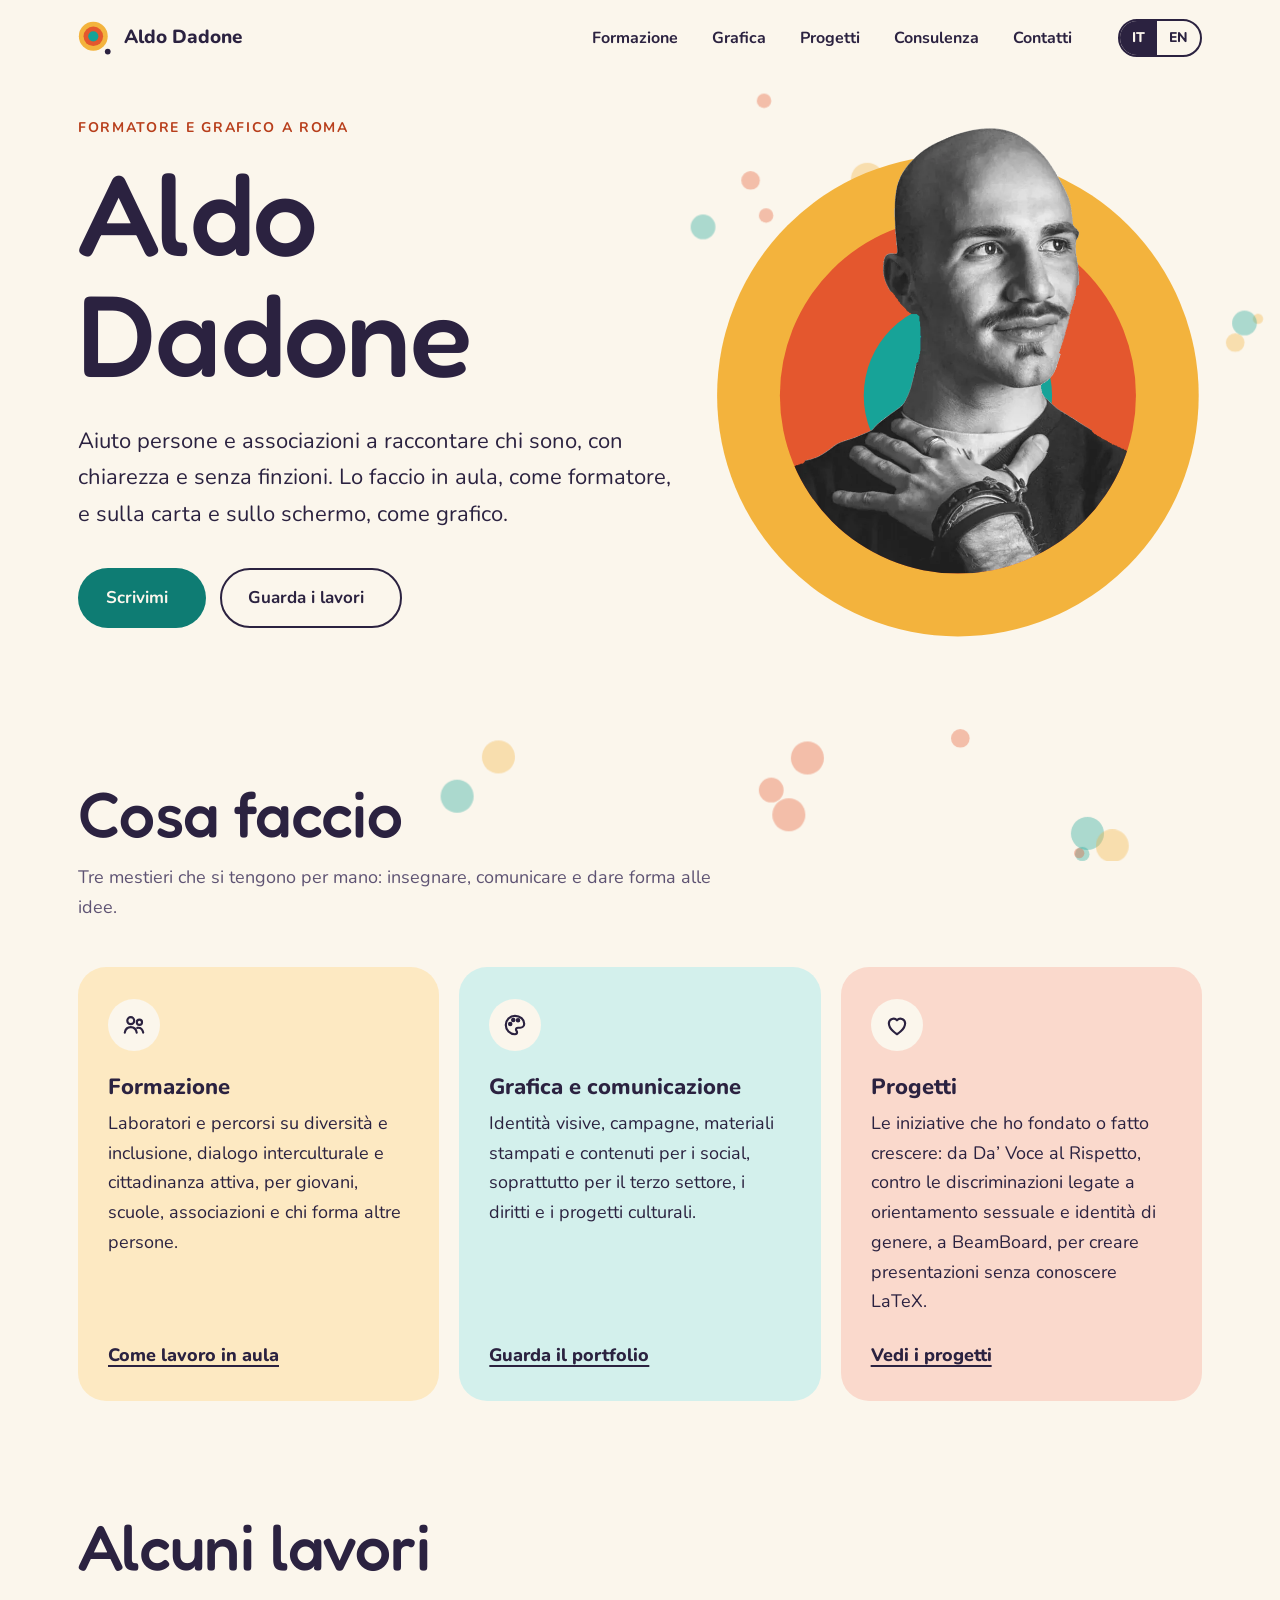
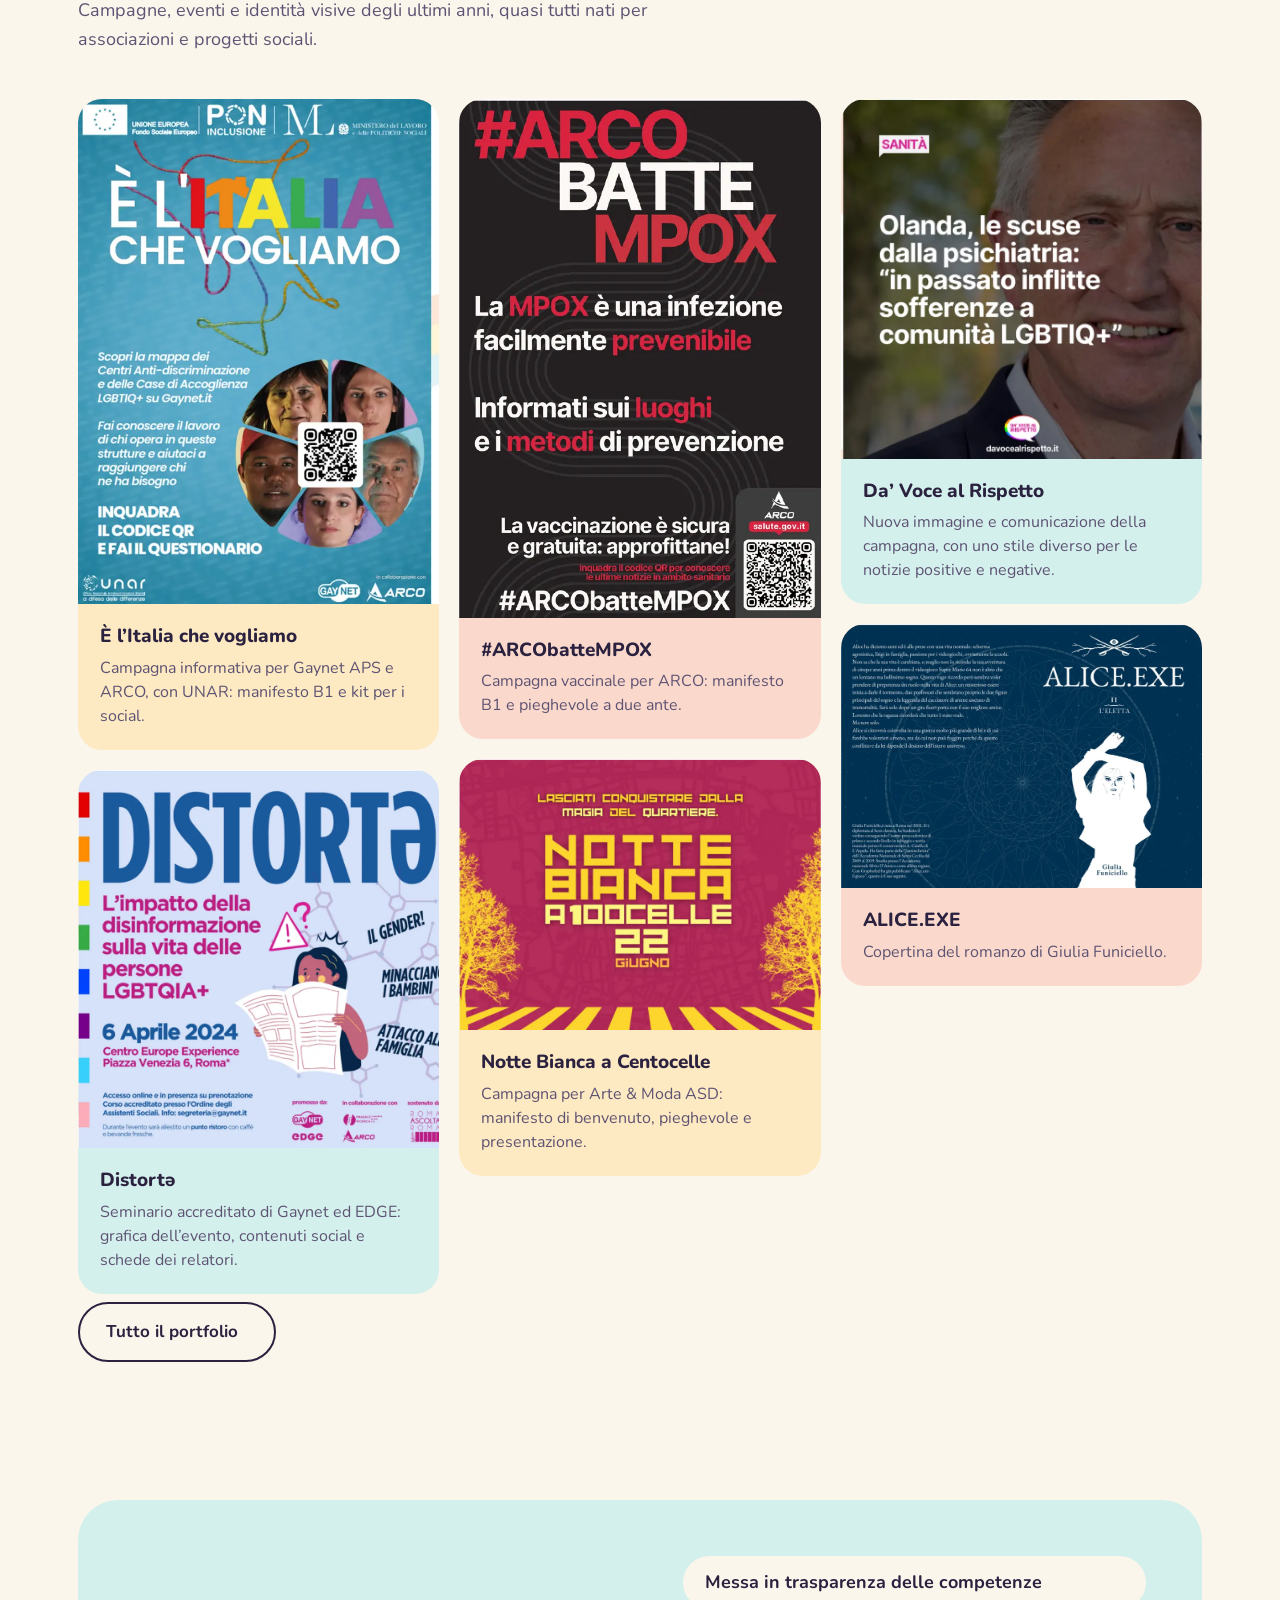
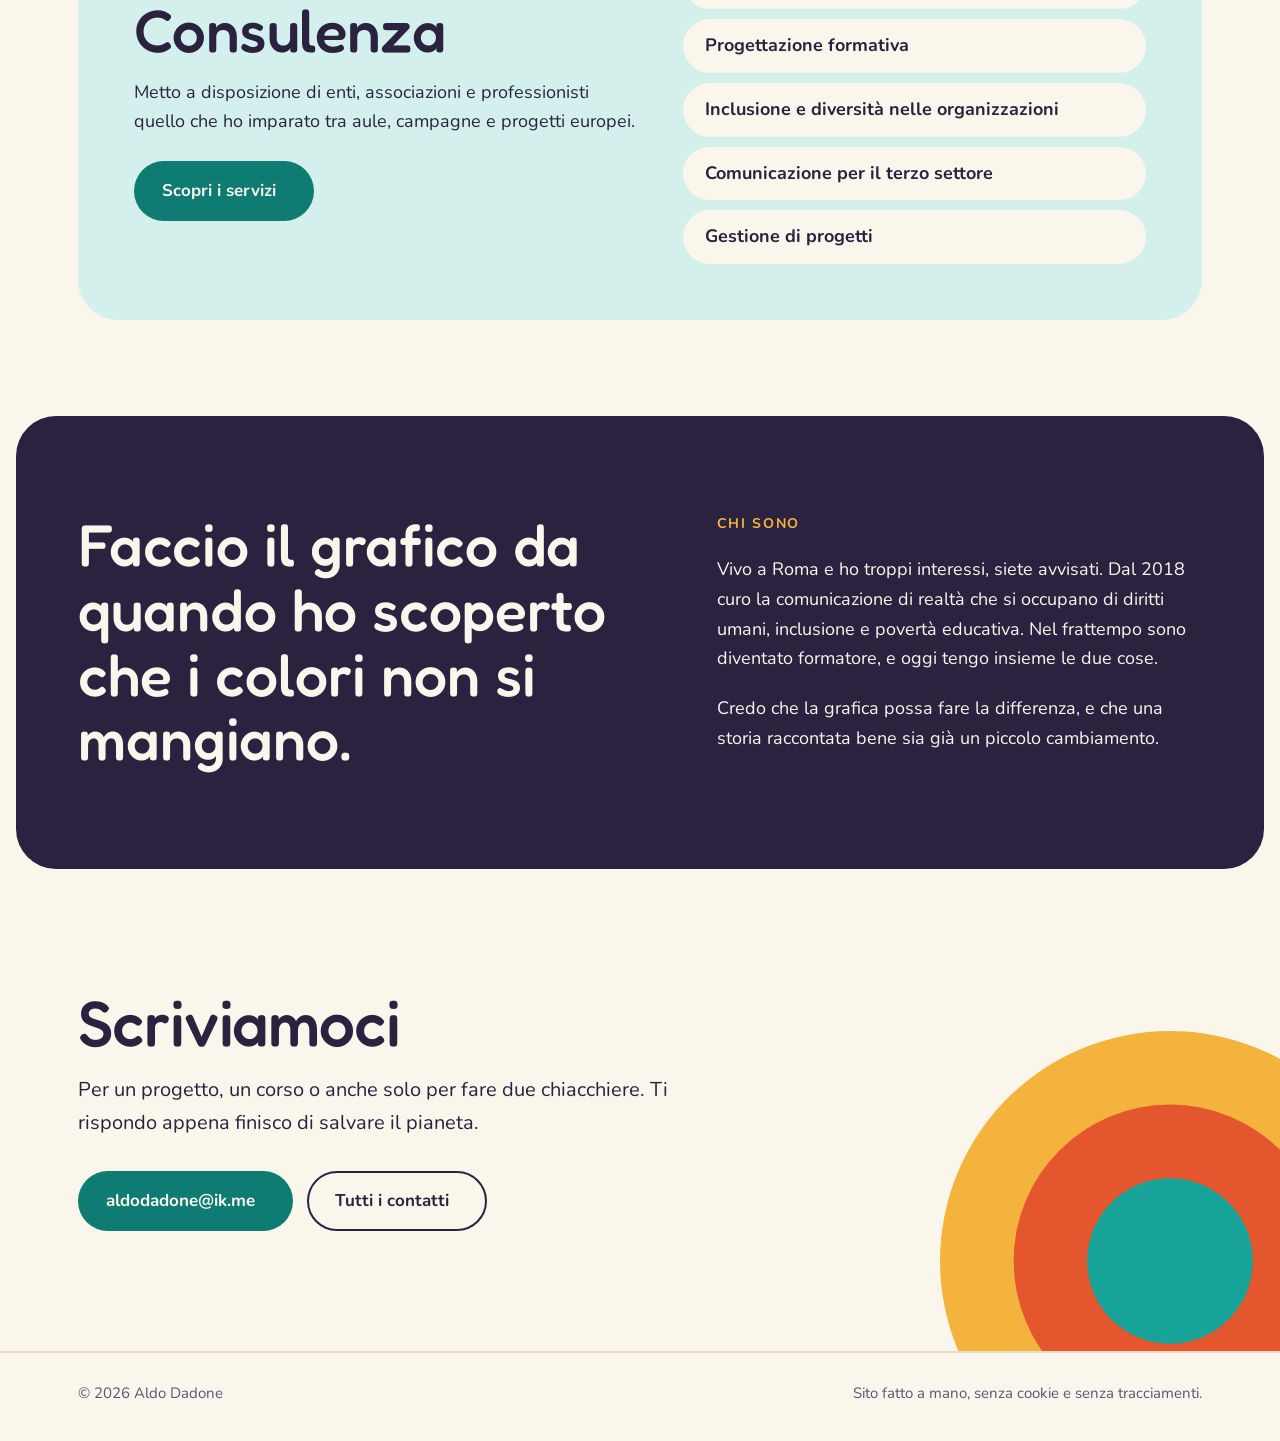
<file: index.html>
<!doctype html>
<html lang="it">
<head>
<meta charset="utf-8">
<meta name="viewport" content="width=device-width, initial-scale=1, viewport-fit=cover">
<title>Aldo Dadone · Formazione, grafica e comunicazione</title>
<meta name="description" content="Aldo Dadone, formatore e grafico a Roma. Percorsi su diversità e inclusione, identità visive e campagne per associazioni e progetti culturali.">
<link rel="alternate" hreflang="it" href="https://aldodadone.github.io/">
<link rel="alternate" hreflang="en" href="https://aldodadone.github.io/en/">
<link rel="alternate" hreflang="x-default" href="https://aldodadone.github.io/">
<meta property="og:title" content="Aldo Dadone · Formazione, grafica e comunicazione">
<meta property="og:description" content="Aldo Dadone, formatore e grafico a Roma. Percorsi su diversità e inclusione, identità visive e campagne per associazioni e progetti culturali.">
<meta property="og:type" content="website">
<meta property="og:locale" content="it_IT">
<meta property="og:image" content="https://aldodadone.github.io/img/og.jpg">
<meta property="og:image:width" content="1200">
<meta property="og:image:height" content="630">
<meta name="twitter:card" content="summary_large_image">
<link rel="icon" href="img/icona.svg" type="image/svg+xml">
<link rel="stylesheet" href="css/style.css">
</head>
<body>
<header>
  <div class="wrap testata">
    <a class="marchio" href="index.html" aria-label="Aldo Dadone, pagina iniziale">
      <svg viewBox="0 0 40 40" aria-hidden="true"><circle cx="18" cy="18" r="17" fill="#F3B33D"/><circle cx="18" cy="18" r="11.5" fill="#E4572E"/><circle cx="18" cy="18" r="6" fill="#17A398"/><circle cx="35" cy="36" r="3.4" fill="currentColor"/></svg>
      Aldo Dadone
    </a>
    <nav aria-label="Pagine"><ul><li><a href="formazione.html">Formazione</a></li><li><a href="grafica.html">Grafica</a></li><li><a href="progetti.html">Progetti</a></li><li><a href="consulenza.html">Consulenza</a></li><li><a href="contatti.html">Contatti</a></li></ul></nav>
    <div class="lingua" aria-label="Lingua"><span aria-current="true">IT</span><a href="en/index.html" lang="en" hreflang="en">EN</a></div>
    <details class="menu"><summary>Menu</summary><ul><li><a href="formazione.html">Formazione</a></li><li><a href="grafica.html">Grafica</a></li><li><a href="progetti.html">Progetti</a></li><li><a href="consulenza.html">Consulenza</a></li><li><a href="contatti.html">Contatti</a></li><li><a href="en/index.html" lang="en" hreflang="en">English</a></li></ul></details>
  </div>
</header>
<main>
<div class="sfondo-wrap" aria-hidden="true"><svg class="sfondo" viewBox="0 0 1200 760" preserveAspectRatio="xMidYMin meet"><circle cx="1099" cy="360" r="16" fill="#F3B33D" fill-opacity=".35" style="animation:schizzo 0.25s cubic-bezier(.2,.9,.3,1.2) 0.03s both"/><circle cx="727" cy="691" r="12" fill="#E4572E" fill-opacity=".35" style="animation:schizzo 0.25s cubic-bezier(.2,.9,.3,1.2) 0.12s both"/><circle cx="661" cy="146" r="12" fill="#17A398" fill-opacity=".35" style="animation:schizzo 0.25s cubic-bezier(.2,.9,.3,1.2) 0.14s both"/><circle cx="1004" cy="362" r="7" fill="#F3B33D" fill-opacity=".35" style="animation:schizzo 0.25s cubic-bezier(.2,.9,.3,1.2) 0.05s both"/><circle cx="762" cy="660" r="16" fill="#E4572E" fill-opacity=".35" style="animation:schizzo 0.25s cubic-bezier(.2,.9,.3,1.2) 0.11s both"/><circle cx="890" cy="510" r="5" fill="#F3B33D" fill-opacity=".35" style="animation:schizzo 0.25s cubic-bezier(.2,.9,.3,1.2) 0.08s both"/><circle cx="910" cy="449" r="9" fill="#F3B33D" fill-opacity=".35" style="animation:schizzo 0.25s cubic-bezier(.2,.9,.3,1.2) 0.07s both"/><circle cx="988" cy="205" r="16" fill="#17A398" fill-opacity=".35" style="animation:schizzo 0.25s cubic-bezier(.2,.9,.3,1.2) 0.06s both"/><circle cx="1104" cy="295" r="12" fill="#E4572E" fill-opacity=".35" style="animation:schizzo 0.25s cubic-bezier(.2,.9,.3,1.2) 0.02s both"/><circle cx="874" cy="438" r="7" fill="#E4572E" fill-opacity=".35" style="animation:schizzo 0.25s cubic-bezier(.2,.9,.3,1.2) 0.08s both"/><circle cx="1028" cy="753" r="7" fill="#17A398" fill-opacity=".35" style="animation:schizzo 0.25s cubic-bezier(.2,.9,.3,1.2) 0.04s both"/><circle cx="1033" cy="733" r="16" fill="#17A398" fill-opacity=".35" style="animation:schizzo 0.25s cubic-bezier(.2,.9,.3,1.2) 0.04s both"/><circle cx="1025" cy="752" r="5" fill="#E4572E" fill-opacity=".35" style="animation:schizzo 0.25s cubic-bezier(.2,.9,.3,1.2) 0.04s both"/><circle cx="961" cy="312" r="7" fill="#F3B33D" fill-opacity=".35" style="animation:schizzo 0.25s cubic-bezier(.2,.9,.3,1.2) 0.06s both"/><circle cx="1057" cy="745" r="16" fill="#F3B33D" fill-opacity=".35" style="animation:schizzo 0.25s cubic-bezier(.2,.9,.3,1.2) 0.04s both"/><circle cx="1198" cy="235" r="5" fill="#F3B33D" fill-opacity=".35" style="animation:schizzo 0.25s cubic-bezier(.2,.9,.3,1.2) 0.00s both"/><circle cx="720" cy="24" r="7" fill="#E4572E" fill-opacity=".35" style="animation:schizzo 0.25s cubic-bezier(.2,.9,.3,1.2) 0.12s both"/><circle cx="1176" cy="258" r="9" fill="#F3B33D" fill-opacity=".35" style="animation:schizzo 0.25s cubic-bezier(.2,.9,.3,1.2) 0.01s both"/><circle cx="1076" cy="287" r="12" fill="#17A398" fill-opacity=".35" style="animation:schizzo 0.25s cubic-bezier(.2,.9,.3,1.2) 0.03s both"/><circle cx="463" cy="659" r="16" fill="#F3B33D" fill-opacity=".35" style="animation:schizzo 0.25s cubic-bezier(.2,.9,.3,1.2) 0.19s both"/><circle cx="744" cy="715" r="16" fill="#E4572E" fill-opacity=".35" style="animation:schizzo 0.25s cubic-bezier(.2,.9,.3,1.2) 0.12s both"/><circle cx="1124" cy="332" r="9" fill="#17A398" fill-opacity=".35" style="animation:schizzo 0.25s cubic-bezier(.2,.9,.3,1.2) 0.02s both"/><circle cx="1185" cy="239" r="12" fill="#17A398" fill-opacity=".35" style="animation:schizzo 0.25s cubic-bezier(.2,.9,.3,1.2) 0.01s both"/><circle cx="707" cy="101" r="9" fill="#E4572E" fill-opacity=".35" style="animation:schizzo 0.25s cubic-bezier(.2,.9,.3,1.2) 0.13s both"/><circle cx="423" cy="697" r="16" fill="#17A398" fill-opacity=".35" style="animation:schizzo 0.25s cubic-bezier(.2,.9,.3,1.2) 0.20s both"/><circle cx="722" cy="135" r="7" fill="#E4572E" fill-opacity=".35" style="animation:schizzo 0.25s cubic-bezier(.2,.9,.3,1.2) 0.12s both"/><circle cx="910" cy="641" r="9" fill="#E4572E" fill-opacity=".35" style="animation:schizzo 0.25s cubic-bezier(.2,.9,.3,1.2) 0.07s both"/><circle cx="945" cy="80" r="5" fill="#17A398" fill-opacity=".35" style="animation:schizzo 0.25s cubic-bezier(.2,.9,.3,1.2) 0.07s both"/><circle cx="820" cy="100" r="16" fill="#F3B33D" fill-opacity=".35" style="animation:schizzo 0.25s cubic-bezier(.2,.9,.3,1.2) 0.09s both"/></svg></div><section class="wrap apertura">
    <div class="testo">
      <p class="occhiello">Formatore e grafico a Roma</p>
      <h1>Aldo Dadone</h1>
      <p class="lead">Aiuto persone e associazioni a raccontare chi sono, con chiarezza e senza finzioni. Lo faccio in aula, come formatore, e sulla carta e sullo schermo, come grafico.</p>
      <div class="azioni">
        <a class="btn btn-pieno" href="contatti.html">Scrivimi</a>
        <a class="btn btn-vuoto" href="grafica.html">Guarda i lavori</a>
      </div>
    </div>
    <div class="ritratto"><svg class="medaglione" viewBox="-24 0 948 994" role="img" aria-label="Ritratto di Aldo Dadone"><defs><clipPath id="cornice1"><circle class="clip-cerchio" cx="450" cy="520" r="346"/><rect x="-200" y="-200" width="1300" height="720"/></clipPath></defs><circle cx="450" cy="520" r="468" fill="#F3B33D"/><circle cx="450" cy="520" r="346" fill="#E4572E"/><circle cx="450" cy="520" r="183" fill="#17A398"/><image href="img/foto_cta.webp" x="0" y="0" width="900" height="904" clip-path="url(#cornice1)"/></svg></div>
  </section>

  <section class="wrap porte" aria-labelledby="t-porte">
    <h2 id="t-porte">Cosa faccio</h2>
    <p class="intro">Tre mestieri che si tengono per mano: insegnare, comunicare e dare forma alle idee.</p>
    <div class="griglia3">
      <a class="porta" href="formazione.html">
        <span class="icona"><svg viewBox="0 0 24 24" fill="none" stroke="currentColor" stroke-width="2" stroke-linecap="round" stroke-linejoin="round" aria-hidden="true"><circle cx="9" cy="8" r="3.2"/><circle cx="17" cy="9.5" r="2.4"/><path d="M3.5 19c.6-3.2 2.8-5 5.5-5s4.9 1.8 5.5 5M15 14.6c2.6-.4 4.8 1 5.5 4.4"/></svg></span>
        <h3>Formazione</h3>
        <p>Laboratori e percorsi su diversità e inclusione, dialogo interculturale e cittadinanza attiva, per giovani, scuole, associazioni e chi forma altre persone.</p>
        <span class="vai">Come lavoro in aula</span>
      </a>
      <a class="porta" href="grafica.html">
        <span class="icona"><svg viewBox="0 0 24 24" fill="none" stroke="currentColor" stroke-width="2" stroke-linecap="round" stroke-linejoin="round" aria-hidden="true"><path d="M12 3.5a8.5 8.5 0 1 0 0 17c1.3 0 1.9-.8 1.9-1.7 0-1.2-1-1.6-1-2.6 0-1 .8-1.7 1.9-1.7h2c2 0 3.7-1.6 3.7-3.7C20.5 6.8 16.7 3.5 12 3.5Z"/><circle cx="7.6" cy="11" r="1.1" fill="currentColor"/><circle cx="10.4" cy="7.4" r="1.1" fill="currentColor"/><circle cx="14.8" cy="7.6" r="1.1" fill="currentColor"/></svg></span>
        <h3>Grafica e comunicazione</h3>
        <p>Identità visive, campagne, materiali stampati e contenuti per i social, soprattutto per il terzo settore, i diritti e i progetti culturali.</p>
        <span class="vai">Guarda il portfolio</span>
      </a>
      <a class="porta" href="progetti.html">
        <span class="icona"><svg viewBox="0 0 24 24" fill="none" stroke="currentColor" stroke-width="2" stroke-linecap="round" stroke-linejoin="round" aria-hidden="true"><path d="M12 20.5s-7.5-4.4-7.5-10.2A4.3 4.3 0 0 1 12 7.6a4.3 4.3 0 0 1 7.5 2.7c0 5.8-7.5 10.2-7.5 10.2Z"/></svg></span>
        <h3>Progetti</h3>
        <p>Le iniziative che ho fondato o fatto crescere: da Da’ Voce al Rispetto, contro le discriminazioni legate a orientamento sessuale e identità di genere, a BeamBoard, per creare presentazioni senza conoscere LaTeX.</p>
        <span class="vai">Vedi i progetti</span>
      </a>
    </div>
  </section>

  <section class="wrap lavori" aria-labelledby="t-lavori">
    <h2 id="t-lavori">Alcuni lavori</h2>
    <p class="intro">Campagne, eventi e identità visive degli ultimi anni, quasi tutti nati per associazioni e progetti sociali.</p>
    <div class="mosaico">
      <figure class="lavoro"><div class="cornice-img"><img loading="lazy" src="img/italia.webp" width="644" height="900" alt="Manifesto della campagna «È l’Italia che vogliamo», con la scritta colorata e i volti di cinque persone in un cerchio."></div><figcaption><b>È l’Italia che vogliamo</b><span>Campagna informativa per Gaynet APS e ARCO, con UNAR: manifesto B1 e kit per i social.</span></figcaption></figure>
      <figure class="lavoro"><div class="cornice-img"><img loading="lazy" src="img/distorta.webp" width="860" height="900" alt="Locandina del seminario Distortə sull’impatto della disinformazione, con una ragazza illustrata che legge il giornale."></div><figcaption><b>Distortə</b><span>Seminario accreditato di Gaynet ed EDGE: grafica dell’evento, contenuti social e schede dei relatori.</span></figcaption></figure>
      <figure class="lavoro"><div class="cornice-img"><img loading="lazy" src="img/arco.webp" width="627" height="900" alt="Manifesto nero e rosso della campagna #ARCObatteMPOX sulla vaccinazione."></div><figcaption><b>#ARCObatteMPOX</b><span>Campagna vaccinale per ARCO: manifesto B1 e pieghevole a due ante.</span></figcaption></figure>
      <figure class="lavoro"><div class="cornice-img"><img loading="lazy" src="img/nottebianca.webp" width="900" height="674" alt="Manifesto magenta e giallo della Notte Bianca a Centocelle, 22 giugno."></div><figcaption><b>Notte Bianca a Centocelle</b><span>Campagna per Arte &amp; Moda ASD: manifesto di benvenuto, pieghevole e presentazione.</span></figcaption></figure>
      <figure class="lavoro"><div class="cornice-img"><img loading="lazy" src="img/dvr.webp" width="779" height="775" alt="Post di Da’ Voce al Rispetto con titolo di notizia bianco su foto scura."></div><figcaption><b>Da’ Voce al Rispetto</b><span>Nuova immagine e comunicazione della campagna, con uno stile diverso per le notizie positive e negative.</span></figcaption></figure>
      <figure class="lavoro"><div class="cornice-img"><img loading="lazy" src="img/alice.webp" width="900" height="657" alt="Copertina blu notte del romanzo ALICE.EXE II, L’eletta, con la sagoma bianca di una ragazza."></div><figcaption><b>ALICE.EXE</b><span>Copertina del romanzo di Giulia Funiciello.</span></figcaption></figure>
    </div>
    <p class="altri-lavori"><a class="btn btn-vuoto" href="grafica.html">Tutto il portfolio</a></p>
  </section>

  <section class="wrap consulenza-home" aria-labelledby="t-cons">
    <div class="riquadro">
      <div>
        <h2 id="t-cons">Consulenza</h2>
        <p>Metto a disposizione di enti, associazioni e professionisti quello che ho imparato tra aule, campagne e progetti europei.</p>
        <a class="btn btn-pieno" href="consulenza.html">Scopri i servizi</a>
      </div>
      <ul>
        <li>Messa in trasparenza delle competenze</li>
        <li>Progettazione formativa</li>
        <li>Inclusione e diversità nelle organizzazioni</li>
        <li>Comunicazione per il terzo settore</li>
        <li>Gestione di progetti</li>
      </ul>
    </div>
  </section>

  <section class="banda" aria-labelledby="t-chi">
    <div class="wrap">
      <blockquote id="t-chi">Faccio il grafico da quando ho scoperto che i colori non si mangiano.</blockquote>
      <div>
        <p class="occhiello">Chi sono</p>
        <p>Vivo a Roma e ho troppi interessi, siete avvisati. Dal 2018 curo la comunicazione di realtà che si occupano di diritti umani, inclusione e povertà educativa. Nel frattempo sono diventato formatore, e oggi tengo insieme le due cose.</p>
        <p>Credo che la grafica possa fare la differenza, e che una storia raccontata bene sia già un piccolo cambiamento.</p>
      </div>
    </div>
  </section>

  <section class="contatti" aria-labelledby="t-contatti">
    <div class="wrap">
      <h2 id="t-contatti">Scriviamoci</h2>
      <p>Per un progetto, un corso o anche solo per fare due chiacchiere. Ti rispondo appena finisco di salvare il pianeta.</p>
      <div class="azioni">
        <a class="btn btn-pieno" href="mailto:aldodadone@ik.me">aldodadone@ik.me</a>
        <a class="btn btn-vuoto" href="contatti.html">Tutti i contatti</a>
      </div>
    </div>
    <svg class="cerchi" viewBox="0 0 400 400" aria-hidden="true"><circle cx="200" cy="200" r="200" fill="#F3B33D"/><circle cx="200" cy="200" r="136" fill="#E4572E"/><circle cx="200" cy="200" r="72" fill="#17A398"/></svg>
  </section>
</main>
<footer>
  <div class="wrap">
    <span>© 2026 Aldo Dadone</span>
    <span>Sito fatto a mano, senza cookie e senza tracciamenti.</span>
  </div>
</footer>
</body>
</html>
</file>
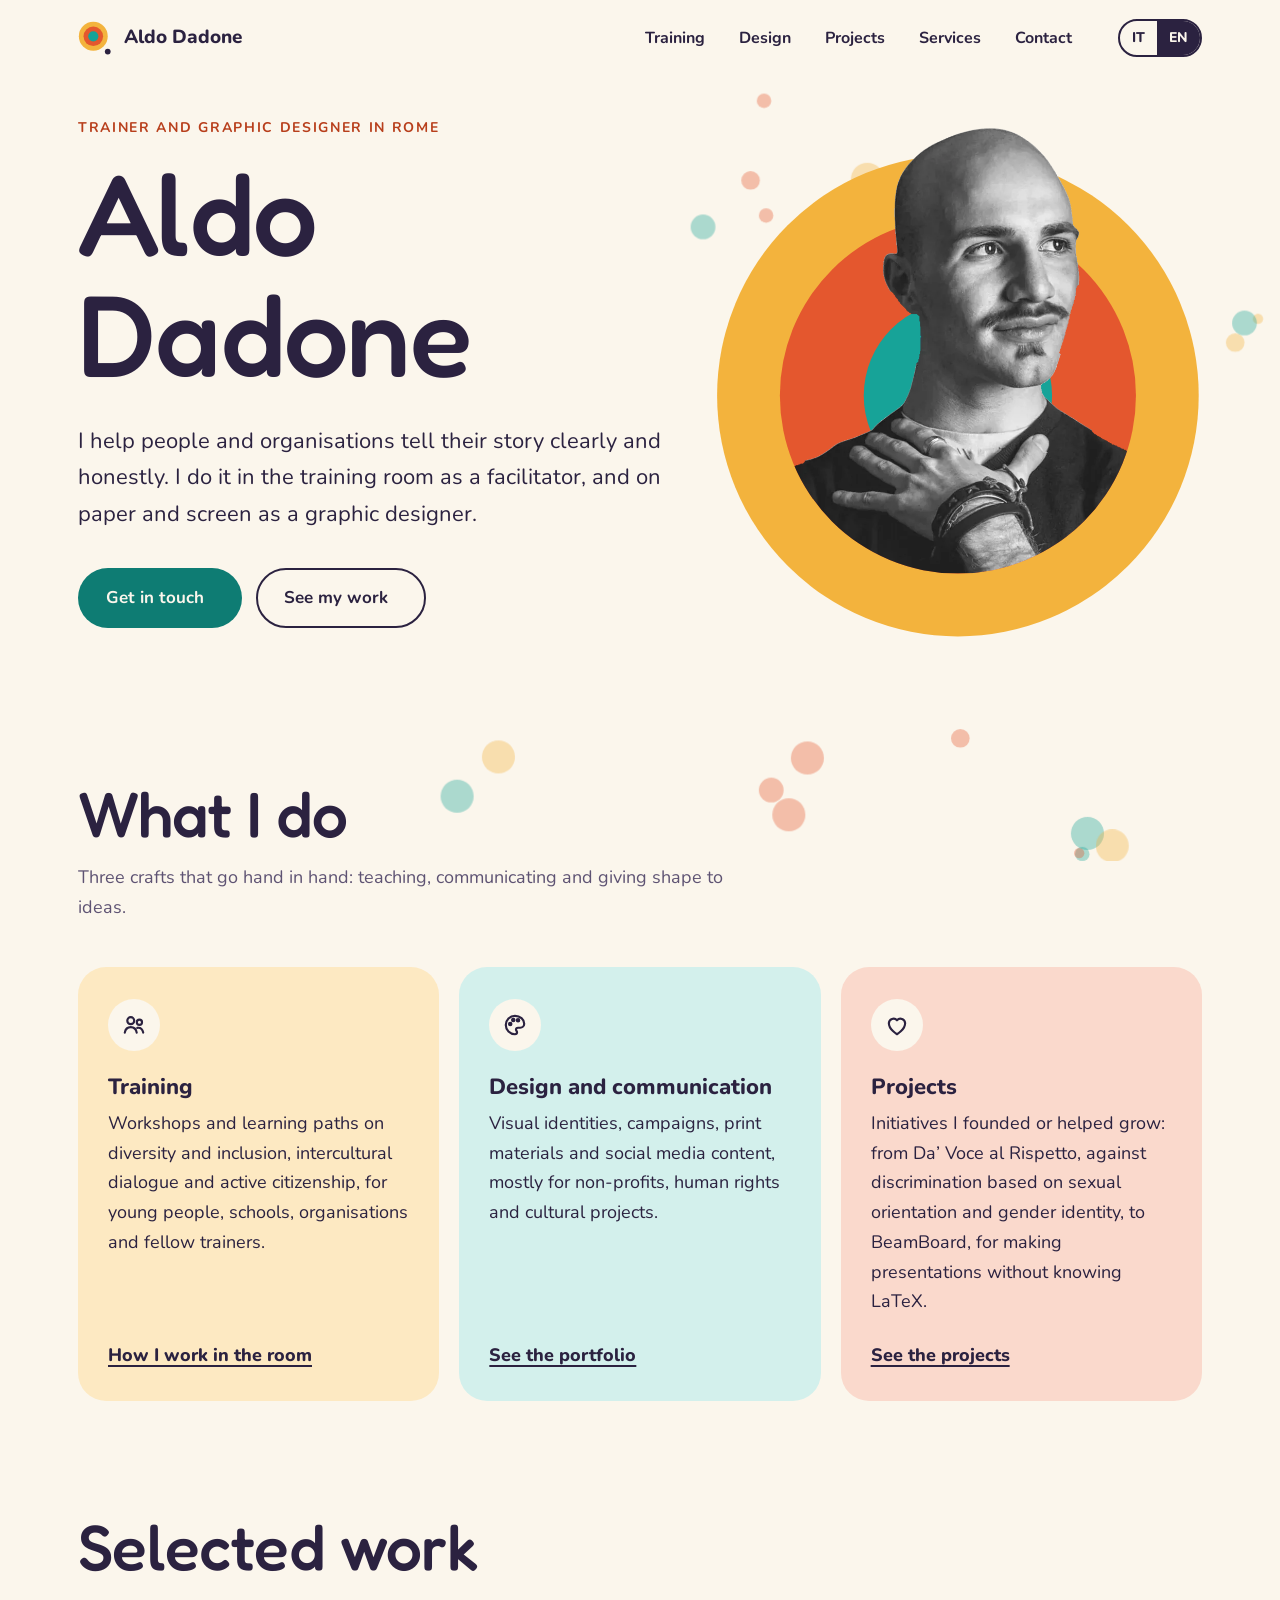
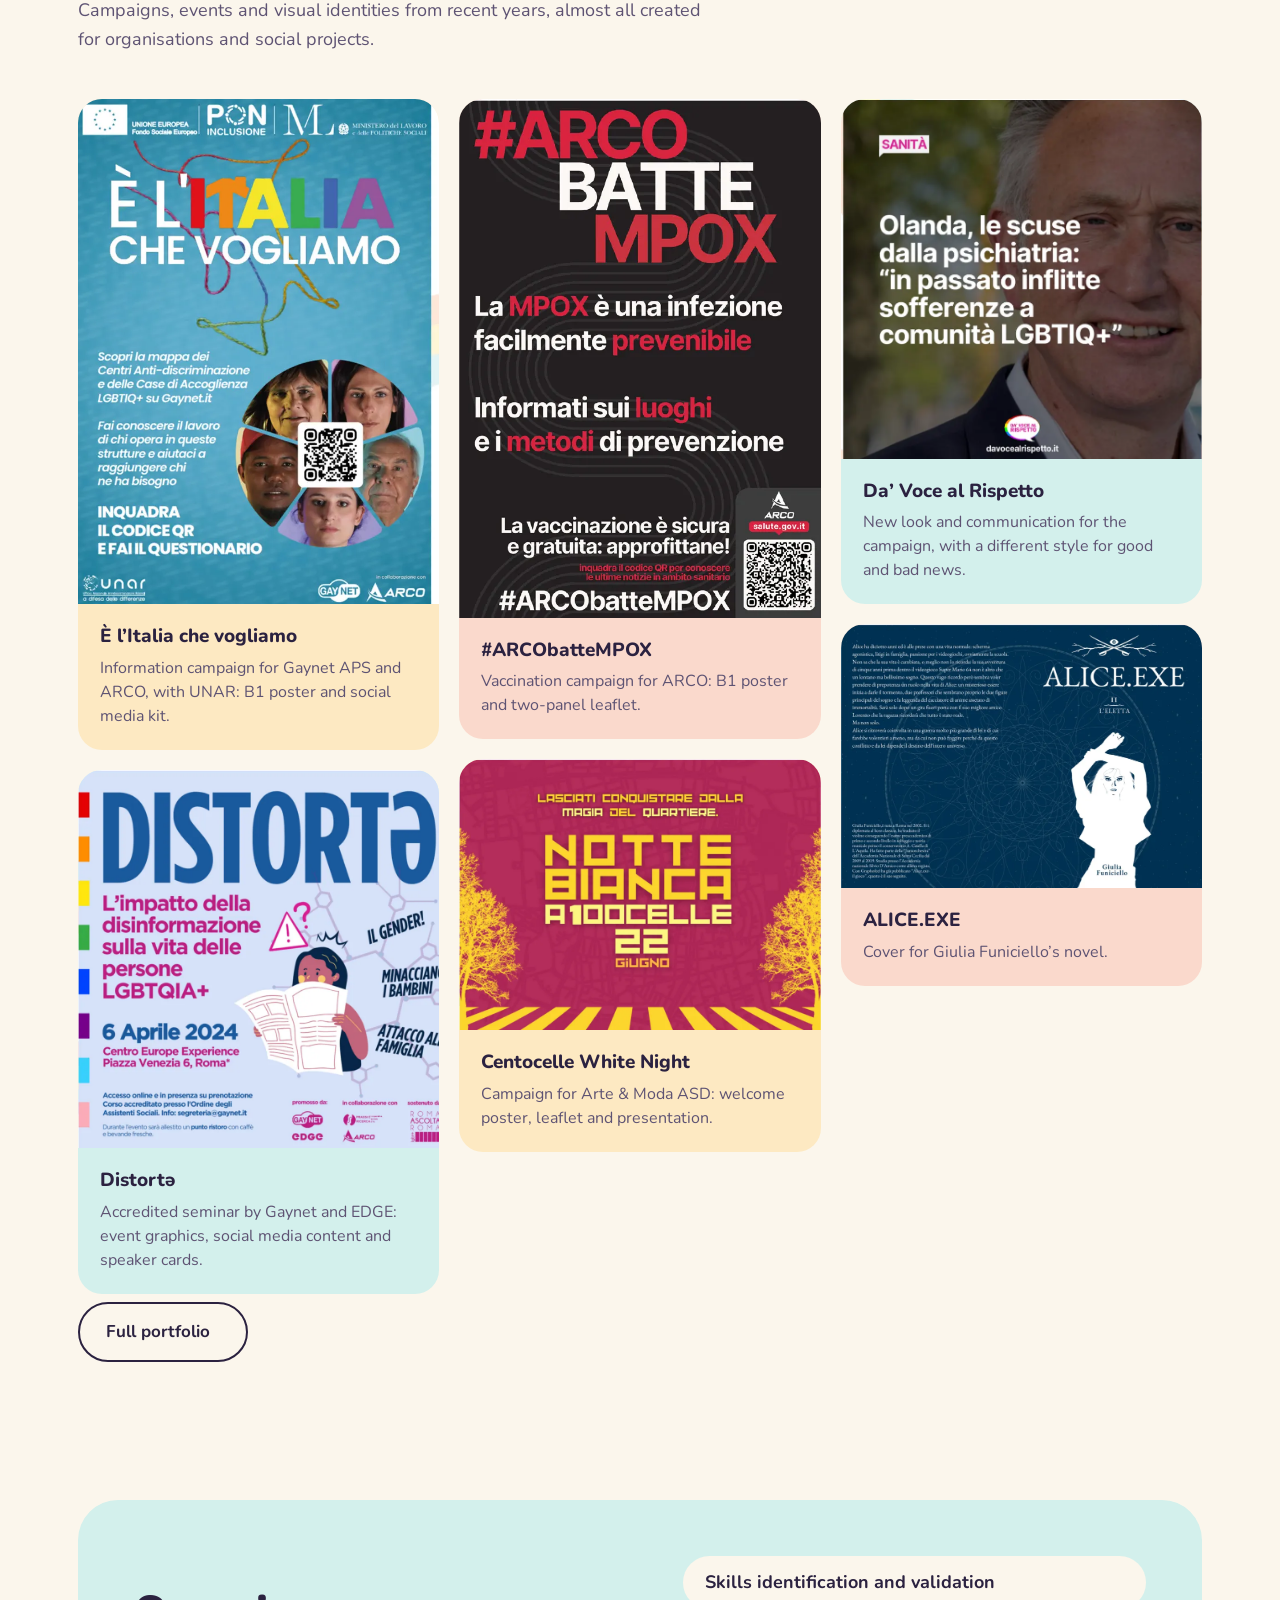
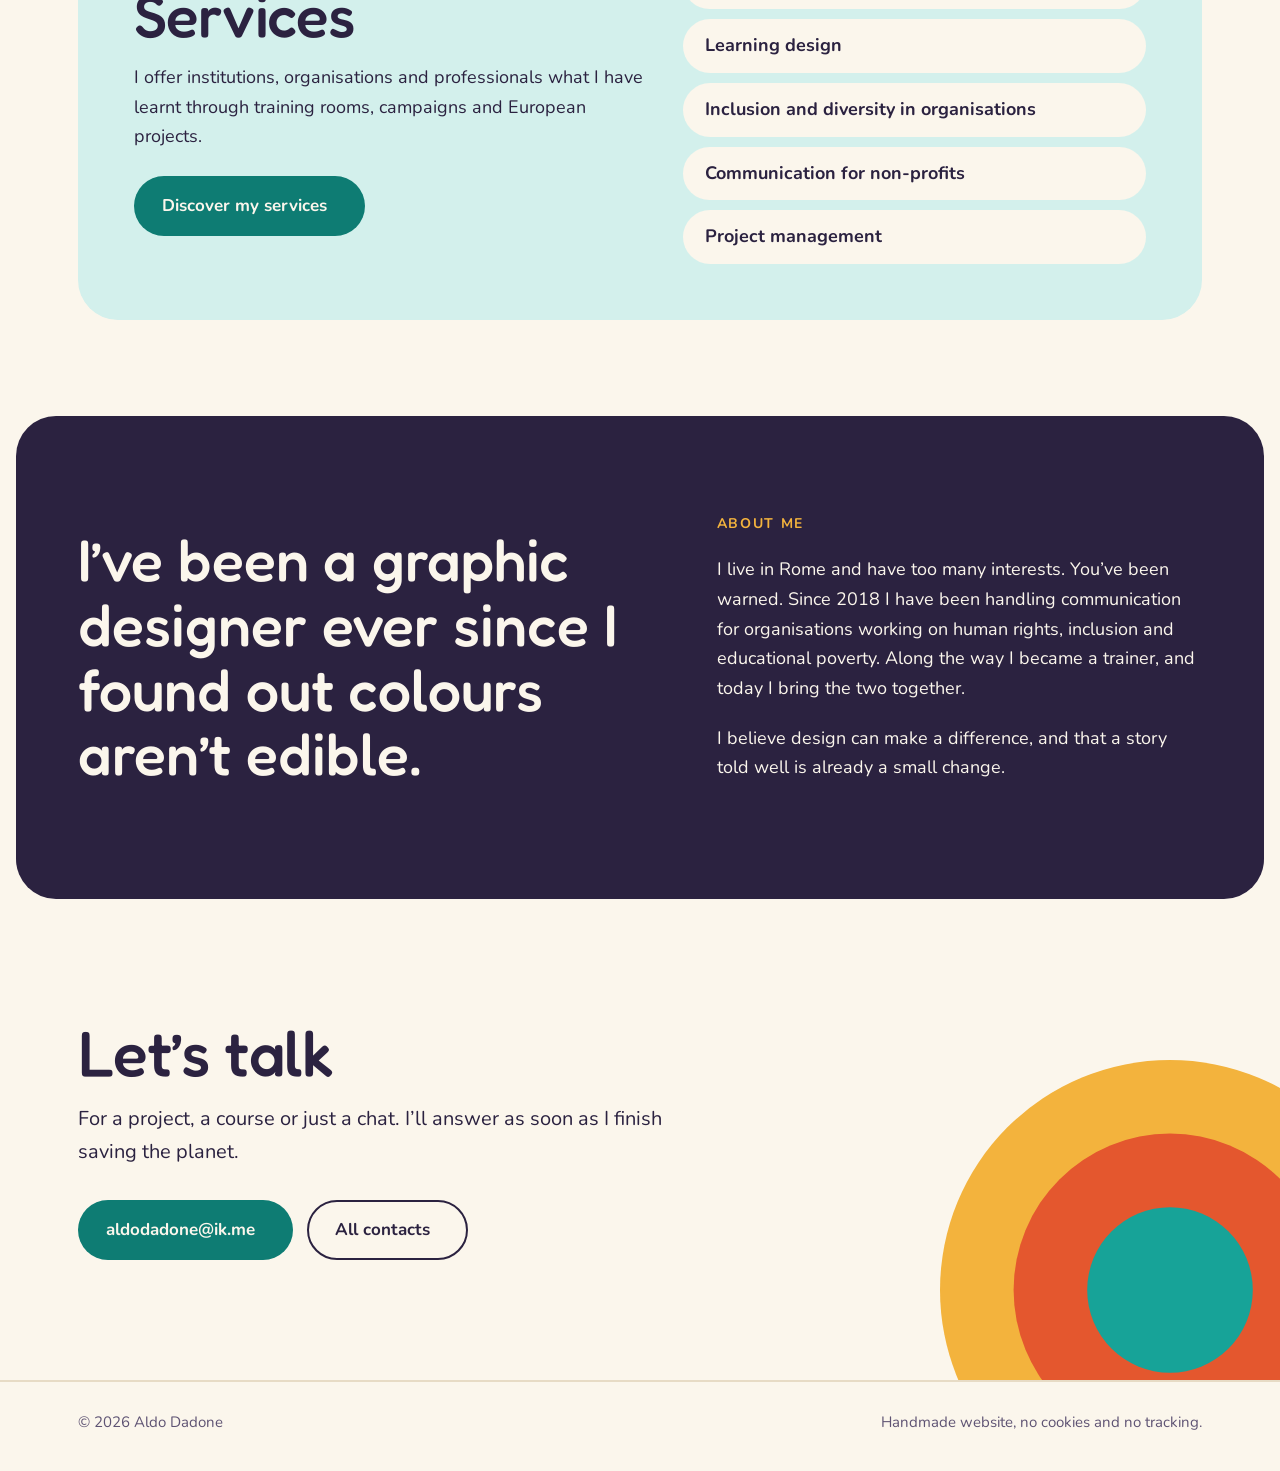
<file: en/index.html>
<!doctype html>
<html lang="en">
<head>
<meta charset="utf-8">
<meta name="viewport" content="width=device-width, initial-scale=1, viewport-fit=cover">
<title>Aldo Dadone · Training, design and communication</title>
<meta name="description" content="Aldo Dadone, trainer and graphic designer based in Rome. Workshops on diversity and inclusion, visual identities and campaigns for organisations and cultural projects.">
<link rel="alternate" hreflang="it" href="https://aldodadone.github.io/">
<link rel="alternate" hreflang="en" href="https://aldodadone.github.io/en/">
<link rel="alternate" hreflang="x-default" href="https://aldodadone.github.io/">
<meta property="og:title" content="Aldo Dadone · Training, design and communication">
<meta property="og:description" content="Aldo Dadone, trainer and graphic designer based in Rome. Workshops on diversity and inclusion, visual identities and campaigns for organisations and cultural projects.">
<meta property="og:type" content="website">
<meta property="og:locale" content="en_GB">
<meta property="og:image" content="https://aldodadone.github.io/img/og.jpg">
<meta property="og:image:width" content="1200">
<meta property="og:image:height" content="630">
<meta name="twitter:card" content="summary_large_image">
<link rel="icon" href="../img/icona.svg" type="image/svg+xml">
<link rel="stylesheet" href="../css/style.css">
</head>
<body>
<header>
  <div class="wrap testata">
    <a class="marchio" href="index.html" aria-label="Aldo Dadone, home page">
      <svg viewBox="0 0 40 40" aria-hidden="true"><circle cx="18" cy="18" r="17" fill="#F3B33D"/><circle cx="18" cy="18" r="11.5" fill="#E4572E"/><circle cx="18" cy="18" r="6" fill="#17A398"/><circle cx="35" cy="36" r="3.4" fill="currentColor"/></svg>
      Aldo Dadone
    </a>
    <nav aria-label="Pages"><ul><li><a href="formazione.html">Training</a></li><li><a href="grafica.html">Design</a></li><li><a href="progetti.html">Projects</a></li><li><a href="consulenza.html">Services</a></li><li><a href="contatti.html">Contact</a></li></ul></nav>
    <div class="lingua" aria-label="Language"><a href="../index.html" lang="it" hreflang="it">IT</a><span aria-current="true">EN</span></div>
    <details class="menu"><summary>Menu</summary><ul><li><a href="formazione.html">Training</a></li><li><a href="grafica.html">Design</a></li><li><a href="progetti.html">Projects</a></li><li><a href="consulenza.html">Services</a></li><li><a href="contatti.html">Contact</a></li><li><a href="../index.html" lang="it" hreflang="it">Italiano</a></li></ul></details>
  </div>
</header>
<main>
<div class="sfondo-wrap" aria-hidden="true"><svg class="sfondo" viewBox="0 0 1200 760" preserveAspectRatio="xMidYMin meet"><circle cx="1099" cy="360" r="16" fill="#F3B33D" fill-opacity=".35" style="animation:schizzo 0.25s cubic-bezier(.2,.9,.3,1.2) 0.03s both"/><circle cx="727" cy="691" r="12" fill="#E4572E" fill-opacity=".35" style="animation:schizzo 0.25s cubic-bezier(.2,.9,.3,1.2) 0.12s both"/><circle cx="661" cy="146" r="12" fill="#17A398" fill-opacity=".35" style="animation:schizzo 0.25s cubic-bezier(.2,.9,.3,1.2) 0.14s both"/><circle cx="1004" cy="362" r="7" fill="#F3B33D" fill-opacity=".35" style="animation:schizzo 0.25s cubic-bezier(.2,.9,.3,1.2) 0.05s both"/><circle cx="762" cy="660" r="16" fill="#E4572E" fill-opacity=".35" style="animation:schizzo 0.25s cubic-bezier(.2,.9,.3,1.2) 0.11s both"/><circle cx="890" cy="510" r="5" fill="#F3B33D" fill-opacity=".35" style="animation:schizzo 0.25s cubic-bezier(.2,.9,.3,1.2) 0.08s both"/><circle cx="910" cy="449" r="9" fill="#F3B33D" fill-opacity=".35" style="animation:schizzo 0.25s cubic-bezier(.2,.9,.3,1.2) 0.07s both"/><circle cx="988" cy="205" r="16" fill="#17A398" fill-opacity=".35" style="animation:schizzo 0.25s cubic-bezier(.2,.9,.3,1.2) 0.06s both"/><circle cx="1104" cy="295" r="12" fill="#E4572E" fill-opacity=".35" style="animation:schizzo 0.25s cubic-bezier(.2,.9,.3,1.2) 0.02s both"/><circle cx="874" cy="438" r="7" fill="#E4572E" fill-opacity=".35" style="animation:schizzo 0.25s cubic-bezier(.2,.9,.3,1.2) 0.08s both"/><circle cx="1028" cy="753" r="7" fill="#17A398" fill-opacity=".35" style="animation:schizzo 0.25s cubic-bezier(.2,.9,.3,1.2) 0.04s both"/><circle cx="1033" cy="733" r="16" fill="#17A398" fill-opacity=".35" style="animation:schizzo 0.25s cubic-bezier(.2,.9,.3,1.2) 0.04s both"/><circle cx="1025" cy="752" r="5" fill="#E4572E" fill-opacity=".35" style="animation:schizzo 0.25s cubic-bezier(.2,.9,.3,1.2) 0.04s both"/><circle cx="961" cy="312" r="7" fill="#F3B33D" fill-opacity=".35" style="animation:schizzo 0.25s cubic-bezier(.2,.9,.3,1.2) 0.06s both"/><circle cx="1057" cy="745" r="16" fill="#F3B33D" fill-opacity=".35" style="animation:schizzo 0.25s cubic-bezier(.2,.9,.3,1.2) 0.04s both"/><circle cx="1198" cy="235" r="5" fill="#F3B33D" fill-opacity=".35" style="animation:schizzo 0.25s cubic-bezier(.2,.9,.3,1.2) 0.00s both"/><circle cx="720" cy="24" r="7" fill="#E4572E" fill-opacity=".35" style="animation:schizzo 0.25s cubic-bezier(.2,.9,.3,1.2) 0.12s both"/><circle cx="1176" cy="258" r="9" fill="#F3B33D" fill-opacity=".35" style="animation:schizzo 0.25s cubic-bezier(.2,.9,.3,1.2) 0.01s both"/><circle cx="1076" cy="287" r="12" fill="#17A398" fill-opacity=".35" style="animation:schizzo 0.25s cubic-bezier(.2,.9,.3,1.2) 0.03s both"/><circle cx="463" cy="659" r="16" fill="#F3B33D" fill-opacity=".35" style="animation:schizzo 0.25s cubic-bezier(.2,.9,.3,1.2) 0.19s both"/><circle cx="744" cy="715" r="16" fill="#E4572E" fill-opacity=".35" style="animation:schizzo 0.25s cubic-bezier(.2,.9,.3,1.2) 0.12s both"/><circle cx="1124" cy="332" r="9" fill="#17A398" fill-opacity=".35" style="animation:schizzo 0.25s cubic-bezier(.2,.9,.3,1.2) 0.02s both"/><circle cx="1185" cy="239" r="12" fill="#17A398" fill-opacity=".35" style="animation:schizzo 0.25s cubic-bezier(.2,.9,.3,1.2) 0.01s both"/><circle cx="707" cy="101" r="9" fill="#E4572E" fill-opacity=".35" style="animation:schizzo 0.25s cubic-bezier(.2,.9,.3,1.2) 0.13s both"/><circle cx="423" cy="697" r="16" fill="#17A398" fill-opacity=".35" style="animation:schizzo 0.25s cubic-bezier(.2,.9,.3,1.2) 0.20s both"/><circle cx="722" cy="135" r="7" fill="#E4572E" fill-opacity=".35" style="animation:schizzo 0.25s cubic-bezier(.2,.9,.3,1.2) 0.12s both"/><circle cx="910" cy="641" r="9" fill="#E4572E" fill-opacity=".35" style="animation:schizzo 0.25s cubic-bezier(.2,.9,.3,1.2) 0.07s both"/><circle cx="945" cy="80" r="5" fill="#17A398" fill-opacity=".35" style="animation:schizzo 0.25s cubic-bezier(.2,.9,.3,1.2) 0.07s both"/><circle cx="820" cy="100" r="16" fill="#F3B33D" fill-opacity=".35" style="animation:schizzo 0.25s cubic-bezier(.2,.9,.3,1.2) 0.09s both"/></svg></div><section class="wrap apertura">
    <div class="testo">
      <p class="occhiello">Trainer and graphic designer in Rome</p>
      <h1>Aldo Dadone</h1>
      <p class="lead">I help people and organisations tell their story clearly and honestly. I do it in the training room as a facilitator, and on paper and screen as a graphic designer.</p>
      <div class="azioni">
        <a class="btn btn-pieno" href="contatti.html">Get in touch</a>
        <a class="btn btn-vuoto" href="grafica.html">See my work</a>
      </div>
    </div>
    <div class="ritratto"><svg class="medaglione" viewBox="-24 0 948 994" role="img" aria-label="Portrait of Aldo Dadone"><defs><clipPath id="cornice-en1"><circle class="clip-cerchio" cx="450" cy="520" r="346"/><rect x="-200" y="-200" width="1300" height="720"/></clipPath></defs><circle cx="450" cy="520" r="468" fill="#F3B33D"/><circle cx="450" cy="520" r="346" fill="#E4572E"/><circle cx="450" cy="520" r="183" fill="#17A398"/><image href="../img/foto_cta.webp" x="0" y="0" width="900" height="904" clip-path="url(#cornice-en1)"/></svg></div>
  </section>

  <section class="wrap porte" aria-labelledby="t-porte">
    <h2 id="t-porte">What I do</h2>
    <p class="intro">Three crafts that go hand in hand: teaching, communicating and giving shape to ideas.</p>
    <div class="griglia3">
      <a class="porta" href="formazione.html">
        <span class="icona"><svg viewBox="0 0 24 24" fill="none" stroke="currentColor" stroke-width="2" stroke-linecap="round" stroke-linejoin="round" aria-hidden="true"><circle cx="9" cy="8" r="3.2"/><circle cx="17" cy="9.5" r="2.4"/><path d="M3.5 19c.6-3.2 2.8-5 5.5-5s4.9 1.8 5.5 5M15 14.6c2.6-.4 4.8 1 5.5 4.4"/></svg></span>
        <h3>Training</h3>
        <p>Workshops and learning paths on diversity and inclusion, intercultural dialogue and active citizenship, for young people, schools, organisations and fellow trainers.</p>
        <span class="vai">How I work in the room</span>
      </a>
      <a class="porta" href="grafica.html">
        <span class="icona"><svg viewBox="0 0 24 24" fill="none" stroke="currentColor" stroke-width="2" stroke-linecap="round" stroke-linejoin="round" aria-hidden="true"><path d="M12 3.5a8.5 8.5 0 1 0 0 17c1.3 0 1.9-.8 1.9-1.7 0-1.2-1-1.6-1-2.6 0-1 .8-1.7 1.9-1.7h2c2 0 3.7-1.6 3.7-3.7C20.5 6.8 16.7 3.5 12 3.5Z"/><circle cx="7.6" cy="11" r="1.1" fill="currentColor"/><circle cx="10.4" cy="7.4" r="1.1" fill="currentColor"/><circle cx="14.8" cy="7.6" r="1.1" fill="currentColor"/></svg></span>
        <h3>Design and communication</h3>
        <p>Visual identities, campaigns, print materials and social media content, mostly for non-profits, human rights and cultural projects.</p>
        <span class="vai">See the portfolio</span>
      </a>
      <a class="porta" href="progetti.html">
        <span class="icona"><svg viewBox="0 0 24 24" fill="none" stroke="currentColor" stroke-width="2" stroke-linecap="round" stroke-linejoin="round" aria-hidden="true"><path d="M12 20.5s-7.5-4.4-7.5-10.2A4.3 4.3 0 0 1 12 7.6a4.3 4.3 0 0 1 7.5 2.7c0 5.8-7.5 10.2-7.5 10.2Z"/></svg></span>
        <h3>Projects</h3>
        <p>Initiatives I founded or helped grow: from Da’ Voce al Rispetto, against discrimination based on sexual orientation and gender identity, to BeamBoard, for making presentations without knowing LaTeX.</p>
        <span class="vai">See the projects</span>
      </a>
    </div>
  </section>

  <section class="wrap lavori" aria-labelledby="t-lavori">
    <h2 id="t-lavori">Selected work</h2>
    <p class="intro">Campaigns, events and visual identities from recent years, almost all created for organisations and social projects.</p>
    <div class="mosaico">
      <figure class="lavoro"><div class="cornice-img"><img loading="lazy" src="../img/italia.webp" width="644" height="900" alt="Poster for the campaign “È l’Italia che vogliamo”, with colourful lettering and the faces of five people in a circle."></div><figcaption><b>È l’Italia che vogliamo</b><span>Information campaign for Gaynet APS and ARCO, with UNAR: B1 poster and social media kit.</span></figcaption></figure>
      <figure class="lavoro"><div class="cornice-img"><img loading="lazy" src="../img/distorta.webp" width="860" height="900" alt="Poster for the Distortə seminar on the impact of disinformation, with an illustrated girl reading a newspaper."></div><figcaption><b>Distortə</b><span>Accredited seminar by Gaynet and EDGE: event graphics, social media content and speaker cards.</span></figcaption></figure>
      <figure class="lavoro"><div class="cornice-img"><img loading="lazy" src="../img/arco.webp" width="627" height="900" alt="Black and red poster for the #ARCObatteMPOX vaccination campaign."></div><figcaption><b>#ARCObatteMPOX</b><span>Vaccination campaign for ARCO: B1 poster and two-panel leaflet.</span></figcaption></figure>
      <figure class="lavoro"><div class="cornice-img"><img loading="lazy" src="../img/nottebianca.webp" width="900" height="674" alt="Magenta and yellow poster for the Centocelle White Night, 22 June."></div><figcaption><b>Centocelle White Night</b><span>Campaign for Arte &amp; Moda ASD: welcome poster, leaflet and presentation.</span></figcaption></figure>
      <figure class="lavoro"><div class="cornice-img"><img loading="lazy" src="../img/dvr.webp" width="779" height="775" alt="Da’ Voce al Rispetto post with a white news headline on a dark photo."></div><figcaption><b>Da’ Voce al Rispetto</b><span>New look and communication for the campaign, with a different style for good and bad news.</span></figcaption></figure>
      <figure class="lavoro"><div class="cornice-img"><img loading="lazy" src="../img/alice.webp" width="900" height="657" alt="Midnight-blue cover of the novel ALICE.EXE II, L’eletta, with the white silhouette of a girl."></div><figcaption><b>ALICE.EXE</b><span>Cover for Giulia Funiciello’s novel.</span></figcaption></figure>
    </div>
    <p class="altri-lavori"><a class="btn btn-vuoto" href="grafica.html">Full portfolio</a></p>
  </section>

  <section class="wrap consulenza-home" aria-labelledby="t-cons">
    <div class="riquadro">
      <div>
        <h2 id="t-cons">Services</h2>
        <p>I offer institutions, organisations and professionals what I have learnt through training rooms, campaigns and European projects.</p>
        <a class="btn btn-pieno" href="consulenza.html">Discover my services</a>
      </div>
      <ul>
        <li>Skills identification and validation</li>
        <li>Learning design</li>
        <li>Inclusion and diversity in organisations</li>
        <li>Communication for non-profits</li>
        <li>Project management</li>
      </ul>
    </div>
  </section>

  <section class="banda" aria-labelledby="t-chi">
    <div class="wrap">
      <blockquote id="t-chi">I’ve been a graphic designer ever since I found out colours aren’t edible.</blockquote>
      <div>
        <p class="occhiello">About me</p>
        <p>I live in Rome and have too many interests. You’ve been warned. Since 2018 I have been handling communication for organisations working on human rights, inclusion and educational poverty. Along the way I became a trainer, and today I bring the two together.</p>
        <p>I believe design can make a difference, and that a story told well is already a small change.</p>
      </div>
    </div>
  </section>

  <section class="contatti" aria-labelledby="t-contatti">
    <div class="wrap">
      <h2 id="t-contatti">Let’s talk</h2>
      <p>For a project, a course or just a chat. I’ll answer as soon as I finish saving the planet.</p>
      <div class="azioni">
        <a class="btn btn-pieno" href="mailto:aldodadone@ik.me">aldodadone@ik.me</a>
        <a class="btn btn-vuoto" href="contatti.html">All contacts</a>
      </div>
    </div>
    <svg class="cerchi" viewBox="0 0 400 400" aria-hidden="true"><circle cx="200" cy="200" r="200" fill="#F3B33D"/><circle cx="200" cy="200" r="136" fill="#E4572E"/><circle cx="200" cy="200" r="72" fill="#17A398"/></svg>
  </section>
</main>
<footer>
  <div class="wrap">
    <span>© 2026 Aldo Dadone</span>
    <span>Handmade website, no cookies and no tracking.</span>
  </div>
</footer>
</body>
</html>
</file>
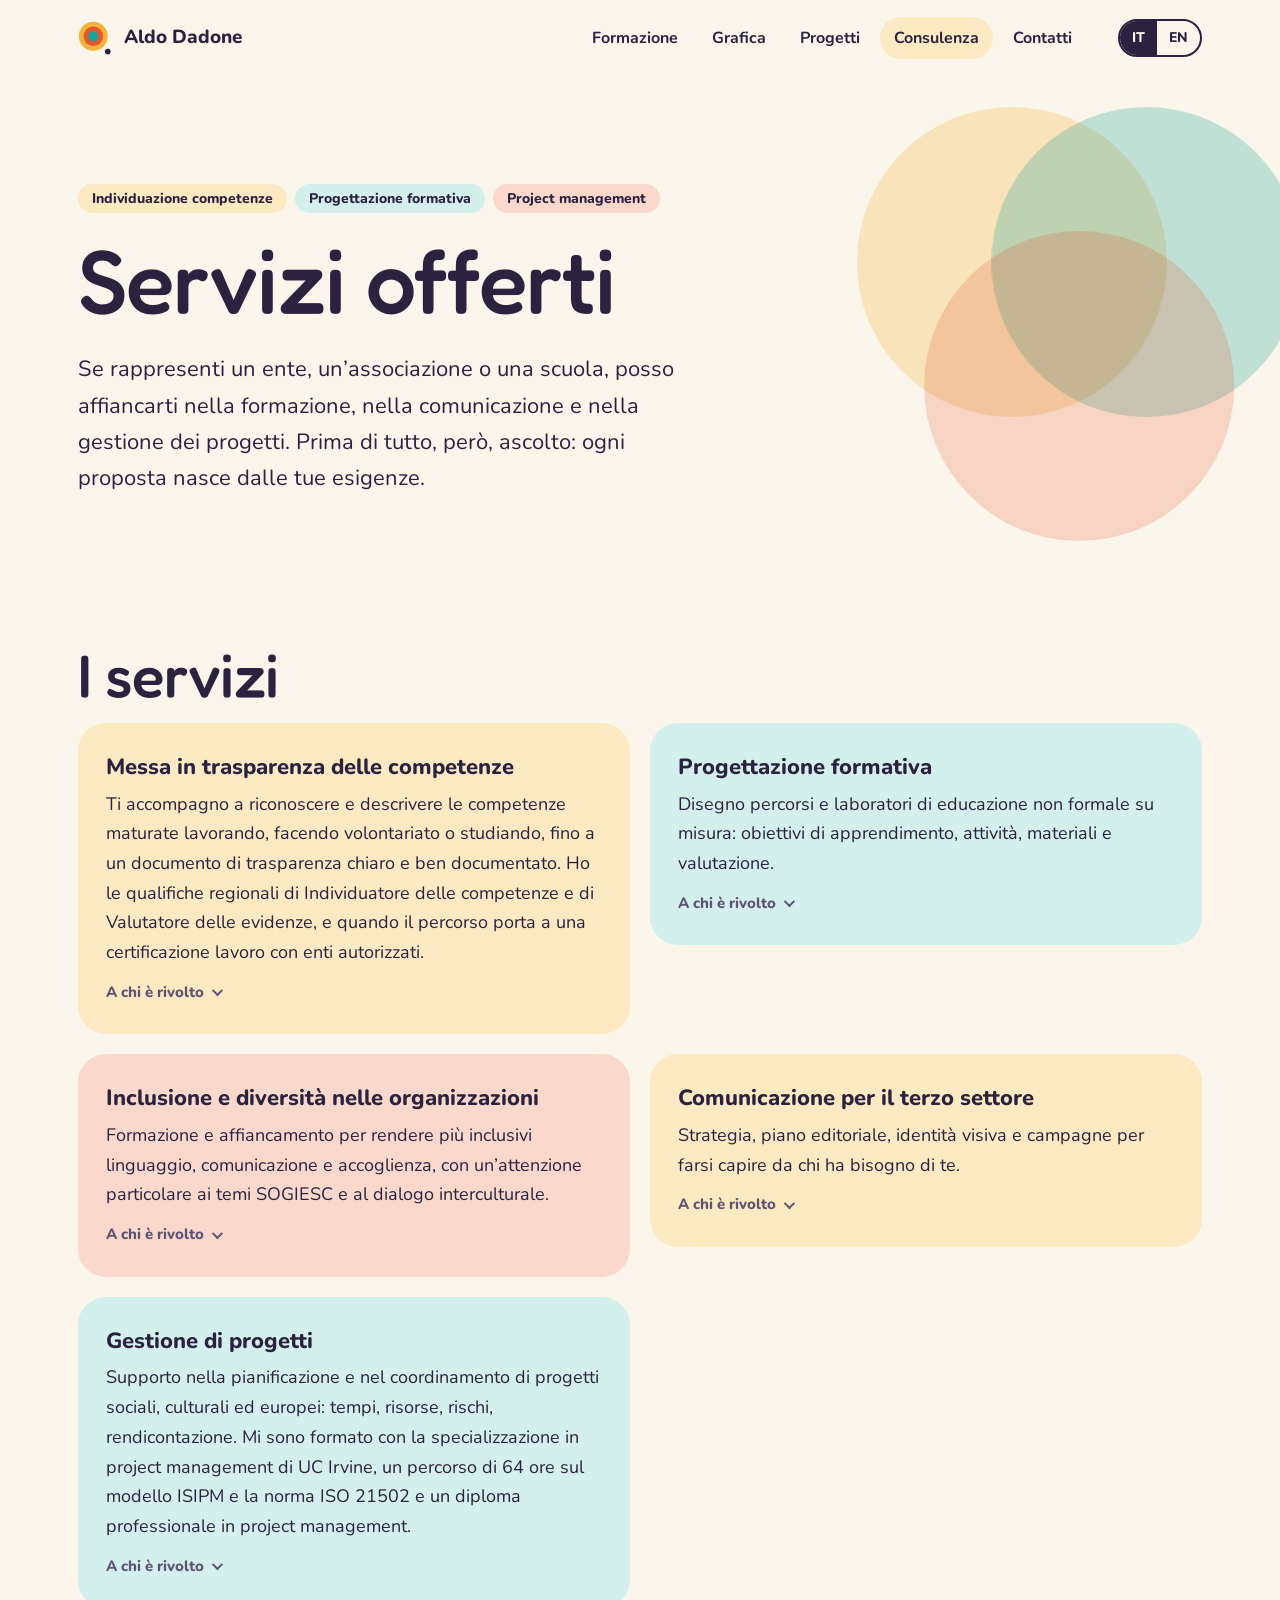
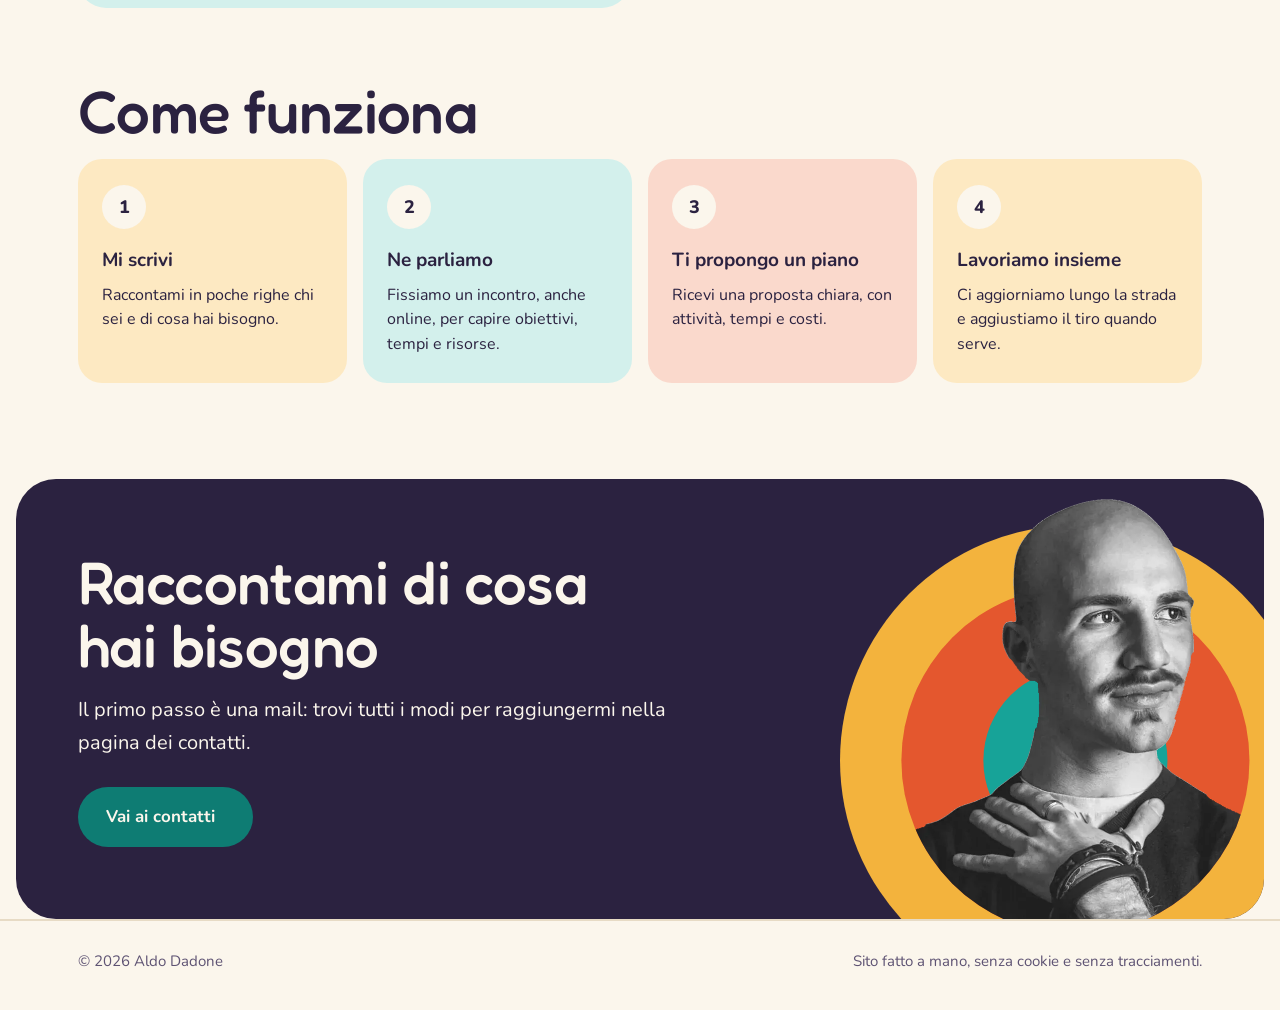
<file: consulenza.html>
<!doctype html>
<html lang="it">
<head>
<meta charset="utf-8">
<meta name="viewport" content="width=device-width, initial-scale=1, viewport-fit=cover">
<title>Servizi offerti · Aldo Dadone</title>
<meta name="description" content="Messa in trasparenza delle competenze, progettazione formativa, inclusione, comunicazione per il terzo settore e gestione di progetti.">
<link rel="alternate" hreflang="it" href="https://aldodadone.github.io/consulenza.html">
<link rel="alternate" hreflang="en" href="https://aldodadone.github.io/en/consulenza.html">
<link rel="alternate" hreflang="x-default" href="https://aldodadone.github.io/consulenza.html">
<meta property="og:title" content="Servizi offerti · Aldo Dadone">
<meta property="og:description" content="Messa in trasparenza delle competenze, progettazione formativa, inclusione, comunicazione per il terzo settore e gestione di progetti.">
<meta property="og:type" content="website">
<meta property="og:locale" content="it_IT">
<meta property="og:image" content="https://aldodadone.github.io/img/og.jpg">
<meta property="og:image:width" content="1200">
<meta property="og:image:height" content="630">
<meta name="twitter:card" content="summary_large_image">
<link rel="icon" href="img/icona.svg" type="image/svg+xml">
<link rel="stylesheet" href="css/style.css">
</head>
<body>
<header>
  <div class="wrap testata">
    <a class="marchio" href="index.html" aria-label="Aldo Dadone, pagina iniziale">
      <svg viewBox="0 0 40 40" aria-hidden="true"><circle cx="18" cy="18" r="17" fill="#F3B33D"/><circle cx="18" cy="18" r="11.5" fill="#E4572E"/><circle cx="18" cy="18" r="6" fill="#17A398"/><circle cx="35" cy="36" r="3.4" fill="currentColor"/></svg>
      Aldo Dadone
    </a>
    <nav aria-label="Pagine"><ul><li><a href="formazione.html">Formazione</a></li><li><a href="grafica.html">Grafica</a></li><li><a href="progetti.html">Progetti</a></li><li><a href="consulenza.html" aria-current="page">Consulenza</a></li><li><a href="contatti.html">Contatti</a></li></ul></nav>
    <div class="lingua" aria-label="Lingua"><span aria-current="true">IT</span><a href="en/consulenza.html" lang="en" hreflang="en">EN</a></div>
    <details class="menu"><summary>Menu</summary><ul><li><a href="formazione.html">Formazione</a></li><li><a href="grafica.html">Grafica</a></li><li><a href="progetti.html">Progetti</a></li><li><a href="consulenza.html" aria-current="page">Consulenza</a></li><li><a href="contatti.html">Contatti</a></li><li><a href="en/consulenza.html" lang="en" hreflang="en">English</a></li></ul></details>
  </div>
</header>
<main>
<div class="sfondo-wrap banner" style="--vx:720;--vy:20;--vw:600;--vh:440" aria-hidden="true"><svg class="sfondo" viewBox="0 0 1200 760" preserveAspectRatio="xMidYMin meet"><circle cx="960" cy="180" r="150" fill="#F3B33D" fill-opacity="0.28" style="--dx:-260px;--dy:-120px;animation:incontro 0.77s cubic-bezier(.2,.8,.2,1) 0.06s both"/><circle cx="1090" cy="180" r="150" fill="#17A398" fill-opacity="0.26" style="--dx:260px;--dy:-120px;animation:incontro 0.77s cubic-bezier(.2,.8,.2,1) 0.14s both"/><circle cx="1025" cy="300" r="150" fill="#E4572E" fill-opacity="0.22" style="--dx:0px;--dy:260px;animation:incontro 0.77s cubic-bezier(.2,.8,.2,1) 0.22s both"/></svg></div><section class="wrap testa-pagina">
    <ul class="etichette" aria-label="Competenze"><li>Individuazione competenze</li><li>Progettazione formativa</li><li>Project management</li></ul>
    <h1>Servizi offerti</h1>
    <p class="lead">Se rappresenti un ente, un’associazione o una scuola, posso affiancarti nella formazione, nella comunicazione e nella gestione dei progetti. Prima di tutto, però, ascolto: ogni proposta nasce dalle tue esigenze.</p>
  </section>

  <section class="wrap blocco" aria-labelledby="t-serv">
    <h2 id="t-serv">I servizi</h2>
    <div class="schede due">
      <article class="scheda servizio" tabindex="0"><h3>Messa in trasparenza delle competenze</h3><p>Ti accompagno a riconoscere e descrivere le competenze maturate lavorando, facendo volontariato o studiando, fino a un documento di trasparenza chiaro e ben documentato. Ho le qualifiche regionali di Individuatore delle competenze e di Valutatore delle evidenze, e quando il percorso porta a una certificazione lavoro con enti autorizzati.</p><p class="perchi-tit">A chi è rivolto</p><div class="perchi"><div><ul class="tag"><li>Persone con esperienza da valorizzare</li><li>Enti di formazione</li></ul></div></div></article>
      <article class="scheda servizio" tabindex="0"><h3>Progettazione formativa</h3><p>Disegno percorsi e laboratori di educazione non formale su misura: obiettivi di apprendimento, attività, materiali e valutazione.</p><p class="perchi-tit">A chi è rivolto</p><div class="perchi"><div><ul class="tag"><li>Scuole</li><li>Associazioni</li><li>Enti di formazione</li><li>Partenariati europei</li></ul></div></div></article>
      <article class="scheda servizio" tabindex="0"><h3>Inclusione e diversità nelle organizzazioni</h3><p>Formazione e affiancamento per rendere più inclusivi linguaggio, comunicazione e accoglienza, con un’attenzione particolare ai temi SOGIESC e al dialogo interculturale.</p><p class="perchi-tit">A chi è rivolto</p><div class="perchi"><div><ul class="tag"><li>Associazioni</li><li>Servizi</li><li>Aziende</li><li>Gruppi di volontari</li></ul></div></div></article>
      <article class="scheda servizio" tabindex="0"><h3>Comunicazione per il terzo settore</h3><p>Strategia, piano editoriale, identità visiva e campagne per farsi capire da chi ha bisogno di te.</p><p class="perchi-tit">A chi è rivolto</p><div class="perchi"><div><ul class="tag"><li>Associazioni</li><li>Cooperative</li><li>Comitati</li><li>Progetti culturali</li></ul></div></div></article>
      <article class="scheda servizio" tabindex="0"><h3>Gestione di progetti</h3><p>Supporto nella pianificazione e nel coordinamento di progetti sociali, culturali ed europei: tempi, risorse, rischi, rendicontazione. Mi sono formato con la specializzazione in project management di UC Irvine, un percorso di 64 ore sul modello ISIPM e la norma ISO 21502 e un diploma professionale in project management.</p><p class="perchi-tit">A chi è rivolto</p><div class="perchi"><div><ul class="tag"><li>Enti del terzo settore</li><li>Gruppi che partecipano a bandi</li></ul></div></div></article>
    </div>
  </section>

  <section class="wrap blocco" aria-labelledby="t-passi">
    <h2 id="t-passi">Come funziona</h2>
    <ol class="ciclo">
      <li><b>Mi scrivi</b><p>Raccontami in poche righe chi sei e di cosa hai bisogno.</p></li>
      <li><b>Ne parliamo</b><p>Fissiamo un incontro, anche online, per capire obiettivi, tempi e risorse.</p></li>
      <li><b>Ti propongo un piano</b><p>Ricevi una proposta chiara, con attività, tempi e costi.</p></li>
      <li><b>Lavoriamo insieme</b><p>Ci aggiorniamo lungo la strada e aggiustiamo il tiro quando serve.</p></li>
    </ol>
  </section>
  <section class="invito"><div class="wrap"><h2>Raccontami di cosa hai bisogno</h2><p>Il primo passo è una mail: trovi tutti i modi per raggiungermi nella pagina dei contatti.</p><a class="btn btn-pieno" href="contatti.html">Vai ai contatti</a></div><svg class="medaglione" viewBox="-24 0 948 994" role="img" aria-label="Ritratto di Aldo Dadone"><defs><clipPath id="cornice5"><circle class="clip-cerchio" cx="450" cy="520" r="346"/><rect x="-200" y="-200" width="1300" height="720"/></clipPath></defs><circle cx="450" cy="520" r="468" fill="#F3B33D"/><circle cx="450" cy="520" r="346" fill="#E4572E"/><circle cx="450" cy="520" r="183" fill="#17A398"/><image href="img/foto_cta.webp" x="0" y="0" width="900" height="904" clip-path="url(#cornice5)"/></svg></section>
</main>
<footer>
  <div class="wrap">
    <span>© 2026 Aldo Dadone</span>
    <span>Sito fatto a mano, senza cookie e senza tracciamenti.</span>
  </div>
</footer>
</body>
</html>
</file>
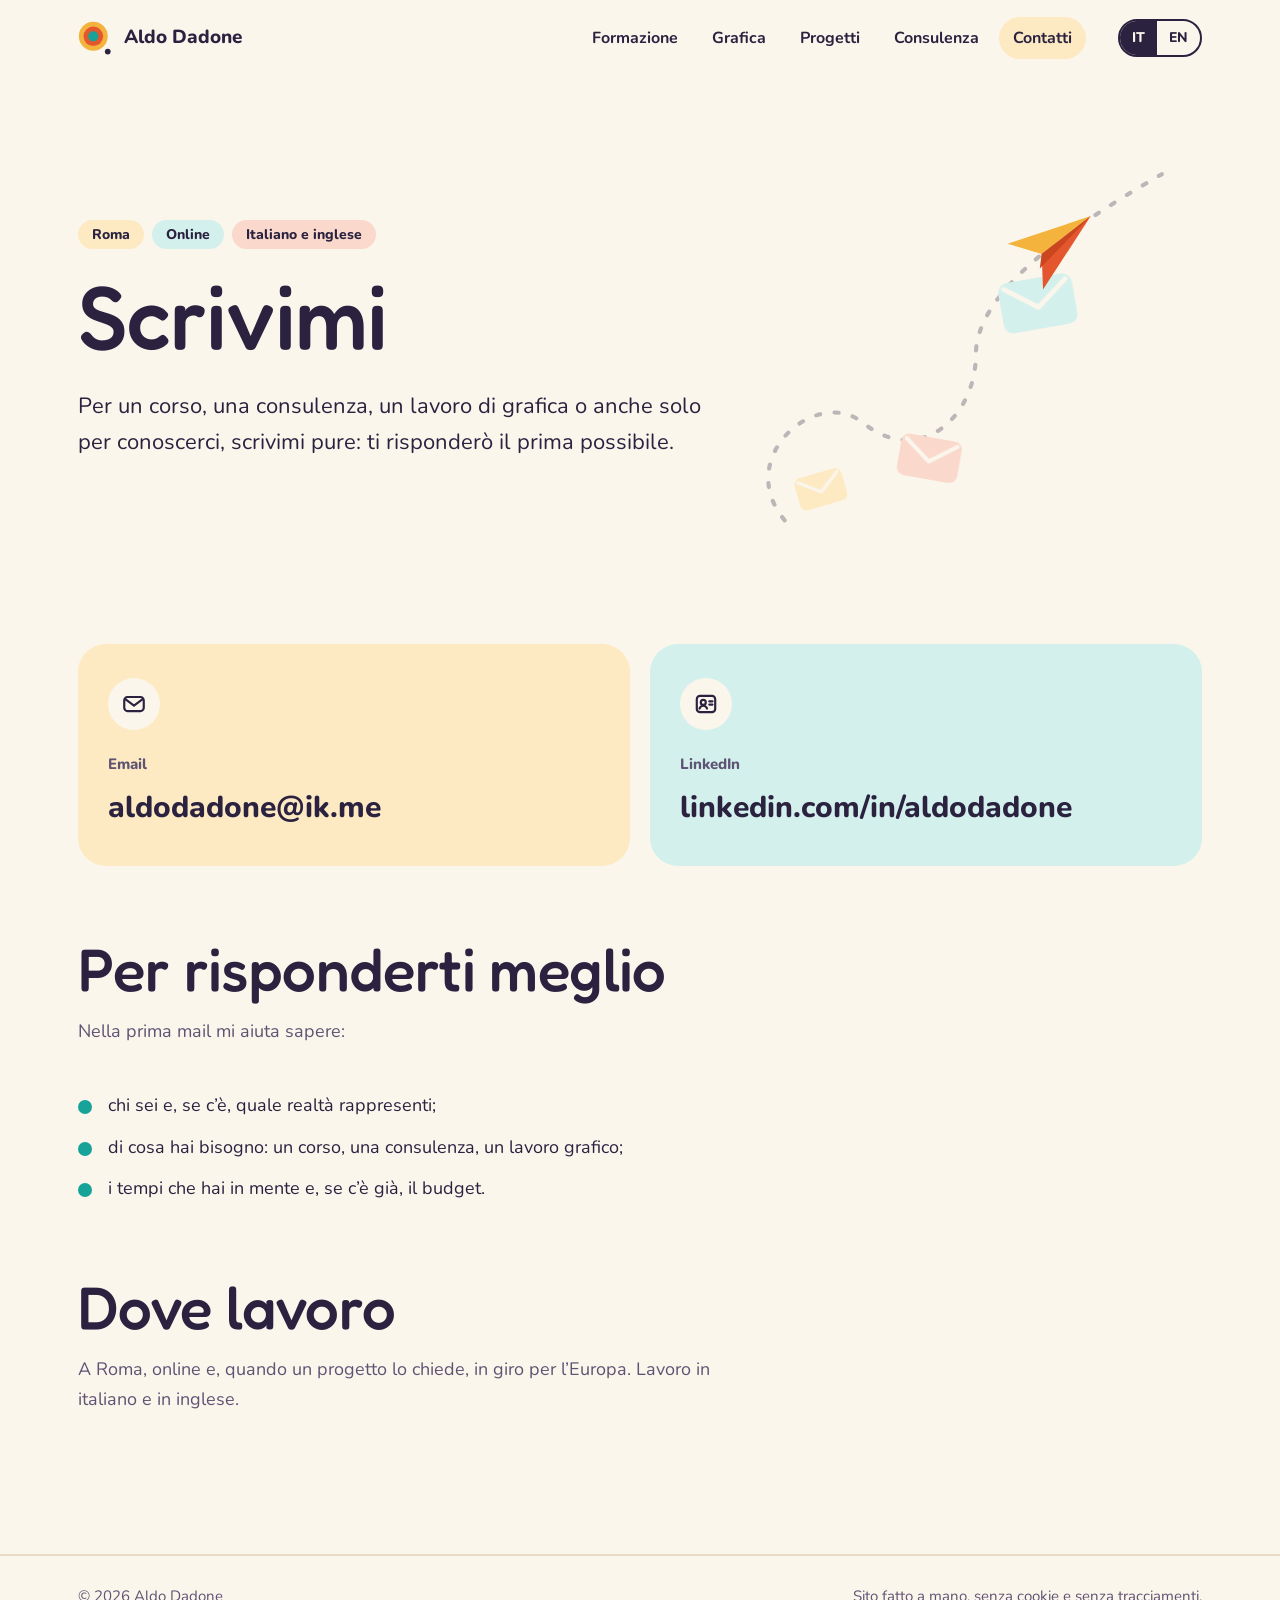
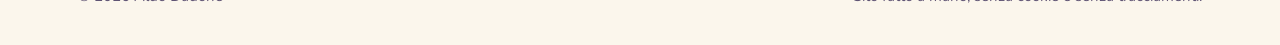
<file: contatti.html>
<!doctype html>
<html lang="it">
<head>
<meta charset="utf-8">
<meta name="viewport" content="width=device-width, initial-scale=1, viewport-fit=cover">
<title>Scrivimi · Aldo Dadone</title>
<meta name="description" content="Come contattare Aldo Dadone, formatore e grafico a Roma.">
<link rel="alternate" hreflang="it" href="https://aldodadone.github.io/contatti.html">
<link rel="alternate" hreflang="en" href="https://aldodadone.github.io/en/contatti.html">
<link rel="alternate" hreflang="x-default" href="https://aldodadone.github.io/contatti.html">
<meta property="og:title" content="Scrivimi · Aldo Dadone">
<meta property="og:description" content="Come contattare Aldo Dadone, formatore e grafico a Roma.">
<meta property="og:type" content="website">
<meta property="og:locale" content="it_IT">
<meta property="og:image" content="https://aldodadone.github.io/img/og.jpg">
<meta property="og:image:width" content="1200">
<meta property="og:image:height" content="630">
<meta name="twitter:card" content="summary_large_image">
<link rel="icon" href="img/icona.svg" type="image/svg+xml">
<link rel="stylesheet" href="css/style.css">
</head>
<body>
<header>
  <div class="wrap testata">
    <a class="marchio" href="index.html" aria-label="Aldo Dadone, pagina iniziale">
      <svg viewBox="0 0 40 40" aria-hidden="true"><circle cx="18" cy="18" r="17" fill="#F3B33D"/><circle cx="18" cy="18" r="11.5" fill="#E4572E"/><circle cx="18" cy="18" r="6" fill="#17A398"/><circle cx="35" cy="36" r="3.4" fill="currentColor"/></svg>
      Aldo Dadone
    </a>
    <nav aria-label="Pagine"><ul><li><a href="formazione.html">Formazione</a></li><li><a href="grafica.html">Grafica</a></li><li><a href="progetti.html">Progetti</a></li><li><a href="consulenza.html">Consulenza</a></li><li><a href="contatti.html" aria-current="page">Contatti</a></li></ul></nav>
    <div class="lingua" aria-label="Lingua"><span aria-current="true">IT</span><a href="en/contatti.html" lang="en" hreflang="en">EN</a></div>
    <details class="menu"><summary>Menu</summary><ul><li><a href="formazione.html">Formazione</a></li><li><a href="grafica.html">Grafica</a></li><li><a href="progetti.html">Progetti</a></li><li><a href="consulenza.html">Consulenza</a></li><li><a href="contatti.html" aria-current="page">Contatti</a></li><li><a href="en/contatti.html" lang="en" hreflang="en">English</a></li></ul></details>
  </div>
</header>
<main>
<div class="sfondo-wrap banner" style="--vx:640;--vy:40;--vw:620;--vh:420" aria-hidden="true"><svg class="sfondo" viewBox="0 0 1200 760" preserveAspectRatio="xMidYMin meet"><defs><mask id="scia-maschera" maskUnits="userSpaceOnUse" x="0" y="0" width="1200" height="760"><path d="M 740 430 C 690 370, 770 300, 815 335 C 870 380, 925 330, 925 270 S 1010 150, 1105 95" pathLength="1" stroke-dasharray="1" fill="none" stroke="#fff" stroke-width="14" stroke-linecap="round" style="animation:disegna 1.43s linear 0.11s both"/></mask></defs><path d="M 740 430 C 690 370, 770 300, 815 335 C 870 380, 925 330, 925 270 S 1010 150, 1105 95" mask="url(#scia-maschera)" fill="none" stroke="#2B2240" stroke-opacity=".3" stroke-width="4" stroke-dasharray="4 14" stroke-linecap="round"/><g style="--dx:-36px;--dy:28px;animation:lascia 0.39s cubic-bezier(.2,.9,.3,1.2) 0.12s both"><g transform="translate(775 400) rotate(-16) scale(0.62)"><rect x="-38" y="-26" width="76" height="52" rx="10" fill="#FDE9C2"/><path d="M-32 -20 L0 4 L32 -20" fill="none" stroke="#FBF6EC" stroke-width="5" stroke-linecap="round" stroke-linejoin="round"/></g></g><g style="--dx:-6px;--dy:-20px;animation:lascia 0.39s cubic-bezier(.2,.9,.3,1.2) 0.68s both"><g transform="translate(880 370) rotate(10) scale(0.78)"><rect x="-38" y="-26" width="76" height="52" rx="10" fill="#FAD9CC"/><path d="M-32 -20 L0 4 L32 -20" fill="none" stroke="#FBF6EC" stroke-width="5" stroke-linecap="round" stroke-linejoin="round"/></g></g><g style="--dx:-24px;--dy:-22px;animation:lascia 0.39s cubic-bezier(.2,.9,.3,1.2) 1.12s both"><g transform="translate(985 220) rotate(-10) scale(0.95)"><rect x="-38" y="-26" width="76" height="52" rx="10" fill="#D3F0EC"/><path d="M-32 -20 L0 4 L32 -20" fill="none" stroke="#FBF6EC" stroke-width="5" stroke-linecap="round" stroke-linejoin="round"/></g></g><g class="aereo-anim"><g transform="translate(1105 95) rotate(-30.1)" opacity="0"><set attributeName="opacity" to="1" begin="1.54s" fill="freeze"/><path d="M44 0 L-36 -28 L-16 0 Z" fill="#F3B33D"/><path d="M44 0 L-36 28 L-16 0 Z" fill="#E4572E"/><path d="M44 0 L-16 0 L-26 10Z" fill="#C9461F"/></g><g opacity="1"><path d="M44 0 L-36 -28 L-16 0 Z" fill="#F3B33D"/><path d="M44 0 L-36 28 L-16 0 Z" fill="#E4572E"/><path d="M44 0 L-16 0 L-26 10Z" fill="#C9461F"/><animateMotion dur="1.43s" begin="0.11s" fill="freeze" rotate="auto" path="M 740 430 C 690 370, 770 300, 815 335 C 870 380, 925 330, 925 270 S 1010 150, 1105 95"/><set attributeName="opacity" to="0" begin="1.54s" fill="freeze"/></g></g><g class="aereo-fermo" transform="translate(1105 95) rotate(-30.1)"><path d="M44 0 L-36 -28 L-16 0 Z" fill="#F3B33D"/><path d="M44 0 L-36 28 L-16 0 Z" fill="#E4572E"/><path d="M44 0 L-16 0 L-26 10Z" fill="#C9461F"/></g></svg></div><section class="wrap testa-pagina">
    <ul class="etichette" aria-label="Competenze"><li>Roma</li><li>Online</li><li>Italiano e inglese</li></ul>
    <h1>Scrivimi</h1>
    <p class="lead">Per un corso, una consulenza, un lavoro di grafica o anche solo per conoscerci, scrivimi pure: ti risponderò il prima possibile.</p>
  </section>

  <section class="wrap blocco" aria-label="Recapiti">
    <div class="contatti-grandi">
      <a class="contatto" href="mailto:aldodadone@ik.me"><span class="icona"><svg viewBox="0 0 24 24" fill="none" stroke="currentColor" stroke-width="2" stroke-linecap="round" stroke-linejoin="round" aria-hidden="true"><rect x="3" y="5.5" width="18" height="13" rx="3"/><path d="m4 7.5 8 6 8-6"/></svg></span><span class="etichetta">Email</span><span class="valore">aldodadone@ik.me</span></a>
      <a class="contatto" href="https://www.linkedin.com/in/aldodadone" rel="me"><span class="icona"><svg viewBox="0 0 24 24" fill="none" stroke="currentColor" stroke-width="2" stroke-linecap="round" stroke-linejoin="round" aria-hidden="true"><rect x="3.5" y="4.5" width="17" height="15" rx="3"/><circle cx="9.5" cy="10.5" r="2.3"/><path d="M6 16.2c.6-1.7 2-2.6 3.5-2.6s2.9.9 3.5 2.6M15 9.5h3M15 12.5h3"/></svg></span><span class="etichetta">LinkedIn</span><span class="valore">linkedin.com/in/aldodadone</span></a>
    </div>
  </section>

  <section class="wrap blocco" aria-labelledby="t-aiuto">
    <h2 id="t-aiuto">Per risponderti meglio</h2>
    <p class="intro">Nella prima mail mi aiuta sapere:</p>
    <ul class="elenco">
      <li>chi sei e, se c’è, quale realtà rappresenti;</li>
      <li>di cosa hai bisogno: un corso, una consulenza, un lavoro grafico;</li>
      <li>i tempi che hai in mente e, se c’è già, il budget.</li>
    </ul>
  </section>

  <section class="wrap blocco" aria-labelledby="t-dove">
    <h2 id="t-dove">Dove lavoro</h2>
    <p class="intro">A Roma, online e, quando un progetto lo chiede, in giro per l’Europa. Lavoro in italiano e in inglese.</p>
  </section>
</main>
<footer>
  <div class="wrap">
    <span>© 2026 Aldo Dadone</span>
    <span>Sito fatto a mano, senza cookie e senza tracciamenti.</span>
  </div>
</footer>
</body>
</html>
</file>
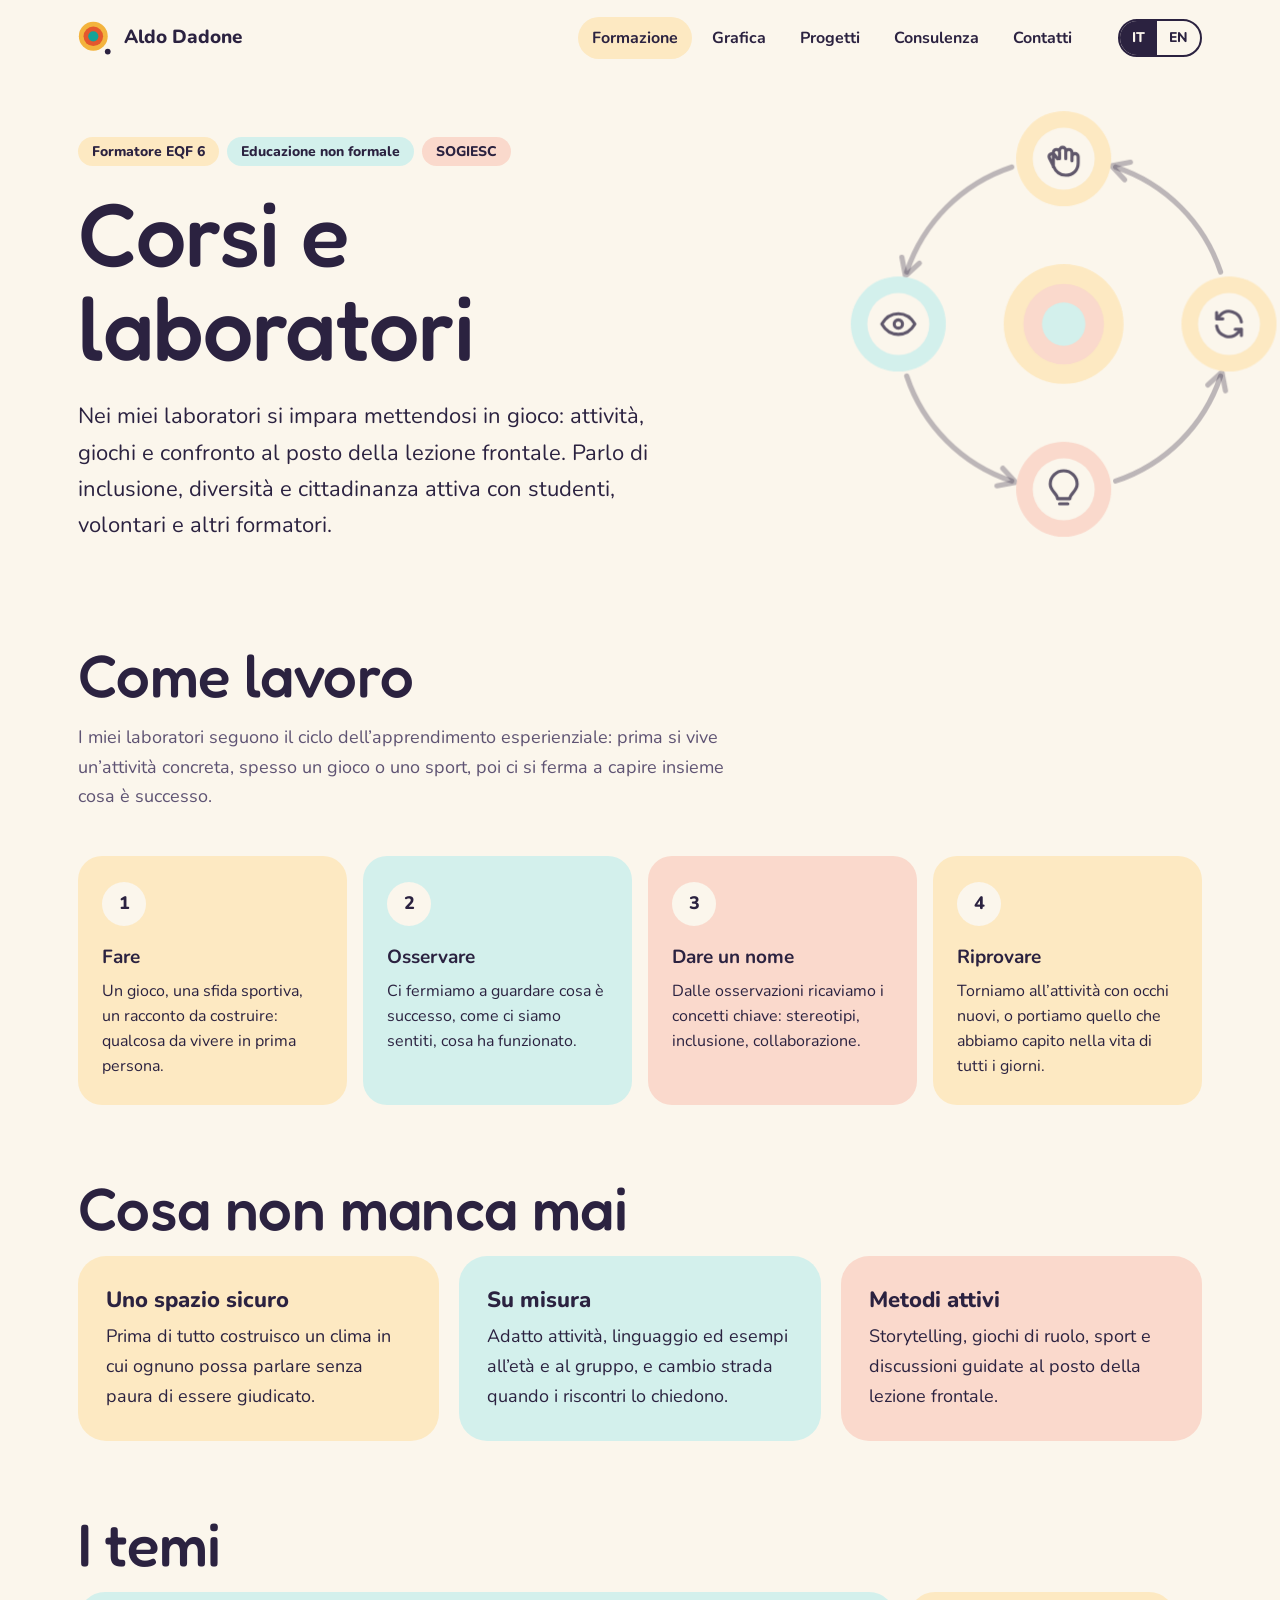
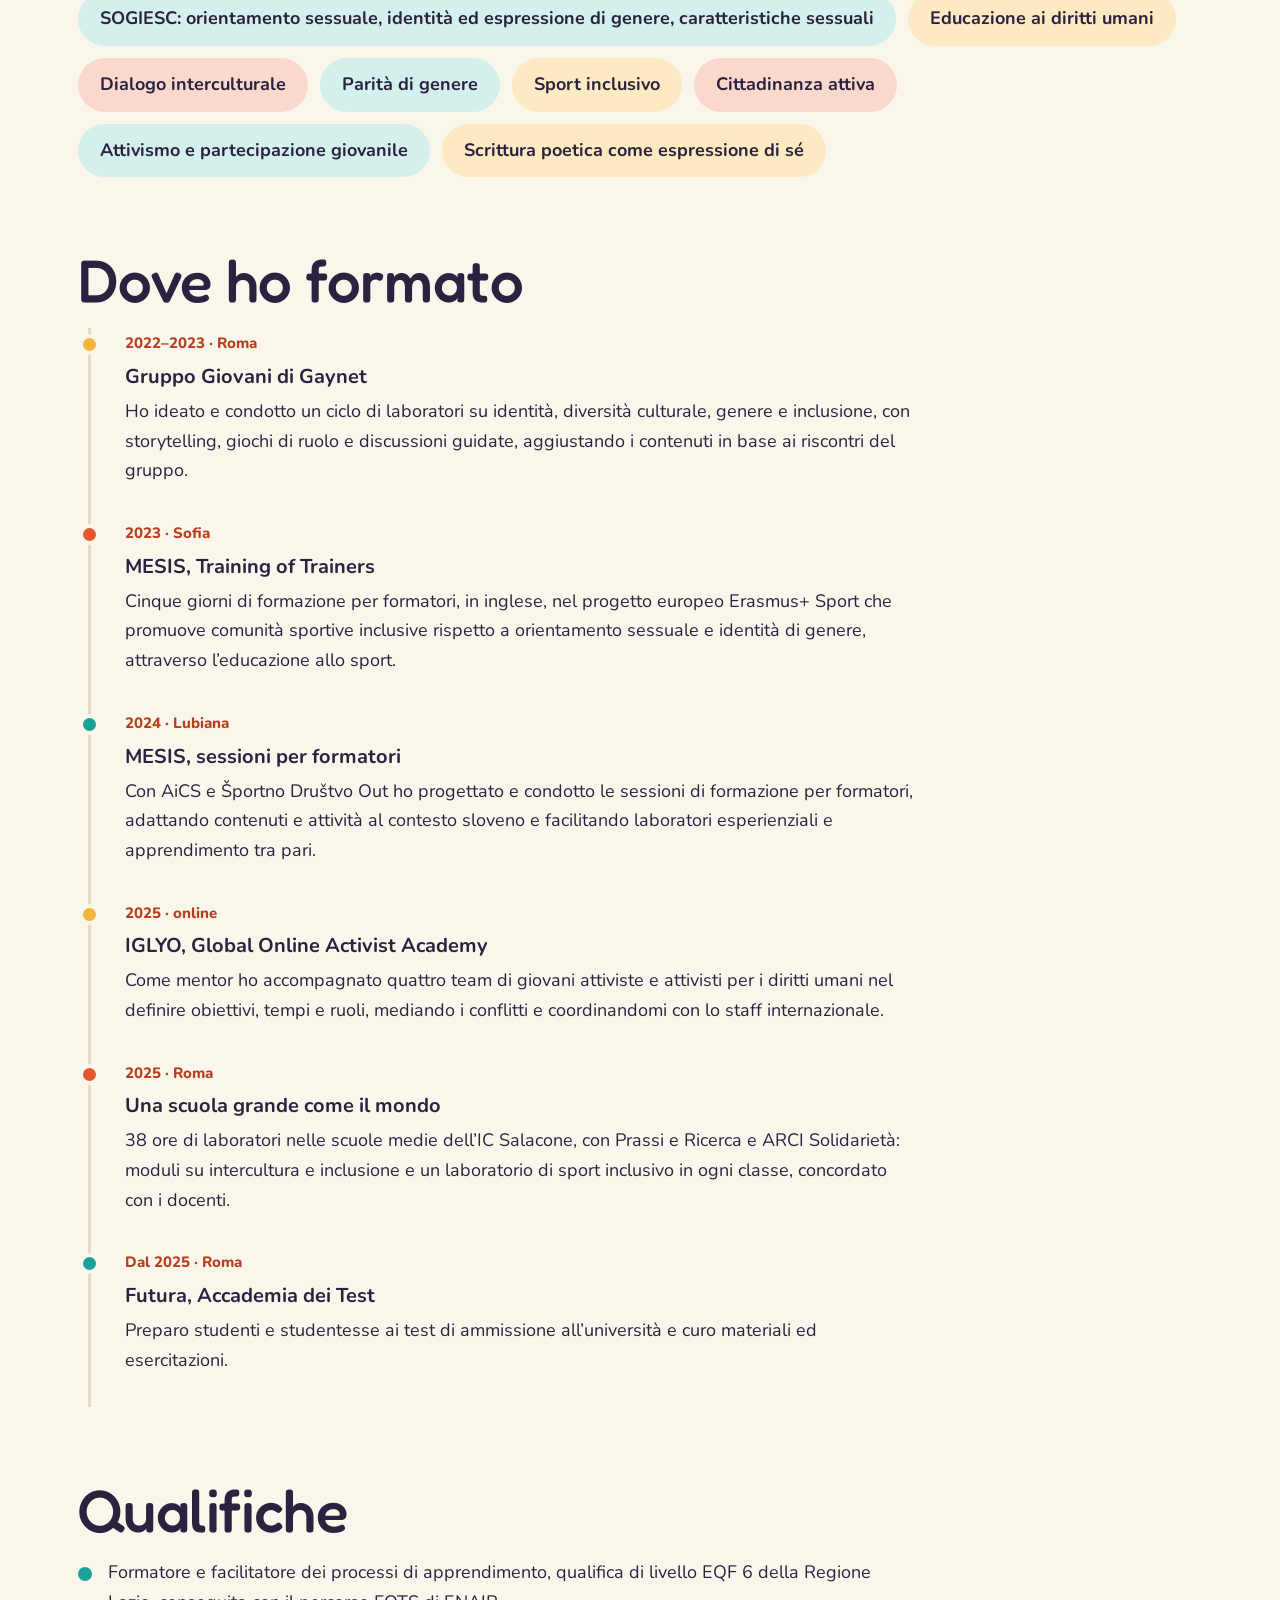
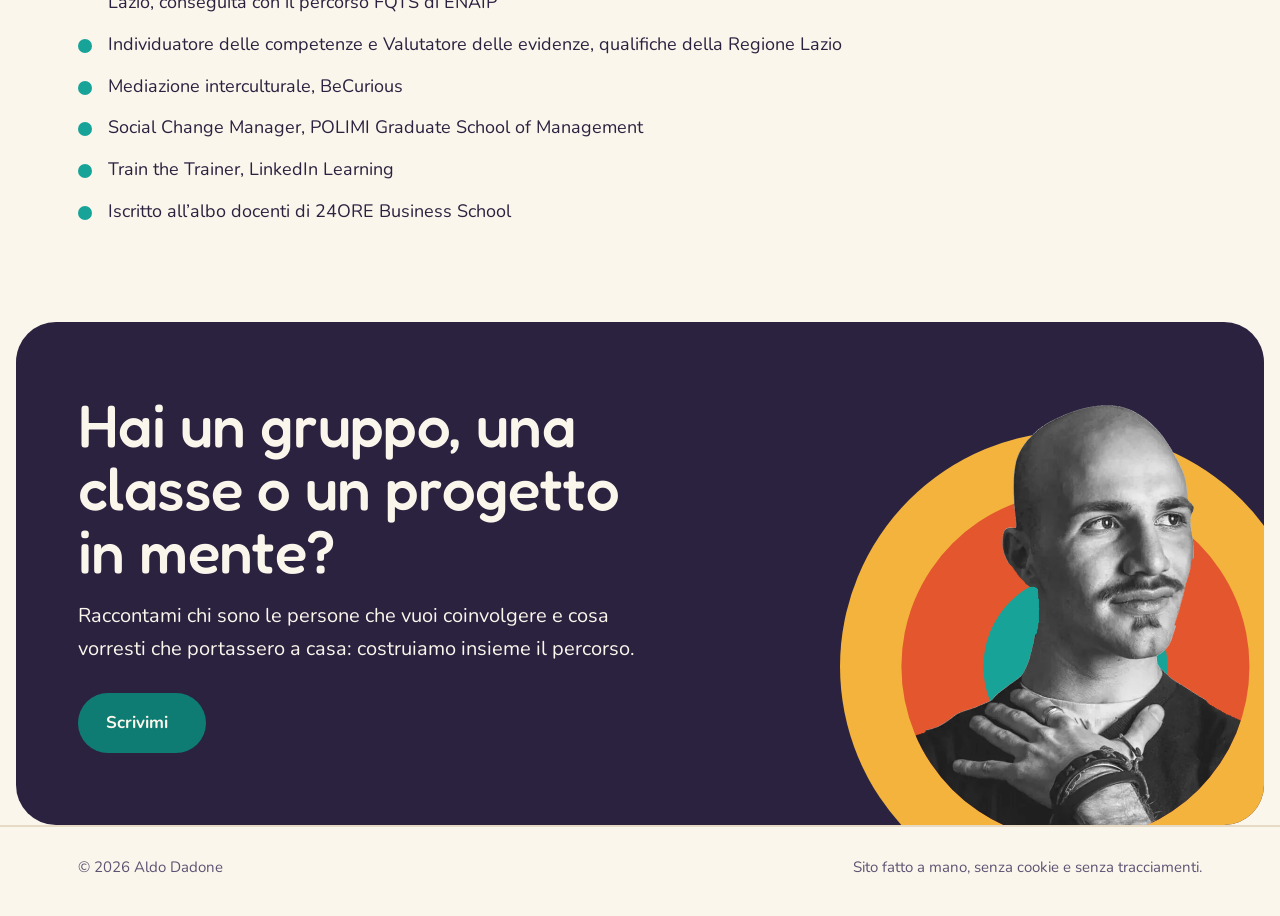
<file: formazione.html>
<!doctype html>
<html lang="it">
<head>
<meta charset="utf-8">
<meta name="viewport" content="width=device-width, initial-scale=1, viewport-fit=cover">
<title>Corsi e laboratori · Aldo Dadone</title>
<meta name="description" content="Laboratori e percorsi di educazione non formale su inclusione, diversità e cittadinanza attiva, per giovani, scuole, associazioni e formatori.">
<link rel="alternate" hreflang="it" href="https://aldodadone.github.io/formazione.html">
<link rel="alternate" hreflang="en" href="https://aldodadone.github.io/en/formazione.html">
<link rel="alternate" hreflang="x-default" href="https://aldodadone.github.io/formazione.html">
<meta property="og:title" content="Corsi e laboratori · Aldo Dadone">
<meta property="og:description" content="Laboratori e percorsi di educazione non formale su inclusione, diversità e cittadinanza attiva, per giovani, scuole, associazioni e formatori.">
<meta property="og:type" content="website">
<meta property="og:locale" content="it_IT">
<meta property="og:image" content="https://aldodadone.github.io/img/og.jpg">
<meta property="og:image:width" content="1200">
<meta property="og:image:height" content="630">
<meta name="twitter:card" content="summary_large_image">
<link rel="icon" href="img/icona.svg" type="image/svg+xml">
<link rel="stylesheet" href="css/style.css">
</head>
<body>
<header>
  <div class="wrap testata">
    <a class="marchio" href="index.html" aria-label="Aldo Dadone, pagina iniziale">
      <svg viewBox="0 0 40 40" aria-hidden="true"><circle cx="18" cy="18" r="17" fill="#F3B33D"/><circle cx="18" cy="18" r="11.5" fill="#E4572E"/><circle cx="18" cy="18" r="6" fill="#17A398"/><circle cx="35" cy="36" r="3.4" fill="currentColor"/></svg>
      Aldo Dadone
    </a>
    <nav aria-label="Pagine"><ul><li><a href="formazione.html" aria-current="page">Formazione</a></li><li><a href="grafica.html">Grafica</a></li><li><a href="progetti.html">Progetti</a></li><li><a href="consulenza.html">Consulenza</a></li><li><a href="contatti.html">Contatti</a></li></ul></nav>
    <div class="lingua" aria-label="Lingua"><span aria-current="true">IT</span><a href="en/formazione.html" lang="en" hreflang="en">EN</a></div>
    <details class="menu"><summary>Menu</summary><ul><li><a href="formazione.html" aria-current="page">Formazione</a></li><li><a href="grafica.html">Grafica</a></li><li><a href="progetti.html">Progetti</a></li><li><a href="consulenza.html">Consulenza</a></li><li><a href="contatti.html">Contatti</a></li><li><a href="en/formazione.html" lang="en" hreflang="en">English</a></li></ul></details>
  </div>
</header>
<main>
<div class="sfondo-wrap banner" style="--vx:690;--vy:20;--vw:640;--vh:440" aria-hidden="true"><svg class="sfondo" viewBox="0 0 1200 760" preserveAspectRatio="xMidYMin meet"><g style="animation:pop 0.28s cubic-bezier(.3,1.5,.5,1) 0.03s both, pulsa 0.39s ease-in-out 2.92s"><circle cx="1010" cy="240" r="58" fill="#FDE9C2"/><circle cx="1010" cy="240" r="39" fill="#FAD9CC"/><circle cx="1010" cy="240" r="21" fill="#D3F0EC"/></g><path d="M959.7 88.1 A160 160 0 0 0 858.1 189.7" pathLength="1" stroke-dasharray="1" fill="none" stroke="#2B2240" stroke-opacity=".3" stroke-width="5" stroke-linecap="round" style="animation:disegna 0.30s ease-in-out 0.50s both"/><path d="M853.4 175.4 L856.9 193.5 L870.4 181.1" fill="none" stroke="#2B2240" stroke-opacity=".3" stroke-width="5" stroke-linecap="round" stroke-linejoin="round" style="animation:appare 0.11s ease 0.77s both"/><path d="M858.1 290.3 A160 160 0 0 0 959.7 391.9" pathLength="1" stroke-dasharray="1" fill="none" stroke="#2B2240" stroke-opacity=".3" stroke-width="5" stroke-linecap="round" style="animation:disegna 0.30s ease-in-out 1.18s both"/><path d="M945.4 396.6 L963.5 393.1 L951.1 379.6" fill="none" stroke="#2B2240" stroke-opacity=".3" stroke-width="5" stroke-linecap="round" stroke-linejoin="round" style="animation:appare 0.11s ease 1.46s both"/><path d="M1060.3 391.9 A160 160 0 0 0 1161.9 290.3" pathLength="1" stroke-dasharray="1" fill="none" stroke="#2B2240" stroke-opacity=".3" stroke-width="5" stroke-linecap="round" style="animation:disegna 0.30s ease-in-out 1.87s both"/><path d="M1166.6 304.6 L1163.1 286.5 L1149.6 298.9" fill="none" stroke="#2B2240" stroke-opacity=".3" stroke-width="5" stroke-linecap="round" stroke-linejoin="round" style="animation:appare 0.11s ease 2.15s both"/><path d="M1161.9 189.7 A160 160 0 0 0 1060.3 88.1" pathLength="1" stroke-dasharray="1" fill="none" stroke="#2B2240" stroke-opacity=".3" stroke-width="5" stroke-linecap="round" style="animation:disegna 0.30s ease-in-out 2.56s both"/><path d="M1074.6 83.4 L1056.5 86.9 L1068.9 100.4" fill="none" stroke="#2B2240" stroke-opacity=".3" stroke-width="5" stroke-linecap="round" stroke-linejoin="round" style="animation:appare 0.11s ease 2.83s both"/><g style="animation:pop 0.28s cubic-bezier(.3,1.5,.5,1) 0.11s both, pulsa 0.28s ease-in-out 0.39s, pulsa 0.39s ease-in-out 2.92s"><circle cx="1010" cy="80" r="46" fill="#FDE9C2"/><circle cx="1010" cy="80" r="30" fill="#FBF6EC"/><g transform="translate(1010 80)" fill="none" stroke="#2B2240" stroke-opacity=".75" stroke-width="3" stroke-linecap="round" stroke-linejoin="round"><path d="M-10 8v-14a3 3 0 0 1 6 0v6m0-8a3 3 0 0 1 6 0v8m0-6a3 3 0 0 1 6 0v8m0-4a3 3 0 0 1 6 0v6c0 7-5 12-12 12s-10-4-12-9l-4-8a3 3 0 0 1 5-3l3 4"/></g></g><g style="animation:pop 0.28s cubic-bezier(.3,1.5,.5,1) 0.80s both, pulsa 0.28s ease-in-out 1.07s, pulsa 0.39s ease-in-out 2.92s"><circle cx="850" cy="240" r="46" fill="#D3F0EC"/><circle cx="850" cy="240" r="30" fill="#FBF6EC"/><g transform="translate(850 240)" fill="none" stroke="#2B2240" stroke-opacity=".75" stroke-width="3" stroke-linecap="round" stroke-linejoin="round"><path d="M-16 0c4-7 10-10 16-10s12 3 16 10c-4 7-10 10-16 10s-12-3-16-10z"/><circle r="4"/></g></g><g style="animation:pop 0.28s cubic-bezier(.3,1.5,.5,1) 1.49s both, pulsa 0.28s ease-in-out 1.76s, pulsa 0.39s ease-in-out 2.92s"><circle cx="1010" cy="400" r="46" fill="#FAD9CC"/><circle cx="1010" cy="400" r="30" fill="#FBF6EC"/><g transform="translate(1010 400)" fill="none" stroke="#2B2240" stroke-opacity=".75" stroke-width="3" stroke-linecap="round" stroke-linejoin="round"><path d="M-6 9h12M-4 14h8M-6 9c0-5-7-7-7-14a13 13 0 0 1 26 0c0 7-7 9-7 14"/></g></g><g style="animation:pop 0.28s cubic-bezier(.3,1.5,.5,1) 2.17s both, pulsa 0.28s ease-in-out 2.45s, pulsa 0.39s ease-in-out 2.92s"><circle cx="1170" cy="240" r="46" fill="#FDE9C2"/><circle cx="1170" cy="240" r="30" fill="#FBF6EC"/><g transform="translate(1170 240)" fill="none" stroke="#2B2240" stroke-opacity=".75" stroke-width="3" stroke-linecap="round" stroke-linejoin="round"><path d="M12 -2a12 12 0 0 0-21-6l-3 3M-12 2a12 12 0 0 0 21 6l3-3M-12 -11v6h6M12 11v-6h-6"/></g></g></svg></div><section class="wrap testa-pagina">
    <ul class="etichette" aria-label="Competenze"><li>Formatore EQF 6</li><li>Educazione non formale</li><li>SOGIESC</li></ul>
    <h1>Corsi e laboratori</h1>
    <p class="lead">Nei miei laboratori si impara mettendosi in gioco: attività, giochi e confronto al posto della lezione frontale. Parlo di inclusione, diversità e cittadinanza attiva con studenti, volontari e altri formatori.</p>
  </section>

  <section class="wrap blocco" aria-labelledby="t-come">
    <h2 id="t-come">Come lavoro</h2>
    <p class="intro">I miei laboratori seguono il ciclo dell’apprendimento esperienziale: prima si vive un’attività concreta, spesso un gioco o uno sport, poi ci si ferma a capire insieme cosa è successo.</p>
    <ol class="ciclo">
      <li><b>Fare</b><p>Un gioco, una sfida sportiva, un racconto da costruire: qualcosa da vivere in prima persona.</p></li>
      <li><b>Osservare</b><p>Ci fermiamo a guardare cosa è successo, come ci siamo sentiti, cosa ha funzionato.</p></li>
      <li><b>Dare un nome</b><p>Dalle osservazioni ricaviamo i concetti chiave: stereotipi, inclusione, collaborazione.</p></li>
      <li><b>Riprovare</b><p>Torniamo all’attività con occhi nuovi, o portiamo quello che abbiamo capito nella vita di tutti i giorni.</p></li>
    </ol>
  </section>

  <section class="wrap blocco" aria-labelledby="t-principi">
    <h2 id="t-principi">Cosa non manca mai</h2>
    <div class="schede">
      <div class="scheda"><h3>Uno spazio sicuro</h3><p>Prima di tutto costruisco un clima in cui ognuno possa parlare senza paura di essere giudicato.</p></div>
      <div class="scheda"><h3>Su misura</h3><p>Adatto attività, linguaggio ed esempi all’età e al gruppo, e cambio strada quando i riscontri lo chiedono.</p></div>
      <div class="scheda"><h3>Metodi attivi</h3><p>Storytelling, giochi di ruolo, sport e discussioni guidate al posto della lezione frontale.</p></div>
    </div>
  </section>

  <section class="wrap blocco" aria-labelledby="t-temi">
    <h2 id="t-temi">I temi</h2>
    <ul class="temi">
      <li>SOGIESC: orientamento sessuale, identità ed espressione di genere, caratteristiche sessuali</li>
      <li>Educazione ai diritti umani</li>
      <li>Dialogo interculturale</li>
      <li>Parità di genere</li>
      <li>Sport inclusivo</li>
      <li>Cittadinanza attiva</li>
      <li>Attivismo e partecipazione giovanile</li>
      <li>Scrittura poetica come espressione di sé</li>
    </ul>
  </section>

  <section class="wrap blocco" aria-labelledby="t-dove">
    <h2 id="t-dove">Dove ho formato</h2>
    <ol class="percorso">
      <li><span class="quando">2022–2023 · Roma</span><b>Gruppo Giovani di Gaynet</b><p>Ho ideato e condotto un ciclo di laboratori su identità, diversità culturale, genere e inclusione, con storytelling, giochi di ruolo e discussioni guidate, aggiustando i contenuti in base ai riscontri del gruppo.</p></li>
      <li><span class="quando">2023 · Sofia</span><b>MESIS, Training of Trainers</b><p>Cinque giorni di formazione per formatori, in inglese, nel progetto europeo Erasmus+ Sport che promuove comunità sportive inclusive rispetto a orientamento sessuale e identità di genere, attraverso l’educazione allo sport.</p></li>
      <li><span class="quando">2024 · Lubiana</span><b>MESIS, sessioni per formatori</b><p>Con AiCS e Športno Društvo Out ho progettato e condotto le sessioni di formazione per formatori, adattando contenuti e attività al contesto sloveno e facilitando laboratori esperienziali e apprendimento tra pari.</p></li>
      <li><span class="quando">2025 · online</span><b>IGLYO, Global Online Activist Academy</b><p>Come mentor ho accompagnato quattro team di giovani attiviste e attivisti per i diritti umani nel definire obiettivi, tempi e ruoli, mediando i conflitti e coordinandomi con lo staff internazionale.</p></li>
      <li><span class="quando">2025 · Roma</span><b>Una scuola grande come il mondo</b><p>38 ore di laboratori nelle scuole medie dell’IC Salacone, con Prassi e Ricerca e ARCI Solidarietà: moduli su intercultura e inclusione e un laboratorio di sport inclusivo in ogni classe, concordato con i docenti.</p></li>
      <li><span class="quando">Dal 2025 · Roma</span><b>Futura, Accademia dei Test</b><p>Preparo studenti e studentesse ai test di ammissione all’università e curo materiali ed esercitazioni.</p></li>
    </ol>
  </section>

  <section class="wrap blocco" aria-labelledby="t-qual">
    <h2 id="t-qual">Qualifiche</h2>
    <ul class="elenco">
      <li>Formatore e facilitatore dei processi di apprendimento, qualifica di livello EQF 6 della Regione Lazio, conseguita con il percorso FQTS di ENAIP</li>
      <li>Individuatore delle competenze e Valutatore delle evidenze, qualifiche della Regione Lazio</li>
      <li>Mediazione interculturale, BeCurious</li>
      <li>Social Change Manager, POLIMI Graduate School of Management</li>
      <li>Train the Trainer, LinkedIn Learning</li>
      <li>Iscritto all’albo docenti di 24ORE Business School</li>
    </ul>
  </section>
  <section class="invito"><div class="wrap"><h2>Hai un gruppo, una classe o un progetto in mente?</h2><p>Raccontami chi sono le persone che vuoi coinvolgere e cosa vorresti che portassero a casa: costruiamo insieme il percorso.</p><a class="btn btn-pieno" href="contatti.html">Scrivimi</a></div><svg class="medaglione" viewBox="-24 0 948 994" role="img" aria-label="Ritratto di Aldo Dadone"><defs><clipPath id="cornice2"><circle class="clip-cerchio" cx="450" cy="520" r="346"/><rect x="-200" y="-200" width="1300" height="720"/></clipPath></defs><circle cx="450" cy="520" r="468" fill="#F3B33D"/><circle cx="450" cy="520" r="346" fill="#E4572E"/><circle cx="450" cy="520" r="183" fill="#17A398"/><image href="img/foto_cta.webp" x="0" y="0" width="900" height="904" clip-path="url(#cornice2)"/></svg></section>
</main>
<footer>
  <div class="wrap">
    <span>© 2026 Aldo Dadone</span>
    <span>Sito fatto a mano, senza cookie e senza tracciamenti.</span>
  </div>
</footer>
</body>
</html>
</file>
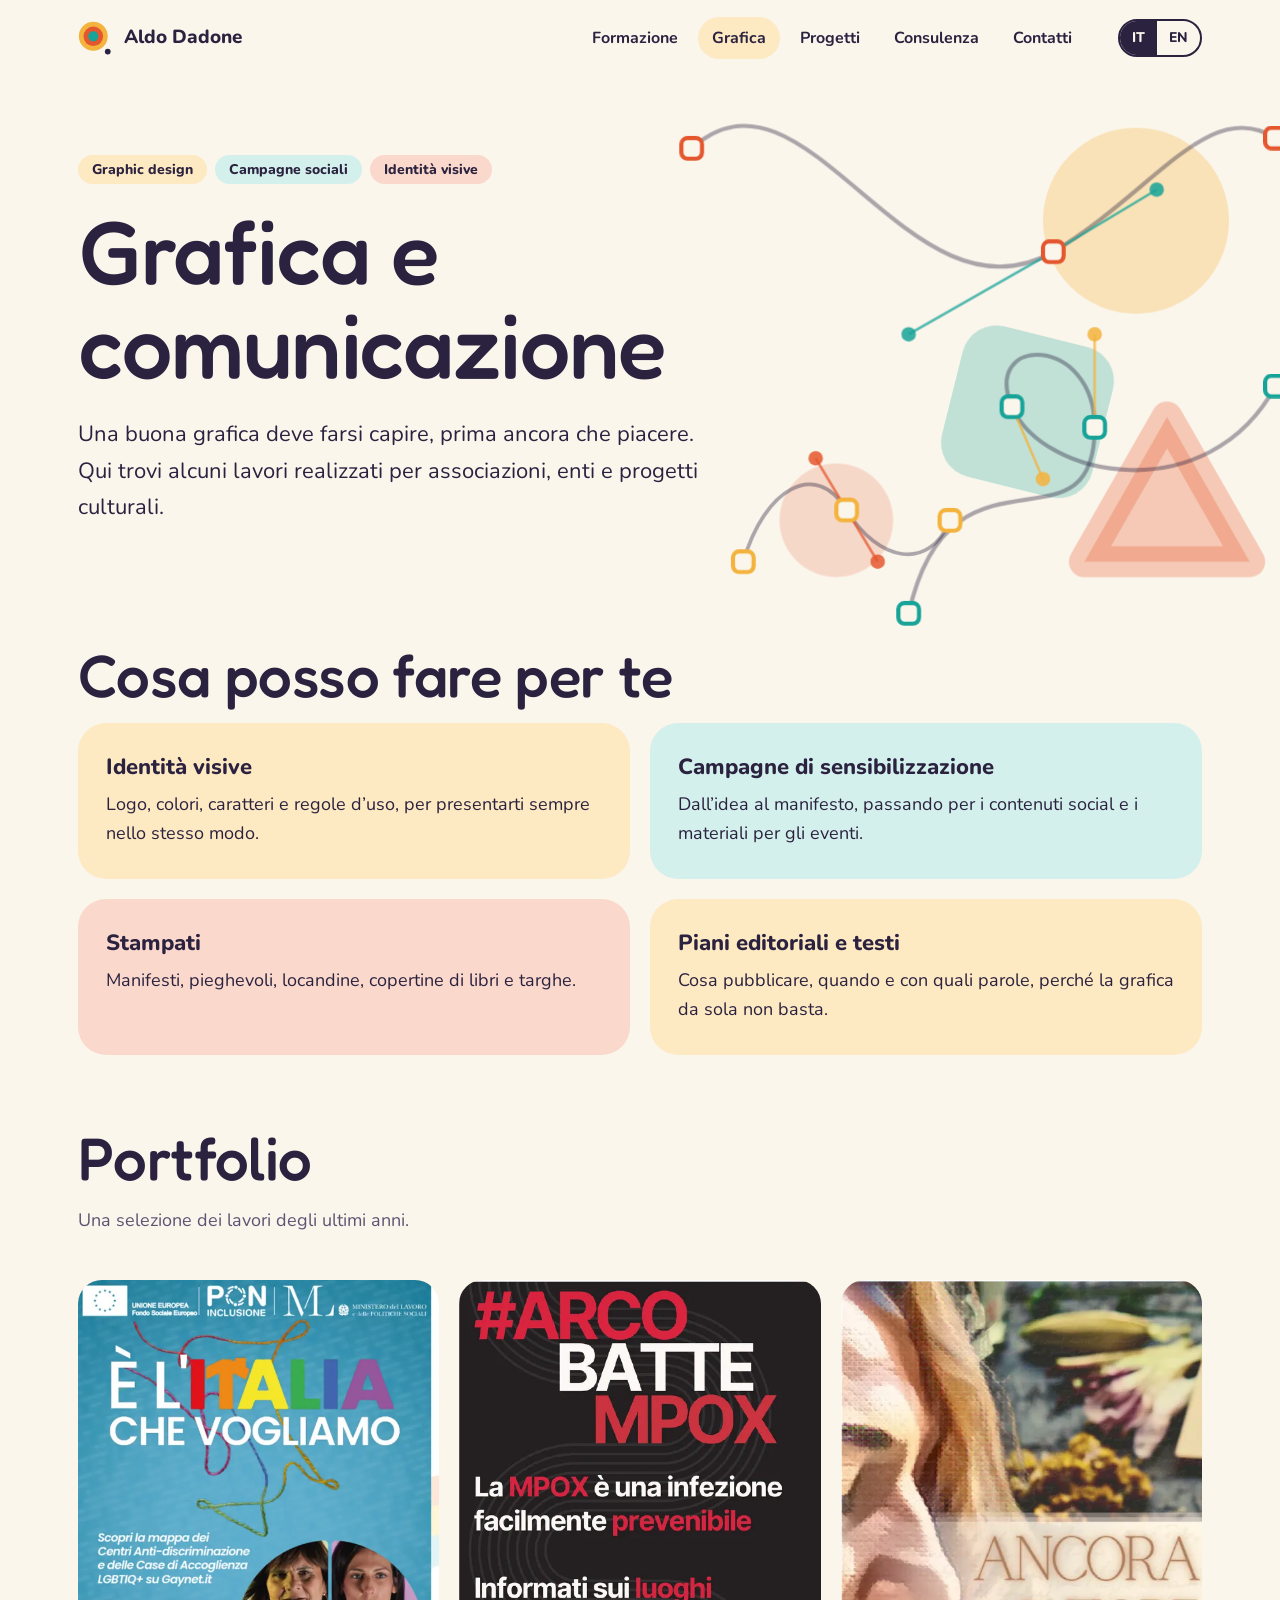
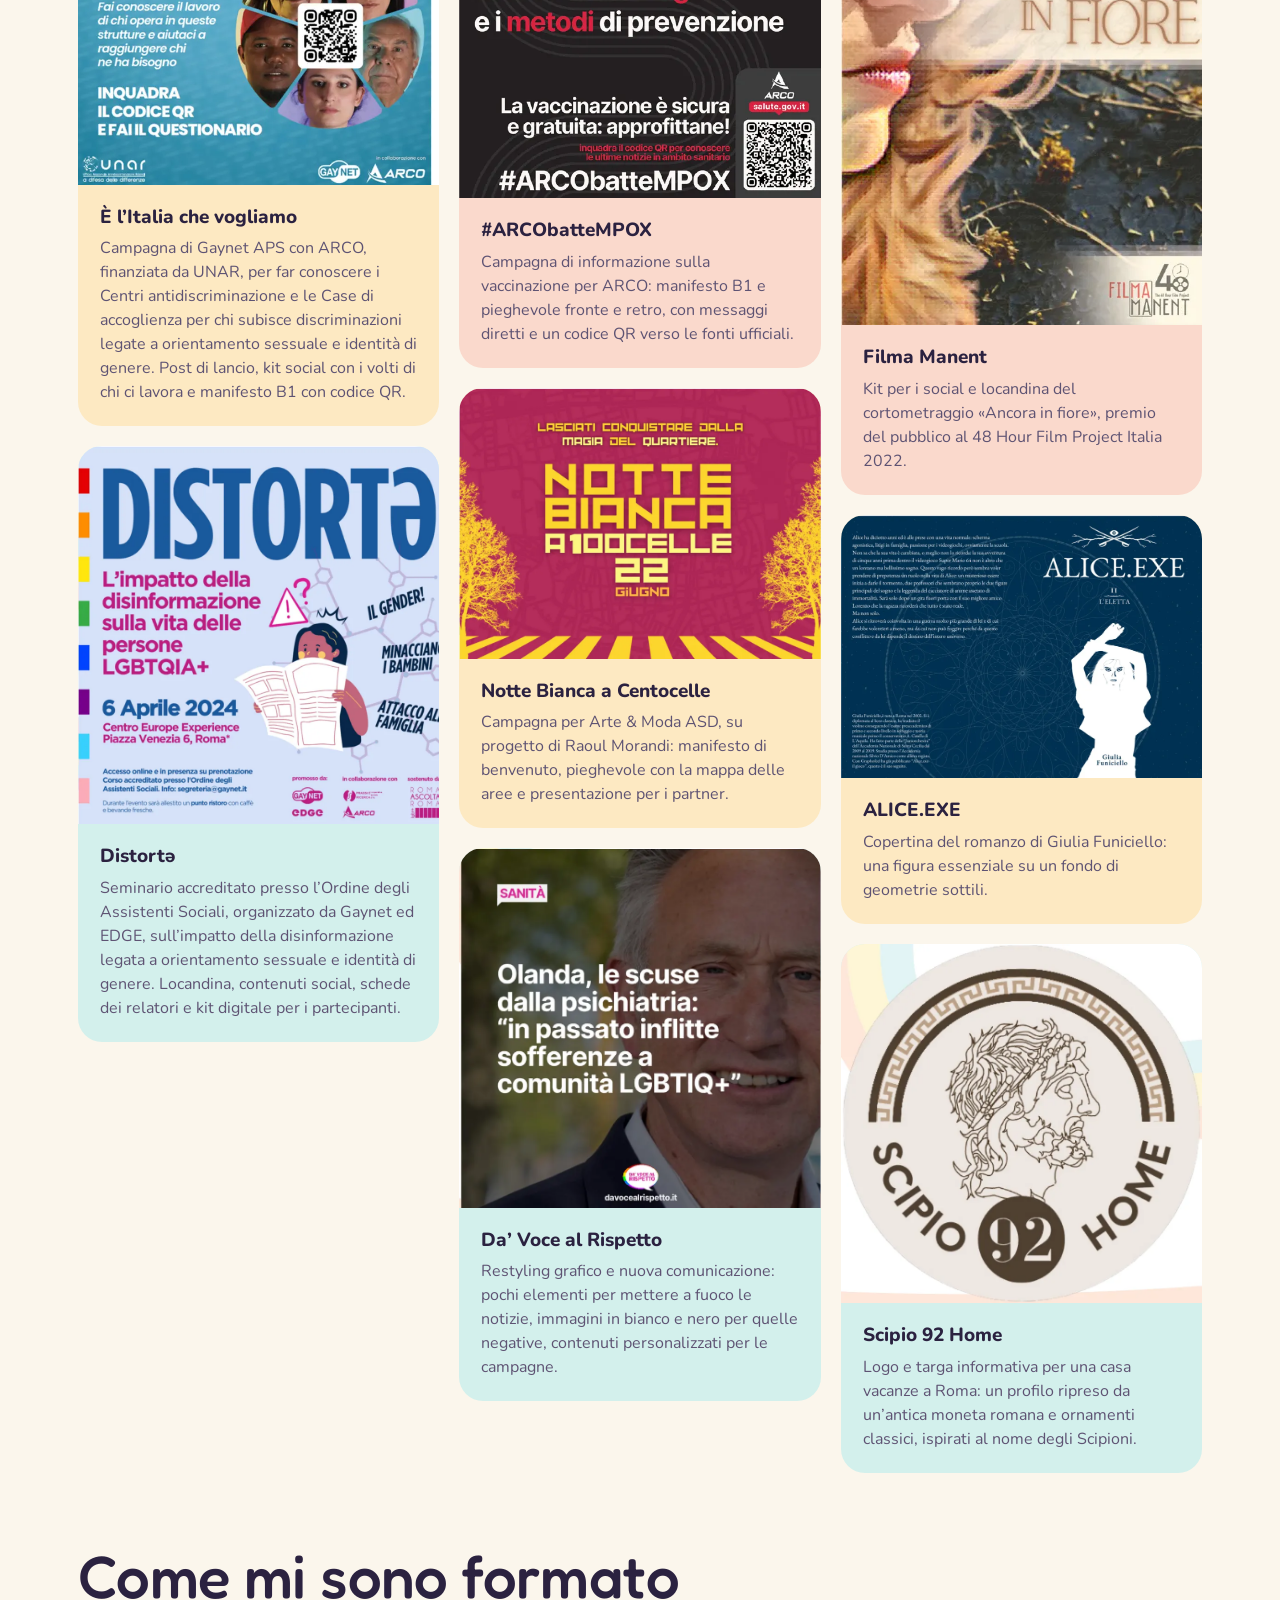
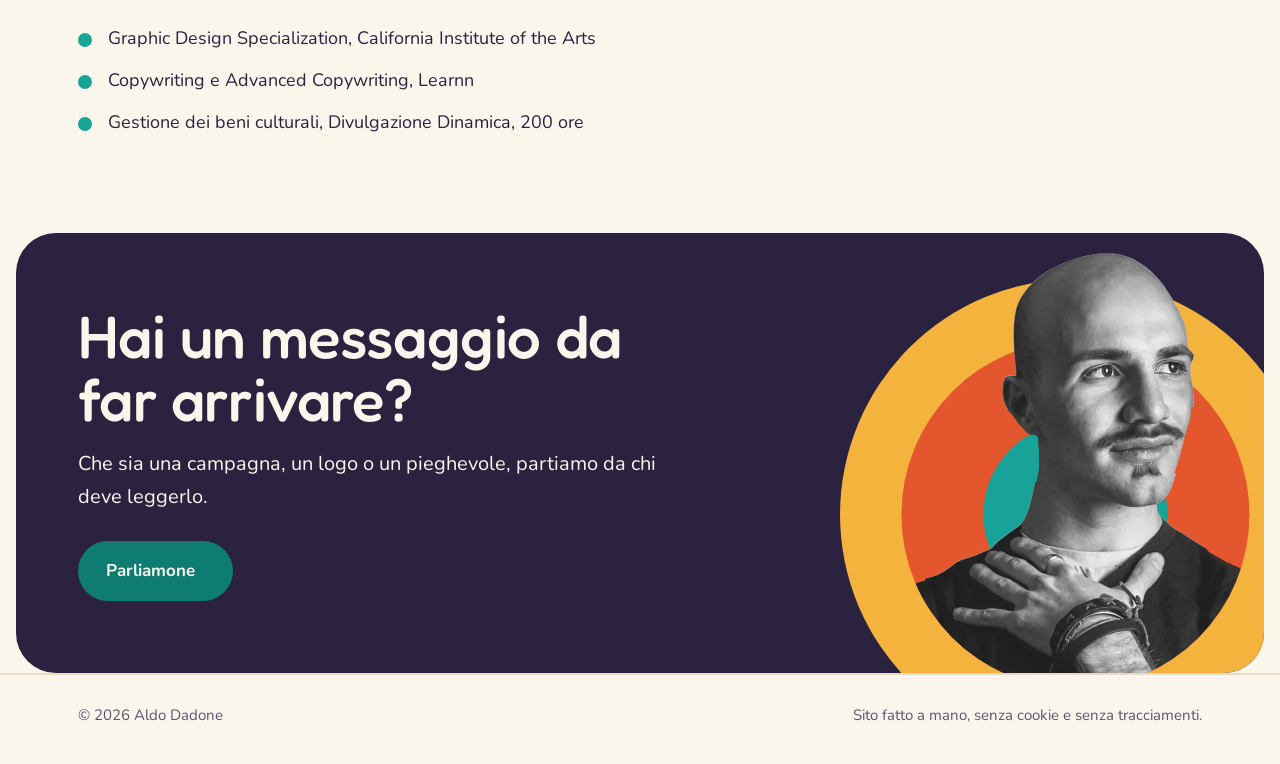
<file: grafica.html>
<!doctype html>
<html lang="it">
<head>
<meta charset="utf-8">
<meta name="viewport" content="width=device-width, initial-scale=1, viewport-fit=cover">
<title>Grafica e comunicazione · Aldo Dadone</title>
<meta name="description" content="Identità visive, campagne, materiali stampati e contenuti social per associazioni, enti e progetti culturali.">
<link rel="alternate" hreflang="it" href="https://aldodadone.github.io/grafica.html">
<link rel="alternate" hreflang="en" href="https://aldodadone.github.io/en/grafica.html">
<link rel="alternate" hreflang="x-default" href="https://aldodadone.github.io/grafica.html">
<meta property="og:title" content="Grafica e comunicazione · Aldo Dadone">
<meta property="og:description" content="Identità visive, campagne, materiali stampati e contenuti social per associazioni, enti e progetti culturali.">
<meta property="og:type" content="website">
<meta property="og:locale" content="it_IT">
<meta property="og:image" content="https://aldodadone.github.io/img/og.jpg">
<meta property="og:image:width" content="1200">
<meta property="og:image:height" content="630">
<meta name="twitter:card" content="summary_large_image">
<link rel="icon" href="img/icona.svg" type="image/svg+xml">
<link rel="stylesheet" href="css/style.css">
</head>
<body>
<header>
  <div class="wrap testata">
    <a class="marchio" href="index.html" aria-label="Aldo Dadone, pagina iniziale">
      <svg viewBox="0 0 40 40" aria-hidden="true"><circle cx="18" cy="18" r="17" fill="#F3B33D"/><circle cx="18" cy="18" r="11.5" fill="#E4572E"/><circle cx="18" cy="18" r="6" fill="#17A398"/><circle cx="35" cy="36" r="3.4" fill="currentColor"/></svg>
      Aldo Dadone
    </a>
    <nav aria-label="Pagine"><ul><li><a href="formazione.html">Formazione</a></li><li><a href="grafica.html" aria-current="page">Grafica</a></li><li><a href="progetti.html">Progetti</a></li><li><a href="consulenza.html">Consulenza</a></li><li><a href="contatti.html">Contatti</a></li></ul></nav>
    <div class="lingua" aria-label="Lingua"><span aria-current="true">IT</span><a href="en/grafica.html" lang="en" hreflang="en">EN</a></div>
    <details class="menu"><summary>Menu</summary><ul><li><a href="formazione.html">Formazione</a></li><li><a href="grafica.html" aria-current="page">Grafica</a></li><li><a href="progetti.html">Progetti</a></li><li><a href="consulenza.html">Consulenza</a></li><li><a href="contatti.html">Contatti</a></li><li><a href="en/grafica.html" lang="en" hreflang="en">English</a></li></ul></details>
  </div>
</header>
<main>
<div class="sfondo-wrap banner" style="--vx:580;--vy:0;--vw:700;--vh:480" aria-hidden="true"><svg class="sfondo" viewBox="0 0 1200 760" preserveAspectRatio="xMidYMin meet"><g style="animation:pop 0.33s cubic-bezier(.3,1.6,.5,1) 0.06s both"><circle cx="1080" cy="140" r="90" fill="#F3B33D" fill-opacity=".3"/></g><g style="animation:pop 0.33s cubic-bezier(.3,1.6,.5,1) 0.14s both"><rect x="900" y="250" width="150" height="150" rx="34" fill="#17A398" fill-opacity=".25" transform="rotate(14 975 325)"/></g><g style="animation:pop 0.33s cubic-bezier(.3,1.6,.5,1) 0.22s both"><path d="M1110 330 L1190 470 L1030 470Z" fill="#E4572E" fill-opacity=".28" stroke="#E4572E" stroke-opacity=".28" stroke-width="30" stroke-linejoin="round"/></g><g style="animation:pop 0.33s cubic-bezier(.3,1.6,.5,1) 0.30s both"><circle cx="790" cy="430" r="55" fill="#E4572E" fill-opacity=".18"/></g><path d="M650 70 C760 -30,860 250,1000 170" pathLength="1" stroke-dasharray="1" fill="none" stroke="#2B2240" stroke-opacity=".38" stroke-width="4" stroke-linecap="round" style="animation:disegna 0.33s ease-in-out 0.72s both"/><path d="M1000 170 C1100 110,1150 20,1215 60" pathLength="1" stroke-dasharray="1" fill="none" stroke="#2B2240" stroke-opacity=".38" stroke-width="4" stroke-linecap="round" style="animation:disegna 0.33s ease-in-out 1.26s both"/><g class="temp" style="animation:maniglia-via 0.77s ease 0.47s both"><line x1="650" y1="70" x2="760" y2="-30" stroke="#17A398" stroke-width="2.5" stroke-opacity=".75"/><circle cx="760" cy="-30" r="7" fill="#17A398" fill-opacity=".85"/></g><g style="animation:maniglia-tieni 0.25s ease 0.63s both"><line x1="1000" y1="170" x2="860" y2="250" stroke="#17A398" stroke-width="2.5" stroke-opacity=".75"/><circle cx="860" cy="250" r="7" fill="#17A398" fill-opacity=".85"/></g><g style="animation:maniglia-tieni 0.25s ease 1.02s both"><line x1="1000" y1="170" x2="1100" y2="110" stroke="#17A398" stroke-width="2.5" stroke-opacity=".75"/><circle cx="1100" cy="110" r="7" fill="#17A398" fill-opacity=".85"/></g><g class="temp" style="animation:maniglia-via 0.77s ease 1.18s both"><line x1="1215" y1="60" x2="1150" y2="20" stroke="#17A398" stroke-width="2.5" stroke-opacity=".75"/><circle cx="1150" cy="20" r="7" fill="#17A398" fill-opacity=".85"/></g><rect x="640" y="60" width="20" height="20" rx="6" fill="#FBF6EC" stroke="#E4572E" stroke-width="4" style="animation:pop 0.28s cubic-bezier(.3,1.5,.5,1) 0.39s both"/><rect x="990" y="160" width="20" height="20" rx="6" fill="#FBF6EC" stroke="#E4572E" stroke-width="4" style="animation:pop 0.28s cubic-bezier(.3,1.5,.5,1) 0.58s both"/><rect x="1205" y="50" width="20" height="20" rx="6" fill="#FBF6EC" stroke="#E4572E" stroke-width="4" style="animation:pop 0.28s cubic-bezier(.3,1.5,.5,1) 1.13s both"/><path d="M860 520 C900 340,1040 470,1040 340" pathLength="1" stroke-dasharray="1" fill="none" stroke="#2B2240" stroke-opacity=".38" stroke-width="4" stroke-linecap="round" style="animation:disegna 0.33s ease-in-out 0.94s both"/><path d="M1040 340 C1040 250,930 250,960 320" pathLength="1" stroke-dasharray="1" fill="none" stroke="#2B2240" stroke-opacity=".38" stroke-width="4" stroke-linecap="round" style="animation:disegna 0.33s ease-in-out 1.49s both"/><path d="M960 320 C990 390,1150 420,1215 300" pathLength="1" stroke-dasharray="1" fill="none" stroke="#2B2240" stroke-opacity=".38" stroke-width="4" stroke-linecap="round" style="animation:disegna 0.33s ease-in-out 2.04s both"/><g class="temp" style="animation:maniglia-via 0.77s ease 0.69s both"><line x1="860" y1="520" x2="900" y2="340" stroke="#F3B33D" stroke-width="2.5" stroke-opacity=".75"/><circle cx="900" cy="340" r="7" fill="#F3B33D" fill-opacity=".85"/></g><g class="temp" style="animation:maniglia-via 0.77s ease 0.85s both"><line x1="1040" y1="340" x2="1040" y2="470" stroke="#F3B33D" stroke-width="2.5" stroke-opacity=".75"/><circle cx="1040" cy="470" r="7" fill="#F3B33D" fill-opacity=".85"/></g><g style="animation:maniglia-tieni 0.25s ease 1.24s both"><line x1="1040" y1="340" x2="1040" y2="250" stroke="#F3B33D" stroke-width="2.5" stroke-opacity=".75"/><circle cx="1040" cy="250" r="7" fill="#F3B33D" fill-opacity=".85"/></g><g class="temp" style="animation:maniglia-via 0.77s ease 1.40s both"><line x1="960" y1="320" x2="930" y2="250" stroke="#F3B33D" stroke-width="2.5" stroke-opacity=".75"/><circle cx="930" cy="250" r="7" fill="#F3B33D" fill-opacity=".85"/></g><g style="animation:maniglia-tieni 0.25s ease 1.79s both"><line x1="960" y1="320" x2="990" y2="390" stroke="#F3B33D" stroke-width="2.5" stroke-opacity=".75"/><circle cx="990" cy="390" r="7" fill="#F3B33D" fill-opacity=".85"/></g><g class="temp" style="animation:maniglia-via 0.77s ease 1.95s both"><line x1="1215" y1="300" x2="1150" y2="420" stroke="#F3B33D" stroke-width="2.5" stroke-opacity=".75"/><circle cx="1150" cy="420" r="7" fill="#F3B33D" fill-opacity=".85"/></g><rect x="850" y="510" width="20" height="20" rx="6" fill="#FBF6EC" stroke="#17A398" stroke-width="4" style="animation:pop 0.28s cubic-bezier(.3,1.5,.5,1) 0.61s both"/><rect x="1030" y="330" width="20" height="20" rx="6" fill="#FBF6EC" stroke="#17A398" stroke-width="4" style="animation:pop 0.28s cubic-bezier(.3,1.5,.5,1) 0.80s both"/><rect x="950" y="310" width="20" height="20" rx="6" fill="#FBF6EC" stroke="#17A398" stroke-width="4" style="animation:pop 0.28s cubic-bezier(.3,1.5,.5,1) 1.35s both"/><rect x="1205" y="290" width="20" height="20" rx="6" fill="#FBF6EC" stroke="#17A398" stroke-width="4" style="animation:pop 0.28s cubic-bezier(.3,1.5,.5,1) 1.90s both"/><path d="M700 470 C720 400,770 370,800 420" pathLength="1" stroke-dasharray="1" fill="none" stroke="#2B2240" stroke-opacity=".38" stroke-width="3.5" stroke-linecap="round" style="animation:disegna 0.33s ease-in-out 1.16s both"/><path d="M800 420 C830 470,880 480,900 430" pathLength="1" stroke-dasharray="1" fill="none" stroke="#2B2240" stroke-opacity=".38" stroke-width="3.5" stroke-linecap="round" style="animation:disegna 0.33s ease-in-out 1.71s both"/><g class="temp" style="animation:maniglia-via 0.77s ease 0.91s both"><line x1="700" y1="470" x2="720" y2="400" stroke="#E4572E" stroke-width="2.5" stroke-opacity=".75"/><circle cx="720" cy="400" r="7" fill="#E4572E" fill-opacity=".85"/></g><g style="animation:maniglia-tieni 0.25s ease 1.07s both"><line x1="800" y1="420" x2="770" y2="370" stroke="#E4572E" stroke-width="2.5" stroke-opacity=".75"/><circle cx="770" cy="370" r="7" fill="#E4572E" fill-opacity=".85"/></g><g style="animation:maniglia-tieni 0.25s ease 1.46s both"><line x1="800" y1="420" x2="830" y2="470" stroke="#E4572E" stroke-width="2.5" stroke-opacity=".75"/><circle cx="830" cy="470" r="7" fill="#E4572E" fill-opacity=".85"/></g><g class="temp" style="animation:maniglia-via 0.77s ease 1.62s both"><line x1="900" y1="430" x2="880" y2="480" stroke="#E4572E" stroke-width="2.5" stroke-opacity=".75"/><circle cx="880" cy="480" r="7" fill="#E4572E" fill-opacity=".85"/></g><rect x="690" y="460" width="20" height="20" rx="6" fill="#FBF6EC" stroke="#F3B33D" stroke-width="4" style="animation:pop 0.28s cubic-bezier(.3,1.5,.5,1) 0.83s both"/><rect x="790" y="410" width="20" height="20" rx="6" fill="#FBF6EC" stroke="#F3B33D" stroke-width="4" style="animation:pop 0.28s cubic-bezier(.3,1.5,.5,1) 1.02s both"/><rect x="890" y="420" width="20" height="20" rx="6" fill="#FBF6EC" stroke="#F3B33D" stroke-width="4" style="animation:pop 0.28s cubic-bezier(.3,1.5,.5,1) 1.57s both"/></svg></div><section class="wrap testa-pagina">
    <ul class="etichette" aria-label="Competenze"><li>Graphic design</li><li>Campagne sociali</li><li>Identità visive</li></ul>
    <h1>Grafica e comunicazione</h1>
    <p class="lead">Una buona grafica deve farsi capire, prima ancora che piacere. Qui trovi alcuni lavori realizzati per associazioni, enti e progetti culturali.</p>
  </section>

  <section class="wrap blocco" aria-labelledby="t-cosa">
    <h2 id="t-cosa">Cosa posso fare per te</h2>
    <div class="schede due">
      <div class="scheda"><h3>Identità visive</h3><p>Logo, colori, caratteri e regole d’uso, per presentarti sempre nello stesso modo.</p></div>
      <div class="scheda"><h3>Campagne di sensibilizzazione</h3><p>Dall’idea al manifesto, passando per i contenuti social e i materiali per gli eventi.</p></div>
      <div class="scheda"><h3>Stampati</h3><p>Manifesti, pieghevoli, locandine, copertine di libri e targhe.</p></div>
      <div class="scheda"><h3>Piani editoriali e testi</h3><p>Cosa pubblicare, quando e con quali parole, perché la grafica da sola non basta.</p></div>
    </div>
  </section>

  <section class="wrap blocco lavori" aria-labelledby="t-port">
    <h2 id="t-port">Portfolio</h2>
    <p class="intro">Una selezione dei lavori degli ultimi anni.</p>
    <div class="mosaico">
      <figure class="lavoro"><div class="cornice-img"><img loading="lazy" src="img/italia.webp" width="644" height="900" alt="Manifesto della campagna «È l’Italia che vogliamo», con la scritta colorata e i volti di cinque persone in un cerchio."></div><figcaption><b>È l’Italia che vogliamo</b><span>Campagna di Gaynet APS con ARCO, finanziata da UNAR, per far conoscere i Centri antidiscriminazione e le Case di accoglienza per chi subisce discriminazioni legate a orientamento sessuale e identità di genere. Post di lancio, kit social con i volti di chi ci lavora e manifesto B1 con codice QR.</span></figcaption></figure>
      <figure class="lavoro"><div class="cornice-img"><img loading="lazy" src="img/distorta.webp" width="860" height="900" alt="Locandina del seminario Distortə sull’impatto della disinformazione."></div><figcaption><b>Distortə</b><span>Seminario accreditato presso l’Ordine degli Assistenti Sociali, organizzato da Gaynet ed EDGE, sull’impatto della disinformazione legata a orientamento sessuale e identità di genere. Locandina, contenuti social, schede dei relatori e kit digitale per i partecipanti.</span></figcaption></figure>
      <figure class="lavoro"><div class="cornice-img"><img loading="lazy" src="img/arco.webp" width="627" height="900" alt="Manifesto nero e rosso della campagna #ARCObatteMPOX."></div><figcaption><b>#ARCObatteMPOX</b><span>Campagna di informazione sulla vaccinazione per ARCO: manifesto B1 e pieghevole fronte e retro, con messaggi diretti e un codice QR verso le fonti ufficiali.</span></figcaption></figure>
      <figure class="lavoro"><div class="cornice-img"><img loading="lazy" src="img/nottebianca.webp" width="900" height="674" alt="Manifesto magenta e giallo della Notte Bianca a Centocelle."></div><figcaption><b>Notte Bianca a Centocelle</b><span>Campagna per Arte &amp; Moda ASD, su progetto di Raoul Morandi: manifesto di benvenuto, pieghevole con la mappa delle aree e presentazione per i partner.</span></figcaption></figure>
      <figure class="lavoro"><div class="cornice-img"><img loading="lazy" src="img/dvr.webp" width="779" height="775" alt="Post di Da’ Voce al Rispetto con titolo di notizia bianco su foto scura."></div><figcaption><b>Da’ Voce al Rispetto</b><span>Restyling grafico e nuova comunicazione: pochi elementi per mettere a fuoco le notizie, immagini in bianco e nero per quelle negative, contenuti personalizzati per le campagne.</span></figcaption></figure>
      <figure class="lavoro"><div class="cornice-img"><img loading="lazy" src="img/filma.webp" width="504" height="900" alt="Locandina del cortometraggio «Ancora in fiore», con il volto di una ragazza tra fiori secchi."></div><figcaption><b>Filma Manent</b><span>Kit per i social e locandina del cortometraggio «Ancora in fiore», premio del pubblico al 48 Hour Film Project Italia 2022.</span></figcaption></figure>
      <figure class="lavoro"><div class="cornice-img"><img loading="lazy" src="img/alice.webp" width="900" height="657" alt="Copertina blu notte del romanzo ALICE.EXE II, L’eletta."></div><figcaption><b>ALICE.EXE</b><span>Copertina del romanzo di Giulia Funiciello: una figura essenziale su un fondo di geometrie sottili.</span></figcaption></figure>
      <figure class="lavoro"><div class="cornice-img"><img loading="lazy" src="img/scipio.webp" width="783" height="779" alt="Logo circolare di Scipio 92 Home con un profilo romano incoronato d’alloro."></div><figcaption><b>Scipio 92 Home</b><span>Logo e targa informativa per una casa vacanze a Roma: un profilo ripreso da un’antica moneta romana e ornamenti classici, ispirati al nome degli Scipioni.</span></figcaption></figure>
    </div>
  </section>

  <section class="wrap blocco" aria-labelledby="t-form">
    <h2 id="t-form">Come mi sono formato</h2>
    <ul class="elenco">
      <li>Graphic Design Specialization, California Institute of the Arts</li>
      <li>Copywriting e Advanced Copywriting, Learnn</li>
      <li>Gestione dei beni culturali, Divulgazione Dinamica, 200 ore</li>
    </ul>
  </section>
  <section class="invito"><div class="wrap"><h2>Hai un messaggio da far arrivare?</h2><p>Che sia una campagna, un logo o un pieghevole, partiamo da chi deve leggerlo.</p><a class="btn btn-pieno" href="contatti.html">Parliamone</a></div><svg class="medaglione" viewBox="-24 0 948 994" role="img" aria-label="Ritratto di Aldo Dadone"><defs><clipPath id="cornice3"><circle class="clip-cerchio" cx="450" cy="520" r="346"/><rect x="-200" y="-200" width="1300" height="720"/></clipPath></defs><circle cx="450" cy="520" r="468" fill="#F3B33D"/><circle cx="450" cy="520" r="346" fill="#E4572E"/><circle cx="450" cy="520" r="183" fill="#17A398"/><image href="img/foto_cta.webp" x="0" y="0" width="900" height="904" clip-path="url(#cornice3)"/></svg></section>
</main>
<footer>
  <div class="wrap">
    <span>© 2026 Aldo Dadone</span>
    <span>Sito fatto a mano, senza cookie e senza tracciamenti.</span>
  </div>
</footer>
</body>
</html>
</file>
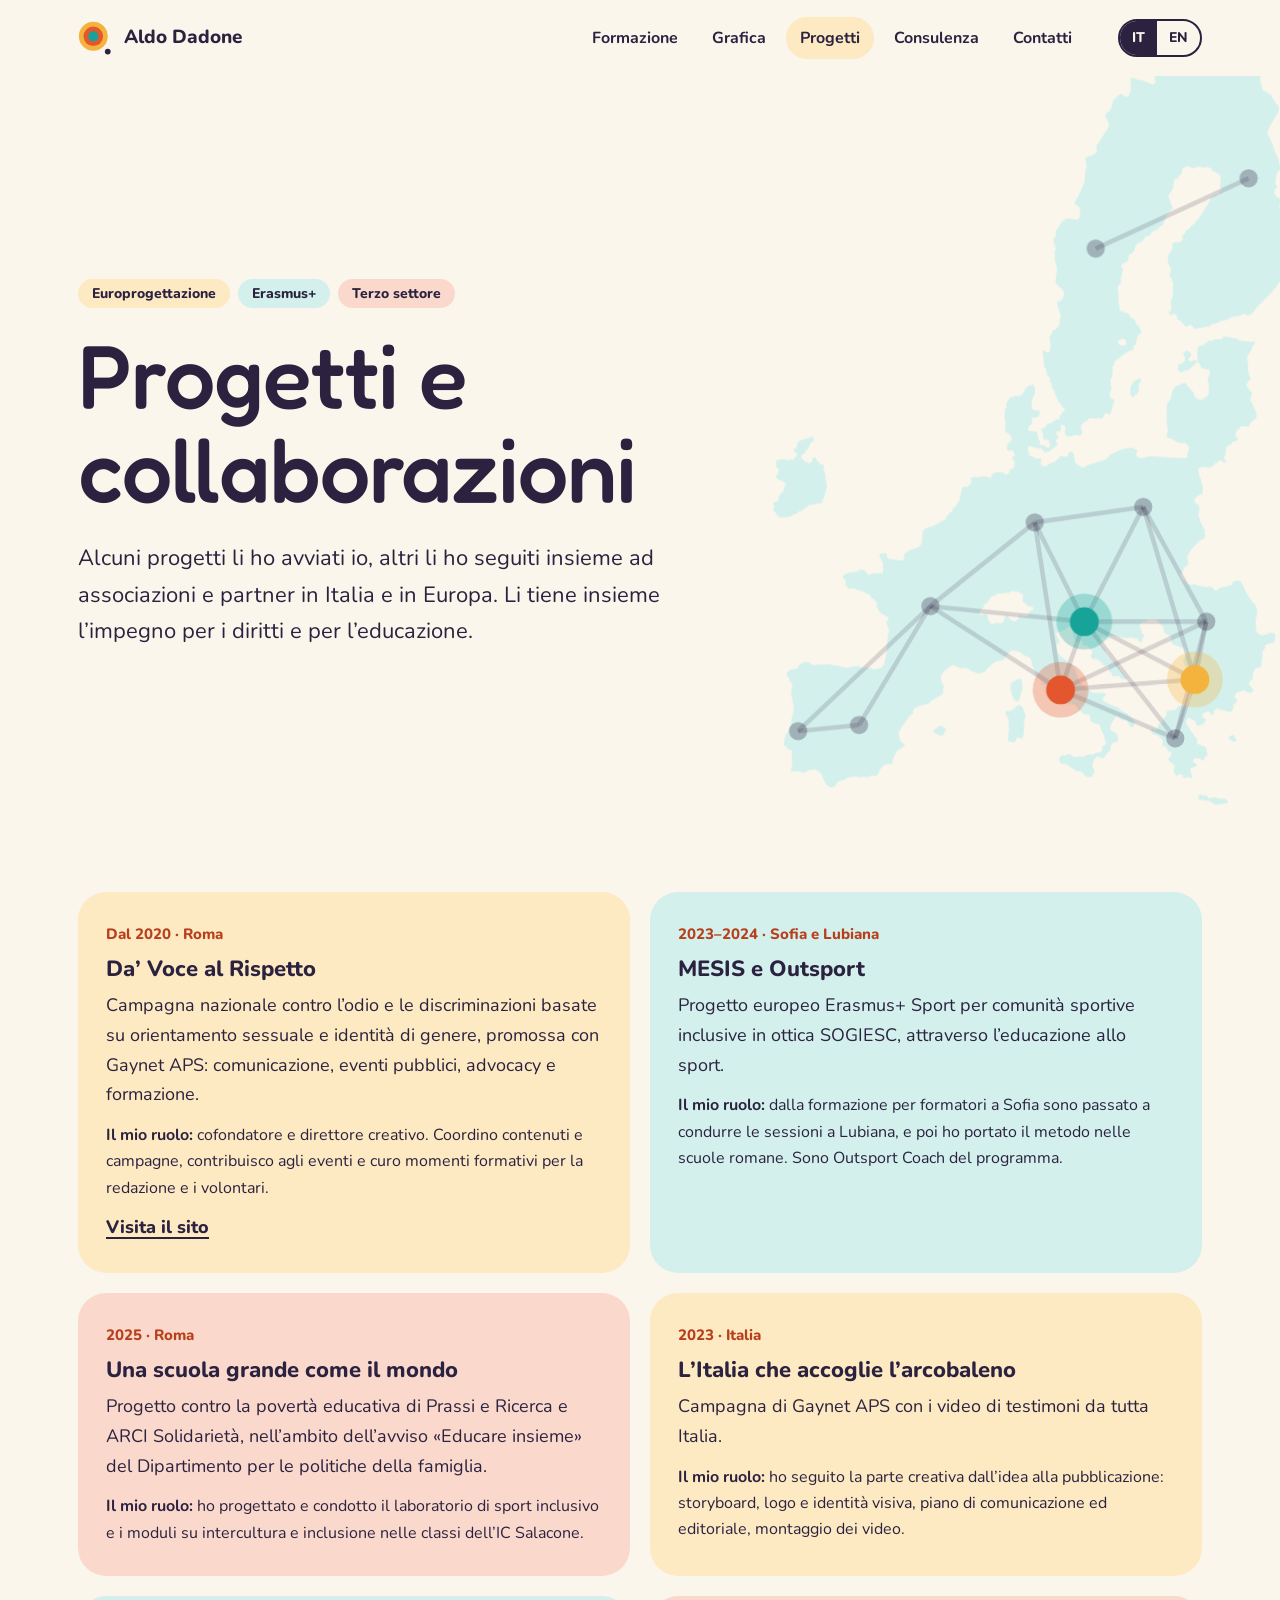
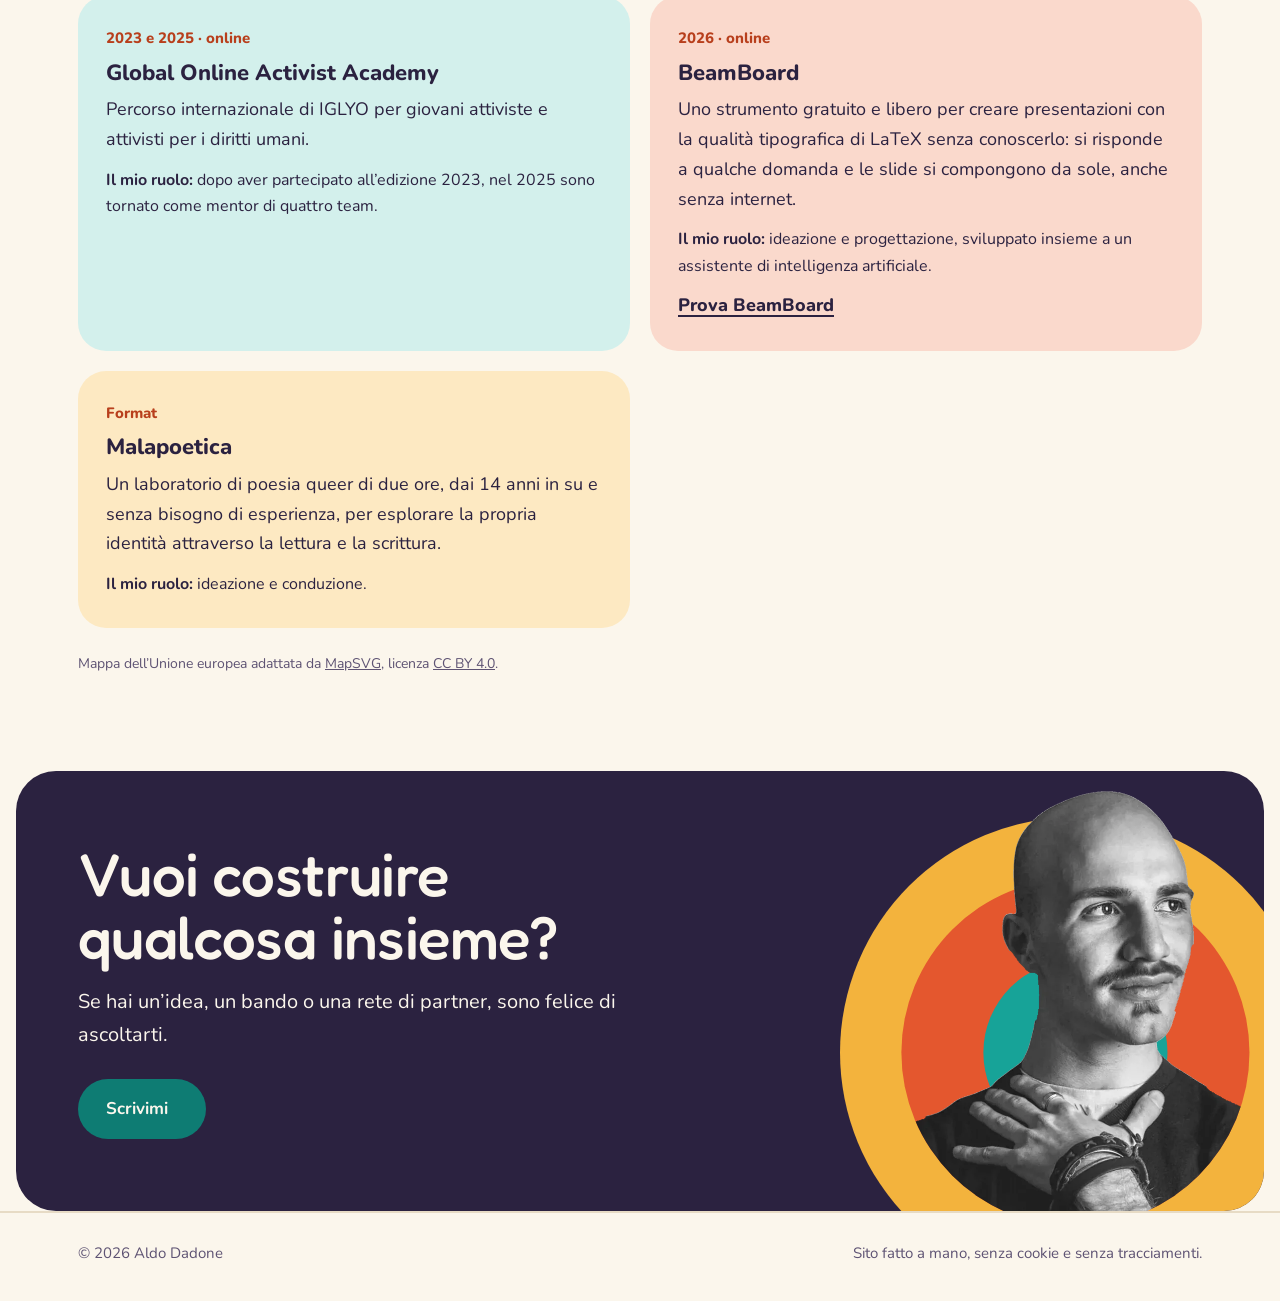
<file: progetti.html>
<!doctype html>
<html lang="it">
<head>
<meta charset="utf-8">
<meta name="viewport" content="width=device-width, initial-scale=1, viewport-fit=cover">
<title>Progetti e collaborazioni · Aldo Dadone</title>
<meta name="description" content="Le iniziative che Aldo Dadone ha fondato, guidato o fatto crescere, tra attivismo, educazione e comunicazione.">
<link rel="alternate" hreflang="it" href="https://aldodadone.github.io/progetti.html">
<link rel="alternate" hreflang="en" href="https://aldodadone.github.io/en/progetti.html">
<link rel="alternate" hreflang="x-default" href="https://aldodadone.github.io/progetti.html">
<meta property="og:title" content="Progetti e collaborazioni · Aldo Dadone">
<meta property="og:description" content="Le iniziative che Aldo Dadone ha fondato, guidato o fatto crescere, tra attivismo, educazione e comunicazione.">
<meta property="og:type" content="website">
<meta property="og:locale" content="it_IT">
<meta property="og:image" content="https://aldodadone.github.io/img/og.jpg">
<meta property="og:image:width" content="1200">
<meta property="og:image:height" content="630">
<meta name="twitter:card" content="summary_large_image">
<link rel="icon" href="img/icona.svg" type="image/svg+xml">
<link rel="stylesheet" href="css/style.css">
</head>
<body>
<header>
  <div class="wrap testata">
    <a class="marchio" href="index.html" aria-label="Aldo Dadone, pagina iniziale">
      <svg viewBox="0 0 40 40" aria-hidden="true"><circle cx="18" cy="18" r="17" fill="#F3B33D"/><circle cx="18" cy="18" r="11.5" fill="#E4572E"/><circle cx="18" cy="18" r="6" fill="#17A398"/><circle cx="35" cy="36" r="3.4" fill="currentColor"/></svg>
      Aldo Dadone
    </a>
    <nav aria-label="Pagine"><ul><li><a href="formazione.html">Formazione</a></li><li><a href="grafica.html">Grafica</a></li><li><a href="progetti.html" aria-current="page">Progetti</a></li><li><a href="consulenza.html">Consulenza</a></li><li><a href="contatti.html">Contatti</a></li></ul></nav>
    <div class="lingua" aria-label="Lingua"><span aria-current="true">IT</span><a href="en/progetti.html" lang="en" hreflang="en">EN</a></div>
    <details class="menu"><summary>Menu</summary><ul><li><a href="formazione.html">Formazione</a></li><li><a href="grafica.html">Grafica</a></li><li><a href="progetti.html" aria-current="page">Progetti</a></li><li><a href="consulenza.html">Consulenza</a></li><li><a href="contatti.html">Contatti</a></li><li><a href="en/progetti.html" lang="en" hreflang="en">English</a></li></ul></details>
  </div>
</header>
<main>
<div class="sfondo-wrap banner" style="--vx:680;--vy:200;--vw:640;--vh:460" aria-hidden="true"><svg class="sfondo" viewBox="0 0 1200 760" preserveAspectRatio="xMidYMin meet"><g style="animation:appare 0.55s ease 0.06s both"><g transform="translate(728.5 -50) scale(4.3295)"><path d="M120.56 173.61 L119.81 174.06 L119.72 174.31 L120.07 175.09 L120.72 175.38 L121.16 175.41 L121.56 175.54 L122.00 175.26 L122.81 175.04 L123.59 174.36 L124.09 174.30 L124.26 174.20 L124.35 173.96 L124.22 173.56 L124.29 173.12 L124.15 172.89 L123.97 172.82 L122.96 173.05 L121.71 172.95 L121.48 173.09 L121.37 173.38 L121.20 173.56 L120.99 173.63 L120.56 173.61ZM2.42 160.92 L2.52 161.16 L3.03 161.45 L3.29 162.02 L3.99 162.18 L4.15 162.34 L4.29 162.69 L4.31 163.13 L4.13 163.91 L4.34 164.73 L4.27 165.79 L4.00 166.63 L4.11 166.94 L4.36 167.03 L4.93 166.89 L6.09 167.01 L6.74 167.26 L6.94 167.27 L8.08 166.69 L8.94 166.57 L9.71 166.64 L10.86 167.54 L11.07 167.93 L11.09 168.47 L11.38 168.79 L11.69 169.59 L11.99 170.00 L13.14 170.64 L13.49 170.62 L13.92 170.32 L14.31 169.54 L14.53 169.31 L15.16 169.05 L15.90 169.00 L16.75 168.29 L18.32 168.15 L19.43 168.30 L20.16 168.14 L21.24 168.27 L21.81 167.97 L22.16 167.89 L23.01 168.09 L23.58 167.48 L23.98 166.50 L24.49 165.89 L25.34 165.34 L26.51 165.28 L26.75 165.15 L26.83 164.96 L26.81 164.50 L27.10 163.81 L27.21 163.33 L27.46 163.03 L27.61 162.60 L27.97 162.22 L28.88 161.69 L29.42 161.25 L29.47 161.06 L29.41 160.87 L28.87 160.53 L28.48 160.03 L28.12 158.78 L28.12 158.35 L28.82 157.01 L30.03 155.43 L30.60 154.50 L31.35 154.04 L31.40 153.85 L31.32 153.48 L31.45 153.17 L31.98 152.67 L33.44 152.18 L34.86 151.83 L35.52 151.17 L37.45 150.05 L38.08 149.44 L38.11 148.92 L38.02 148.49 L38.20 148.10 L38.20 147.90 L37.70 146.91 L37.57 145.95 L37.63 145.61 L38.19 144.63 L39.61 143.62 L40.00 143.26 L40.27 143.19 L40.49 143.24 L40.87 143.53 L42.04 143.90 L42.39 143.93 L42.90 143.79 L43.35 144.01 L43.80 144.05 L44.27 144.51 L44.92 144.70 L45.33 144.98 L46.26 145.05 L47.46 144.60 L47.68 144.39 L47.91 143.94 L48.29 143.69 L49.36 142.72 L49.98 142.45 L50.73 142.29 L51.54 141.97 L53.02 140.19 L53.50 139.94 L53.78 139.90 L55.14 140.32 L56.33 141.12 L57.17 141.43 L57.58 141.72 L57.78 142.15 L57.99 143.41 L58.36 144.01 L58.54 144.57 L58.54 145.35 L58.60 145.56 L59.10 145.81 L59.35 146.12 L59.78 146.44 L60.24 147.02 L60.42 147.51 L61.22 147.78 L61.66 148.08 L62.16 148.86 L62.92 149.41 L64.41 151.10 L65.09 151.40 L65.71 151.91 L66.29 151.84 L67.60 152.09 L67.95 152.48 L68.48 153.52 L69.16 153.67 L69.41 154.11 L69.57 154.25 L69.84 154.28 L70.35 154.17 L70.69 154.32 L71.01 154.99 L70.95 155.48 L71.05 155.74 L71.95 156.32 L72.72 156.41 L73.08 156.67 L73.52 157.95 L73.96 158.88 L74.20 160.03 L74.43 160.36 L74.50 160.63 L74.37 160.99 L73.83 161.27 L73.66 161.48 L73.63 162.11 L73.35 162.70 L73.05 162.81 L72.52 162.74 L72.17 162.93 L71.82 162.98 L71.47 163.19 L70.52 163.18 L69.72 163.60 L69.10 163.70 L68.40 163.63 L67.67 163.82 L67.38 163.74 L66.32 163.09 L65.93 163.12 L65.36 163.47 L64.69 163.31 L64.23 163.61 L63.94 164.37 L64.19 164.93 L64.55 165.22 L65.26 165.29 L65.99 165.62 L66.53 166.07 L67.97 166.91 L68.82 166.99 L69.33 167.38 L69.82 168.04 L70.46 168.28 L71.24 168.28 L71.38 168.14 L71.56 167.62 L71.92 167.19 L71.73 166.42 L71.43 166.00 L71.41 165.70 L71.76 164.59 L72.24 163.86 L72.45 163.68 L72.67 163.64 L72.92 163.72 L73.28 163.98 L73.88 163.98 L74.09 163.91 L74.71 162.91 L75.46 162.28 L75.53 162.02 L75.51 161.26 L75.68 160.92 L76.07 160.60 L76.54 160.44 L76.98 160.42 L77.16 160.22 L77.01 158.78 L76.72 158.46 L76.29 158.15 L75.64 157.88 L75.40 157.43 L75.42 157.08 L75.80 156.10 L76.49 154.97 L76.76 154.75 L77.10 154.73 L77.30 154.85 L77.52 155.15 L77.87 155.34 L79.09 155.60 L79.27 155.80 L79.77 156.80 L80.22 157.14 L80.43 157.13 L80.59 157.01 L80.89 156.10 L80.82 155.77 L80.46 155.23 L79.70 154.56 L79.38 154.17 L78.11 153.52 L77.03 152.68 L75.46 152.04 L73.86 151.19 L73.71 150.96 L73.70 150.69 L73.85 150.45 L74.40 149.98 L74.43 149.74 L74.28 149.52 L73.82 149.40 L72.29 149.49 L71.61 149.41 L70.71 148.95 L69.81 148.23 L68.85 147.28 L68.37 146.60 L68.09 145.92 L67.76 144.66 L67.09 143.19 L66.93 143.03 L66.29 142.70 L65.25 141.84 L64.63 141.53 L63.86 140.72 L63.57 139.88 L63.43 138.83 L63.56 138.53 L63.99 138.20 L64.12 137.81 L63.78 137.39 L63.40 136.62 L63.42 136.07 L63.65 135.80 L64.13 135.74 L64.80 135.45 L65.59 135.05 L65.97 134.70 L66.21 134.61 L66.91 134.81 L67.15 135.07 L67.17 135.37 L66.99 135.82 L67.25 137.10 L67.80 138.03 L68.12 138.15 L68.64 137.81 L69.03 137.87 L69.20 138.04 L69.52 138.79 L69.69 138.88 L70.12 138.81 L70.38 138.89 L70.90 139.64 L71.36 140.11 L71.46 140.34 L71.45 140.56 L71.07 141.00 L71.02 141.20 L71.44 141.80 L71.64 141.88 L72.09 141.83 L72.61 141.98 L73.61 142.72 L73.82 143.28 L73.98 143.41 L74.72 143.36 L74.99 143.47 L75.16 143.81 L75.11 144.54 L75.23 144.70 L75.66 144.97 L75.78 145.47 L75.94 145.67 L76.28 145.76 L76.69 145.67 L77.37 145.73 L77.56 145.86 L77.83 146.21 L78.71 146.48 L78.92 146.43 L79.09 146.26 L79.13 146.05 L79.03 145.85 L78.67 145.59 L78.47 145.22 L77.60 144.28 L77.39 143.59 L76.88 143.31 L75.98 142.43 L75.57 141.86 L74.78 141.06 L74.52 140.67 L74.22 139.54 L73.24 138.53 L73.18 138.20 L73.28 137.31 L73.35 137.12 L73.53 136.94 L73.75 136.88 L74.00 136.93 L74.45 137.39 L74.70 137.48 L74.94 137.37 L75.37 136.82 L76.06 136.81 L76.47 136.65 L76.72 136.68 L77.22 136.96 L77.60 136.95 L78.19 137.11 L78.62 137.04 L79.06 137.26 L79.58 137.09 L80.39 137.09 L81.42 137.34 L81.63 137.52 L81.86 138.03 L82.31 138.10 L82.58 137.85 L82.62 137.25 L82.96 136.91 L83.03 136.65 L82.95 136.45 L82.62 136.25 L82.45 136.03 L82.43 135.53 L82.22 135.21 L82.01 134.43 L82.11 133.99 L82.55 133.68 L83.13 133.59 L83.95 132.97 L85.52 133.03 L85.81 133.16 L86.19 133.72 L86.72 134.08 L87.23 134.77 L87.42 135.76 L88.00 136.30 L89.04 136.90 L89.12 137.19 L88.99 137.61 L89.02 138.06 L89.14 138.31 L89.53 138.50 L89.85 138.78 L90.60 138.97 L91.06 139.33 L91.27 139.34 L91.68 139.20 L92.05 139.39 L92.19 139.90 L92.50 140.33 L92.56 140.60 L92.37 141.22 L91.89 141.62 L91.79 142.05 L91.82 142.42 L92.28 143.56 L92.92 144.03 L93.32 144.56 L93.40 144.84 L93.30 145.13 L92.81 145.69 L92.60 145.81 L92.24 145.87 L92.07 146.03 L92.00 146.82 L92.18 147.48 L91.89 148.09 L92.18 148.57 L92.44 148.80 L92.98 149.08 L93.15 149.32 L93.52 150.27 L93.36 151.36 L92.96 151.71 L92.77 152.16 L92.50 152.36 L92.07 152.45 L91.30 152.32 L90.76 152.41 L90.56 152.52 L90.16 153.05 L89.73 153.27 L89.52 153.32 L89.12 153.25 L88.84 153.37 L88.03 153.50 L87.90 153.72 L88.03 154.23 L87.95 154.54 L87.79 154.76 L87.36 155.05 L86.94 156.15 L86.77 156.27 L86.34 156.38 L86.14 156.59 L86.07 156.77 L86.08 157.16 L85.91 157.50 L85.71 157.66 L85.49 157.70 L84.94 157.47 L84.74 157.46 L84.57 157.57 L84.48 157.75 L84.51 157.95 L84.90 158.59 L85.33 158.81 L85.86 158.88 L86.45 159.27 L87.08 159.94 L87.26 160.37 L87.21 160.60 L87.02 160.89 L87.08 161.21 L87.24 161.32 L87.65 161.32 L87.86 161.42 L88.01 161.64 L88.32 162.41 L88.78 162.57 L88.99 162.77 L89.06 163.02 L89.02 163.24 L88.80 163.68 L88.39 164.07 L88.36 164.32 L88.91 164.92 L89.55 165.38 L89.80 165.81 L89.87 166.13 L89.61 166.60 L89.60 166.97 L90.01 167.72 L90.23 167.94 L90.49 167.94 L90.85 167.66 L91.13 167.61 L91.45 167.77 L91.82 168.34 L91.98 168.46 L92.19 168.47 L92.52 168.26 L92.74 168.21 L92.97 168.28 L93.31 168.53 L93.58 168.49 L93.72 168.33 L93.77 168.02 L93.34 166.69 L93.36 166.39 L93.64 166.11 L94.08 166.08 L94.60 165.85 L94.78 165.58 L94.64 165.26 L94.24 165.12 L94.04 164.89 L93.99 164.44 L94.09 164.17 L94.45 163.98 L94.94 164.11 L95.36 164.04 L95.57 164.13 L95.98 164.49 L96.23 164.54 L96.48 164.33 L96.50 163.92 L96.60 163.72 L97.07 163.47 L97.22 163.25 L96.98 162.52 L96.94 161.91 L96.75 161.54 L96.55 161.38 L95.96 161.28 L95.11 160.90 L94.92 160.75 L94.77 160.34 L94.89 159.94 L94.84 159.68 L94.48 159.39 L93.90 158.47 L93.46 158.09 L93.11 157.30 L92.45 156.45 L92.38 156.04 L92.48 155.53 L92.63 155.19 L92.87 155.04 L93.16 155.05 L94.28 155.70 L94.42 155.88 L94.62 156.49 L94.81 156.66 L95.27 156.80 L95.68 156.59 L96.14 156.54 L96.29 156.39 L96.44 155.97 L96.79 155.69 L96.84 155.49 L96.73 155.24 L96.26 155.00 L96.08 154.79 L96.01 154.31 L96.22 154.00 L96.65 153.89 L97.15 153.63 L97.41 153.61 L97.69 153.76 L97.97 154.31 L98.14 154.39 L98.34 154.37 L98.53 154.18 L98.53 153.72 L98.62 153.45 L99.14 153.06 L99.39 152.97 L100.59 153.32 L101.56 153.48 L101.99 153.74 L102.27 153.75 L102.94 153.01 L102.91 152.28 L102.99 152.02 L103.58 151.59 L103.71 151.42 L103.64 150.77 L103.37 150.49 L103.27 150.22 L103.31 149.97 L103.65 149.43 L103.84 149.32 L104.46 149.20 L104.91 148.95 L105.35 148.88 L105.64 148.93 L106.28 149.42 L107.07 149.31 L107.38 149.10 L107.39 148.78 L106.79 147.86 L106.48 147.53 L106.44 147.11 L106.81 146.62 L107.27 146.27 L107.40 144.73 L107.92 143.98 L108.35 143.77 L108.91 143.78 L109.17 143.45 L109.26 142.35 L109.45 141.57 L109.43 140.39 L109.60 140.02 L110.01 139.49 L110.10 138.81 L110.36 138.59 L111.97 138.17 L112.20 137.65 L112.36 136.71 L112.30 136.45 L112.00 136.13 L111.51 135.94 L111.04 136.01 L110.30 136.39 L109.87 136.39 L109.35 136.56 L108.59 136.28 L108.21 135.83 L107.98 135.37 L108.04 134.79 L107.89 133.68 L107.95 133.01 L108.27 131.81 L108.25 130.94 L107.81 129.66 L107.16 129.02 L106.92 128.57 L106.52 128.12 L106.10 127.33 L105.71 126.84 L105.42 126.02 L105.03 125.23 L104.74 124.75 L104.47 124.49 L103.98 124.30 L103.05 124.49 L102.85 124.64 L102.66 125.11 L102.41 125.40 L100.48 125.78 L99.66 126.15 L99.33 126.48 L99.03 126.54 L98.78 126.44 L98.02 125.72 L97.80 125.64 L96.91 125.78 L95.42 125.43 L94.76 125.42 L94.08 125.08 L93.61 125.31 L93.27 125.27 L92.90 124.98 L92.45 124.85 L92.19 124.53 L91.72 124.24 L91.48 123.75 L91.22 123.48 L91.16 123.20 L91.23 122.95 L91.61 122.46 L91.87 121.69 L92.13 121.22 L92.33 121.04 L92.71 120.91 L92.83 120.76 L92.81 119.86 L92.61 119.02 L92.73 118.60 L93.68 117.30 L94.70 116.13 L95.57 115.26 L96.30 115.02 L96.62 114.49 L96.64 114.17 L96.48 113.55 L96.59 113.05 L96.23 112.55 L95.98 111.90 L95.48 111.14 L95.43 110.51 L95.10 109.71 L95.11 109.27 L95.30 108.83 L95.37 107.72 L95.24 107.51 L94.85 107.20 L94.31 106.90 L94.17 106.57 L94.25 106.27 L94.76 105.58 L95.94 104.92 L96.11 104.64 L96.05 103.23 L95.78 102.11 L95.25 100.54 L95.07 99.67 L95.12 99.36 L95.38 99.12 L95.98 98.98 L96.78 98.93 L97.30 99.14 L98.06 98.80 L98.41 98.74 L98.57 98.61 L98.82 98.12 L99.41 97.97 L99.71 97.64 L100.01 97.48 L100.38 97.56 L100.76 97.97 L101.05 97.99 L101.22 97.90 L101.32 97.73 L101.30 97.50 L100.92 97.09 L100.83 96.79 L101.22 95.90 L101.22 95.23 L101.36 94.71 L101.64 94.23 L102.22 94.03 L102.43 93.87 L102.81 93.26 L103.03 93.18 L103.49 93.19 L103.73 93.03 L103.89 92.70 L103.88 92.49 L103.50 92.13 L103.41 91.85 L103.72 90.65 L103.87 90.51 L104.29 90.34 L104.63 89.90 L104.82 89.78 L105.67 89.88 L106.35 89.84 L106.49 89.70 L106.64 89.30 L107.27 88.57 L107.62 88.28 L107.94 88.15 L108.09 87.94 L108.14 87.33 L107.89 86.19 L107.66 85.89 L107.33 85.17 L107.22 84.65 L106.90 84.39 L106.78 84.15 L106.83 83.47 L107.12 82.81 L107.11 82.33 L106.38 81.65 L106.20 81.20 L105.95 80.97 L105.85 80.71 L105.92 80.39 L106.30 79.76 L106.72 79.49 L106.82 79.23 L106.19 77.36 L106.28 76.30 L106.01 74.77 L106.03 74.36 L106.20 73.93 L106.91 72.97 L107.30 71.84 L107.80 71.37 L107.82 71.16 L107.73 70.97 L107.47 70.87 L107.06 70.95 L105.74 70.78 L104.71 70.77 L104.33 70.63 L103.70 70.22 L103.21 70.19 L101.41 69.77 L100.87 69.80 L100.64 69.92 L100.44 70.26 L100.22 70.38 L98.84 70.39 L98.04 70.72 L97.42 70.71 L96.94 71.11 L96.57 71.29 L96.28 71.64 L95.71 71.77 L95.14 72.06 L95.01 72.21 L94.89 73.03 L94.93 73.35 L94.82 73.77 L95.05 74.64 L94.81 75.15 L94.85 75.42 L95.44 75.86 L95.57 76.36 L95.79 76.71 L96.67 77.14 L97.38 77.07 L97.59 77.21 L97.69 77.40 L97.68 77.99 L97.31 79.08 L97.23 79.68 L97.40 80.52 L97.50 82.08 L97.43 82.55 L97.13 82.97 L96.19 83.76 L95.58 83.93 L95.28 83.90 L94.39 83.33 L93.95 82.15 L92.63 80.78 L92.36 80.23 L92.09 80.15 L91.43 80.36 L90.64 80.71 L90.08 80.85 L89.93 80.99 L89.25 82.16 L88.91 83.78 L88.16 84.77 L88.05 85.66 L88.00 87.59 L88.12 89.77 L88.33 90.61 L87.98 91.91 L88.00 92.12 L88.19 92.31 L88.66 92.53 L89.05 92.59 L90.44 93.37 L91.00 93.54 L92.20 93.58 L92.88 94.25 L93.03 94.48 L93.05 94.72 L92.69 95.93 L92.67 96.62 L92.38 96.93 L91.23 96.94 L84.10 96.51 L83.47 96.81 L82.19 96.97 L81.87 96.88 L81.51 96.66 L81.25 96.29 L81.24 95.96 L81.51 95.51 L81.41 95.22 L80.47 94.65 L79.77 94.64 L79.09 94.74 L77.46 95.17 L76.38 95.80 L75.47 96.04 L74.37 97.29 L71.93 98.00 L70.32 98.58 L69.50 98.97 L69.24 99.01 L68.96 98.94 L67.53 97.88 L67.42 97.58 L67.54 97.04 L67.29 96.53 L67.30 96.03 L66.70 95.49 L66.50 95.43 L66.22 95.59 L65.98 96.36 L65.80 96.59 L65.44 96.68 L64.50 96.46 L64.30 96.49 L63.00 97.80 L62.07 98.01 L61.82 98.16 L61.24 98.76 L60.94 98.87 L60.09 98.60 L59.86 98.40 L59.80 98.03 L60.06 97.30 L59.90 96.99 L59.70 96.93 L59.26 97.08 L59.02 97.07 L58.15 96.60 L57.72 96.55 L57.32 96.22 L57.18 95.99 L57.14 95.46 L56.90 94.87 L57.08 94.49 L57.41 94.30 L57.63 94.27 L58.21 94.60 L58.67 94.63 L59.03 94.88 L59.55 94.76 L59.81 94.80 L60.45 95.23 L60.66 95.53 L60.83 95.62 L61.22 95.62 L61.88 95.47 L62.20 94.99 L62.77 94.76 L63.00 94.47 L63.65 94.00 L63.65 93.74 L63.34 93.38 L63.29 93.09 L63.40 92.83 L63.77 92.52 L63.83 92.26 L63.76 92.01 L63.40 91.66 L63.35 91.36 L63.42 91.17 L63.61 90.98 L64.12 90.95 L64.36 90.81 L64.43 90.61 L64.31 90.24 L64.30 89.93 L64.51 89.59 L64.75 89.50 L64.97 89.53 L65.33 89.89 L65.43 90.43 L65.22 90.97 L65.32 91.25 L65.32 91.70 L65.50 91.91 L66.37 92.14 L67.73 91.77 L68.71 91.90 L68.89 91.77 L69.22 91.22 L68.89 90.27 L68.92 89.73 L69.09 89.41 L69.64 88.84 L70.26 88.70 L70.52 88.25 L70.78 88.08 L71.30 88.05 L72.03 88.14 L72.77 87.98 L73.50 88.18 L73.87 87.84 L74.11 87.16 L74.30 86.95 L74.67 86.90 L75.18 87.19 L75.38 87.14 L75.52 86.99 L76.07 84.95 L76.28 84.60 L76.37 84.05 L76.21 83.76 L75.74 83.71 L75.49 83.55 L75.26 82.80 L75.28 82.41 L75.66 81.65 L75.73 81.33 L75.56 80.55 L75.49 79.58 L75.55 79.32 L75.86 78.91 L75.89 77.84 L76.04 77.44 L75.87 76.77 L75.89 76.48 L76.36 76.01 L76.34 75.52 L76.51 75.22 L77.05 74.80 L77.69 74.44 L78.03 74.02 L78.81 73.55 L79.13 73.45 L79.82 72.92 L80.40 72.87 L80.57 72.77 L80.65 72.60 L80.60 72.21 L80.66 71.92 L81.16 71.41 L81.12 70.91 L81.41 70.40 L81.43 69.83 L81.61 69.59 L82.18 69.13 L82.30 68.76 L82.16 68.11 L81.90 67.55 L81.70 67.28 L81.29 67.08 L81.14 66.93 L81.06 66.32 L80.72 65.90 L80.14 65.60 L79.40 64.55 L79.20 64.49 L78.89 64.55 L78.67 64.50 L78.31 64.15 L77.68 64.02 L77.47 63.73 L77.50 63.12 L77.31 62.34 L77.22 60.48 L77.27 60.19 L77.15 59.77 L77.11 58.75 L77.34 58.22 L77.79 57.93 L77.88 57.75 L77.80 56.88 L78.14 55.26 L78.32 54.81 L78.27 54.63 L77.94 54.14 L77.93 53.79 L78.14 53.53 L78.53 53.42 L78.75 53.22 L79.06 53.11 L79.44 52.65 L79.51 52.41 L79.42 51.98 L79.52 51.66 L79.68 51.47 L80.09 51.31 L80.32 51.00 L80.81 50.72 L80.89 50.53 L80.94 49.90 L81.31 49.07 L82.50 48.54 L82.96 48.00 L83.22 47.53 L84.31 47.18 L84.55 46.73 L84.90 46.32 L85.72 45.95 L86.18 45.58 L86.45 45.25 L87.05 44.92 L87.28 44.65 L88.02 42.66 L88.66 41.91 L89.23 41.39 L89.35 41.11 L89.36 40.76 L89.05 40.24 L88.73 39.12 L88.46 38.68 L88.41 38.41 L88.54 38.06 L89.15 37.21 L89.56 36.46 L89.51 35.89 L89.67 35.44 L89.65 34.89 L89.89 34.61 L90.48 34.40 L90.73 33.91 L91.12 33.65 L91.45 33.26 L91.55 32.32 L91.78 31.98 L91.98 31.91 L92.39 31.91 L92.85 31.71 L93.12 31.78 L93.63 32.20 L93.83 32.26 L94.36 31.97 L95.48 31.80 L96.14 32.01 L97.07 31.87 L97.86 32.11 L98.02 32.27 L98.29 32.78 L98.89 32.99 L99.84 33.64 L100.09 34.01 L100.13 34.28 L99.92 36.27 L100.16 36.74 L100.20 37.01 L100.14 37.22 L99.88 37.50 L99.76 37.85 L99.61 38.01 L99.35 38.10 L98.70 38.03 L98.29 38.49 L97.96 38.72 L97.16 40.48 L96.44 41.34 L96.20 41.95 L95.44 42.90 L95.25 43.41 L94.93 43.64 L94.27 44.46 L93.61 44.96 L92.92 45.78 L92.36 46.05 L92.09 46.73 L91.65 47.08 L91.49 47.42 L91.61 47.96 L91.49 48.29 L91.11 48.57 L90.71 48.72 L90.06 48.67 L89.47 48.82 L89.27 49.01 L89.25 49.21 L89.38 49.62 L89.23 50.37 L88.49 51.43 L88.35 51.74 L88.25 52.40 L88.42 53.62 L88.82 54.10 L88.92 54.50 L88.94 54.84 L88.71 56.22 L89.07 56.75 L89.47 57.87 L89.56 58.35 L89.39 58.88 L89.40 60.37 L89.31 61.01 L89.02 61.70 L88.97 62.19 L89.09 63.72 L88.98 63.96 L88.68 64.17 L88.59 64.34 L88.65 64.76 L88.76 64.91 L89.08 64.98 L89.59 64.73 L90.02 64.80 L90.24 65.08 L90.27 65.56 L90.64 66.12 L91.12 66.30 L91.44 66.73 L91.83 66.93 L92.13 67.50 L92.57 67.57 L93.14 67.21 L93.47 67.20 L93.92 67.59 L94.09 68.02 L94.33 68.14 L94.91 67.87 L95.59 67.92 L97.18 67.53 L97.67 67.55 L98.14 67.07 L99.55 66.67 L99.97 66.35 L100.41 66.26 L100.76 66.10 L101.30 66.16 L101.69 65.87 L102.06 65.75 L102.41 65.47 L103.14 65.32 L103.49 65.35 L103.98 65.17 L104.62 65.07 L105.18 64.72 L105.49 64.72 L106.07 65.03 L106.70 64.89 L107.10 64.63 L108.77 62.61 L109.42 62.06 L109.73 61.65 L111.12 60.36 L111.80 59.44 L112.37 58.82 L114.79 55.43 L115.84 54.23 L116.56 53.24 L116.83 52.72 L117.49 50.86 L117.46 50.41 L116.94 49.64 L116.48 48.76 L115.95 48.23 L114.37 46.93 L113.50 45.95 L113.38 45.70 L113.46 45.33 L113.85 45.00 L114.62 43.68 L114.69 43.29 L114.65 42.54 L114.57 42.30 L114.34 42.03 L113.56 41.47 L113.33 40.94 L113.18 40.30 L113.55 39.61 L113.48 38.99 L113.34 38.84 L112.67 38.61 L112.51 38.48 L112.21 37.92 L112.10 37.37 L112.19 37.02 L112.62 36.62 L112.72 36.38 L112.70 36.07 L112.38 35.75 L112.27 35.47 L112.40 35.05 L112.46 34.15 L112.68 33.54 L112.69 33.21 L112.86 32.93 L113.42 32.68 L113.50 32.46 L113.46 32.04 L112.94 29.91 L112.28 28.61 L111.71 26.84 L110.69 24.63 L110.60 24.23 L110.68 23.67 L111.10 22.81 L113.04 19.53 L113.17 18.58 L111.89 16.74 L111.38 15.76 L109.55 14.71 L108.93 12.50 L108.98 12.04 L109.70 10.35 L109.78 9.99 L109.73 9.73 L109.44 9.37 L109.42 9.08 L109.55 8.85 L110.05 8.49 L110.15 8.33 L109.95 7.62 L109.98 7.17 L110.46 6.29 L111.07 5.43 L111.31 4.73 L110.78 3.22 L109.82 2.70 L108.73 1.95 L108.33 1.54 L107.29 0.08 L106.89 0.00 L106.46 0.19 L105.75 0.87 L105.22 1.25 L104.07 1.08 L103.63 1.14 L103.45 1.26 L102.83 2.33 L102.19 3.04 L102.00 3.40 L101.57 5.61 L101.33 6.35 L101.33 7.97 L101.24 8.69 L100.86 9.33 L100.19 9.62 L99.88 9.93 L99.66 10.37 L99.43 11.26 L99.13 11.57 L98.87 11.63 L98.68 11.57 L98.27 11.20 L97.36 10.80 L96.43 10.15 L96.19 10.08 L95.88 10.19 L95.47 10.78 L94.36 11.27 L94.06 11.27 L93.66 11.04 L92.12 10.69 L91.91 10.49 L91.58 9.63 L89.74 6.49 L89.51 6.37 L88.70 6.39 L88.36 6.59 L88.16 6.83 L88.11 7.07 L88.18 7.56 L87.99 7.88 L87.75 7.98 L87.14 8.00 L86.74 8.24 L85.99 8.33 L85.79 8.49 L85.75 8.74 L86.09 9.44 L86.04 10.38 L85.79 11.11 L85.26 11.95 L85.27 12.14 L85.51 12.44 L85.58 12.73 L85.48 13.00 L85.18 13.35 L84.75 13.43 L82.52 12.47 L81.67 12.38 L80.62 11.95 L80.37 11.98 L80.09 12.13 L79.97 12.31 L80.01 14.69 L79.86 15.22 L79.47 16.03 L79.25 16.19 L78.97 16.21 L77.89 15.57 L77.61 15.53 L76.14 16.95 L75.53 18.98 L75.16 19.51 L74.46 19.90 L74.30 20.36 L74.33 20.56 L74.90 21.66 L75.10 22.30 L75.01 23.14 L74.57 23.70 L72.69 26.65 L72.35 27.08 L72.31 27.29 L72.44 28.29 L72.32 28.60 L72.09 28.85 L71.50 29.24 L70.91 29.47 L70.09 29.61 L69.88 29.86 L70.08 31.89 L69.84 32.97 L69.64 35.27 L68.63 37.65 L67.42 39.93 L67.52 40.19 L68.39 40.77 L68.54 40.96 L68.71 42.12 L68.65 42.80 L68.35 43.45 L68.10 43.64 L67.85 43.66 L66.07 43.34 L65.45 43.50 L64.87 43.85 L64.55 44.20 L63.23 46.32 L63.24 47.10 L62.72 48.23 L62.72 48.42 L63.23 49.96 L63.20 50.21 L63.00 50.63 L63.07 51.77 L63.01 52.60 L63.54 54.54 L63.15 57.79 L63.51 58.23 L64.42 58.96 L65.06 59.84 L65.13 60.18 L65.02 60.71 L64.64 61.60 L64.39 61.77 L63.71 61.91 L63.55 62.11 L63.58 62.71 L64.23 64.62 L64.32 65.11 L64.14 66.02 L64.07 67.01 L63.83 67.49 L63.46 67.96 L63.14 68.22 L62.70 68.35 L62.52 68.48 L62.22 69.41 L61.81 70.01 L62.11 71.66 L61.89 73.03 L61.65 73.29 L61.36 73.34 L61.10 73.22 L60.87 72.95 L60.60 72.90 L60.37 73.05 L60.30 73.32 L60.47 74.05 L60.64 76.02 L60.60 76.44 L61.07 76.97 L61.17 78.05 L61.40 78.53 L61.83 78.92 L61.97 80.03 L62.32 80.41 L62.56 81.53 L62.93 81.91 L63.12 82.67 L63.85 84.26 L64.30 84.75 L64.68 85.49 L65.12 85.80 L65.23 86.14 L65.10 86.46 L64.63 86.79 L64.51 87.21 L64.17 87.52 L64.12 87.92 L63.97 88.16 L63.74 88.27 L63.23 88.35 L62.14 89.18 L61.88 89.21 L61.60 89.13 L61.35 89.19 L60.82 90.08 L60.61 90.21 L60.21 90.27 L60.04 90.47 L60.04 90.67 L60.40 91.53 L60.38 92.20 L60.54 92.62 L60.74 92.81 L61.27 92.82 L61.72 93.04 L61.97 94.04 L61.90 94.38 L61.81 94.53 L61.38 94.62 L60.97 94.41 L60.63 94.13 L60.09 94.11 L59.85 94.01 L59.67 93.72 L59.68 93.17 L59.32 92.69 L59.36 92.20 L58.99 91.11 L58.77 90.98 L58.36 91.02 L57.98 90.87 L57.38 90.93 L57.19 90.82 L57.05 90.60 L57.05 90.32 L57.23 89.85 L57.88 89.30 L57.98 89.14 L57.82 88.54 L57.96 88.06 L58.21 87.87 L58.83 87.88 L59.21 87.68 L59.50 87.38 L59.67 86.71 L59.46 86.32 L58.44 86.25 L58.16 86.09 L57.92 85.77 L57.93 83.94 L58.55 82.54 L58.58 81.48 L58.33 80.77 L58.14 80.58 L57.94 80.56 L57.05 80.81 L56.57 81.35 L55.84 82.61 L55.51 82.91 L55.10 83.06 L54.21 83.05 L53.77 83.24 L53.32 83.26 L53.15 83.34 L52.67 83.91 L52.28 84.58 L52.22 84.83 L52.29 85.48 L51.93 85.98 L51.81 88.14 L52.03 89.01 L51.86 90.77 L52.00 91.01 L53.15 91.81 L53.29 92.19 L53.33 92.72 L53.27 92.99 L53.00 93.36 L52.54 93.73 L52.31 94.29 L52.28 94.82 L52.38 95.00 L52.72 95.32 L52.96 95.35 L53.36 95.24 L53.64 95.34 L54.02 95.92 L54.08 96.14 L53.97 96.48 L53.61 96.71 L53.49 96.96 L53.55 97.16 L53.88 97.42 L54.00 97.65 L54.01 98.99 L53.77 99.27 L53.30 99.32 L53.09 99.45 L52.77 100.39 L52.07 100.64 L51.80 100.54 L51.55 100.24 L51.38 100.14 L50.43 100.11 L49.54 100.18 L49.23 100.34 L48.97 100.75 L48.83 101.17 L48.53 101.38 L48.21 101.35 L47.84 101.02 L47.65 100.98 L47.15 101.15 L46.63 100.98 L45.94 101.27 L45.51 101.16 L45.03 101.16 L44.40 101.39 L44.28 101.63 L44.38 102.20 L44.01 102.95 L43.37 103.40 L43.14 103.41 L42.75 103.26 L42.44 103.41 L42.15 104.26 L41.83 105.92 L41.58 106.61 L40.86 107.67 L40.44 108.08 L40.01 108.96 L39.51 109.21 L39.29 109.66 L38.82 109.97 L38.76 110.41 L38.65 110.64 L37.33 111.28 L35.89 112.17 L34.38 112.52 L33.71 112.99 L33.54 113.28 L33.45 113.64 L33.34 115.84 L32.97 116.47 L32.58 116.83 L31.64 117.25 L30.74 117.48 L29.58 118.15 L29.34 118.70 L29.42 119.18 L29.35 119.45 L28.99 119.76 L28.62 119.89 L25.85 119.45 L25.58 119.11 L25.42 118.35 L25.22 118.19 L24.58 118.30 L24.07 118.26 L23.89 118.35 L23.79 118.52 L23.80 118.72 L24.57 120.38 L24.68 122.26 L24.60 122.50 L24.45 122.66 L24.11 122.74 L23.70 122.58 L23.28 122.70 L22.19 122.69 L21.70 122.97 L21.42 122.99 L21.17 122.86 L20.61 122.11 L19.92 121.87 L19.31 121.98 L18.53 122.42 L17.63 122.43 L16.36 122.78 L15.79 123.15 L15.67 123.49 L15.70 123.72 L16.12 124.09 L16.30 124.48 L16.30 124.74 L16.15 125.04 L16.16 125.24 L16.57 125.58 L16.90 126.10 L17.12 126.19 L17.62 126.05 L18.13 126.11 L19.05 126.40 L19.37 126.58 L20.14 126.75 L20.46 126.99 L20.95 127.12 L21.28 127.38 L21.72 127.51 L21.88 127.71 L22.01 128.23 L22.68 128.52 L22.89 128.91 L23.21 129.23 L23.28 129.50 L23.16 129.88 L23.18 130.17 L23.99 131.50 L25.11 132.19 L25.60 132.37 L25.79 132.59 L25.81 133.13 L25.67 133.34 L25.37 133.55 L25.31 133.80 L25.59 134.33 L25.67 134.75 L25.97 135.12 L26.01 135.39 L25.68 136.96 L25.53 138.84 L25.56 139.20 L25.25 141.42 L24.85 143.19 L24.37 143.71 L23.38 144.07 L22.80 144.15 L22.45 144.11 L21.71 143.81 L21.04 143.66 L20.84 143.67 L20.49 143.87 L20.21 143.88 L19.52 143.67 L18.99 143.40 L18.46 143.52 L18.07 143.49 L16.97 143.78 L16.29 143.78 L14.72 143.46 L14.10 143.26 L13.14 143.14 L12.61 142.93 L11.94 143.09 L9.71 143.13 L9.15 143.23 L8.68 143.10 L8.01 142.57 L7.41 142.49 L6.56 142.73 L5.89 143.14 L5.71 143.67 L5.50 143.87 L4.80 144.15 L4.13 144.14 L3.37 144.65 L3.26 144.77 L3.12 145.20 L3.13 145.50 L3.69 146.19 L3.75 146.82 L4.18 147.14 L4.36 147.57 L4.31 148.41 L4.09 148.85 L4.15 149.56 L4.09 150.01 L4.28 150.45 L4.73 152.82 L4.63 153.86 L4.39 154.42 L4.12 155.63 L4.14 156.31 L3.36 158.19 L2.78 158.90 L2.76 159.33 L2.60 159.80 L2.42 160.92ZM77.30 70.63 L78.14 70.30 L78.51 70.30 L78.74 70.41 L78.89 70.65 L78.99 71.21 L78.86 71.63 L78.68 71.75 L78.44 71.79 L77.58 71.62 L77.39 71.51 L77.17 71.22 L77.13 70.93 L77.30 70.63ZM46.27 131.22 L47.02 130.48 L47.18 129.79 L47.72 129.43 L48.53 128.45 L48.74 128.00 L48.93 127.82 L49.74 127.71 L50.09 127.29 L50.30 127.17 L51.28 127.22 L52.13 127.04 L52.68 127.09 L53.49 126.65 L54.04 126.82 L54.80 126.80 L55.83 127.44 L55.99 127.84 L55.78 128.46 L56.03 129.25 L56.54 129.48 L56.79 129.82 L57.09 130.01 L57.42 130.13 L57.77 130.09 L58.00 130.17 L58.18 130.38 L58.23 130.59 L58.18 130.83 L58.03 131.01 L57.51 131.13 L57.34 131.24 L57.13 131.89 L56.91 132.09 L56.01 132.38 L55.80 132.31 L55.48 132.03 L55.16 132.06 L55.03 132.20 L54.83 132.77 L54.43 133.26 L54.25 133.38 L53.97 133.40 L53.27 133.15 L52.83 132.70 L52.60 132.22 L52.29 132.14 L51.82 132.50 L51.74 133.08 L51.42 133.56 L51.11 133.79 L50.77 133.87 L50.20 133.72 L49.13 134.06 L48.78 133.92 L48.16 133.10 L48.08 132.88 L48.12 132.45 L47.92 131.96 L47.44 131.84 L46.62 131.99 L46.26 131.75 L46.19 131.47 L46.27 131.22ZM102.56 158.85 L101.86 159.38 L101.88 159.65 L102.48 160.11 L103.14 160.30 L103.40 160.27 L103.56 160.15 L103.61 159.82 L103.23 159.33 L103.02 158.91 L102.84 158.83 L102.56 158.85ZM95.36 172.24 L95.17 172.44 L95.11 172.77 L95.15 173.16 L95.27 173.33 L95.48 173.40 L96.07 173.37 L97.17 173.57 L97.40 173.53 L98.25 173.90 L98.51 174.28 L98.67 174.40 L99.76 174.34 L101.43 174.13 L101.62 174.05 L101.73 173.88 L101.67 173.56 L101.12 173.06 L100.46 173.14 L99.51 173.01 L99.15 172.81 L98.45 172.76 L97.48 172.99 L97.21 172.80 L96.92 172.39 L96.75 172.28 L96.22 172.39 L95.69 172.16 L95.36 172.24ZM91.46 75.78 L90.72 76.02 L90.61 76.20 L90.64 76.63 L90.49 77.13 L90.59 77.31 L91.08 77.74 L91.34 77.83 L91.93 77.43 L92.67 77.37 L92.85 77.30 L93.94 76.35 L94.39 76.13 L94.67 75.61 L94.70 75.40 L94.56 75.18 L94.14 75.04 L93.93 75.08 L93.52 75.35 L93.24 75.32 L93.05 75.19 L92.93 74.97 L92.93 74.74 L93.06 74.51 L93.52 74.06 L93.52 73.69 L93.30 73.32 L92.95 73.17 L92.66 72.91 L92.47 72.89 L92.29 72.97 L92.07 73.28 L91.81 73.47 L91.73 73.65 L92.08 74.50 L92.13 75.01 L92.08 75.24 L91.46 75.78ZM80.15 83.18 L80.38 83.34 L80.65 83.29 L81.00 82.86 L81.48 82.55 L81.66 82.09 L81.89 81.79 L81.91 81.59 L81.77 81.21 L81.81 80.42 L81.90 80.17 L82.17 79.95 L82.33 79.64 L82.31 79.38 L82.18 79.23 L81.92 79.18 L81.05 79.51 L80.68 79.89 L79.94 80.91 L79.95 82.05 L79.87 82.42 L80.15 83.18ZM52.86 153.49 L52.13 153.46 L51.98 153.79 L52.03 154.21 L52.48 154.79 L52.79 155.67 L52.78 156.16 L52.59 156.66 L52.83 157.34 L52.74 158.08 L52.60 158.46 L52.64 159.48 L52.50 159.99 L52.73 160.24 L53.02 160.28 L53.33 160.45 L53.90 160.51 L54.18 160.32 L54.41 159.73 L54.62 159.52 L54.98 159.44 L55.57 159.64 L55.76 159.58 L55.88 159.42 L56.01 158.89 L56.26 156.52 L56.10 155.67 L56.47 154.95 L56.51 154.55 L56.21 153.62 L55.99 153.20 L55.94 152.86 L55.55 152.35 L55.07 152.11 L54.79 152.14 L54.30 152.48 L53.78 153.07 L53.41 153.29 L52.86 153.49ZM53.13 147.74 L53.10 148.48 L53.32 148.89 L53.27 149.37 L53.47 149.72 L53.52 150.02 L53.73 150.32 L53.82 150.79 L53.99 150.98 L54.56 151.30 L54.90 151.26 L55.37 150.23 L55.44 149.36 L55.84 148.60 L55.75 147.08 L55.48 146.32 L55.31 146.22 L55.12 146.22 L54.63 146.42 L54.30 146.71 L53.76 146.87 L53.54 147.04 L53.13 147.74ZM35.96 157.77 L35.83 158.01 L35.96 158.32 L36.50 158.42 L36.89 158.79 L37.68 159.07 L38.14 158.77 L38.68 157.72 L38.59 157.46 L38.17 157.25 L37.94 156.89 L37.70 156.77 L37.13 156.93 L35.96 157.77ZM0.44 106.72 L0.02 107.05 L0.01 107.25 L0.30 107.65 L0.34 107.90 L0.03 108.45 L0.04 108.72 L0.61 109.10 L0.85 109.66 L1.21 109.83 L1.47 110.20 L1.72 110.31 L2.38 110.12 L2.95 110.23 L4.25 109.86 L4.55 109.63 L4.89 109.55 L5.50 109.23 L5.82 108.87 L6.35 108.78 L6.64 108.62 L7.00 108.24 L7.62 108.00 L7.87 107.58 L8.09 107.44 L9.11 107.33 L9.69 107.20 L10.12 107.01 L10.61 107.10 L10.85 107.07 L11.11 106.87 L11.11 106.32 L11.57 105.49 L11.70 104.61 L12.10 103.63 L12.06 102.94 L11.78 101.83 L11.79 100.73 L11.30 99.14 L11.39 98.74 L11.35 98.53 L11.19 98.39 L10.74 98.35 L10.54 98.25 L10.28 97.82 L9.92 97.60 L9.70 97.07 L9.43 96.81 L9.17 96.82 L9.00 96.97 L8.85 97.20 L8.79 97.63 L8.56 97.88 L8.31 98.00 L7.94 98.02 L7.73 97.98 L7.06 97.60 L6.44 96.87 L6.35 96.66 L6.38 96.41 L6.48 96.24 L7.16 95.89 L7.36 95.29 L7.84 94.94 L8.10 94.44 L8.31 93.75 L9.22 92.89 L9.20 92.56 L8.75 92.18 L8.43 92.16 L7.91 92.59 L7.30 92.62 L7.00 92.84 L6.52 92.91 L5.92 93.11 L5.76 93.23 L5.45 93.85 L5.39 94.49 L4.79 95.02 L4.70 95.20 L4.80 95.51 L5.36 95.85 L5.44 96.25 L4.63 97.28 L4.34 97.37 L3.80 97.30 L3.33 97.46 L2.84 97.24 L2.15 97.19 L1.75 97.23 L1.43 97.37 L0.95 97.39 L0.74 97.57 L0.74 98.18 L0.60 98.71 L1.25 99.37 L1.34 99.66 L1.15 100.46 L0.71 100.86 L0.73 101.30 L1.42 101.85 L1.88 101.90 L2.26 102.23 L2.69 102.35 L2.85 102.52 L2.92 102.79 L2.54 103.53 L2.55 103.94 L2.47 104.18 L1.35 105.32 L1.38 105.85 L1.13 106.51 L0.94 106.65 L0.44 106.72Z" fill="#D3F0EC" fill-rule="evenodd"/></g></g><line x1="1007" y1="594" x2="1137" y2="584" pathLength="1" stroke-dasharray="1" stroke="#2B2240" stroke-opacity=".16" stroke-width="4.4" style="animation:disegna 0.28s ease-out 1.23s both"/><line x1="1007" y1="594" x2="1030" y2="528" pathLength="1" stroke-dasharray="1" stroke="#2B2240" stroke-opacity=".16" stroke-width="4.4" style="animation:disegna 0.28s ease-out 1.25s both"/><line x1="1007" y1="594" x2="881" y2="513" pathLength="1" stroke-dasharray="1" stroke="#2B2240" stroke-opacity=".16" stroke-width="4.4" style="animation:disegna 0.28s ease-out 1.28s both"/><line x1="1007" y1="594" x2="982" y2="432" pathLength="1" stroke-dasharray="1" stroke="#2B2240" stroke-opacity=".16" stroke-width="4.4" style="animation:disegna 0.28s ease-out 1.31s both"/><line x1="1007" y1="594" x2="1148" y2="528" pathLength="1" stroke-dasharray="1" stroke="#2B2240" stroke-opacity=".16" stroke-width="4.4" style="animation:disegna 0.28s ease-out 1.34s both"/><line x1="1007" y1="594" x2="1118" y2="641" pathLength="1" stroke-dasharray="1" stroke="#2B2240" stroke-opacity=".16" stroke-width="4.4" style="animation:disegna 0.28s ease-out 1.36s both"/><line x1="1137" y1="584" x2="1030" y2="528" pathLength="1" stroke-dasharray="1" stroke="#2B2240" stroke-opacity=".16" stroke-width="4.4" style="animation:disegna 0.28s ease-out 1.39s both"/><line x1="1137" y1="584" x2="1087" y2="417" pathLength="1" stroke-dasharray="1" stroke="#2B2240" stroke-opacity=".16" stroke-width="4.4" style="animation:disegna 0.28s ease-out 1.42s both"/><line x1="1137" y1="584" x2="1148" y2="528" pathLength="1" stroke-dasharray="1" stroke="#2B2240" stroke-opacity=".16" stroke-width="4.4" style="animation:disegna 0.28s ease-out 1.45s both"/><line x1="1137" y1="584" x2="1118" y2="641" pathLength="1" stroke-dasharray="1" stroke="#2B2240" stroke-opacity=".16" stroke-width="4.4" style="animation:disegna 0.28s ease-out 1.47s both"/><line x1="1030" y1="528" x2="881" y2="513" pathLength="1" stroke-dasharray="1" stroke="#2B2240" stroke-opacity=".16" stroke-width="4.4" style="animation:disegna 0.28s ease-out 1.50s both"/><line x1="1030" y1="528" x2="982" y2="432" pathLength="1" stroke-dasharray="1" stroke="#2B2240" stroke-opacity=".16" stroke-width="4.4" style="animation:disegna 0.28s ease-out 1.53s both"/><line x1="1030" y1="528" x2="1087" y2="417" pathLength="1" stroke-dasharray="1" stroke="#2B2240" stroke-opacity=".16" stroke-width="4.4" style="animation:disegna 0.28s ease-out 1.56s both"/><line x1="1030" y1="528" x2="1148" y2="528" pathLength="1" stroke-dasharray="1" stroke="#2B2240" stroke-opacity=".16" stroke-width="4.4" style="animation:disegna 0.28s ease-out 1.58s both"/><line x1="1030" y1="528" x2="1118" y2="641" pathLength="1" stroke-dasharray="1" stroke="#2B2240" stroke-opacity=".16" stroke-width="4.4" style="animation:disegna 0.28s ease-out 1.61s both"/><line x1="881" y1="513" x2="982" y2="432" pathLength="1" stroke-dasharray="1" stroke="#2B2240" stroke-opacity=".16" stroke-width="4.4" style="animation:disegna 0.28s ease-out 1.64s both"/><line x1="881" y1="513" x2="812" y2="628" pathLength="1" stroke-dasharray="1" stroke="#2B2240" stroke-opacity=".16" stroke-width="4.4" style="animation:disegna 0.28s ease-out 1.67s both"/><line x1="881" y1="513" x2="753" y2="634" pathLength="1" stroke-dasharray="1" stroke="#2B2240" stroke-opacity=".16" stroke-width="4.4" style="animation:disegna 0.28s ease-out 1.69s both"/><line x1="982" y1="432" x2="1087" y2="417" pathLength="1" stroke-dasharray="1" stroke="#2B2240" stroke-opacity=".16" stroke-width="4.4" style="animation:disegna 0.28s ease-out 1.72s both"/><line x1="812" y1="628" x2="753" y2="634" pathLength="1" stroke-dasharray="1" stroke="#2B2240" stroke-opacity=".16" stroke-width="4.4" style="animation:disegna 0.28s ease-out 1.75s both"/><line x1="1087" y1="417" x2="1148" y2="528" pathLength="1" stroke-dasharray="1" stroke="#2B2240" stroke-opacity=".16" stroke-width="4.4" style="animation:disegna 0.28s ease-out 1.78s both"/><line x1="1041" y1="167" x2="1189" y2="99" pathLength="1" stroke-dasharray="1" stroke="#2B2240" stroke-opacity=".16" stroke-width="4.4" style="animation:disegna 0.28s ease-out 1.80s both"/><line x1="1148" y1="528" x2="1118" y2="641" pathLength="1" stroke-dasharray="1" stroke="#2B2240" stroke-opacity=".16" stroke-width="4.4" style="animation:disegna 0.28s ease-out 1.83s both"/><g style="animation:pop 0.28s cubic-bezier(.3,1.5,.5,1) 0.55s both"><circle cx="1007" cy="594" r="27" fill="#E4572E" fill-opacity=".3"/><circle cx="1007" cy="594" r="14" fill="#E4572E"/></g><g style="animation:pop 0.28s cubic-bezier(.3,1.5,.5,1) 0.63s both"><circle cx="1137" cy="584" r="27" fill="#F3B33D" fill-opacity=".3"/><circle cx="1137" cy="584" r="14" fill="#F3B33D"/></g><g style="animation:pop 0.28s cubic-bezier(.3,1.5,.5,1) 0.72s both"><circle cx="1030" cy="528" r="27" fill="#17A398" fill-opacity=".3"/><circle cx="1030" cy="528" r="14" fill="#17A398"/></g><circle cx="881" cy="513" r="8.8" fill="#2B2240" fill-opacity=".3" style="animation:pop 0.28s cubic-bezier(.3,1.5,.5,1) 0.80s both"/><circle cx="982" cy="432" r="8.8" fill="#2B2240" fill-opacity=".3" style="animation:pop 0.28s cubic-bezier(.3,1.5,.5,1) 0.84s both"/><circle cx="812" cy="628" r="8.8" fill="#2B2240" fill-opacity=".3" style="animation:pop 0.28s cubic-bezier(.3,1.5,.5,1) 0.87s both"/><circle cx="1087" cy="417" r="8.8" fill="#2B2240" fill-opacity=".3" style="animation:pop 0.28s cubic-bezier(.3,1.5,.5,1) 0.91s both"/><circle cx="1041" cy="167" r="8.8" fill="#2B2240" fill-opacity=".3" style="animation:pop 0.28s cubic-bezier(.3,1.5,.5,1) 0.95s both"/><circle cx="1189" cy="99" r="8.8" fill="#2B2240" fill-opacity=".3" style="animation:pop 0.28s cubic-bezier(.3,1.5,.5,1) 0.99s both"/><circle cx="1148" cy="528" r="8.8" fill="#2B2240" fill-opacity=".3" style="animation:pop 0.28s cubic-bezier(.3,1.5,.5,1) 1.03s both"/><circle cx="1118" cy="641" r="8.8" fill="#2B2240" fill-opacity=".3" style="animation:pop 0.28s cubic-bezier(.3,1.5,.5,1) 1.07s both"/><circle cx="753" cy="634" r="8.8" fill="#2B2240" fill-opacity=".3" style="animation:pop 0.28s cubic-bezier(.3,1.5,.5,1) 1.11s both"/></svg></div><section class="wrap testa-pagina testa-alta">
    <ul class="etichette" aria-label="Competenze"><li>Europrogettazione</li><li>Erasmus+</li><li>Terzo settore</li></ul>
    <h1>Progetti e collaborazioni</h1>
    <p class="lead">Alcuni progetti li ho avviati io, altri li ho seguiti insieme ad associazioni e partner in Italia e in Europa. Li tiene insieme l’impegno per i diritti e per l’educazione.</p>
  </section>

  <section class="wrap blocco" aria-label="Elenco dei progetti">
    <div class="schede due">
      <article class="scheda"><p class="quando">Dal 2020 · Roma</p><h3>Da’ Voce al Rispetto</h3><p>Campagna nazionale contro l’odio e le discriminazioni basate su orientamento sessuale e identità di genere, promossa con Gaynet APS: comunicazione, eventi pubblici, advocacy e formazione.</p><p class="ruolo"><b>Il mio ruolo:</b> cofondatore e direttore creativo. Coordino contenuti e campagne, contribuisco agli eventi e curo momenti formativi per la redazione e i volontari.</p><p><a class="vai" href="https://www.davocealrispetto.it/">Visita il sito</a></p></article>
      <article class="scheda"><p class="quando">2023–2024 · Sofia e Lubiana</p><h3>MESIS e Outsport</h3><p>Progetto europeo Erasmus+ Sport per comunità sportive inclusive in ottica SOGIESC, attraverso l’educazione allo sport.</p><p class="ruolo"><b>Il mio ruolo:</b> dalla formazione per formatori a Sofia sono passato a condurre le sessioni a Lubiana, e poi ho portato il metodo nelle scuole romane. Sono Outsport Coach del programma.</p></article>
      <article class="scheda"><p class="quando">2025 · Roma</p><h3>Una scuola grande come il mondo</h3><p>Progetto contro la povertà educativa di Prassi e Ricerca e ARCI Solidarietà, nell’ambito dell’avviso «Educare insieme» del Dipartimento per le politiche della famiglia.</p><p class="ruolo"><b>Il mio ruolo:</b> ho progettato e condotto il laboratorio di sport inclusivo e i moduli su intercultura e inclusione nelle classi dell’IC Salacone.</p></article>
      <article class="scheda"><p class="quando">2023 · Italia</p><h3>L’Italia che accoglie l’arcobaleno</h3><p>Campagna di Gaynet APS con i video di testimoni da tutta Italia.</p><p class="ruolo"><b>Il mio ruolo:</b> ho seguito la parte creativa dall’idea alla pubblicazione: storyboard, logo e identità visiva, piano di comunicazione ed editoriale, montaggio dei video.</p></article>
      <article class="scheda"><p class="quando">2023 e 2025 · online</p><h3>Global Online Activist Academy</h3><p>Percorso internazionale di IGLYO per giovani attiviste e attivisti per i diritti umani.</p><p class="ruolo"><b>Il mio ruolo:</b> dopo aver partecipato all’edizione 2023, nel 2025 sono tornato come mentor di quattro team.</p></article>
      <article class="scheda"><p class="quando">2026 · online</p><h3>BeamBoard</h3><p>Uno strumento gratuito e libero per creare presentazioni con la qualità tipografica di LaTeX senza conoscerlo: si risponde a qualche domanda e le slide si compongono da sole, anche senza internet.</p><p class="ruolo"><b>Il mio ruolo:</b> ideazione e progettazione, sviluppato insieme a un assistente di intelligenza artificiale.</p><p><a class="vai" href="/beamboard/">Prova BeamBoard</a></p></article>
      <article class="scheda"><p class="quando">Format</p><h3>Malapoetica</h3><p>Un laboratorio di poesia queer di due ore, dai 14 anni in su e senza bisogno di esperienza, per esplorare la propria identità attraverso la lettura e la scrittura.</p><p class="ruolo"><b>Il mio ruolo:</b> ideazione e conduzione.</p></article>
    </div>
    <p class="credito">Mappa dell’Unione europea adattata da <a href="https://mapsvg.com/">MapSVG</a>, licenza <a href="https://creativecommons.org/licenses/by/4.0/deed.it">CC BY 4.0</a>.</p>
  </section>
  <section class="invito"><div class="wrap"><h2>Vuoi costruire qualcosa insieme?</h2><p>Se hai un’idea, un bando o una rete di partner, sono felice di ascoltarti.</p><a class="btn btn-pieno" href="contatti.html">Scrivimi</a></div><svg class="medaglione" viewBox="-24 0 948 994" role="img" aria-label="Ritratto di Aldo Dadone"><defs><clipPath id="cornice4"><circle class="clip-cerchio" cx="450" cy="520" r="346"/><rect x="-200" y="-200" width="1300" height="720"/></clipPath></defs><circle cx="450" cy="520" r="468" fill="#F3B33D"/><circle cx="450" cy="520" r="346" fill="#E4572E"/><circle cx="450" cy="520" r="183" fill="#17A398"/><image href="img/foto_cta.webp" x="0" y="0" width="900" height="904" clip-path="url(#cornice4)"/></svg></section>
</main>
<footer>
  <div class="wrap">
    <span>© 2026 Aldo Dadone</span>
    <span>Sito fatto a mano, senza cookie e senza tracciamenti.</span>
  </div>
</footer>
</body>
</html>
</file>
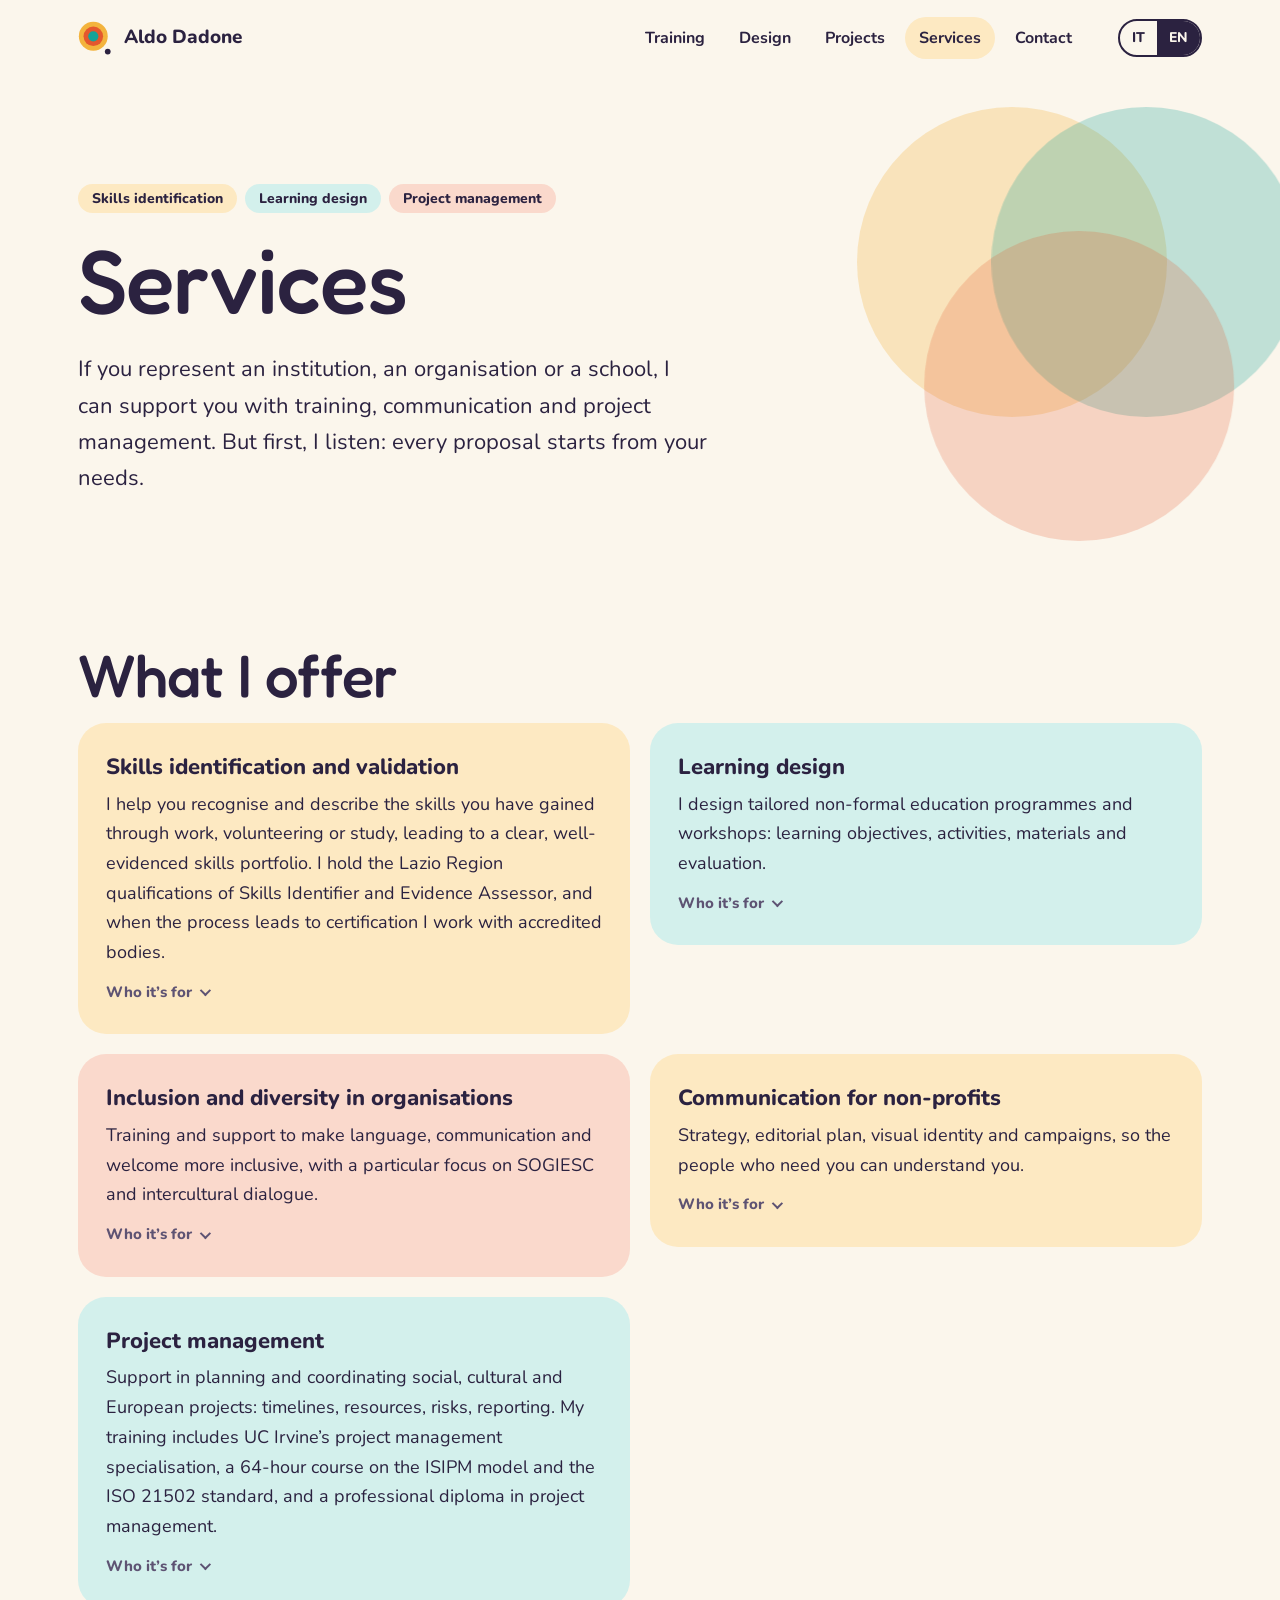
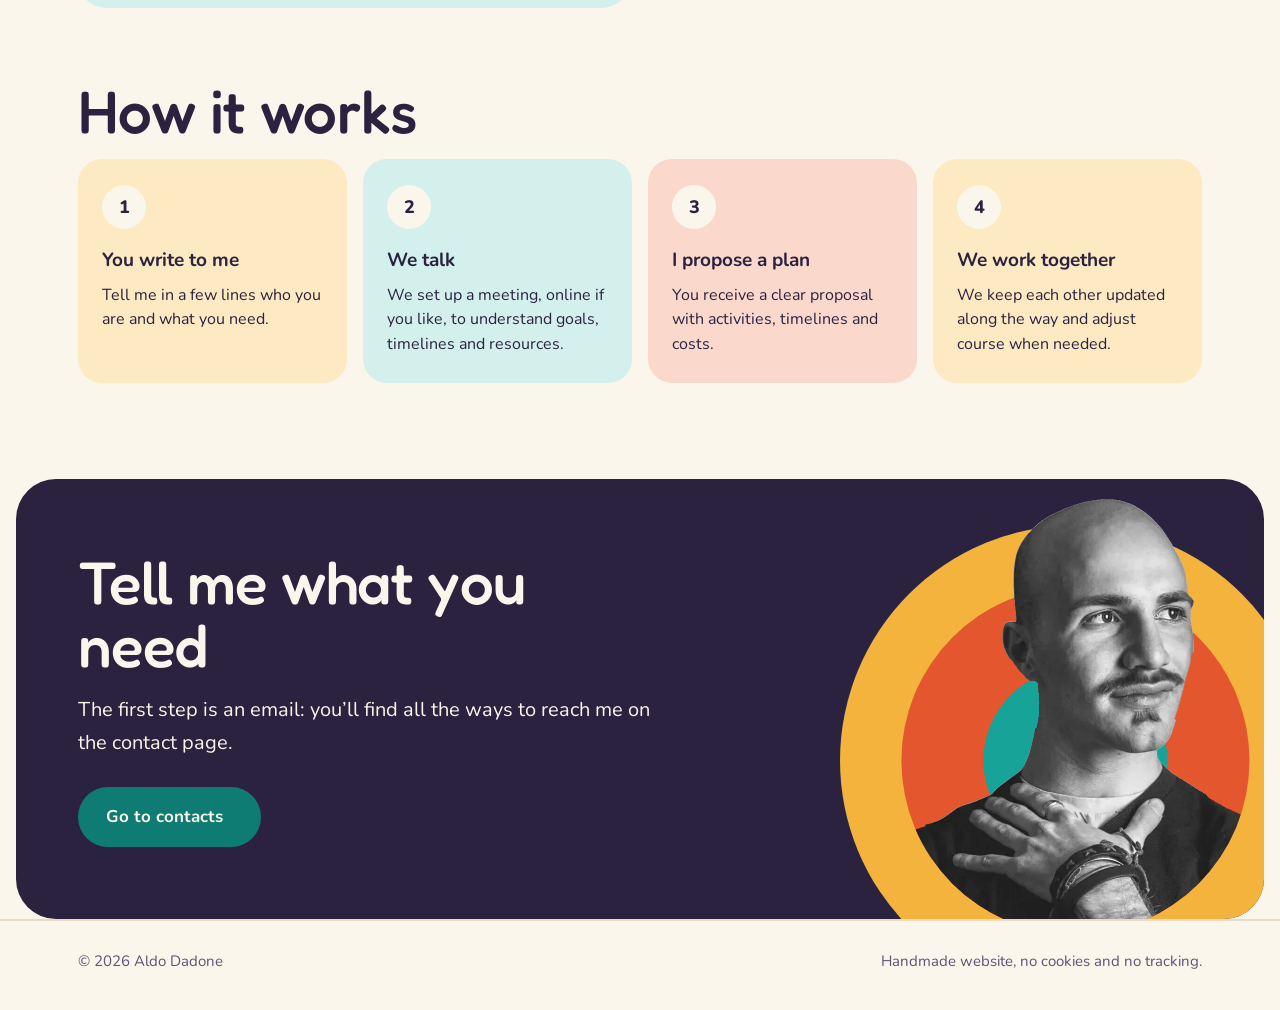
<file: en/consulenza.html>
<!doctype html>
<html lang="en">
<head>
<meta charset="utf-8">
<meta name="viewport" content="width=device-width, initial-scale=1, viewport-fit=cover">
<title>Services · Aldo Dadone</title>
<meta name="description" content="Skills identification, learning design, inclusion, communication for non-profits and project management.">
<link rel="alternate" hreflang="it" href="https://aldodadone.github.io/consulenza.html">
<link rel="alternate" hreflang="en" href="https://aldodadone.github.io/en/consulenza.html">
<link rel="alternate" hreflang="x-default" href="https://aldodadone.github.io/consulenza.html">
<meta property="og:title" content="Services · Aldo Dadone">
<meta property="og:description" content="Skills identification, learning design, inclusion, communication for non-profits and project management.">
<meta property="og:type" content="website">
<meta property="og:locale" content="en_GB">
<meta property="og:image" content="https://aldodadone.github.io/img/og.jpg">
<meta property="og:image:width" content="1200">
<meta property="og:image:height" content="630">
<meta name="twitter:card" content="summary_large_image">
<link rel="icon" href="../img/icona.svg" type="image/svg+xml">
<link rel="stylesheet" href="../css/style.css">
</head>
<body>
<header>
  <div class="wrap testata">
    <a class="marchio" href="index.html" aria-label="Aldo Dadone, home page">
      <svg viewBox="0 0 40 40" aria-hidden="true"><circle cx="18" cy="18" r="17" fill="#F3B33D"/><circle cx="18" cy="18" r="11.5" fill="#E4572E"/><circle cx="18" cy="18" r="6" fill="#17A398"/><circle cx="35" cy="36" r="3.4" fill="currentColor"/></svg>
      Aldo Dadone
    </a>
    <nav aria-label="Pages"><ul><li><a href="formazione.html">Training</a></li><li><a href="grafica.html">Design</a></li><li><a href="progetti.html">Projects</a></li><li><a href="consulenza.html" aria-current="page">Services</a></li><li><a href="contatti.html">Contact</a></li></ul></nav>
    <div class="lingua" aria-label="Language"><a href="../consulenza.html" lang="it" hreflang="it">IT</a><span aria-current="true">EN</span></div>
    <details class="menu"><summary>Menu</summary><ul><li><a href="formazione.html">Training</a></li><li><a href="grafica.html">Design</a></li><li><a href="progetti.html">Projects</a></li><li><a href="consulenza.html" aria-current="page">Services</a></li><li><a href="contatti.html">Contact</a></li><li><a href="../consulenza.html" lang="it" hreflang="it">Italiano</a></li></ul></details>
  </div>
</header>
<main>
<div class="sfondo-wrap banner" style="--vx:720;--vy:20;--vw:600;--vh:440" aria-hidden="true"><svg class="sfondo" viewBox="0 0 1200 760" preserveAspectRatio="xMidYMin meet"><circle cx="960" cy="180" r="150" fill="#F3B33D" fill-opacity="0.28" style="--dx:-260px;--dy:-120px;animation:incontro 0.77s cubic-bezier(.2,.8,.2,1) 0.06s both"/><circle cx="1090" cy="180" r="150" fill="#17A398" fill-opacity="0.26" style="--dx:260px;--dy:-120px;animation:incontro 0.77s cubic-bezier(.2,.8,.2,1) 0.14s both"/><circle cx="1025" cy="300" r="150" fill="#E4572E" fill-opacity="0.22" style="--dx:0px;--dy:260px;animation:incontro 0.77s cubic-bezier(.2,.8,.2,1) 0.22s both"/></svg></div><section class="wrap testa-pagina">
    <ul class="etichette" aria-label="Skills"><li>Skills identification</li><li>Learning design</li><li>Project management</li></ul>
    <h1>Services</h1>
    <p class="lead">If you represent an institution, an organisation or a school, I can support you with training, communication and project management. But first, I listen: every proposal starts from your needs.</p>
  </section>

  <section class="wrap blocco" aria-labelledby="t-serv">
    <h2 id="t-serv">What I offer</h2>
    <div class="schede due">
      <article class="scheda servizio" tabindex="0"><h3>Skills identification and validation</h3><p>I help you recognise and describe the skills you have gained through work, volunteering or study, leading to a clear, well-evidenced skills portfolio. I hold the Lazio Region qualifications of Skills Identifier and Evidence Assessor, and when the process leads to certification I work with accredited bodies.</p><p class="perchi-tit">Who it’s for</p><div class="perchi"><div><ul class="tag"><li>People with experience to showcase</li><li>Training providers</li></ul></div></div></article>
      <article class="scheda servizio" tabindex="0"><h3>Learning design</h3><p>I design tailored non-formal education programmes and workshops: learning objectives, activities, materials and evaluation.</p><p class="perchi-tit">Who it’s for</p><div class="perchi"><div><ul class="tag"><li>Schools</li><li>Associations</li><li>Training providers</li><li>European partnerships</li></ul></div></div></article>
      <article class="scheda servizio" tabindex="0"><h3>Inclusion and diversity in organisations</h3><p>Training and support to make language, communication and welcome more inclusive, with a particular focus on SOGIESC and intercultural dialogue.</p><p class="perchi-tit">Who it’s for</p><div class="perchi"><div><ul class="tag"><li>Associations</li><li>Public services</li><li>Companies</li><li>Volunteer groups</li></ul></div></div></article>
      <article class="scheda servizio" tabindex="0"><h3>Communication for non-profits</h3><p>Strategy, editorial plan, visual identity and campaigns, so the people who need you can understand you.</p><p class="perchi-tit">Who it’s for</p><div class="perchi"><div><ul class="tag"><li>Associations</li><li>Cooperatives</li><li>Committees</li><li>Cultural projects</li></ul></div></div></article>
      <article class="scheda servizio" tabindex="0"><h3>Project management</h3><p>Support in planning and coordinating social, cultural and European projects: timelines, resources, risks, reporting. My training includes UC Irvine’s project management specialisation, a 64-hour course on the ISIPM model and the ISO 21502 standard, and a professional diploma in project management.</p><p class="perchi-tit">Who it’s for</p><div class="perchi"><div><ul class="tag"><li>Non-profit organisations</li><li>Groups applying for funding</li></ul></div></div></article>
    </div>
  </section>

  <section class="wrap blocco" aria-labelledby="t-passi">
    <h2 id="t-passi">How it works</h2>
    <ol class="ciclo">
      <li><b>You write to me</b><p>Tell me in a few lines who you are and what you need.</p></li>
      <li><b>We talk</b><p>We set up a meeting, online if you like, to understand goals, timelines and resources.</p></li>
      <li><b>I propose a plan</b><p>You receive a clear proposal with activities, timelines and costs.</p></li>
      <li><b>We work together</b><p>We keep each other updated along the way and adjust course when needed.</p></li>
    </ol>
  </section>
  <section class="invito"><div class="wrap"><h2>Tell me what you need</h2><p>The first step is an email: you’ll find all the ways to reach me on the contact page.</p><a class="btn btn-pieno" href="contatti.html">Go to contacts</a></div><svg class="medaglione" viewBox="-24 0 948 994" role="img" aria-label="Portrait of Aldo Dadone"><defs><clipPath id="cornice-en5"><circle class="clip-cerchio" cx="450" cy="520" r="346"/><rect x="-200" y="-200" width="1300" height="720"/></clipPath></defs><circle cx="450" cy="520" r="468" fill="#F3B33D"/><circle cx="450" cy="520" r="346" fill="#E4572E"/><circle cx="450" cy="520" r="183" fill="#17A398"/><image href="../img/foto_cta.webp" x="0" y="0" width="900" height="904" clip-path="url(#cornice-en5)"/></svg></section>
</main>
<footer>
  <div class="wrap">
    <span>© 2026 Aldo Dadone</span>
    <span>Handmade website, no cookies and no tracking.</span>
  </div>
</footer>
</body>
</html>
</file>
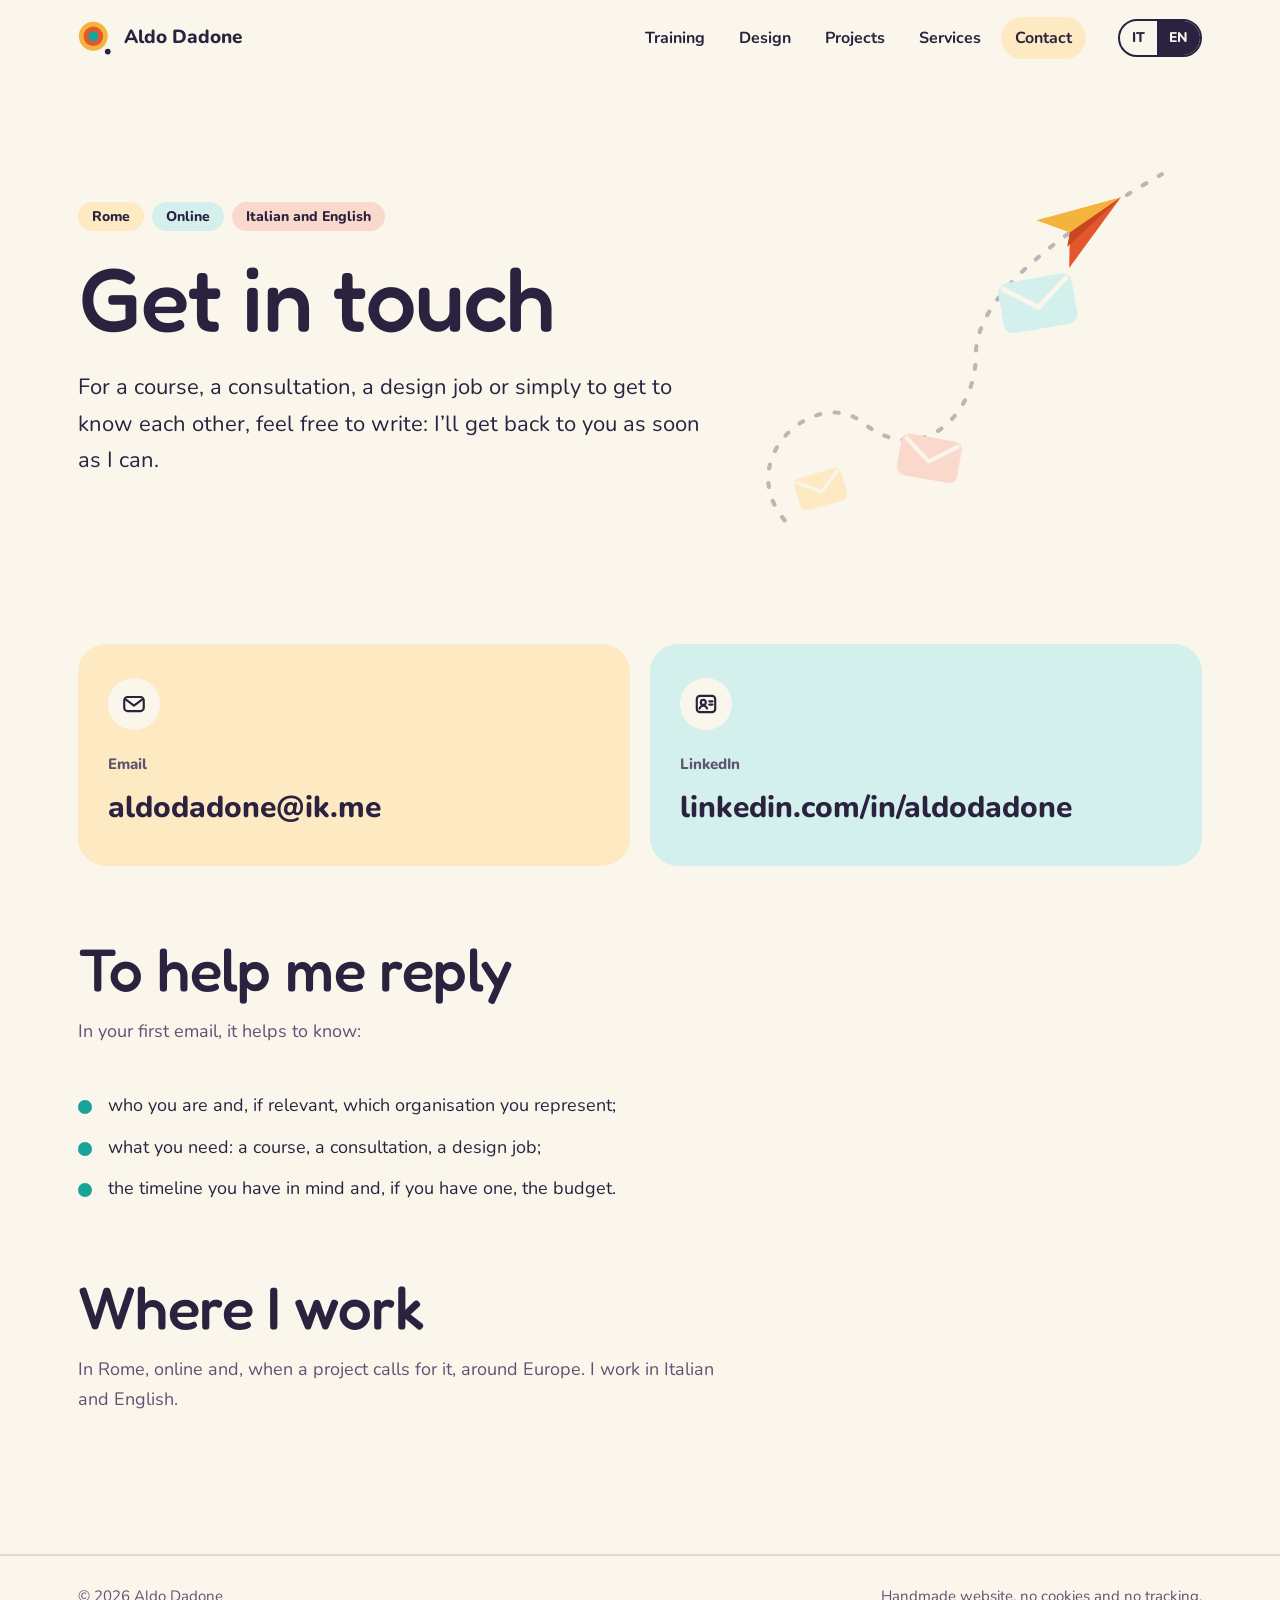
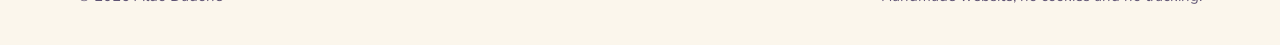
<file: en/contatti.html>
<!doctype html>
<html lang="en">
<head>
<meta charset="utf-8">
<meta name="viewport" content="width=device-width, initial-scale=1, viewport-fit=cover">
<title>Get in touch · Aldo Dadone</title>
<meta name="description" content="How to contact Aldo Dadone, trainer and graphic designer based in Rome.">
<link rel="alternate" hreflang="it" href="https://aldodadone.github.io/contatti.html">
<link rel="alternate" hreflang="en" href="https://aldodadone.github.io/en/contatti.html">
<link rel="alternate" hreflang="x-default" href="https://aldodadone.github.io/contatti.html">
<meta property="og:title" content="Get in touch · Aldo Dadone">
<meta property="og:description" content="How to contact Aldo Dadone, trainer and graphic designer based in Rome.">
<meta property="og:type" content="website">
<meta property="og:locale" content="en_GB">
<meta property="og:image" content="https://aldodadone.github.io/img/og.jpg">
<meta property="og:image:width" content="1200">
<meta property="og:image:height" content="630">
<meta name="twitter:card" content="summary_large_image">
<link rel="icon" href="../img/icona.svg" type="image/svg+xml">
<link rel="stylesheet" href="../css/style.css">
</head>
<body>
<header>
  <div class="wrap testata">
    <a class="marchio" href="index.html" aria-label="Aldo Dadone, home page">
      <svg viewBox="0 0 40 40" aria-hidden="true"><circle cx="18" cy="18" r="17" fill="#F3B33D"/><circle cx="18" cy="18" r="11.5" fill="#E4572E"/><circle cx="18" cy="18" r="6" fill="#17A398"/><circle cx="35" cy="36" r="3.4" fill="currentColor"/></svg>
      Aldo Dadone
    </a>
    <nav aria-label="Pages"><ul><li><a href="formazione.html">Training</a></li><li><a href="grafica.html">Design</a></li><li><a href="progetti.html">Projects</a></li><li><a href="consulenza.html">Services</a></li><li><a href="contatti.html" aria-current="page">Contact</a></li></ul></nav>
    <div class="lingua" aria-label="Language"><a href="../contatti.html" lang="it" hreflang="it">IT</a><span aria-current="true">EN</span></div>
    <details class="menu"><summary>Menu</summary><ul><li><a href="formazione.html">Training</a></li><li><a href="grafica.html">Design</a></li><li><a href="progetti.html">Projects</a></li><li><a href="consulenza.html">Services</a></li><li><a href="contatti.html" aria-current="page">Contact</a></li><li><a href="../contatti.html" lang="it" hreflang="it">Italiano</a></li></ul></details>
  </div>
</header>
<main>
<div class="sfondo-wrap banner" style="--vx:640;--vy:40;--vw:620;--vh:420" aria-hidden="true"><svg class="sfondo" viewBox="0 0 1200 760" preserveAspectRatio="xMidYMin meet"><defs><mask id="scia-maschera-en" maskUnits="userSpaceOnUse" x="0" y="0" width="1200" height="760"><path d="M 740 430 C 690 370, 770 300, 815 335 C 870 380, 925 330, 925 270 S 1010 150, 1105 95" pathLength="1" stroke-dasharray="1" fill="none" stroke="#fff" stroke-width="14" stroke-linecap="round" style="animation:disegna 1.43s linear 0.11s both"/></mask></defs><path d="M 740 430 C 690 370, 770 300, 815 335 C 870 380, 925 330, 925 270 S 1010 150, 1105 95" mask="url(#scia-maschera-en)" fill="none" stroke="#2B2240" stroke-opacity=".3" stroke-width="4" stroke-dasharray="4 14" stroke-linecap="round"/><g style="--dx:-36px;--dy:28px;animation:lascia 0.39s cubic-bezier(.2,.9,.3,1.2) 0.12s both"><g transform="translate(775 400) rotate(-16) scale(0.62)"><rect x="-38" y="-26" width="76" height="52" rx="10" fill="#FDE9C2"/><path d="M-32 -20 L0 4 L32 -20" fill="none" stroke="#FBF6EC" stroke-width="5" stroke-linecap="round" stroke-linejoin="round"/></g></g><g style="--dx:-6px;--dy:-20px;animation:lascia 0.39s cubic-bezier(.2,.9,.3,1.2) 0.68s both"><g transform="translate(880 370) rotate(10) scale(0.78)"><rect x="-38" y="-26" width="76" height="52" rx="10" fill="#FAD9CC"/><path d="M-32 -20 L0 4 L32 -20" fill="none" stroke="#FBF6EC" stroke-width="5" stroke-linecap="round" stroke-linejoin="round"/></g></g><g style="--dx:-24px;--dy:-22px;animation:lascia 0.39s cubic-bezier(.2,.9,.3,1.2) 1.12s both"><g transform="translate(985 220) rotate(-10) scale(0.95)"><rect x="-38" y="-26" width="76" height="52" rx="10" fill="#D3F0EC"/><path d="M-32 -20 L0 4 L32 -20" fill="none" stroke="#FBF6EC" stroke-width="5" stroke-linecap="round" stroke-linejoin="round"/></g></g><g class="aereo-anim"><g transform="translate(1105 95) rotate(-30.1)" opacity="0"><set attributeName="opacity" to="1" begin="1.54s" fill="freeze"/><path d="M44 0 L-36 -28 L-16 0 Z" fill="#F3B33D"/><path d="M44 0 L-36 28 L-16 0 Z" fill="#E4572E"/><path d="M44 0 L-16 0 L-26 10Z" fill="#C9461F"/></g><g opacity="1"><path d="M44 0 L-36 -28 L-16 0 Z" fill="#F3B33D"/><path d="M44 0 L-36 28 L-16 0 Z" fill="#E4572E"/><path d="M44 0 L-16 0 L-26 10Z" fill="#C9461F"/><animateMotion dur="1.43s" begin="0.11s" fill="freeze" rotate="auto" path="M 740 430 C 690 370, 770 300, 815 335 C 870 380, 925 330, 925 270 S 1010 150, 1105 95"/><set attributeName="opacity" to="0" begin="1.54s" fill="freeze"/></g></g><g class="aereo-fermo" transform="translate(1105 95) rotate(-30.1)"><path d="M44 0 L-36 -28 L-16 0 Z" fill="#F3B33D"/><path d="M44 0 L-36 28 L-16 0 Z" fill="#E4572E"/><path d="M44 0 L-16 0 L-26 10Z" fill="#C9461F"/></g></svg></div><section class="wrap testa-pagina">
    <ul class="etichette" aria-label="Skills"><li>Rome</li><li>Online</li><li>Italian and English</li></ul>
    <h1>Get in touch</h1>
    <p class="lead">For a course, a consultation, a design job or simply to get to know each other, feel free to write: I’ll get back to you as soon as I can.</p>
  </section>

  <section class="wrap blocco" aria-label="Contact details">
    <div class="contatti-grandi">
      <a class="contatto" href="mailto:aldodadone@ik.me"><span class="icona"><svg viewBox="0 0 24 24" fill="none" stroke="currentColor" stroke-width="2" stroke-linecap="round" stroke-linejoin="round" aria-hidden="true"><rect x="3" y="5.5" width="18" height="13" rx="3"/><path d="m4 7.5 8 6 8-6"/></svg></span><span class="etichetta">Email</span><span class="valore">aldodadone@ik.me</span></a>
      <a class="contatto" href="https://www.linkedin.com/in/aldodadone" rel="me"><span class="icona"><svg viewBox="0 0 24 24" fill="none" stroke="currentColor" stroke-width="2" stroke-linecap="round" stroke-linejoin="round" aria-hidden="true"><rect x="3.5" y="4.5" width="17" height="15" rx="3"/><circle cx="9.5" cy="10.5" r="2.3"/><path d="M6 16.2c.6-1.7 2-2.6 3.5-2.6s2.9.9 3.5 2.6M15 9.5h3M15 12.5h3"/></svg></span><span class="etichetta">LinkedIn</span><span class="valore">linkedin.com/in/aldodadone</span></a>
    </div>
  </section>

  <section class="wrap blocco" aria-labelledby="t-aiuto">
    <h2 id="t-aiuto">To help me reply</h2>
    <p class="intro">In your first email, it helps to know:</p>
    <ul class="elenco">
      <li>who you are and, if relevant, which organisation you represent;</li>
      <li>what you need: a course, a consultation, a design job;</li>
      <li>the timeline you have in mind and, if you have one, the budget.</li>
    </ul>
  </section>

  <section class="wrap blocco" aria-labelledby="t-dove">
    <h2 id="t-dove">Where I work</h2>
    <p class="intro">In Rome, online and, when a project calls for it, around Europe. I work in Italian and English.</p>
  </section>
</main>
<footer>
  <div class="wrap">
    <span>© 2026 Aldo Dadone</span>
    <span>Handmade website, no cookies and no tracking.</span>
  </div>
</footer>
</body>
</html>
</file>
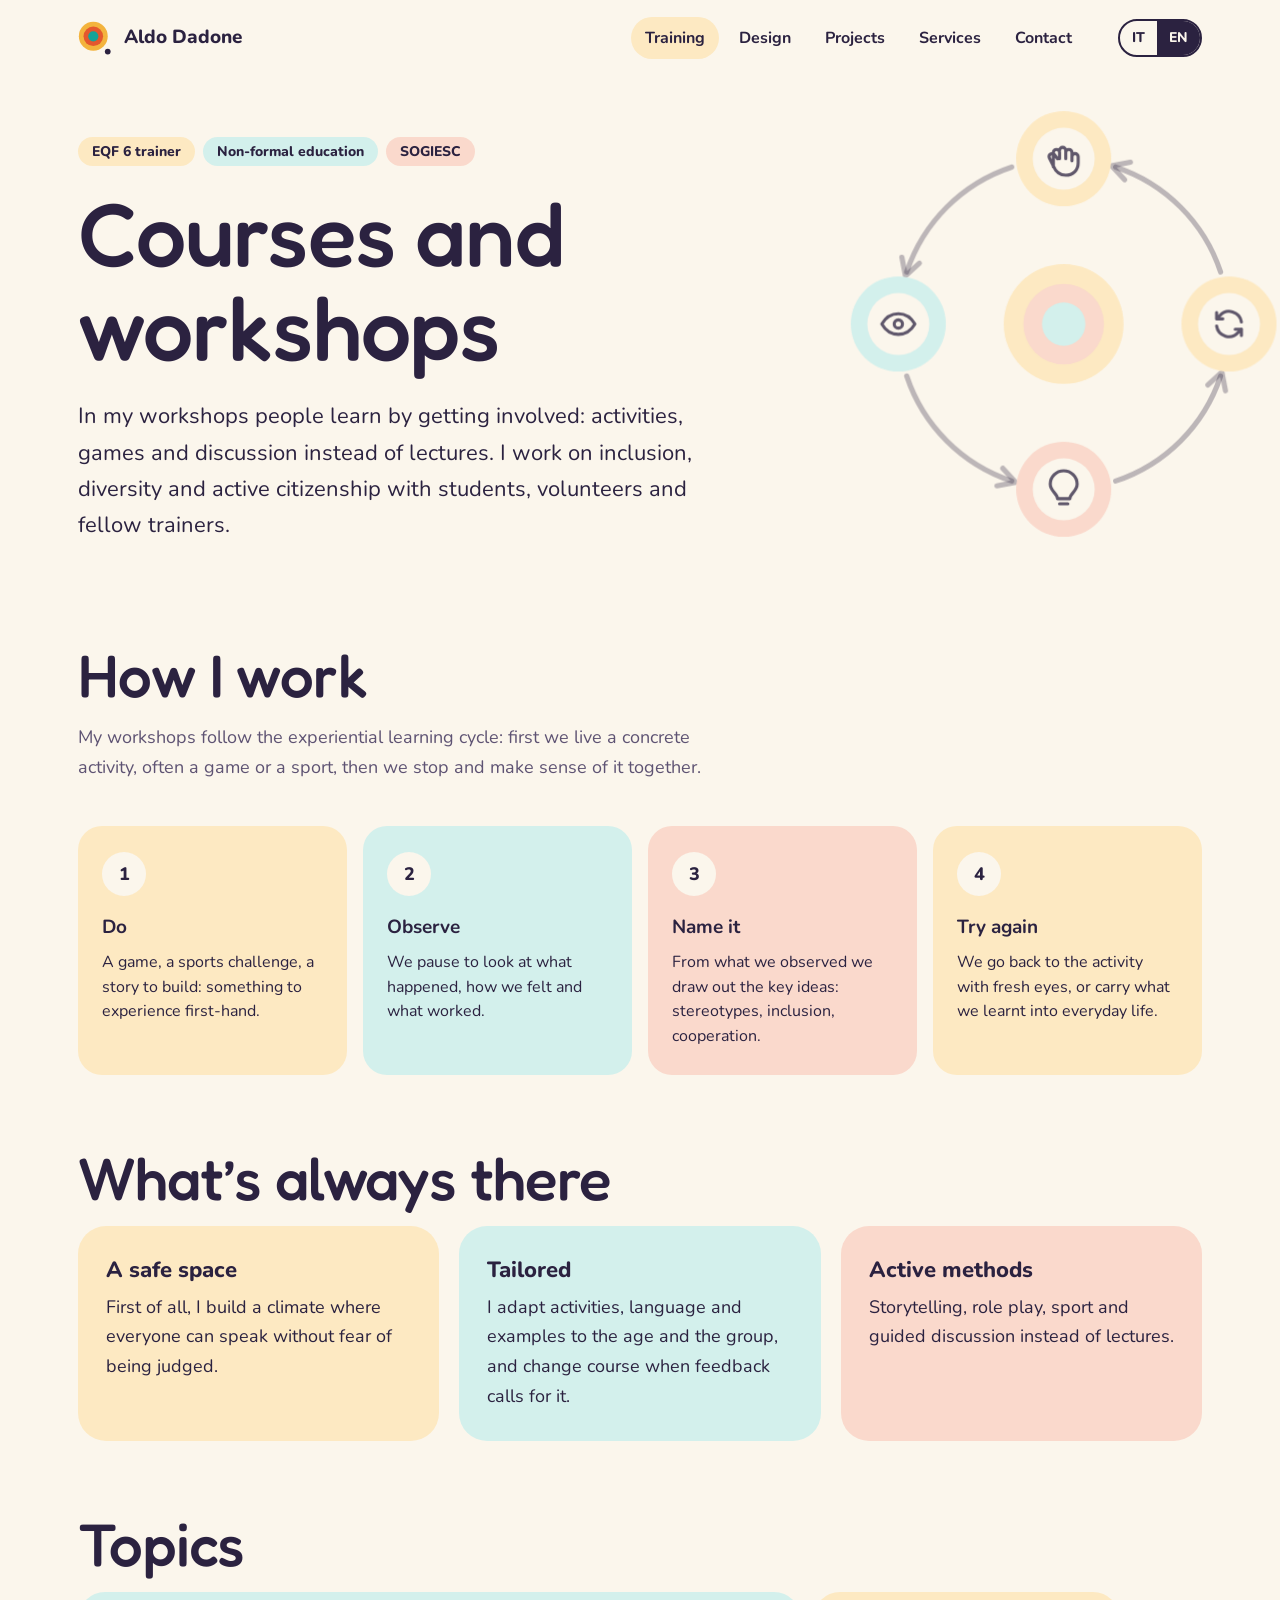
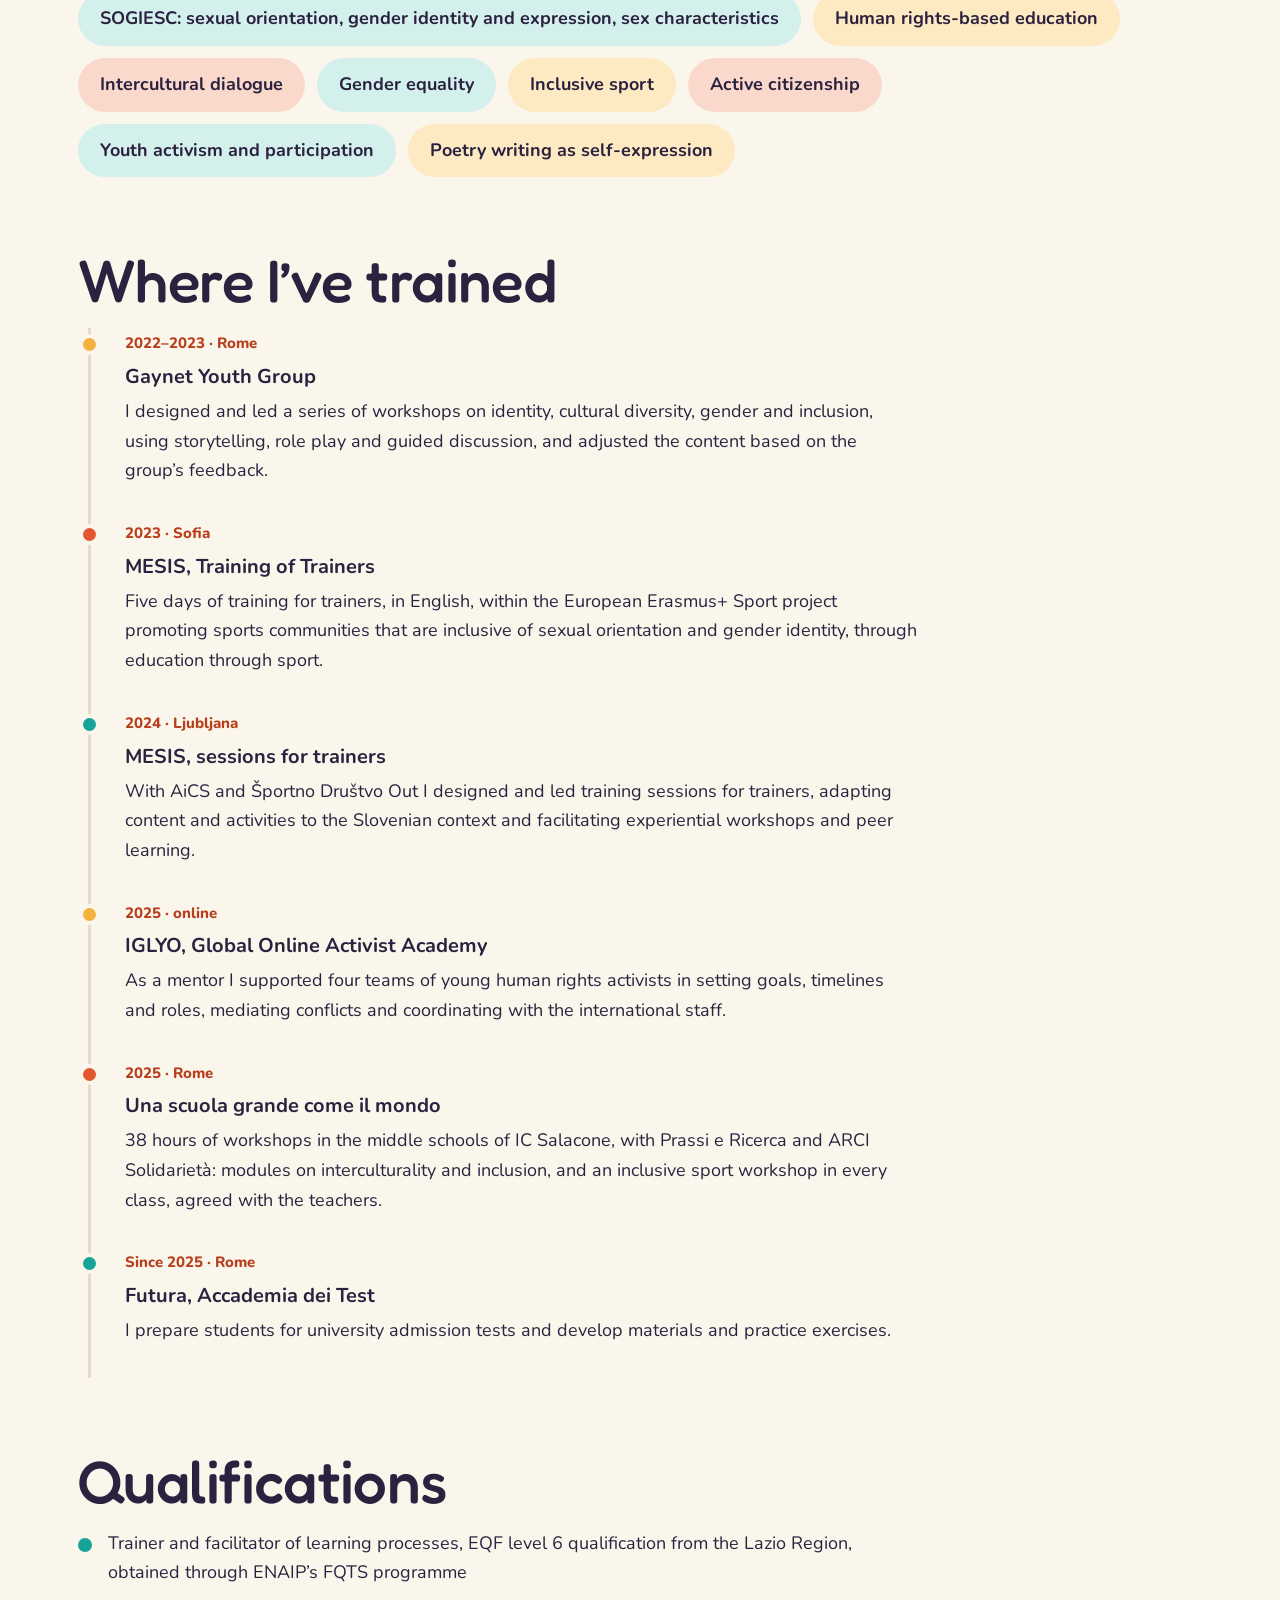
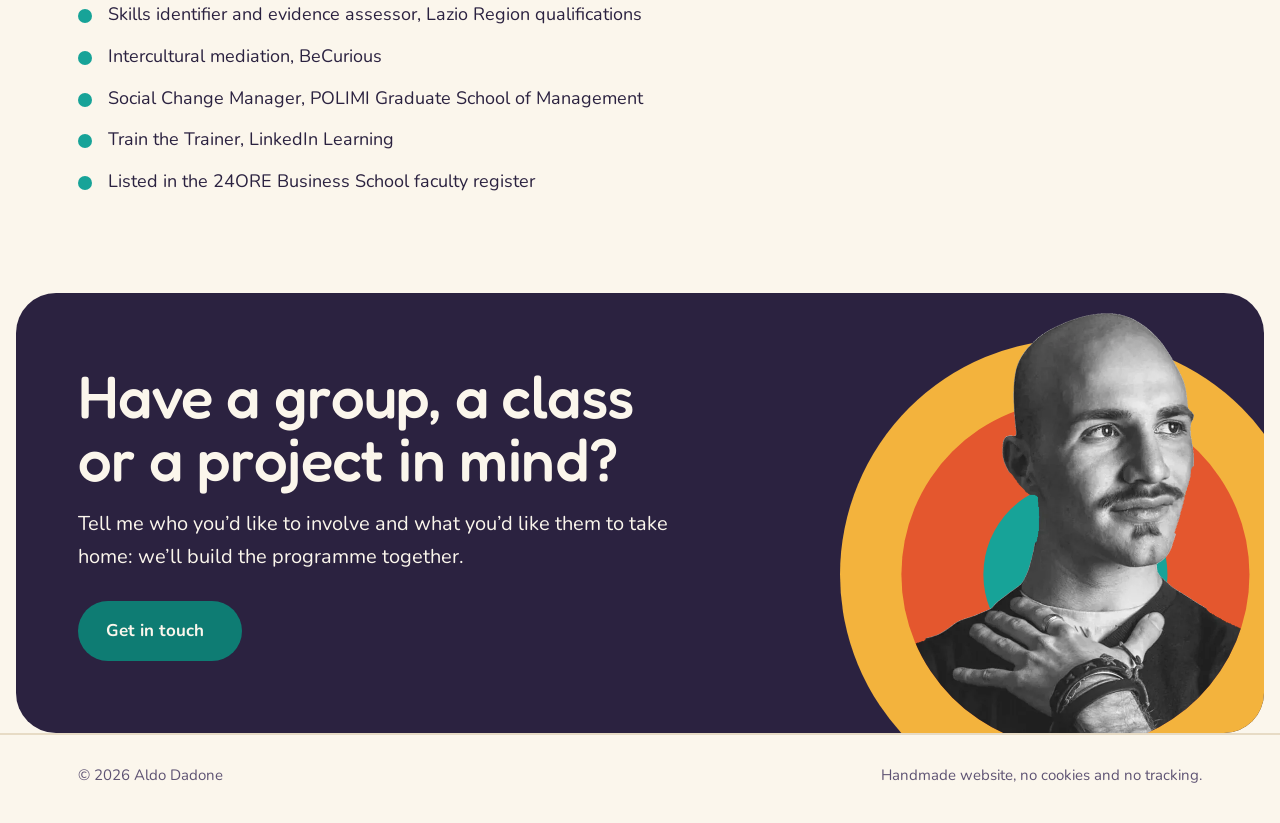
<file: en/formazione.html>
<!doctype html>
<html lang="en">
<head>
<meta charset="utf-8">
<meta name="viewport" content="width=device-width, initial-scale=1, viewport-fit=cover">
<title>Courses and workshops · Aldo Dadone</title>
<meta name="description" content="Non-formal education workshops and learning paths on inclusion, diversity and active citizenship, for young people, schools, organisations and trainers.">
<link rel="alternate" hreflang="it" href="https://aldodadone.github.io/formazione.html">
<link rel="alternate" hreflang="en" href="https://aldodadone.github.io/en/formazione.html">
<link rel="alternate" hreflang="x-default" href="https://aldodadone.github.io/formazione.html">
<meta property="og:title" content="Courses and workshops · Aldo Dadone">
<meta property="og:description" content="Non-formal education workshops and learning paths on inclusion, diversity and active citizenship, for young people, schools, organisations and trainers.">
<meta property="og:type" content="website">
<meta property="og:locale" content="en_GB">
<meta property="og:image" content="https://aldodadone.github.io/img/og.jpg">
<meta property="og:image:width" content="1200">
<meta property="og:image:height" content="630">
<meta name="twitter:card" content="summary_large_image">
<link rel="icon" href="../img/icona.svg" type="image/svg+xml">
<link rel="stylesheet" href="../css/style.css">
</head>
<body>
<header>
  <div class="wrap testata">
    <a class="marchio" href="index.html" aria-label="Aldo Dadone, home page">
      <svg viewBox="0 0 40 40" aria-hidden="true"><circle cx="18" cy="18" r="17" fill="#F3B33D"/><circle cx="18" cy="18" r="11.5" fill="#E4572E"/><circle cx="18" cy="18" r="6" fill="#17A398"/><circle cx="35" cy="36" r="3.4" fill="currentColor"/></svg>
      Aldo Dadone
    </a>
    <nav aria-label="Pages"><ul><li><a href="formazione.html" aria-current="page">Training</a></li><li><a href="grafica.html">Design</a></li><li><a href="progetti.html">Projects</a></li><li><a href="consulenza.html">Services</a></li><li><a href="contatti.html">Contact</a></li></ul></nav>
    <div class="lingua" aria-label="Language"><a href="../formazione.html" lang="it" hreflang="it">IT</a><span aria-current="true">EN</span></div>
    <details class="menu"><summary>Menu</summary><ul><li><a href="formazione.html" aria-current="page">Training</a></li><li><a href="grafica.html">Design</a></li><li><a href="progetti.html">Projects</a></li><li><a href="consulenza.html">Services</a></li><li><a href="contatti.html">Contact</a></li><li><a href="../formazione.html" lang="it" hreflang="it">Italiano</a></li></ul></details>
  </div>
</header>
<main>
<div class="sfondo-wrap banner" style="--vx:690;--vy:20;--vw:640;--vh:440" aria-hidden="true"><svg class="sfondo" viewBox="0 0 1200 760" preserveAspectRatio="xMidYMin meet"><g style="animation:pop 0.28s cubic-bezier(.3,1.5,.5,1) 0.03s both, pulsa 0.39s ease-in-out 2.92s"><circle cx="1010" cy="240" r="58" fill="#FDE9C2"/><circle cx="1010" cy="240" r="39" fill="#FAD9CC"/><circle cx="1010" cy="240" r="21" fill="#D3F0EC"/></g><path d="M959.7 88.1 A160 160 0 0 0 858.1 189.7" pathLength="1" stroke-dasharray="1" fill="none" stroke="#2B2240" stroke-opacity=".3" stroke-width="5" stroke-linecap="round" style="animation:disegna 0.30s ease-in-out 0.50s both"/><path d="M853.4 175.4 L856.9 193.5 L870.4 181.1" fill="none" stroke="#2B2240" stroke-opacity=".3" stroke-width="5" stroke-linecap="round" stroke-linejoin="round" style="animation:appare 0.11s ease 0.77s both"/><path d="M858.1 290.3 A160 160 0 0 0 959.7 391.9" pathLength="1" stroke-dasharray="1" fill="none" stroke="#2B2240" stroke-opacity=".3" stroke-width="5" stroke-linecap="round" style="animation:disegna 0.30s ease-in-out 1.18s both"/><path d="M945.4 396.6 L963.5 393.1 L951.1 379.6" fill="none" stroke="#2B2240" stroke-opacity=".3" stroke-width="5" stroke-linecap="round" stroke-linejoin="round" style="animation:appare 0.11s ease 1.46s both"/><path d="M1060.3 391.9 A160 160 0 0 0 1161.9 290.3" pathLength="1" stroke-dasharray="1" fill="none" stroke="#2B2240" stroke-opacity=".3" stroke-width="5" stroke-linecap="round" style="animation:disegna 0.30s ease-in-out 1.87s both"/><path d="M1166.6 304.6 L1163.1 286.5 L1149.6 298.9" fill="none" stroke="#2B2240" stroke-opacity=".3" stroke-width="5" stroke-linecap="round" stroke-linejoin="round" style="animation:appare 0.11s ease 2.15s both"/><path d="M1161.9 189.7 A160 160 0 0 0 1060.3 88.1" pathLength="1" stroke-dasharray="1" fill="none" stroke="#2B2240" stroke-opacity=".3" stroke-width="5" stroke-linecap="round" style="animation:disegna 0.30s ease-in-out 2.56s both"/><path d="M1074.6 83.4 L1056.5 86.9 L1068.9 100.4" fill="none" stroke="#2B2240" stroke-opacity=".3" stroke-width="5" stroke-linecap="round" stroke-linejoin="round" style="animation:appare 0.11s ease 2.83s both"/><g style="animation:pop 0.28s cubic-bezier(.3,1.5,.5,1) 0.11s both, pulsa 0.28s ease-in-out 0.39s, pulsa 0.39s ease-in-out 2.92s"><circle cx="1010" cy="80" r="46" fill="#FDE9C2"/><circle cx="1010" cy="80" r="30" fill="#FBF6EC"/><g transform="translate(1010 80)" fill="none" stroke="#2B2240" stroke-opacity=".75" stroke-width="3" stroke-linecap="round" stroke-linejoin="round"><path d="M-10 8v-14a3 3 0 0 1 6 0v6m0-8a3 3 0 0 1 6 0v8m0-6a3 3 0 0 1 6 0v8m0-4a3 3 0 0 1 6 0v6c0 7-5 12-12 12s-10-4-12-9l-4-8a3 3 0 0 1 5-3l3 4"/></g></g><g style="animation:pop 0.28s cubic-bezier(.3,1.5,.5,1) 0.80s both, pulsa 0.28s ease-in-out 1.07s, pulsa 0.39s ease-in-out 2.92s"><circle cx="850" cy="240" r="46" fill="#D3F0EC"/><circle cx="850" cy="240" r="30" fill="#FBF6EC"/><g transform="translate(850 240)" fill="none" stroke="#2B2240" stroke-opacity=".75" stroke-width="3" stroke-linecap="round" stroke-linejoin="round"><path d="M-16 0c4-7 10-10 16-10s12 3 16 10c-4 7-10 10-16 10s-12-3-16-10z"/><circle r="4"/></g></g><g style="animation:pop 0.28s cubic-bezier(.3,1.5,.5,1) 1.49s both, pulsa 0.28s ease-in-out 1.76s, pulsa 0.39s ease-in-out 2.92s"><circle cx="1010" cy="400" r="46" fill="#FAD9CC"/><circle cx="1010" cy="400" r="30" fill="#FBF6EC"/><g transform="translate(1010 400)" fill="none" stroke="#2B2240" stroke-opacity=".75" stroke-width="3" stroke-linecap="round" stroke-linejoin="round"><path d="M-6 9h12M-4 14h8M-6 9c0-5-7-7-7-14a13 13 0 0 1 26 0c0 7-7 9-7 14"/></g></g><g style="animation:pop 0.28s cubic-bezier(.3,1.5,.5,1) 2.17s both, pulsa 0.28s ease-in-out 2.45s, pulsa 0.39s ease-in-out 2.92s"><circle cx="1170" cy="240" r="46" fill="#FDE9C2"/><circle cx="1170" cy="240" r="30" fill="#FBF6EC"/><g transform="translate(1170 240)" fill="none" stroke="#2B2240" stroke-opacity=".75" stroke-width="3" stroke-linecap="round" stroke-linejoin="round"><path d="M12 -2a12 12 0 0 0-21-6l-3 3M-12 2a12 12 0 0 0 21 6l3-3M-12 -11v6h6M12 11v-6h-6"/></g></g></svg></div><section class="wrap testa-pagina">
    <ul class="etichette" aria-label="Skills"><li>EQF 6 trainer</li><li>Non-formal education</li><li>SOGIESC</li></ul>
    <h1>Courses and workshops</h1>
    <p class="lead">In my workshops people learn by getting involved: activities, games and discussion instead of lectures. I work on inclusion, diversity and active citizenship with students, volunteers and fellow trainers.</p>
  </section>

  <section class="wrap blocco" aria-labelledby="t-come">
    <h2 id="t-come">How I work</h2>
    <p class="intro">My workshops follow the experiential learning cycle: first we live a concrete activity, often a game or a sport, then we stop and make sense of it together.</p>
    <ol class="ciclo">
      <li><b>Do</b><p>A game, a sports challenge, a story to build: something to experience first-hand.</p></li>
      <li><b>Observe</b><p>We pause to look at what happened, how we felt and what worked.</p></li>
      <li><b>Name it</b><p>From what we observed we draw out the key ideas: stereotypes, inclusion, cooperation.</p></li>
      <li><b>Try again</b><p>We go back to the activity with fresh eyes, or carry what we learnt into everyday life.</p></li>
    </ol>
  </section>

  <section class="wrap blocco" aria-labelledby="t-principi">
    <h2 id="t-principi">What’s always there</h2>
    <div class="schede">
      <div class="scheda"><h3>A safe space</h3><p>First of all, I build a climate where everyone can speak without fear of being judged.</p></div>
      <div class="scheda"><h3>Tailored</h3><p>I adapt activities, language and examples to the age and the group, and change course when feedback calls for it.</p></div>
      <div class="scheda"><h3>Active methods</h3><p>Storytelling, role play, sport and guided discussion instead of lectures.</p></div>
    </div>
  </section>

  <section class="wrap blocco" aria-labelledby="t-temi">
    <h2 id="t-temi">Topics</h2>
    <ul class="temi">
      <li>SOGIESC: sexual orientation, gender identity and expression, sex characteristics</li>
      <li>Human rights-based education</li>
      <li>Intercultural dialogue</li>
      <li>Gender equality</li>
      <li>Inclusive sport</li>
      <li>Active citizenship</li>
      <li>Youth activism and participation</li>
      <li>Poetry writing as self-expression</li>
    </ul>
  </section>

  <section class="wrap blocco" aria-labelledby="t-dove">
    <h2 id="t-dove">Where I’ve trained</h2>
    <ol class="percorso">
      <li><span class="quando">2022–2023 · Rome</span><b>Gaynet Youth Group</b><p>I designed and led a series of workshops on identity, cultural diversity, gender and inclusion, using storytelling, role play and guided discussion, and adjusted the content based on the group’s feedback.</p></li>
      <li><span class="quando">2023 · Sofia</span><b>MESIS, Training of Trainers</b><p>Five days of training for trainers, in English, within the European Erasmus+ Sport project promoting sports communities that are inclusive of sexual orientation and gender identity, through education through sport.</p></li>
      <li><span class="quando">2024 · Ljubljana</span><b>MESIS, sessions for trainers</b><p>With AiCS and Športno Društvo Out I designed and led training sessions for trainers, adapting content and activities to the Slovenian context and facilitating experiential workshops and peer learning.</p></li>
      <li><span class="quando">2025 · online</span><b>IGLYO, Global Online Activist Academy</b><p>As a mentor I supported four teams of young human rights activists in setting goals, timelines and roles, mediating conflicts and coordinating with the international staff.</p></li>
      <li><span class="quando">2025 · Rome</span><b>Una scuola grande come il mondo</b><p>38 hours of workshops in the middle schools of IC Salacone, with Prassi e Ricerca and ARCI Solidarietà: modules on interculturality and inclusion, and an inclusive sport workshop in every class, agreed with the teachers.</p></li>
      <li><span class="quando">Since 2025 · Rome</span><b>Futura, Accademia dei Test</b><p>I prepare students for university admission tests and develop materials and practice exercises.</p></li>
    </ol>
  </section>

  <section class="wrap blocco" aria-labelledby="t-qual">
    <h2 id="t-qual">Qualifications</h2>
    <ul class="elenco">
      <li>Trainer and facilitator of learning processes, EQF level 6 qualification from the Lazio Region, obtained through ENAIP’s FQTS programme</li>
      <li>Skills identifier and evidence assessor, Lazio Region qualifications</li>
      <li>Intercultural mediation, BeCurious</li>
      <li>Social Change Manager, POLIMI Graduate School of Management</li>
      <li>Train the Trainer, LinkedIn Learning</li>
      <li>Listed in the 24ORE Business School faculty register</li>
    </ul>
  </section>
  <section class="invito"><div class="wrap"><h2>Have a group, a class or a project in mind?</h2><p>Tell me who you’d like to involve and what you’d like them to take home: we’ll build the programme together.</p><a class="btn btn-pieno" href="contatti.html">Get in touch</a></div><svg class="medaglione" viewBox="-24 0 948 994" role="img" aria-label="Portrait of Aldo Dadone"><defs><clipPath id="cornice-en2"><circle class="clip-cerchio" cx="450" cy="520" r="346"/><rect x="-200" y="-200" width="1300" height="720"/></clipPath></defs><circle cx="450" cy="520" r="468" fill="#F3B33D"/><circle cx="450" cy="520" r="346" fill="#E4572E"/><circle cx="450" cy="520" r="183" fill="#17A398"/><image href="../img/foto_cta.webp" x="0" y="0" width="900" height="904" clip-path="url(#cornice-en2)"/></svg></section>
</main>
<footer>
  <div class="wrap">
    <span>© 2026 Aldo Dadone</span>
    <span>Handmade website, no cookies and no tracking.</span>
  </div>
</footer>
</body>
</html>
</file>
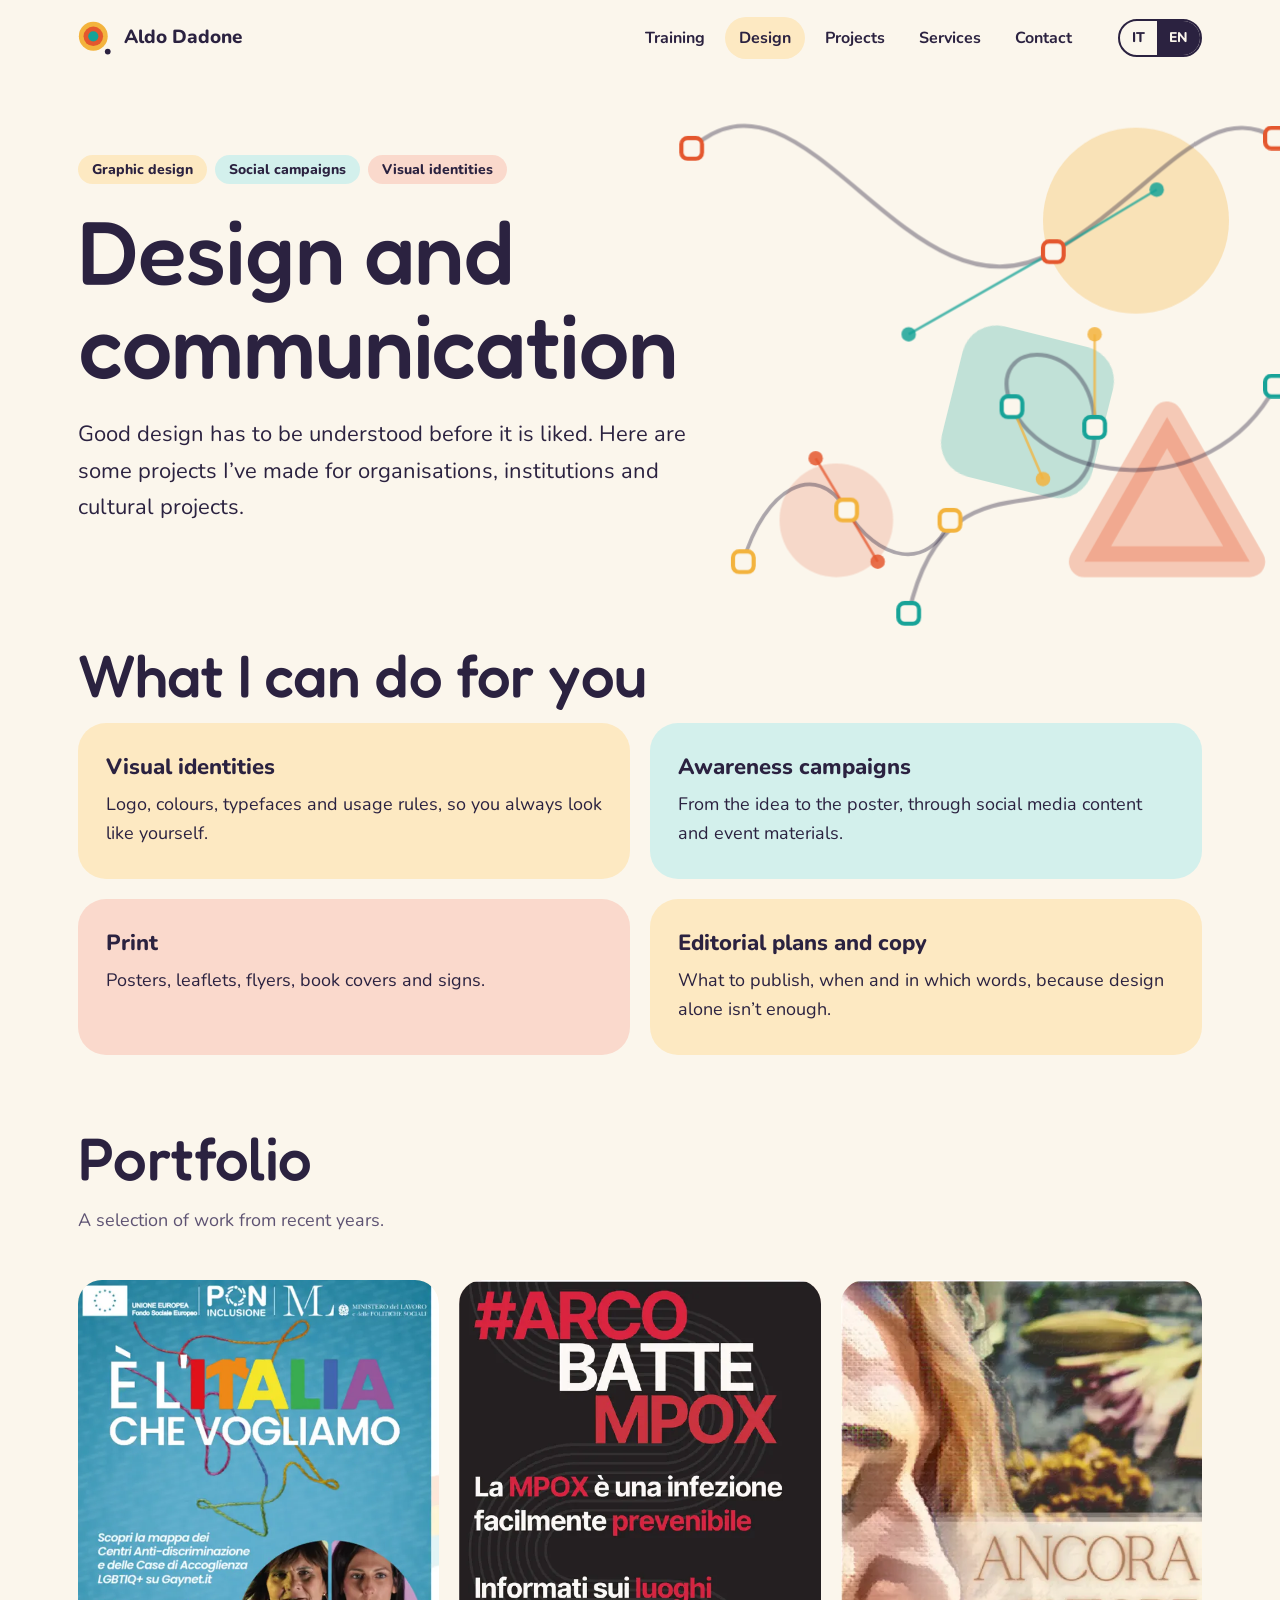
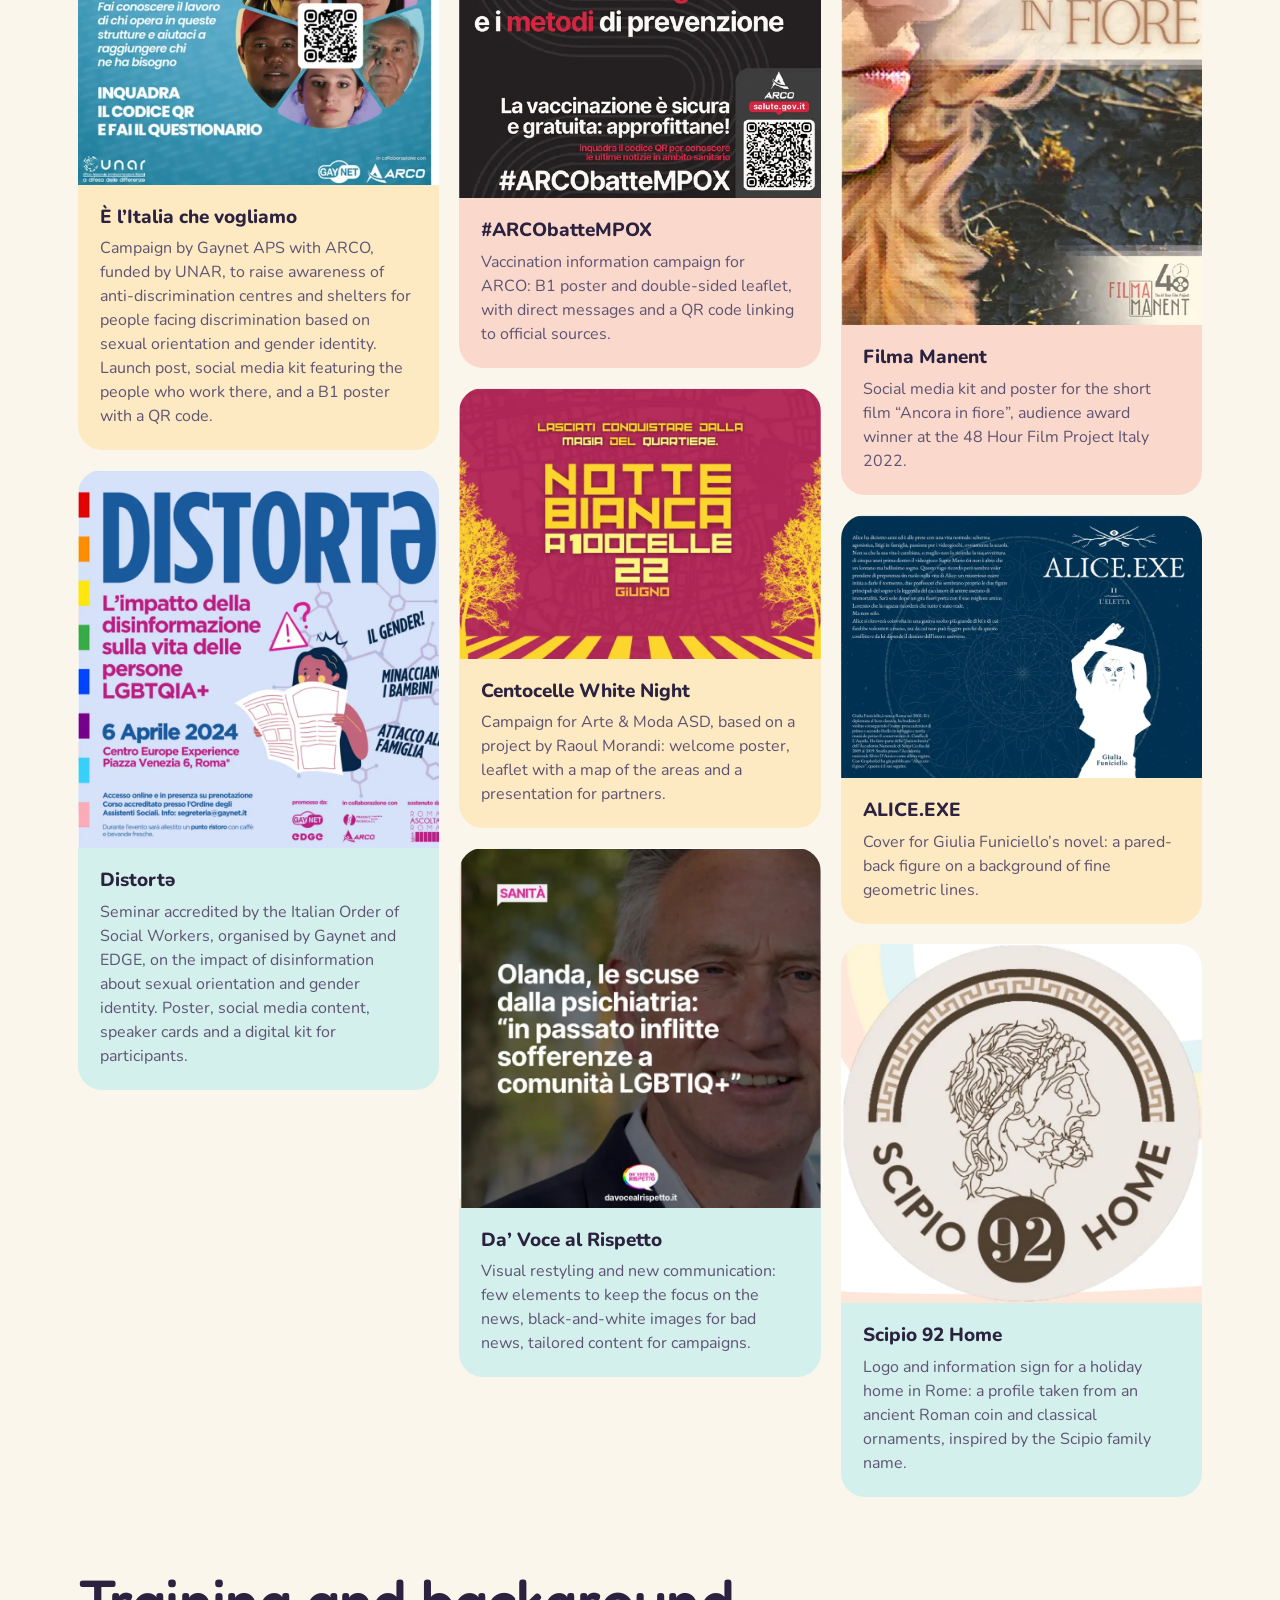
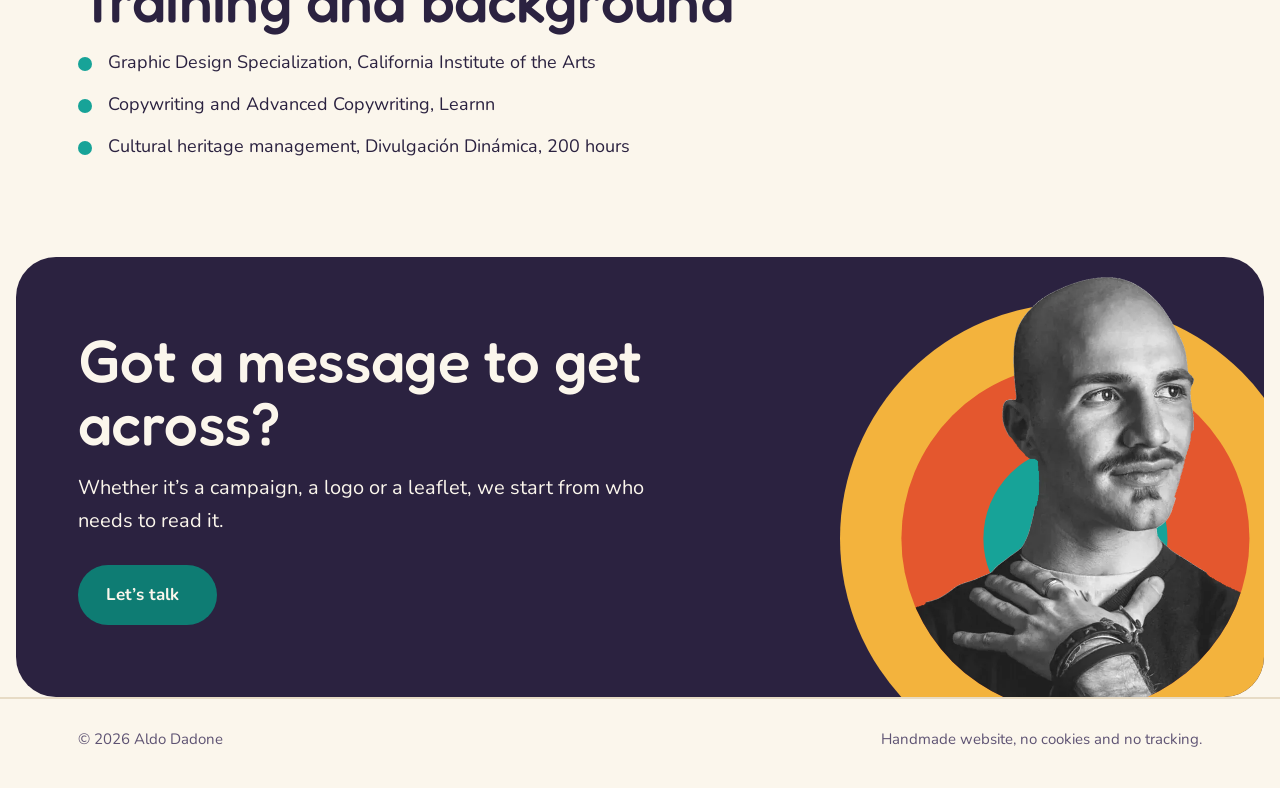
<file: en/grafica.html>
<!doctype html>
<html lang="en">
<head>
<meta charset="utf-8">
<meta name="viewport" content="width=device-width, initial-scale=1, viewport-fit=cover">
<title>Design and communication · Aldo Dadone</title>
<meta name="description" content="Visual identities, campaigns, print materials and social media content for organisations, institutions and cultural projects.">
<link rel="alternate" hreflang="it" href="https://aldodadone.github.io/grafica.html">
<link rel="alternate" hreflang="en" href="https://aldodadone.github.io/en/grafica.html">
<link rel="alternate" hreflang="x-default" href="https://aldodadone.github.io/grafica.html">
<meta property="og:title" content="Design and communication · Aldo Dadone">
<meta property="og:description" content="Visual identities, campaigns, print materials and social media content for organisations, institutions and cultural projects.">
<meta property="og:type" content="website">
<meta property="og:locale" content="en_GB">
<meta property="og:image" content="https://aldodadone.github.io/img/og.jpg">
<meta property="og:image:width" content="1200">
<meta property="og:image:height" content="630">
<meta name="twitter:card" content="summary_large_image">
<link rel="icon" href="../img/icona.svg" type="image/svg+xml">
<link rel="stylesheet" href="../css/style.css">
</head>
<body>
<header>
  <div class="wrap testata">
    <a class="marchio" href="index.html" aria-label="Aldo Dadone, home page">
      <svg viewBox="0 0 40 40" aria-hidden="true"><circle cx="18" cy="18" r="17" fill="#F3B33D"/><circle cx="18" cy="18" r="11.5" fill="#E4572E"/><circle cx="18" cy="18" r="6" fill="#17A398"/><circle cx="35" cy="36" r="3.4" fill="currentColor"/></svg>
      Aldo Dadone
    </a>
    <nav aria-label="Pages"><ul><li><a href="formazione.html">Training</a></li><li><a href="grafica.html" aria-current="page">Design</a></li><li><a href="progetti.html">Projects</a></li><li><a href="consulenza.html">Services</a></li><li><a href="contatti.html">Contact</a></li></ul></nav>
    <div class="lingua" aria-label="Language"><a href="../grafica.html" lang="it" hreflang="it">IT</a><span aria-current="true">EN</span></div>
    <details class="menu"><summary>Menu</summary><ul><li><a href="formazione.html">Training</a></li><li><a href="grafica.html" aria-current="page">Design</a></li><li><a href="progetti.html">Projects</a></li><li><a href="consulenza.html">Services</a></li><li><a href="contatti.html">Contact</a></li><li><a href="../grafica.html" lang="it" hreflang="it">Italiano</a></li></ul></details>
  </div>
</header>
<main>
<div class="sfondo-wrap banner" style="--vx:580;--vy:0;--vw:700;--vh:480" aria-hidden="true"><svg class="sfondo" viewBox="0 0 1200 760" preserveAspectRatio="xMidYMin meet"><g style="animation:pop 0.33s cubic-bezier(.3,1.6,.5,1) 0.06s both"><circle cx="1080" cy="140" r="90" fill="#F3B33D" fill-opacity=".3"/></g><g style="animation:pop 0.33s cubic-bezier(.3,1.6,.5,1) 0.14s both"><rect x="900" y="250" width="150" height="150" rx="34" fill="#17A398" fill-opacity=".25" transform="rotate(14 975 325)"/></g><g style="animation:pop 0.33s cubic-bezier(.3,1.6,.5,1) 0.22s both"><path d="M1110 330 L1190 470 L1030 470Z" fill="#E4572E" fill-opacity=".28" stroke="#E4572E" stroke-opacity=".28" stroke-width="30" stroke-linejoin="round"/></g><g style="animation:pop 0.33s cubic-bezier(.3,1.6,.5,1) 0.30s both"><circle cx="790" cy="430" r="55" fill="#E4572E" fill-opacity=".18"/></g><path d="M650 70 C760 -30,860 250,1000 170" pathLength="1" stroke-dasharray="1" fill="none" stroke="#2B2240" stroke-opacity=".38" stroke-width="4" stroke-linecap="round" style="animation:disegna 0.33s ease-in-out 0.72s both"/><path d="M1000 170 C1100 110,1150 20,1215 60" pathLength="1" stroke-dasharray="1" fill="none" stroke="#2B2240" stroke-opacity=".38" stroke-width="4" stroke-linecap="round" style="animation:disegna 0.33s ease-in-out 1.26s both"/><g class="temp" style="animation:maniglia-via 0.77s ease 0.47s both"><line x1="650" y1="70" x2="760" y2="-30" stroke="#17A398" stroke-width="2.5" stroke-opacity=".75"/><circle cx="760" cy="-30" r="7" fill="#17A398" fill-opacity=".85"/></g><g style="animation:maniglia-tieni 0.25s ease 0.63s both"><line x1="1000" y1="170" x2="860" y2="250" stroke="#17A398" stroke-width="2.5" stroke-opacity=".75"/><circle cx="860" cy="250" r="7" fill="#17A398" fill-opacity=".85"/></g><g style="animation:maniglia-tieni 0.25s ease 1.02s both"><line x1="1000" y1="170" x2="1100" y2="110" stroke="#17A398" stroke-width="2.5" stroke-opacity=".75"/><circle cx="1100" cy="110" r="7" fill="#17A398" fill-opacity=".85"/></g><g class="temp" style="animation:maniglia-via 0.77s ease 1.18s both"><line x1="1215" y1="60" x2="1150" y2="20" stroke="#17A398" stroke-width="2.5" stroke-opacity=".75"/><circle cx="1150" cy="20" r="7" fill="#17A398" fill-opacity=".85"/></g><rect x="640" y="60" width="20" height="20" rx="6" fill="#FBF6EC" stroke="#E4572E" stroke-width="4" style="animation:pop 0.28s cubic-bezier(.3,1.5,.5,1) 0.39s both"/><rect x="990" y="160" width="20" height="20" rx="6" fill="#FBF6EC" stroke="#E4572E" stroke-width="4" style="animation:pop 0.28s cubic-bezier(.3,1.5,.5,1) 0.58s both"/><rect x="1205" y="50" width="20" height="20" rx="6" fill="#FBF6EC" stroke="#E4572E" stroke-width="4" style="animation:pop 0.28s cubic-bezier(.3,1.5,.5,1) 1.13s both"/><path d="M860 520 C900 340,1040 470,1040 340" pathLength="1" stroke-dasharray="1" fill="none" stroke="#2B2240" stroke-opacity=".38" stroke-width="4" stroke-linecap="round" style="animation:disegna 0.33s ease-in-out 0.94s both"/><path d="M1040 340 C1040 250,930 250,960 320" pathLength="1" stroke-dasharray="1" fill="none" stroke="#2B2240" stroke-opacity=".38" stroke-width="4" stroke-linecap="round" style="animation:disegna 0.33s ease-in-out 1.49s both"/><path d="M960 320 C990 390,1150 420,1215 300" pathLength="1" stroke-dasharray="1" fill="none" stroke="#2B2240" stroke-opacity=".38" stroke-width="4" stroke-linecap="round" style="animation:disegna 0.33s ease-in-out 2.04s both"/><g class="temp" style="animation:maniglia-via 0.77s ease 0.69s both"><line x1="860" y1="520" x2="900" y2="340" stroke="#F3B33D" stroke-width="2.5" stroke-opacity=".75"/><circle cx="900" cy="340" r="7" fill="#F3B33D" fill-opacity=".85"/></g><g class="temp" style="animation:maniglia-via 0.77s ease 0.85s both"><line x1="1040" y1="340" x2="1040" y2="470" stroke="#F3B33D" stroke-width="2.5" stroke-opacity=".75"/><circle cx="1040" cy="470" r="7" fill="#F3B33D" fill-opacity=".85"/></g><g style="animation:maniglia-tieni 0.25s ease 1.24s both"><line x1="1040" y1="340" x2="1040" y2="250" stroke="#F3B33D" stroke-width="2.5" stroke-opacity=".75"/><circle cx="1040" cy="250" r="7" fill="#F3B33D" fill-opacity=".85"/></g><g class="temp" style="animation:maniglia-via 0.77s ease 1.40s both"><line x1="960" y1="320" x2="930" y2="250" stroke="#F3B33D" stroke-width="2.5" stroke-opacity=".75"/><circle cx="930" cy="250" r="7" fill="#F3B33D" fill-opacity=".85"/></g><g style="animation:maniglia-tieni 0.25s ease 1.79s both"><line x1="960" y1="320" x2="990" y2="390" stroke="#F3B33D" stroke-width="2.5" stroke-opacity=".75"/><circle cx="990" cy="390" r="7" fill="#F3B33D" fill-opacity=".85"/></g><g class="temp" style="animation:maniglia-via 0.77s ease 1.95s both"><line x1="1215" y1="300" x2="1150" y2="420" stroke="#F3B33D" stroke-width="2.5" stroke-opacity=".75"/><circle cx="1150" cy="420" r="7" fill="#F3B33D" fill-opacity=".85"/></g><rect x="850" y="510" width="20" height="20" rx="6" fill="#FBF6EC" stroke="#17A398" stroke-width="4" style="animation:pop 0.28s cubic-bezier(.3,1.5,.5,1) 0.61s both"/><rect x="1030" y="330" width="20" height="20" rx="6" fill="#FBF6EC" stroke="#17A398" stroke-width="4" style="animation:pop 0.28s cubic-bezier(.3,1.5,.5,1) 0.80s both"/><rect x="950" y="310" width="20" height="20" rx="6" fill="#FBF6EC" stroke="#17A398" stroke-width="4" style="animation:pop 0.28s cubic-bezier(.3,1.5,.5,1) 1.35s both"/><rect x="1205" y="290" width="20" height="20" rx="6" fill="#FBF6EC" stroke="#17A398" stroke-width="4" style="animation:pop 0.28s cubic-bezier(.3,1.5,.5,1) 1.90s both"/><path d="M700 470 C720 400,770 370,800 420" pathLength="1" stroke-dasharray="1" fill="none" stroke="#2B2240" stroke-opacity=".38" stroke-width="3.5" stroke-linecap="round" style="animation:disegna 0.33s ease-in-out 1.16s both"/><path d="M800 420 C830 470,880 480,900 430" pathLength="1" stroke-dasharray="1" fill="none" stroke="#2B2240" stroke-opacity=".38" stroke-width="3.5" stroke-linecap="round" style="animation:disegna 0.33s ease-in-out 1.71s both"/><g class="temp" style="animation:maniglia-via 0.77s ease 0.91s both"><line x1="700" y1="470" x2="720" y2="400" stroke="#E4572E" stroke-width="2.5" stroke-opacity=".75"/><circle cx="720" cy="400" r="7" fill="#E4572E" fill-opacity=".85"/></g><g style="animation:maniglia-tieni 0.25s ease 1.07s both"><line x1="800" y1="420" x2="770" y2="370" stroke="#E4572E" stroke-width="2.5" stroke-opacity=".75"/><circle cx="770" cy="370" r="7" fill="#E4572E" fill-opacity=".85"/></g><g style="animation:maniglia-tieni 0.25s ease 1.46s both"><line x1="800" y1="420" x2="830" y2="470" stroke="#E4572E" stroke-width="2.5" stroke-opacity=".75"/><circle cx="830" cy="470" r="7" fill="#E4572E" fill-opacity=".85"/></g><g class="temp" style="animation:maniglia-via 0.77s ease 1.62s both"><line x1="900" y1="430" x2="880" y2="480" stroke="#E4572E" stroke-width="2.5" stroke-opacity=".75"/><circle cx="880" cy="480" r="7" fill="#E4572E" fill-opacity=".85"/></g><rect x="690" y="460" width="20" height="20" rx="6" fill="#FBF6EC" stroke="#F3B33D" stroke-width="4" style="animation:pop 0.28s cubic-bezier(.3,1.5,.5,1) 0.83s both"/><rect x="790" y="410" width="20" height="20" rx="6" fill="#FBF6EC" stroke="#F3B33D" stroke-width="4" style="animation:pop 0.28s cubic-bezier(.3,1.5,.5,1) 1.02s both"/><rect x="890" y="420" width="20" height="20" rx="6" fill="#FBF6EC" stroke="#F3B33D" stroke-width="4" style="animation:pop 0.28s cubic-bezier(.3,1.5,.5,1) 1.57s both"/></svg></div><section class="wrap testa-pagina">
    <ul class="etichette" aria-label="Skills"><li>Graphic design</li><li>Social campaigns</li><li>Visual identities</li></ul>
    <h1>Design and communication</h1>
    <p class="lead">Good design has to be understood before it is liked. Here are some projects I’ve made for organisations, institutions and cultural projects.</p>
  </section>

  <section class="wrap blocco" aria-labelledby="t-cosa">
    <h2 id="t-cosa">What I can do for you</h2>
    <div class="schede due">
      <div class="scheda"><h3>Visual identities</h3><p>Logo, colours, typefaces and usage rules, so you always look like yourself.</p></div>
      <div class="scheda"><h3>Awareness campaigns</h3><p>From the idea to the poster, through social media content and event materials.</p></div>
      <div class="scheda"><h3>Print</h3><p>Posters, leaflets, flyers, book covers and signs.</p></div>
      <div class="scheda"><h3>Editorial plans and copy</h3><p>What to publish, when and in which words, because design alone isn’t enough.</p></div>
    </div>
  </section>

  <section class="wrap blocco lavori" aria-labelledby="t-port">
    <h2 id="t-port">Portfolio</h2>
    <p class="intro">A selection of work from recent years.</p>
    <div class="mosaico">
      <figure class="lavoro"><div class="cornice-img"><img loading="lazy" src="../img/italia.webp" width="644" height="900" alt="Poster for the campaign “È l’Italia che vogliamo”, with colourful lettering and the faces of five people in a circle."></div><figcaption><b>È l’Italia che vogliamo</b><span>Campaign by Gaynet APS with ARCO, funded by UNAR, to raise awareness of anti-discrimination centres and shelters for people facing discrimination based on sexual orientation and gender identity. Launch post, social media kit featuring the people who work there, and a B1 poster with a QR code.</span></figcaption></figure>
      <figure class="lavoro"><div class="cornice-img"><img loading="lazy" src="../img/distorta.webp" width="860" height="900" alt="Poster for the Distortə seminar on the impact of disinformation."></div><figcaption><b>Distortə</b><span>Seminar accredited by the Italian Order of Social Workers, organised by Gaynet and EDGE, on the impact of disinformation about sexual orientation and gender identity. Poster, social media content, speaker cards and a digital kit for participants.</span></figcaption></figure>
      <figure class="lavoro"><div class="cornice-img"><img loading="lazy" src="../img/arco.webp" width="627" height="900" alt="Black and red poster for the #ARCObatteMPOX campaign."></div><figcaption><b>#ARCObatteMPOX</b><span>Vaccination information campaign for ARCO: B1 poster and double-sided leaflet, with direct messages and a QR code linking to official sources.</span></figcaption></figure>
      <figure class="lavoro"><div class="cornice-img"><img loading="lazy" src="../img/nottebianca.webp" width="900" height="674" alt="Magenta and yellow poster for the Centocelle White Night."></div><figcaption><b>Centocelle White Night</b><span>Campaign for Arte &amp; Moda ASD, based on a project by Raoul Morandi: welcome poster, leaflet with a map of the areas and a presentation for partners.</span></figcaption></figure>
      <figure class="lavoro"><div class="cornice-img"><img loading="lazy" src="../img/dvr.webp" width="779" height="775" alt="Da’ Voce al Rispetto post with a white news headline on a dark photo."></div><figcaption><b>Da’ Voce al Rispetto</b><span>Visual restyling and new communication: few elements to keep the focus on the news, black-and-white images for bad news, tailored content for campaigns.</span></figcaption></figure>
      <figure class="lavoro"><div class="cornice-img"><img loading="lazy" src="../img/filma.webp" width="504" height="900" alt="Poster for the short film “Ancora in fiore”, with a girl’s face among dried flowers."></div><figcaption><b>Filma Manent</b><span>Social media kit and poster for the short film “Ancora in fiore”, audience award winner at the 48 Hour Film Project Italy 2022.</span></figcaption></figure>
      <figure class="lavoro"><div class="cornice-img"><img loading="lazy" src="../img/alice.webp" width="900" height="657" alt="Midnight-blue cover of the novel ALICE.EXE II, L’eletta."></div><figcaption><b>ALICE.EXE</b><span>Cover for Giulia Funiciello’s novel: a pared-back figure on a background of fine geometric lines.</span></figcaption></figure>
      <figure class="lavoro"><div class="cornice-img"><img loading="lazy" src="../img/scipio.webp" width="783" height="779" alt="Round Scipio 92 Home logo with a laurel-crowned Roman profile."></div><figcaption><b>Scipio 92 Home</b><span>Logo and information sign for a holiday home in Rome: a profile taken from an ancient Roman coin and classical ornaments, inspired by the Scipio family name.</span></figcaption></figure>
    </div>
  </section>

  <section class="wrap blocco" aria-labelledby="t-form">
    <h2 id="t-form">Training and background</h2>
    <ul class="elenco">
      <li>Graphic Design Specialization, California Institute of the Arts</li>
      <li>Copywriting and Advanced Copywriting, Learnn</li>
      <li>Cultural heritage management, Divulgación Dinámica, 200 hours</li>
    </ul>
  </section>
  <section class="invito"><div class="wrap"><h2>Got a message to get across?</h2><p>Whether it’s a campaign, a logo or a leaflet, we start from who needs to read it.</p><a class="btn btn-pieno" href="contatti.html">Let’s talk</a></div><svg class="medaglione" viewBox="-24 0 948 994" role="img" aria-label="Portrait of Aldo Dadone"><defs><clipPath id="cornice-en3"><circle class="clip-cerchio" cx="450" cy="520" r="346"/><rect x="-200" y="-200" width="1300" height="720"/></clipPath></defs><circle cx="450" cy="520" r="468" fill="#F3B33D"/><circle cx="450" cy="520" r="346" fill="#E4572E"/><circle cx="450" cy="520" r="183" fill="#17A398"/><image href="../img/foto_cta.webp" x="0" y="0" width="900" height="904" clip-path="url(#cornice-en3)"/></svg></section>
</main>
<footer>
  <div class="wrap">
    <span>© 2026 Aldo Dadone</span>
    <span>Handmade website, no cookies and no tracking.</span>
  </div>
</footer>
</body>
</html>
</file>
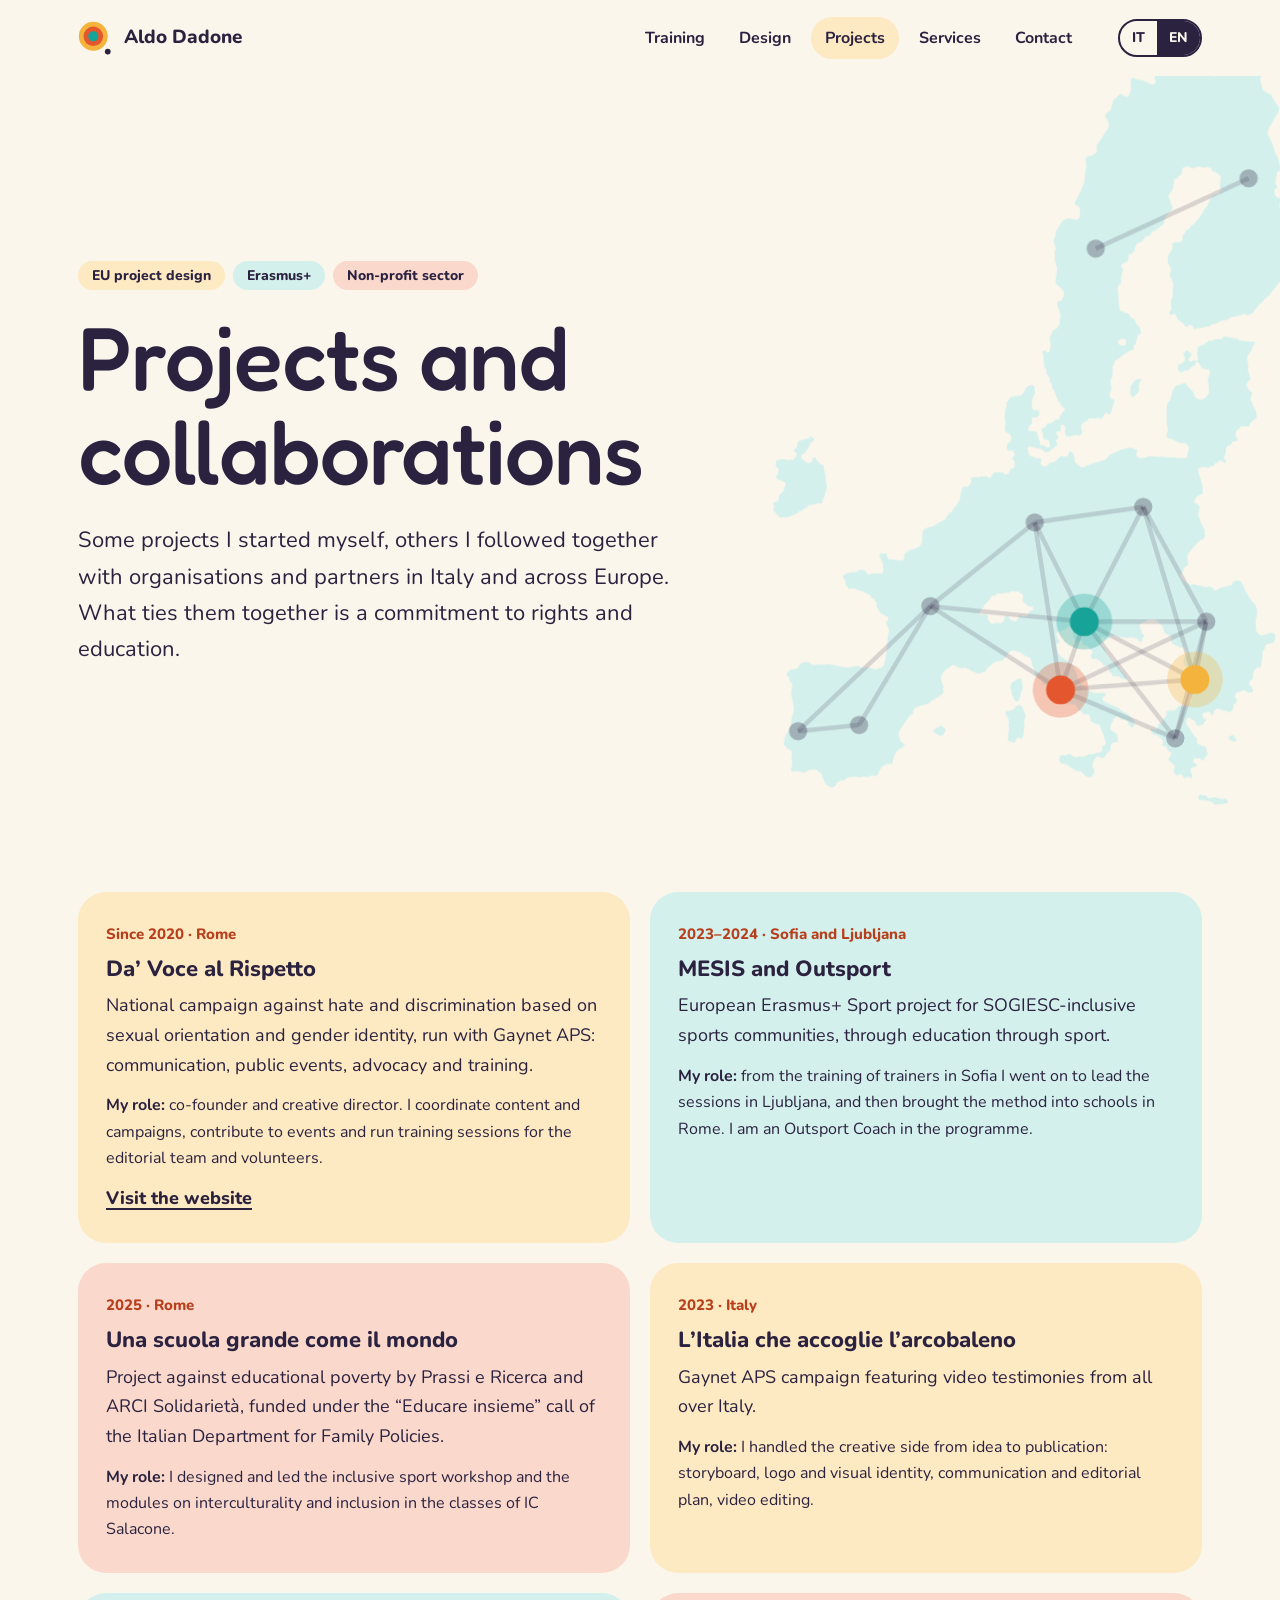
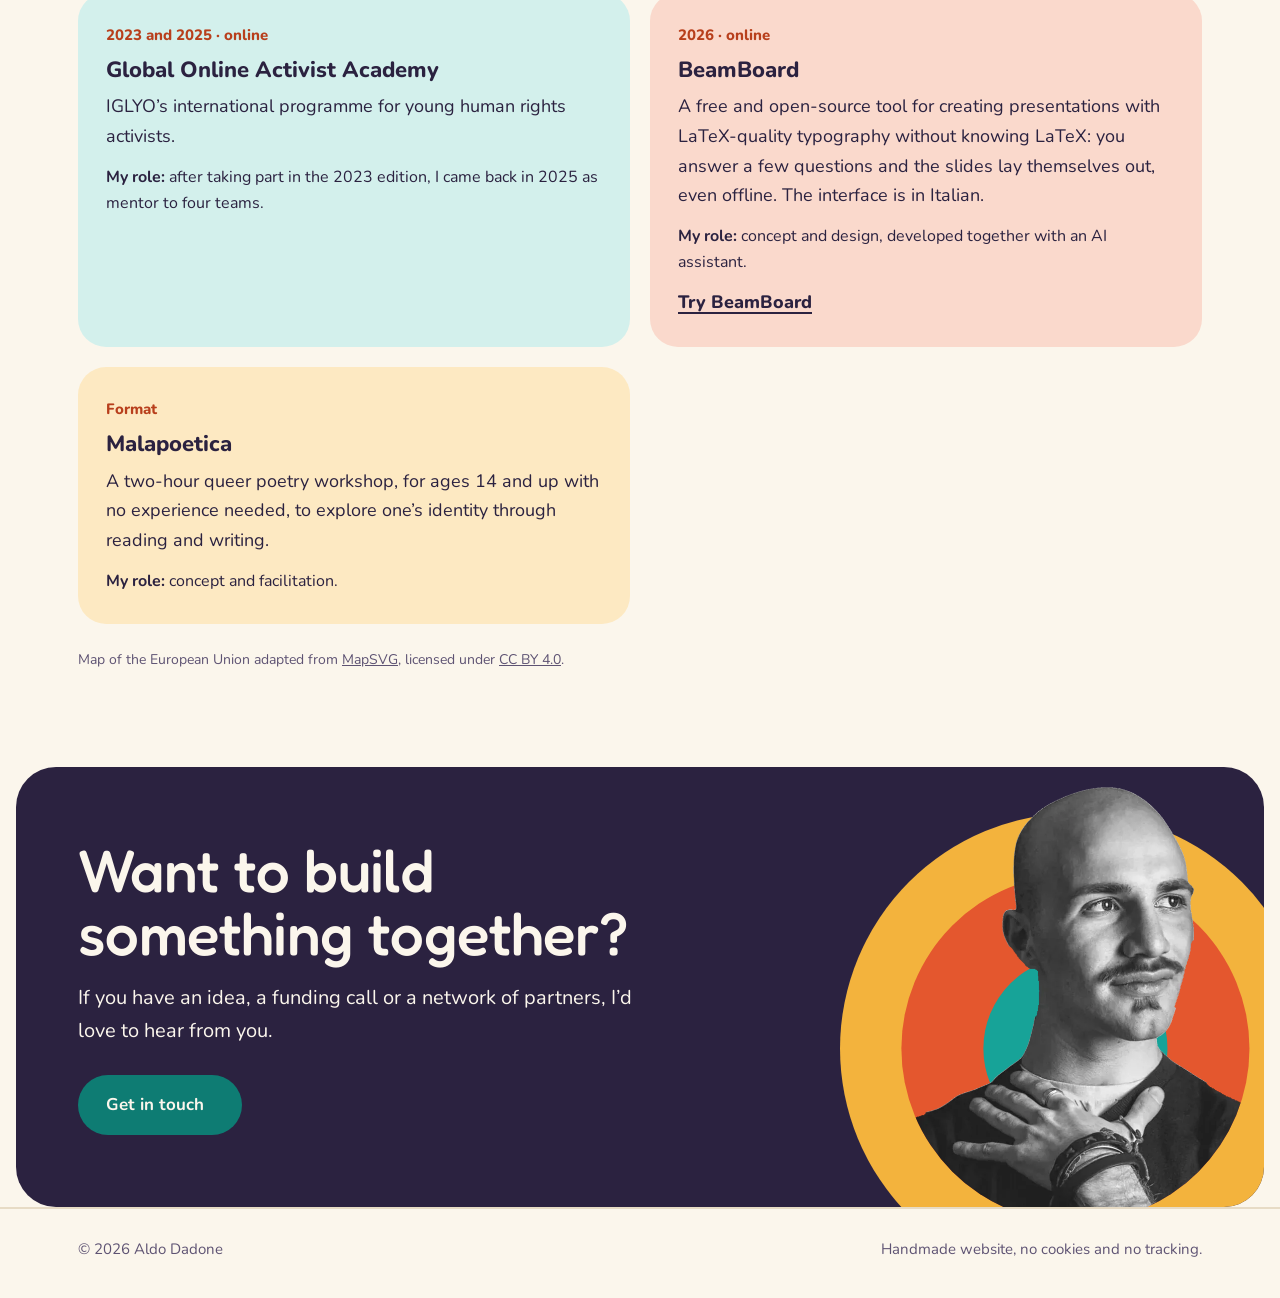
<file: en/progetti.html>
<!doctype html>
<html lang="en">
<head>
<meta charset="utf-8">
<meta name="viewport" content="width=device-width, initial-scale=1, viewport-fit=cover">
<title>Projects and collaborations · Aldo Dadone</title>
<meta name="description" content="Initiatives Aldo Dadone has founded, led or helped grow, at the crossroads of activism, education and communication.">
<link rel="alternate" hreflang="it" href="https://aldodadone.github.io/progetti.html">
<link rel="alternate" hreflang="en" href="https://aldodadone.github.io/en/progetti.html">
<link rel="alternate" hreflang="x-default" href="https://aldodadone.github.io/progetti.html">
<meta property="og:title" content="Projects and collaborations · Aldo Dadone">
<meta property="og:description" content="Initiatives Aldo Dadone has founded, led or helped grow, at the crossroads of activism, education and communication.">
<meta property="og:type" content="website">
<meta property="og:locale" content="en_GB">
<meta property="og:image" content="https://aldodadone.github.io/img/og.jpg">
<meta property="og:image:width" content="1200">
<meta property="og:image:height" content="630">
<meta name="twitter:card" content="summary_large_image">
<link rel="icon" href="../img/icona.svg" type="image/svg+xml">
<link rel="stylesheet" href="../css/style.css">
</head>
<body>
<header>
  <div class="wrap testata">
    <a class="marchio" href="index.html" aria-label="Aldo Dadone, home page">
      <svg viewBox="0 0 40 40" aria-hidden="true"><circle cx="18" cy="18" r="17" fill="#F3B33D"/><circle cx="18" cy="18" r="11.5" fill="#E4572E"/><circle cx="18" cy="18" r="6" fill="#17A398"/><circle cx="35" cy="36" r="3.4" fill="currentColor"/></svg>
      Aldo Dadone
    </a>
    <nav aria-label="Pages"><ul><li><a href="formazione.html">Training</a></li><li><a href="grafica.html">Design</a></li><li><a href="progetti.html" aria-current="page">Projects</a></li><li><a href="consulenza.html">Services</a></li><li><a href="contatti.html">Contact</a></li></ul></nav>
    <div class="lingua" aria-label="Language"><a href="../progetti.html" lang="it" hreflang="it">IT</a><span aria-current="true">EN</span></div>
    <details class="menu"><summary>Menu</summary><ul><li><a href="formazione.html">Training</a></li><li><a href="grafica.html">Design</a></li><li><a href="progetti.html" aria-current="page">Projects</a></li><li><a href="consulenza.html">Services</a></li><li><a href="contatti.html">Contact</a></li><li><a href="../progetti.html" lang="it" hreflang="it">Italiano</a></li></ul></details>
  </div>
</header>
<main>
<div class="sfondo-wrap banner" style="--vx:680;--vy:200;--vw:640;--vh:460" aria-hidden="true"><svg class="sfondo" viewBox="0 0 1200 760" preserveAspectRatio="xMidYMin meet"><g style="animation:appare 0.55s ease 0.06s both"><g transform="translate(728.5 -50) scale(4.3295)"><path d="M120.56 173.61 L119.81 174.06 L119.72 174.31 L120.07 175.09 L120.72 175.38 L121.16 175.41 L121.56 175.54 L122.00 175.26 L122.81 175.04 L123.59 174.36 L124.09 174.30 L124.26 174.20 L124.35 173.96 L124.22 173.56 L124.29 173.12 L124.15 172.89 L123.97 172.82 L122.96 173.05 L121.71 172.95 L121.48 173.09 L121.37 173.38 L121.20 173.56 L120.99 173.63 L120.56 173.61ZM2.42 160.92 L2.52 161.16 L3.03 161.45 L3.29 162.02 L3.99 162.18 L4.15 162.34 L4.29 162.69 L4.31 163.13 L4.13 163.91 L4.34 164.73 L4.27 165.79 L4.00 166.63 L4.11 166.94 L4.36 167.03 L4.93 166.89 L6.09 167.01 L6.74 167.26 L6.94 167.27 L8.08 166.69 L8.94 166.57 L9.71 166.64 L10.86 167.54 L11.07 167.93 L11.09 168.47 L11.38 168.79 L11.69 169.59 L11.99 170.00 L13.14 170.64 L13.49 170.62 L13.92 170.32 L14.31 169.54 L14.53 169.31 L15.16 169.05 L15.90 169.00 L16.75 168.29 L18.32 168.15 L19.43 168.30 L20.16 168.14 L21.24 168.27 L21.81 167.97 L22.16 167.89 L23.01 168.09 L23.58 167.48 L23.98 166.50 L24.49 165.89 L25.34 165.34 L26.51 165.28 L26.75 165.15 L26.83 164.96 L26.81 164.50 L27.10 163.81 L27.21 163.33 L27.46 163.03 L27.61 162.60 L27.97 162.22 L28.88 161.69 L29.42 161.25 L29.47 161.06 L29.41 160.87 L28.87 160.53 L28.48 160.03 L28.12 158.78 L28.12 158.35 L28.82 157.01 L30.03 155.43 L30.60 154.50 L31.35 154.04 L31.40 153.85 L31.32 153.48 L31.45 153.17 L31.98 152.67 L33.44 152.18 L34.86 151.83 L35.52 151.17 L37.45 150.05 L38.08 149.44 L38.11 148.92 L38.02 148.49 L38.20 148.10 L38.20 147.90 L37.70 146.91 L37.57 145.95 L37.63 145.61 L38.19 144.63 L39.61 143.62 L40.00 143.26 L40.27 143.19 L40.49 143.24 L40.87 143.53 L42.04 143.90 L42.39 143.93 L42.90 143.79 L43.35 144.01 L43.80 144.05 L44.27 144.51 L44.92 144.70 L45.33 144.98 L46.26 145.05 L47.46 144.60 L47.68 144.39 L47.91 143.94 L48.29 143.69 L49.36 142.72 L49.98 142.45 L50.73 142.29 L51.54 141.97 L53.02 140.19 L53.50 139.94 L53.78 139.90 L55.14 140.32 L56.33 141.12 L57.17 141.43 L57.58 141.72 L57.78 142.15 L57.99 143.41 L58.36 144.01 L58.54 144.57 L58.54 145.35 L58.60 145.56 L59.10 145.81 L59.35 146.12 L59.78 146.44 L60.24 147.02 L60.42 147.51 L61.22 147.78 L61.66 148.08 L62.16 148.86 L62.92 149.41 L64.41 151.10 L65.09 151.40 L65.71 151.91 L66.29 151.84 L67.60 152.09 L67.95 152.48 L68.48 153.52 L69.16 153.67 L69.41 154.11 L69.57 154.25 L69.84 154.28 L70.35 154.17 L70.69 154.32 L71.01 154.99 L70.95 155.48 L71.05 155.74 L71.95 156.32 L72.72 156.41 L73.08 156.67 L73.52 157.95 L73.96 158.88 L74.20 160.03 L74.43 160.36 L74.50 160.63 L74.37 160.99 L73.83 161.27 L73.66 161.48 L73.63 162.11 L73.35 162.70 L73.05 162.81 L72.52 162.74 L72.17 162.93 L71.82 162.98 L71.47 163.19 L70.52 163.18 L69.72 163.60 L69.10 163.70 L68.40 163.63 L67.67 163.82 L67.38 163.74 L66.32 163.09 L65.93 163.12 L65.36 163.47 L64.69 163.31 L64.23 163.61 L63.94 164.37 L64.19 164.93 L64.55 165.22 L65.26 165.29 L65.99 165.62 L66.53 166.07 L67.97 166.91 L68.82 166.99 L69.33 167.38 L69.82 168.04 L70.46 168.28 L71.24 168.28 L71.38 168.14 L71.56 167.62 L71.92 167.19 L71.73 166.42 L71.43 166.00 L71.41 165.70 L71.76 164.59 L72.24 163.86 L72.45 163.68 L72.67 163.64 L72.92 163.72 L73.28 163.98 L73.88 163.98 L74.09 163.91 L74.71 162.91 L75.46 162.28 L75.53 162.02 L75.51 161.26 L75.68 160.92 L76.07 160.60 L76.54 160.44 L76.98 160.42 L77.16 160.22 L77.01 158.78 L76.72 158.46 L76.29 158.15 L75.64 157.88 L75.40 157.43 L75.42 157.08 L75.80 156.10 L76.49 154.97 L76.76 154.75 L77.10 154.73 L77.30 154.85 L77.52 155.15 L77.87 155.34 L79.09 155.60 L79.27 155.80 L79.77 156.80 L80.22 157.14 L80.43 157.13 L80.59 157.01 L80.89 156.10 L80.82 155.77 L80.46 155.23 L79.70 154.56 L79.38 154.17 L78.11 153.52 L77.03 152.68 L75.46 152.04 L73.86 151.19 L73.71 150.96 L73.70 150.69 L73.85 150.45 L74.40 149.98 L74.43 149.74 L74.28 149.52 L73.82 149.40 L72.29 149.49 L71.61 149.41 L70.71 148.95 L69.81 148.23 L68.85 147.28 L68.37 146.60 L68.09 145.92 L67.76 144.66 L67.09 143.19 L66.93 143.03 L66.29 142.70 L65.25 141.84 L64.63 141.53 L63.86 140.72 L63.57 139.88 L63.43 138.83 L63.56 138.53 L63.99 138.20 L64.12 137.81 L63.78 137.39 L63.40 136.62 L63.42 136.07 L63.65 135.80 L64.13 135.74 L64.80 135.45 L65.59 135.05 L65.97 134.70 L66.21 134.61 L66.91 134.81 L67.15 135.07 L67.17 135.37 L66.99 135.82 L67.25 137.10 L67.80 138.03 L68.12 138.15 L68.64 137.81 L69.03 137.87 L69.20 138.04 L69.52 138.79 L69.69 138.88 L70.12 138.81 L70.38 138.89 L70.90 139.64 L71.36 140.11 L71.46 140.34 L71.45 140.56 L71.07 141.00 L71.02 141.20 L71.44 141.80 L71.64 141.88 L72.09 141.83 L72.61 141.98 L73.61 142.72 L73.82 143.28 L73.98 143.41 L74.72 143.36 L74.99 143.47 L75.16 143.81 L75.11 144.54 L75.23 144.70 L75.66 144.97 L75.78 145.47 L75.94 145.67 L76.28 145.76 L76.69 145.67 L77.37 145.73 L77.56 145.86 L77.83 146.21 L78.71 146.48 L78.92 146.43 L79.09 146.26 L79.13 146.05 L79.03 145.85 L78.67 145.59 L78.47 145.22 L77.60 144.28 L77.39 143.59 L76.88 143.31 L75.98 142.43 L75.57 141.86 L74.78 141.06 L74.52 140.67 L74.22 139.54 L73.24 138.53 L73.18 138.20 L73.28 137.31 L73.35 137.12 L73.53 136.94 L73.75 136.88 L74.00 136.93 L74.45 137.39 L74.70 137.48 L74.94 137.37 L75.37 136.82 L76.06 136.81 L76.47 136.65 L76.72 136.68 L77.22 136.96 L77.60 136.95 L78.19 137.11 L78.62 137.04 L79.06 137.26 L79.58 137.09 L80.39 137.09 L81.42 137.34 L81.63 137.52 L81.86 138.03 L82.31 138.10 L82.58 137.85 L82.62 137.25 L82.96 136.91 L83.03 136.65 L82.95 136.45 L82.62 136.25 L82.45 136.03 L82.43 135.53 L82.22 135.21 L82.01 134.43 L82.11 133.99 L82.55 133.68 L83.13 133.59 L83.95 132.97 L85.52 133.03 L85.81 133.16 L86.19 133.72 L86.72 134.08 L87.23 134.77 L87.42 135.76 L88.00 136.30 L89.04 136.90 L89.12 137.19 L88.99 137.61 L89.02 138.06 L89.14 138.31 L89.53 138.50 L89.85 138.78 L90.60 138.97 L91.06 139.33 L91.27 139.34 L91.68 139.20 L92.05 139.39 L92.19 139.90 L92.50 140.33 L92.56 140.60 L92.37 141.22 L91.89 141.62 L91.79 142.05 L91.82 142.42 L92.28 143.56 L92.92 144.03 L93.32 144.56 L93.40 144.84 L93.30 145.13 L92.81 145.69 L92.60 145.81 L92.24 145.87 L92.07 146.03 L92.00 146.82 L92.18 147.48 L91.89 148.09 L92.18 148.57 L92.44 148.80 L92.98 149.08 L93.15 149.32 L93.52 150.27 L93.36 151.36 L92.96 151.71 L92.77 152.16 L92.50 152.36 L92.07 152.45 L91.30 152.32 L90.76 152.41 L90.56 152.52 L90.16 153.05 L89.73 153.27 L89.52 153.32 L89.12 153.25 L88.84 153.37 L88.03 153.50 L87.90 153.72 L88.03 154.23 L87.95 154.54 L87.79 154.76 L87.36 155.05 L86.94 156.15 L86.77 156.27 L86.34 156.38 L86.14 156.59 L86.07 156.77 L86.08 157.16 L85.91 157.50 L85.71 157.66 L85.49 157.70 L84.94 157.47 L84.74 157.46 L84.57 157.57 L84.48 157.75 L84.51 157.95 L84.90 158.59 L85.33 158.81 L85.86 158.88 L86.45 159.27 L87.08 159.94 L87.26 160.37 L87.21 160.60 L87.02 160.89 L87.08 161.21 L87.24 161.32 L87.65 161.32 L87.86 161.42 L88.01 161.64 L88.32 162.41 L88.78 162.57 L88.99 162.77 L89.06 163.02 L89.02 163.24 L88.80 163.68 L88.39 164.07 L88.36 164.32 L88.91 164.92 L89.55 165.38 L89.80 165.81 L89.87 166.13 L89.61 166.60 L89.60 166.97 L90.01 167.72 L90.23 167.94 L90.49 167.94 L90.85 167.66 L91.13 167.61 L91.45 167.77 L91.82 168.34 L91.98 168.46 L92.19 168.47 L92.52 168.26 L92.74 168.21 L92.97 168.28 L93.31 168.53 L93.58 168.49 L93.72 168.33 L93.77 168.02 L93.34 166.69 L93.36 166.39 L93.64 166.11 L94.08 166.08 L94.60 165.85 L94.78 165.58 L94.64 165.26 L94.24 165.12 L94.04 164.89 L93.99 164.44 L94.09 164.17 L94.45 163.98 L94.94 164.11 L95.36 164.04 L95.57 164.13 L95.98 164.49 L96.23 164.54 L96.48 164.33 L96.50 163.92 L96.60 163.72 L97.07 163.47 L97.22 163.25 L96.98 162.52 L96.94 161.91 L96.75 161.54 L96.55 161.38 L95.96 161.28 L95.11 160.90 L94.92 160.75 L94.77 160.34 L94.89 159.94 L94.84 159.68 L94.48 159.39 L93.90 158.47 L93.46 158.09 L93.11 157.30 L92.45 156.45 L92.38 156.04 L92.48 155.53 L92.63 155.19 L92.87 155.04 L93.16 155.05 L94.28 155.70 L94.42 155.88 L94.62 156.49 L94.81 156.66 L95.27 156.80 L95.68 156.59 L96.14 156.54 L96.29 156.39 L96.44 155.97 L96.79 155.69 L96.84 155.49 L96.73 155.24 L96.26 155.00 L96.08 154.79 L96.01 154.31 L96.22 154.00 L96.65 153.89 L97.15 153.63 L97.41 153.61 L97.69 153.76 L97.97 154.31 L98.14 154.39 L98.34 154.37 L98.53 154.18 L98.53 153.72 L98.62 153.45 L99.14 153.06 L99.39 152.97 L100.59 153.32 L101.56 153.48 L101.99 153.74 L102.27 153.75 L102.94 153.01 L102.91 152.28 L102.99 152.02 L103.58 151.59 L103.71 151.42 L103.64 150.77 L103.37 150.49 L103.27 150.22 L103.31 149.97 L103.65 149.43 L103.84 149.32 L104.46 149.20 L104.91 148.95 L105.35 148.88 L105.64 148.93 L106.28 149.42 L107.07 149.31 L107.38 149.10 L107.39 148.78 L106.79 147.86 L106.48 147.53 L106.44 147.11 L106.81 146.62 L107.27 146.27 L107.40 144.73 L107.92 143.98 L108.35 143.77 L108.91 143.78 L109.17 143.45 L109.26 142.35 L109.45 141.57 L109.43 140.39 L109.60 140.02 L110.01 139.49 L110.10 138.81 L110.36 138.59 L111.97 138.17 L112.20 137.65 L112.36 136.71 L112.30 136.45 L112.00 136.13 L111.51 135.94 L111.04 136.01 L110.30 136.39 L109.87 136.39 L109.35 136.56 L108.59 136.28 L108.21 135.83 L107.98 135.37 L108.04 134.79 L107.89 133.68 L107.95 133.01 L108.27 131.81 L108.25 130.94 L107.81 129.66 L107.16 129.02 L106.92 128.57 L106.52 128.12 L106.10 127.33 L105.71 126.84 L105.42 126.02 L105.03 125.23 L104.74 124.75 L104.47 124.49 L103.98 124.30 L103.05 124.49 L102.85 124.64 L102.66 125.11 L102.41 125.40 L100.48 125.78 L99.66 126.15 L99.33 126.48 L99.03 126.54 L98.78 126.44 L98.02 125.72 L97.80 125.64 L96.91 125.78 L95.42 125.43 L94.76 125.42 L94.08 125.08 L93.61 125.31 L93.27 125.27 L92.90 124.98 L92.45 124.85 L92.19 124.53 L91.72 124.24 L91.48 123.75 L91.22 123.48 L91.16 123.20 L91.23 122.95 L91.61 122.46 L91.87 121.69 L92.13 121.22 L92.33 121.04 L92.71 120.91 L92.83 120.76 L92.81 119.86 L92.61 119.02 L92.73 118.60 L93.68 117.30 L94.70 116.13 L95.57 115.26 L96.30 115.02 L96.62 114.49 L96.64 114.17 L96.48 113.55 L96.59 113.05 L96.23 112.55 L95.98 111.90 L95.48 111.14 L95.43 110.51 L95.10 109.71 L95.11 109.27 L95.30 108.83 L95.37 107.72 L95.24 107.51 L94.85 107.20 L94.31 106.90 L94.17 106.57 L94.25 106.27 L94.76 105.58 L95.94 104.92 L96.11 104.64 L96.05 103.23 L95.78 102.11 L95.25 100.54 L95.07 99.67 L95.12 99.36 L95.38 99.12 L95.98 98.98 L96.78 98.93 L97.30 99.14 L98.06 98.80 L98.41 98.74 L98.57 98.61 L98.82 98.12 L99.41 97.97 L99.71 97.64 L100.01 97.48 L100.38 97.56 L100.76 97.97 L101.05 97.99 L101.22 97.90 L101.32 97.73 L101.30 97.50 L100.92 97.09 L100.83 96.79 L101.22 95.90 L101.22 95.23 L101.36 94.71 L101.64 94.23 L102.22 94.03 L102.43 93.87 L102.81 93.26 L103.03 93.18 L103.49 93.19 L103.73 93.03 L103.89 92.70 L103.88 92.49 L103.50 92.13 L103.41 91.85 L103.72 90.65 L103.87 90.51 L104.29 90.34 L104.63 89.90 L104.82 89.78 L105.67 89.88 L106.35 89.84 L106.49 89.70 L106.64 89.30 L107.27 88.57 L107.62 88.28 L107.94 88.15 L108.09 87.94 L108.14 87.33 L107.89 86.19 L107.66 85.89 L107.33 85.17 L107.22 84.65 L106.90 84.39 L106.78 84.15 L106.83 83.47 L107.12 82.81 L107.11 82.33 L106.38 81.65 L106.20 81.20 L105.95 80.97 L105.85 80.71 L105.92 80.39 L106.30 79.76 L106.72 79.49 L106.82 79.23 L106.19 77.36 L106.28 76.30 L106.01 74.77 L106.03 74.36 L106.20 73.93 L106.91 72.97 L107.30 71.84 L107.80 71.37 L107.82 71.16 L107.73 70.97 L107.47 70.87 L107.06 70.95 L105.74 70.78 L104.71 70.77 L104.33 70.63 L103.70 70.22 L103.21 70.19 L101.41 69.77 L100.87 69.80 L100.64 69.92 L100.44 70.26 L100.22 70.38 L98.84 70.39 L98.04 70.72 L97.42 70.71 L96.94 71.11 L96.57 71.29 L96.28 71.64 L95.71 71.77 L95.14 72.06 L95.01 72.21 L94.89 73.03 L94.93 73.35 L94.82 73.77 L95.05 74.64 L94.81 75.15 L94.85 75.42 L95.44 75.86 L95.57 76.36 L95.79 76.71 L96.67 77.14 L97.38 77.07 L97.59 77.21 L97.69 77.40 L97.68 77.99 L97.31 79.08 L97.23 79.68 L97.40 80.52 L97.50 82.08 L97.43 82.55 L97.13 82.97 L96.19 83.76 L95.58 83.93 L95.28 83.90 L94.39 83.33 L93.95 82.15 L92.63 80.78 L92.36 80.23 L92.09 80.15 L91.43 80.36 L90.64 80.71 L90.08 80.85 L89.93 80.99 L89.25 82.16 L88.91 83.78 L88.16 84.77 L88.05 85.66 L88.00 87.59 L88.12 89.77 L88.33 90.61 L87.98 91.91 L88.00 92.12 L88.19 92.31 L88.66 92.53 L89.05 92.59 L90.44 93.37 L91.00 93.54 L92.20 93.58 L92.88 94.25 L93.03 94.48 L93.05 94.72 L92.69 95.93 L92.67 96.62 L92.38 96.93 L91.23 96.94 L84.10 96.51 L83.47 96.81 L82.19 96.97 L81.87 96.88 L81.51 96.66 L81.25 96.29 L81.24 95.96 L81.51 95.51 L81.41 95.22 L80.47 94.65 L79.77 94.64 L79.09 94.74 L77.46 95.17 L76.38 95.80 L75.47 96.04 L74.37 97.29 L71.93 98.00 L70.32 98.58 L69.50 98.97 L69.24 99.01 L68.96 98.94 L67.53 97.88 L67.42 97.58 L67.54 97.04 L67.29 96.53 L67.30 96.03 L66.70 95.49 L66.50 95.43 L66.22 95.59 L65.98 96.36 L65.80 96.59 L65.44 96.68 L64.50 96.46 L64.30 96.49 L63.00 97.80 L62.07 98.01 L61.82 98.16 L61.24 98.76 L60.94 98.87 L60.09 98.60 L59.86 98.40 L59.80 98.03 L60.06 97.30 L59.90 96.99 L59.70 96.93 L59.26 97.08 L59.02 97.07 L58.15 96.60 L57.72 96.55 L57.32 96.22 L57.18 95.99 L57.14 95.46 L56.90 94.87 L57.08 94.49 L57.41 94.30 L57.63 94.27 L58.21 94.60 L58.67 94.63 L59.03 94.88 L59.55 94.76 L59.81 94.80 L60.45 95.23 L60.66 95.53 L60.83 95.62 L61.22 95.62 L61.88 95.47 L62.20 94.99 L62.77 94.76 L63.00 94.47 L63.65 94.00 L63.65 93.74 L63.34 93.38 L63.29 93.09 L63.40 92.83 L63.77 92.52 L63.83 92.26 L63.76 92.01 L63.40 91.66 L63.35 91.36 L63.42 91.17 L63.61 90.98 L64.12 90.95 L64.36 90.81 L64.43 90.61 L64.31 90.24 L64.30 89.93 L64.51 89.59 L64.75 89.50 L64.97 89.53 L65.33 89.89 L65.43 90.43 L65.22 90.97 L65.32 91.25 L65.32 91.70 L65.50 91.91 L66.37 92.14 L67.73 91.77 L68.71 91.90 L68.89 91.77 L69.22 91.22 L68.89 90.27 L68.92 89.73 L69.09 89.41 L69.64 88.84 L70.26 88.70 L70.52 88.25 L70.78 88.08 L71.30 88.05 L72.03 88.14 L72.77 87.98 L73.50 88.18 L73.87 87.84 L74.11 87.16 L74.30 86.95 L74.67 86.90 L75.18 87.19 L75.38 87.14 L75.52 86.99 L76.07 84.95 L76.28 84.60 L76.37 84.05 L76.21 83.76 L75.74 83.71 L75.49 83.55 L75.26 82.80 L75.28 82.41 L75.66 81.65 L75.73 81.33 L75.56 80.55 L75.49 79.58 L75.55 79.32 L75.86 78.91 L75.89 77.84 L76.04 77.44 L75.87 76.77 L75.89 76.48 L76.36 76.01 L76.34 75.52 L76.51 75.22 L77.05 74.80 L77.69 74.44 L78.03 74.02 L78.81 73.55 L79.13 73.45 L79.82 72.92 L80.40 72.87 L80.57 72.77 L80.65 72.60 L80.60 72.21 L80.66 71.92 L81.16 71.41 L81.12 70.91 L81.41 70.40 L81.43 69.83 L81.61 69.59 L82.18 69.13 L82.30 68.76 L82.16 68.11 L81.90 67.55 L81.70 67.28 L81.29 67.08 L81.14 66.93 L81.06 66.32 L80.72 65.90 L80.14 65.60 L79.40 64.55 L79.20 64.49 L78.89 64.55 L78.67 64.50 L78.31 64.15 L77.68 64.02 L77.47 63.73 L77.50 63.12 L77.31 62.34 L77.22 60.48 L77.27 60.19 L77.15 59.77 L77.11 58.75 L77.34 58.22 L77.79 57.93 L77.88 57.75 L77.80 56.88 L78.14 55.26 L78.32 54.81 L78.27 54.63 L77.94 54.14 L77.93 53.79 L78.14 53.53 L78.53 53.42 L78.75 53.22 L79.06 53.11 L79.44 52.65 L79.51 52.41 L79.42 51.98 L79.52 51.66 L79.68 51.47 L80.09 51.31 L80.32 51.00 L80.81 50.72 L80.89 50.53 L80.94 49.90 L81.31 49.07 L82.50 48.54 L82.96 48.00 L83.22 47.53 L84.31 47.18 L84.55 46.73 L84.90 46.32 L85.72 45.95 L86.18 45.58 L86.45 45.25 L87.05 44.92 L87.28 44.65 L88.02 42.66 L88.66 41.91 L89.23 41.39 L89.35 41.11 L89.36 40.76 L89.05 40.24 L88.73 39.12 L88.46 38.68 L88.41 38.41 L88.54 38.06 L89.15 37.21 L89.56 36.46 L89.51 35.89 L89.67 35.44 L89.65 34.89 L89.89 34.61 L90.48 34.40 L90.73 33.91 L91.12 33.65 L91.45 33.26 L91.55 32.32 L91.78 31.98 L91.98 31.91 L92.39 31.91 L92.85 31.71 L93.12 31.78 L93.63 32.20 L93.83 32.26 L94.36 31.97 L95.48 31.80 L96.14 32.01 L97.07 31.87 L97.86 32.11 L98.02 32.27 L98.29 32.78 L98.89 32.99 L99.84 33.64 L100.09 34.01 L100.13 34.28 L99.92 36.27 L100.16 36.74 L100.20 37.01 L100.14 37.22 L99.88 37.50 L99.76 37.85 L99.61 38.01 L99.35 38.10 L98.70 38.03 L98.29 38.49 L97.96 38.72 L97.16 40.48 L96.44 41.34 L96.20 41.95 L95.44 42.90 L95.25 43.41 L94.93 43.64 L94.27 44.46 L93.61 44.96 L92.92 45.78 L92.36 46.05 L92.09 46.73 L91.65 47.08 L91.49 47.42 L91.61 47.96 L91.49 48.29 L91.11 48.57 L90.71 48.72 L90.06 48.67 L89.47 48.82 L89.27 49.01 L89.25 49.21 L89.38 49.62 L89.23 50.37 L88.49 51.43 L88.35 51.74 L88.25 52.40 L88.42 53.62 L88.82 54.10 L88.92 54.50 L88.94 54.84 L88.71 56.22 L89.07 56.75 L89.47 57.87 L89.56 58.35 L89.39 58.88 L89.40 60.37 L89.31 61.01 L89.02 61.70 L88.97 62.19 L89.09 63.72 L88.98 63.96 L88.68 64.17 L88.59 64.34 L88.65 64.76 L88.76 64.91 L89.08 64.98 L89.59 64.73 L90.02 64.80 L90.24 65.08 L90.27 65.56 L90.64 66.12 L91.12 66.30 L91.44 66.73 L91.83 66.93 L92.13 67.50 L92.57 67.57 L93.14 67.21 L93.47 67.20 L93.92 67.59 L94.09 68.02 L94.33 68.14 L94.91 67.87 L95.59 67.92 L97.18 67.53 L97.67 67.55 L98.14 67.07 L99.55 66.67 L99.97 66.35 L100.41 66.26 L100.76 66.10 L101.30 66.16 L101.69 65.87 L102.06 65.75 L102.41 65.47 L103.14 65.32 L103.49 65.35 L103.98 65.17 L104.62 65.07 L105.18 64.72 L105.49 64.72 L106.07 65.03 L106.70 64.89 L107.10 64.63 L108.77 62.61 L109.42 62.06 L109.73 61.65 L111.12 60.36 L111.80 59.44 L112.37 58.82 L114.79 55.43 L115.84 54.23 L116.56 53.24 L116.83 52.72 L117.49 50.86 L117.46 50.41 L116.94 49.64 L116.48 48.76 L115.95 48.23 L114.37 46.93 L113.50 45.95 L113.38 45.70 L113.46 45.33 L113.85 45.00 L114.62 43.68 L114.69 43.29 L114.65 42.54 L114.57 42.30 L114.34 42.03 L113.56 41.47 L113.33 40.94 L113.18 40.30 L113.55 39.61 L113.48 38.99 L113.34 38.84 L112.67 38.61 L112.51 38.48 L112.21 37.92 L112.10 37.37 L112.19 37.02 L112.62 36.62 L112.72 36.38 L112.70 36.07 L112.38 35.75 L112.27 35.47 L112.40 35.05 L112.46 34.15 L112.68 33.54 L112.69 33.21 L112.86 32.93 L113.42 32.68 L113.50 32.46 L113.46 32.04 L112.94 29.91 L112.28 28.61 L111.71 26.84 L110.69 24.63 L110.60 24.23 L110.68 23.67 L111.10 22.81 L113.04 19.53 L113.17 18.58 L111.89 16.74 L111.38 15.76 L109.55 14.71 L108.93 12.50 L108.98 12.04 L109.70 10.35 L109.78 9.99 L109.73 9.73 L109.44 9.37 L109.42 9.08 L109.55 8.85 L110.05 8.49 L110.15 8.33 L109.95 7.62 L109.98 7.17 L110.46 6.29 L111.07 5.43 L111.31 4.73 L110.78 3.22 L109.82 2.70 L108.73 1.95 L108.33 1.54 L107.29 0.08 L106.89 0.00 L106.46 0.19 L105.75 0.87 L105.22 1.25 L104.07 1.08 L103.63 1.14 L103.45 1.26 L102.83 2.33 L102.19 3.04 L102.00 3.40 L101.57 5.61 L101.33 6.35 L101.33 7.97 L101.24 8.69 L100.86 9.33 L100.19 9.62 L99.88 9.93 L99.66 10.37 L99.43 11.26 L99.13 11.57 L98.87 11.63 L98.68 11.57 L98.27 11.20 L97.36 10.80 L96.43 10.15 L96.19 10.08 L95.88 10.19 L95.47 10.78 L94.36 11.27 L94.06 11.27 L93.66 11.04 L92.12 10.69 L91.91 10.49 L91.58 9.63 L89.74 6.49 L89.51 6.37 L88.70 6.39 L88.36 6.59 L88.16 6.83 L88.11 7.07 L88.18 7.56 L87.99 7.88 L87.75 7.98 L87.14 8.00 L86.74 8.24 L85.99 8.33 L85.79 8.49 L85.75 8.74 L86.09 9.44 L86.04 10.38 L85.79 11.11 L85.26 11.95 L85.27 12.14 L85.51 12.44 L85.58 12.73 L85.48 13.00 L85.18 13.35 L84.75 13.43 L82.52 12.47 L81.67 12.38 L80.62 11.95 L80.37 11.98 L80.09 12.13 L79.97 12.31 L80.01 14.69 L79.86 15.22 L79.47 16.03 L79.25 16.19 L78.97 16.21 L77.89 15.57 L77.61 15.53 L76.14 16.95 L75.53 18.98 L75.16 19.51 L74.46 19.90 L74.30 20.36 L74.33 20.56 L74.90 21.66 L75.10 22.30 L75.01 23.14 L74.57 23.70 L72.69 26.65 L72.35 27.08 L72.31 27.29 L72.44 28.29 L72.32 28.60 L72.09 28.85 L71.50 29.24 L70.91 29.47 L70.09 29.61 L69.88 29.86 L70.08 31.89 L69.84 32.97 L69.64 35.27 L68.63 37.65 L67.42 39.93 L67.52 40.19 L68.39 40.77 L68.54 40.96 L68.71 42.12 L68.65 42.80 L68.35 43.45 L68.10 43.64 L67.85 43.66 L66.07 43.34 L65.45 43.50 L64.87 43.85 L64.55 44.20 L63.23 46.32 L63.24 47.10 L62.72 48.23 L62.72 48.42 L63.23 49.96 L63.20 50.21 L63.00 50.63 L63.07 51.77 L63.01 52.60 L63.54 54.54 L63.15 57.79 L63.51 58.23 L64.42 58.96 L65.06 59.84 L65.13 60.18 L65.02 60.71 L64.64 61.60 L64.39 61.77 L63.71 61.91 L63.55 62.11 L63.58 62.71 L64.23 64.62 L64.32 65.11 L64.14 66.02 L64.07 67.01 L63.83 67.49 L63.46 67.96 L63.14 68.22 L62.70 68.35 L62.52 68.48 L62.22 69.41 L61.81 70.01 L62.11 71.66 L61.89 73.03 L61.65 73.29 L61.36 73.34 L61.10 73.22 L60.87 72.95 L60.60 72.90 L60.37 73.05 L60.30 73.32 L60.47 74.05 L60.64 76.02 L60.60 76.44 L61.07 76.97 L61.17 78.05 L61.40 78.53 L61.83 78.92 L61.97 80.03 L62.32 80.41 L62.56 81.53 L62.93 81.91 L63.12 82.67 L63.85 84.26 L64.30 84.75 L64.68 85.49 L65.12 85.80 L65.23 86.14 L65.10 86.46 L64.63 86.79 L64.51 87.21 L64.17 87.52 L64.12 87.92 L63.97 88.16 L63.74 88.27 L63.23 88.35 L62.14 89.18 L61.88 89.21 L61.60 89.13 L61.35 89.19 L60.82 90.08 L60.61 90.21 L60.21 90.27 L60.04 90.47 L60.04 90.67 L60.40 91.53 L60.38 92.20 L60.54 92.62 L60.74 92.81 L61.27 92.82 L61.72 93.04 L61.97 94.04 L61.90 94.38 L61.81 94.53 L61.38 94.62 L60.97 94.41 L60.63 94.13 L60.09 94.11 L59.85 94.01 L59.67 93.72 L59.68 93.17 L59.32 92.69 L59.36 92.20 L58.99 91.11 L58.77 90.98 L58.36 91.02 L57.98 90.87 L57.38 90.93 L57.19 90.82 L57.05 90.60 L57.05 90.32 L57.23 89.85 L57.88 89.30 L57.98 89.14 L57.82 88.54 L57.96 88.06 L58.21 87.87 L58.83 87.88 L59.21 87.68 L59.50 87.38 L59.67 86.71 L59.46 86.32 L58.44 86.25 L58.16 86.09 L57.92 85.77 L57.93 83.94 L58.55 82.54 L58.58 81.48 L58.33 80.77 L58.14 80.58 L57.94 80.56 L57.05 80.81 L56.57 81.35 L55.84 82.61 L55.51 82.91 L55.10 83.06 L54.21 83.05 L53.77 83.24 L53.32 83.26 L53.15 83.34 L52.67 83.91 L52.28 84.58 L52.22 84.83 L52.29 85.48 L51.93 85.98 L51.81 88.14 L52.03 89.01 L51.86 90.77 L52.00 91.01 L53.15 91.81 L53.29 92.19 L53.33 92.72 L53.27 92.99 L53.00 93.36 L52.54 93.73 L52.31 94.29 L52.28 94.82 L52.38 95.00 L52.72 95.32 L52.96 95.35 L53.36 95.24 L53.64 95.34 L54.02 95.92 L54.08 96.14 L53.97 96.48 L53.61 96.71 L53.49 96.96 L53.55 97.16 L53.88 97.42 L54.00 97.65 L54.01 98.99 L53.77 99.27 L53.30 99.32 L53.09 99.45 L52.77 100.39 L52.07 100.64 L51.80 100.54 L51.55 100.24 L51.38 100.14 L50.43 100.11 L49.54 100.18 L49.23 100.34 L48.97 100.75 L48.83 101.17 L48.53 101.38 L48.21 101.35 L47.84 101.02 L47.65 100.98 L47.15 101.15 L46.63 100.98 L45.94 101.27 L45.51 101.16 L45.03 101.16 L44.40 101.39 L44.28 101.63 L44.38 102.20 L44.01 102.95 L43.37 103.40 L43.14 103.41 L42.75 103.26 L42.44 103.41 L42.15 104.26 L41.83 105.92 L41.58 106.61 L40.86 107.67 L40.44 108.08 L40.01 108.96 L39.51 109.21 L39.29 109.66 L38.82 109.97 L38.76 110.41 L38.65 110.64 L37.33 111.28 L35.89 112.17 L34.38 112.52 L33.71 112.99 L33.54 113.28 L33.45 113.64 L33.34 115.84 L32.97 116.47 L32.58 116.83 L31.64 117.25 L30.74 117.48 L29.58 118.15 L29.34 118.70 L29.42 119.18 L29.35 119.45 L28.99 119.76 L28.62 119.89 L25.85 119.45 L25.58 119.11 L25.42 118.35 L25.22 118.19 L24.58 118.30 L24.07 118.26 L23.89 118.35 L23.79 118.52 L23.80 118.72 L24.57 120.38 L24.68 122.26 L24.60 122.50 L24.45 122.66 L24.11 122.74 L23.70 122.58 L23.28 122.70 L22.19 122.69 L21.70 122.97 L21.42 122.99 L21.17 122.86 L20.61 122.11 L19.92 121.87 L19.31 121.98 L18.53 122.42 L17.63 122.43 L16.36 122.78 L15.79 123.15 L15.67 123.49 L15.70 123.72 L16.12 124.09 L16.30 124.48 L16.30 124.74 L16.15 125.04 L16.16 125.24 L16.57 125.58 L16.90 126.10 L17.12 126.19 L17.62 126.05 L18.13 126.11 L19.05 126.40 L19.37 126.58 L20.14 126.75 L20.46 126.99 L20.95 127.12 L21.28 127.38 L21.72 127.51 L21.88 127.71 L22.01 128.23 L22.68 128.52 L22.89 128.91 L23.21 129.23 L23.28 129.50 L23.16 129.88 L23.18 130.17 L23.99 131.50 L25.11 132.19 L25.60 132.37 L25.79 132.59 L25.81 133.13 L25.67 133.34 L25.37 133.55 L25.31 133.80 L25.59 134.33 L25.67 134.75 L25.97 135.12 L26.01 135.39 L25.68 136.96 L25.53 138.84 L25.56 139.20 L25.25 141.42 L24.85 143.19 L24.37 143.71 L23.38 144.07 L22.80 144.15 L22.45 144.11 L21.71 143.81 L21.04 143.66 L20.84 143.67 L20.49 143.87 L20.21 143.88 L19.52 143.67 L18.99 143.40 L18.46 143.52 L18.07 143.49 L16.97 143.78 L16.29 143.78 L14.72 143.46 L14.10 143.26 L13.14 143.14 L12.61 142.93 L11.94 143.09 L9.71 143.13 L9.15 143.23 L8.68 143.10 L8.01 142.57 L7.41 142.49 L6.56 142.73 L5.89 143.14 L5.71 143.67 L5.50 143.87 L4.80 144.15 L4.13 144.14 L3.37 144.65 L3.26 144.77 L3.12 145.20 L3.13 145.50 L3.69 146.19 L3.75 146.82 L4.18 147.14 L4.36 147.57 L4.31 148.41 L4.09 148.85 L4.15 149.56 L4.09 150.01 L4.28 150.45 L4.73 152.82 L4.63 153.86 L4.39 154.42 L4.12 155.63 L4.14 156.31 L3.36 158.19 L2.78 158.90 L2.76 159.33 L2.60 159.80 L2.42 160.92ZM77.30 70.63 L78.14 70.30 L78.51 70.30 L78.74 70.41 L78.89 70.65 L78.99 71.21 L78.86 71.63 L78.68 71.75 L78.44 71.79 L77.58 71.62 L77.39 71.51 L77.17 71.22 L77.13 70.93 L77.30 70.63ZM46.27 131.22 L47.02 130.48 L47.18 129.79 L47.72 129.43 L48.53 128.45 L48.74 128.00 L48.93 127.82 L49.74 127.71 L50.09 127.29 L50.30 127.17 L51.28 127.22 L52.13 127.04 L52.68 127.09 L53.49 126.65 L54.04 126.82 L54.80 126.80 L55.83 127.44 L55.99 127.84 L55.78 128.46 L56.03 129.25 L56.54 129.48 L56.79 129.82 L57.09 130.01 L57.42 130.13 L57.77 130.09 L58.00 130.17 L58.18 130.38 L58.23 130.59 L58.18 130.83 L58.03 131.01 L57.51 131.13 L57.34 131.24 L57.13 131.89 L56.91 132.09 L56.01 132.38 L55.80 132.31 L55.48 132.03 L55.16 132.06 L55.03 132.20 L54.83 132.77 L54.43 133.26 L54.25 133.38 L53.97 133.40 L53.27 133.15 L52.83 132.70 L52.60 132.22 L52.29 132.14 L51.82 132.50 L51.74 133.08 L51.42 133.56 L51.11 133.79 L50.77 133.87 L50.20 133.72 L49.13 134.06 L48.78 133.92 L48.16 133.10 L48.08 132.88 L48.12 132.45 L47.92 131.96 L47.44 131.84 L46.62 131.99 L46.26 131.75 L46.19 131.47 L46.27 131.22ZM102.56 158.85 L101.86 159.38 L101.88 159.65 L102.48 160.11 L103.14 160.30 L103.40 160.27 L103.56 160.15 L103.61 159.82 L103.23 159.33 L103.02 158.91 L102.84 158.83 L102.56 158.85ZM95.36 172.24 L95.17 172.44 L95.11 172.77 L95.15 173.16 L95.27 173.33 L95.48 173.40 L96.07 173.37 L97.17 173.57 L97.40 173.53 L98.25 173.90 L98.51 174.28 L98.67 174.40 L99.76 174.34 L101.43 174.13 L101.62 174.05 L101.73 173.88 L101.67 173.56 L101.12 173.06 L100.46 173.14 L99.51 173.01 L99.15 172.81 L98.45 172.76 L97.48 172.99 L97.21 172.80 L96.92 172.39 L96.75 172.28 L96.22 172.39 L95.69 172.16 L95.36 172.24ZM91.46 75.78 L90.72 76.02 L90.61 76.20 L90.64 76.63 L90.49 77.13 L90.59 77.31 L91.08 77.74 L91.34 77.83 L91.93 77.43 L92.67 77.37 L92.85 77.30 L93.94 76.35 L94.39 76.13 L94.67 75.61 L94.70 75.40 L94.56 75.18 L94.14 75.04 L93.93 75.08 L93.52 75.35 L93.24 75.32 L93.05 75.19 L92.93 74.97 L92.93 74.74 L93.06 74.51 L93.52 74.06 L93.52 73.69 L93.30 73.32 L92.95 73.17 L92.66 72.91 L92.47 72.89 L92.29 72.97 L92.07 73.28 L91.81 73.47 L91.73 73.65 L92.08 74.50 L92.13 75.01 L92.08 75.24 L91.46 75.78ZM80.15 83.18 L80.38 83.34 L80.65 83.29 L81.00 82.86 L81.48 82.55 L81.66 82.09 L81.89 81.79 L81.91 81.59 L81.77 81.21 L81.81 80.42 L81.90 80.17 L82.17 79.95 L82.33 79.64 L82.31 79.38 L82.18 79.23 L81.92 79.18 L81.05 79.51 L80.68 79.89 L79.94 80.91 L79.95 82.05 L79.87 82.42 L80.15 83.18ZM52.86 153.49 L52.13 153.46 L51.98 153.79 L52.03 154.21 L52.48 154.79 L52.79 155.67 L52.78 156.16 L52.59 156.66 L52.83 157.34 L52.74 158.08 L52.60 158.46 L52.64 159.48 L52.50 159.99 L52.73 160.24 L53.02 160.28 L53.33 160.45 L53.90 160.51 L54.18 160.32 L54.41 159.73 L54.62 159.52 L54.98 159.44 L55.57 159.64 L55.76 159.58 L55.88 159.42 L56.01 158.89 L56.26 156.52 L56.10 155.67 L56.47 154.95 L56.51 154.55 L56.21 153.62 L55.99 153.20 L55.94 152.86 L55.55 152.35 L55.07 152.11 L54.79 152.14 L54.30 152.48 L53.78 153.07 L53.41 153.29 L52.86 153.49ZM53.13 147.74 L53.10 148.48 L53.32 148.89 L53.27 149.37 L53.47 149.72 L53.52 150.02 L53.73 150.32 L53.82 150.79 L53.99 150.98 L54.56 151.30 L54.90 151.26 L55.37 150.23 L55.44 149.36 L55.84 148.60 L55.75 147.08 L55.48 146.32 L55.31 146.22 L55.12 146.22 L54.63 146.42 L54.30 146.71 L53.76 146.87 L53.54 147.04 L53.13 147.74ZM35.96 157.77 L35.83 158.01 L35.96 158.32 L36.50 158.42 L36.89 158.79 L37.68 159.07 L38.14 158.77 L38.68 157.72 L38.59 157.46 L38.17 157.25 L37.94 156.89 L37.70 156.77 L37.13 156.93 L35.96 157.77ZM0.44 106.72 L0.02 107.05 L0.01 107.25 L0.30 107.65 L0.34 107.90 L0.03 108.45 L0.04 108.72 L0.61 109.10 L0.85 109.66 L1.21 109.83 L1.47 110.20 L1.72 110.31 L2.38 110.12 L2.95 110.23 L4.25 109.86 L4.55 109.63 L4.89 109.55 L5.50 109.23 L5.82 108.87 L6.35 108.78 L6.64 108.62 L7.00 108.24 L7.62 108.00 L7.87 107.58 L8.09 107.44 L9.11 107.33 L9.69 107.20 L10.12 107.01 L10.61 107.10 L10.85 107.07 L11.11 106.87 L11.11 106.32 L11.57 105.49 L11.70 104.61 L12.10 103.63 L12.06 102.94 L11.78 101.83 L11.79 100.73 L11.30 99.14 L11.39 98.74 L11.35 98.53 L11.19 98.39 L10.74 98.35 L10.54 98.25 L10.28 97.82 L9.92 97.60 L9.70 97.07 L9.43 96.81 L9.17 96.82 L9.00 96.97 L8.85 97.20 L8.79 97.63 L8.56 97.88 L8.31 98.00 L7.94 98.02 L7.73 97.98 L7.06 97.60 L6.44 96.87 L6.35 96.66 L6.38 96.41 L6.48 96.24 L7.16 95.89 L7.36 95.29 L7.84 94.94 L8.10 94.44 L8.31 93.75 L9.22 92.89 L9.20 92.56 L8.75 92.18 L8.43 92.16 L7.91 92.59 L7.30 92.62 L7.00 92.84 L6.52 92.91 L5.92 93.11 L5.76 93.23 L5.45 93.85 L5.39 94.49 L4.79 95.02 L4.70 95.20 L4.80 95.51 L5.36 95.85 L5.44 96.25 L4.63 97.28 L4.34 97.37 L3.80 97.30 L3.33 97.46 L2.84 97.24 L2.15 97.19 L1.75 97.23 L1.43 97.37 L0.95 97.39 L0.74 97.57 L0.74 98.18 L0.60 98.71 L1.25 99.37 L1.34 99.66 L1.15 100.46 L0.71 100.86 L0.73 101.30 L1.42 101.85 L1.88 101.90 L2.26 102.23 L2.69 102.35 L2.85 102.52 L2.92 102.79 L2.54 103.53 L2.55 103.94 L2.47 104.18 L1.35 105.32 L1.38 105.85 L1.13 106.51 L0.94 106.65 L0.44 106.72Z" fill="#D3F0EC" fill-rule="evenodd"/></g></g><line x1="1007" y1="594" x2="1137" y2="584" pathLength="1" stroke-dasharray="1" stroke="#2B2240" stroke-opacity=".16" stroke-width="4.4" style="animation:disegna 0.28s ease-out 1.23s both"/><line x1="1007" y1="594" x2="1030" y2="528" pathLength="1" stroke-dasharray="1" stroke="#2B2240" stroke-opacity=".16" stroke-width="4.4" style="animation:disegna 0.28s ease-out 1.25s both"/><line x1="1007" y1="594" x2="881" y2="513" pathLength="1" stroke-dasharray="1" stroke="#2B2240" stroke-opacity=".16" stroke-width="4.4" style="animation:disegna 0.28s ease-out 1.28s both"/><line x1="1007" y1="594" x2="982" y2="432" pathLength="1" stroke-dasharray="1" stroke="#2B2240" stroke-opacity=".16" stroke-width="4.4" style="animation:disegna 0.28s ease-out 1.31s both"/><line x1="1007" y1="594" x2="1148" y2="528" pathLength="1" stroke-dasharray="1" stroke="#2B2240" stroke-opacity=".16" stroke-width="4.4" style="animation:disegna 0.28s ease-out 1.34s both"/><line x1="1007" y1="594" x2="1118" y2="641" pathLength="1" stroke-dasharray="1" stroke="#2B2240" stroke-opacity=".16" stroke-width="4.4" style="animation:disegna 0.28s ease-out 1.36s both"/><line x1="1137" y1="584" x2="1030" y2="528" pathLength="1" stroke-dasharray="1" stroke="#2B2240" stroke-opacity=".16" stroke-width="4.4" style="animation:disegna 0.28s ease-out 1.39s both"/><line x1="1137" y1="584" x2="1087" y2="417" pathLength="1" stroke-dasharray="1" stroke="#2B2240" stroke-opacity=".16" stroke-width="4.4" style="animation:disegna 0.28s ease-out 1.42s both"/><line x1="1137" y1="584" x2="1148" y2="528" pathLength="1" stroke-dasharray="1" stroke="#2B2240" stroke-opacity=".16" stroke-width="4.4" style="animation:disegna 0.28s ease-out 1.45s both"/><line x1="1137" y1="584" x2="1118" y2="641" pathLength="1" stroke-dasharray="1" stroke="#2B2240" stroke-opacity=".16" stroke-width="4.4" style="animation:disegna 0.28s ease-out 1.47s both"/><line x1="1030" y1="528" x2="881" y2="513" pathLength="1" stroke-dasharray="1" stroke="#2B2240" stroke-opacity=".16" stroke-width="4.4" style="animation:disegna 0.28s ease-out 1.50s both"/><line x1="1030" y1="528" x2="982" y2="432" pathLength="1" stroke-dasharray="1" stroke="#2B2240" stroke-opacity=".16" stroke-width="4.4" style="animation:disegna 0.28s ease-out 1.53s both"/><line x1="1030" y1="528" x2="1087" y2="417" pathLength="1" stroke-dasharray="1" stroke="#2B2240" stroke-opacity=".16" stroke-width="4.4" style="animation:disegna 0.28s ease-out 1.56s both"/><line x1="1030" y1="528" x2="1148" y2="528" pathLength="1" stroke-dasharray="1" stroke="#2B2240" stroke-opacity=".16" stroke-width="4.4" style="animation:disegna 0.28s ease-out 1.58s both"/><line x1="1030" y1="528" x2="1118" y2="641" pathLength="1" stroke-dasharray="1" stroke="#2B2240" stroke-opacity=".16" stroke-width="4.4" style="animation:disegna 0.28s ease-out 1.61s both"/><line x1="881" y1="513" x2="982" y2="432" pathLength="1" stroke-dasharray="1" stroke="#2B2240" stroke-opacity=".16" stroke-width="4.4" style="animation:disegna 0.28s ease-out 1.64s both"/><line x1="881" y1="513" x2="812" y2="628" pathLength="1" stroke-dasharray="1" stroke="#2B2240" stroke-opacity=".16" stroke-width="4.4" style="animation:disegna 0.28s ease-out 1.67s both"/><line x1="881" y1="513" x2="753" y2="634" pathLength="1" stroke-dasharray="1" stroke="#2B2240" stroke-opacity=".16" stroke-width="4.4" style="animation:disegna 0.28s ease-out 1.69s both"/><line x1="982" y1="432" x2="1087" y2="417" pathLength="1" stroke-dasharray="1" stroke="#2B2240" stroke-opacity=".16" stroke-width="4.4" style="animation:disegna 0.28s ease-out 1.72s both"/><line x1="812" y1="628" x2="753" y2="634" pathLength="1" stroke-dasharray="1" stroke="#2B2240" stroke-opacity=".16" stroke-width="4.4" style="animation:disegna 0.28s ease-out 1.75s both"/><line x1="1087" y1="417" x2="1148" y2="528" pathLength="1" stroke-dasharray="1" stroke="#2B2240" stroke-opacity=".16" stroke-width="4.4" style="animation:disegna 0.28s ease-out 1.78s both"/><line x1="1041" y1="167" x2="1189" y2="99" pathLength="1" stroke-dasharray="1" stroke="#2B2240" stroke-opacity=".16" stroke-width="4.4" style="animation:disegna 0.28s ease-out 1.80s both"/><line x1="1148" y1="528" x2="1118" y2="641" pathLength="1" stroke-dasharray="1" stroke="#2B2240" stroke-opacity=".16" stroke-width="4.4" style="animation:disegna 0.28s ease-out 1.83s both"/><g style="animation:pop 0.28s cubic-bezier(.3,1.5,.5,1) 0.55s both"><circle cx="1007" cy="594" r="27" fill="#E4572E" fill-opacity=".3"/><circle cx="1007" cy="594" r="14" fill="#E4572E"/></g><g style="animation:pop 0.28s cubic-bezier(.3,1.5,.5,1) 0.63s both"><circle cx="1137" cy="584" r="27" fill="#F3B33D" fill-opacity=".3"/><circle cx="1137" cy="584" r="14" fill="#F3B33D"/></g><g style="animation:pop 0.28s cubic-bezier(.3,1.5,.5,1) 0.72s both"><circle cx="1030" cy="528" r="27" fill="#17A398" fill-opacity=".3"/><circle cx="1030" cy="528" r="14" fill="#17A398"/></g><circle cx="881" cy="513" r="8.8" fill="#2B2240" fill-opacity=".3" style="animation:pop 0.28s cubic-bezier(.3,1.5,.5,1) 0.80s both"/><circle cx="982" cy="432" r="8.8" fill="#2B2240" fill-opacity=".3" style="animation:pop 0.28s cubic-bezier(.3,1.5,.5,1) 0.84s both"/><circle cx="812" cy="628" r="8.8" fill="#2B2240" fill-opacity=".3" style="animation:pop 0.28s cubic-bezier(.3,1.5,.5,1) 0.87s both"/><circle cx="1087" cy="417" r="8.8" fill="#2B2240" fill-opacity=".3" style="animation:pop 0.28s cubic-bezier(.3,1.5,.5,1) 0.91s both"/><circle cx="1041" cy="167" r="8.8" fill="#2B2240" fill-opacity=".3" style="animation:pop 0.28s cubic-bezier(.3,1.5,.5,1) 0.95s both"/><circle cx="1189" cy="99" r="8.8" fill="#2B2240" fill-opacity=".3" style="animation:pop 0.28s cubic-bezier(.3,1.5,.5,1) 0.99s both"/><circle cx="1148" cy="528" r="8.8" fill="#2B2240" fill-opacity=".3" style="animation:pop 0.28s cubic-bezier(.3,1.5,.5,1) 1.03s both"/><circle cx="1118" cy="641" r="8.8" fill="#2B2240" fill-opacity=".3" style="animation:pop 0.28s cubic-bezier(.3,1.5,.5,1) 1.07s both"/><circle cx="753" cy="634" r="8.8" fill="#2B2240" fill-opacity=".3" style="animation:pop 0.28s cubic-bezier(.3,1.5,.5,1) 1.11s both"/></svg></div><section class="wrap testa-pagina testa-alta">
    <ul class="etichette" aria-label="Skills"><li>EU project design</li><li>Erasmus+</li><li>Non-profit sector</li></ul>
    <h1>Projects and collaborations</h1>
    <p class="lead">Some projects I started myself, others I followed together with organisations and partners in Italy and across Europe. What ties them together is a commitment to rights and education.</p>
  </section>

  <section class="wrap blocco" aria-label="Project list">
    <div class="schede due">
      <article class="scheda"><p class="quando">Since 2020 · Rome</p><h3>Da’ Voce al Rispetto</h3><p>National campaign against hate and discrimination based on sexual orientation and gender identity, run with Gaynet APS: communication, public events, advocacy and training.</p><p class="ruolo"><b>My role:</b> co-founder and creative director. I coordinate content and campaigns, contribute to events and run training sessions for the editorial team and volunteers.</p><p><a class="vai" href="https://www.davocealrispetto.it/">Visit the website</a></p></article>
      <article class="scheda"><p class="quando">2023–2024 · Sofia and Ljubljana</p><h3>MESIS and Outsport</h3><p>European Erasmus+ Sport project for SOGIESC-inclusive sports communities, through education through sport.</p><p class="ruolo"><b>My role:</b> from the training of trainers in Sofia I went on to lead the sessions in Ljubljana, and then brought the method into schools in Rome. I am an Outsport Coach in the programme.</p></article>
      <article class="scheda"><p class="quando">2025 · Rome</p><h3>Una scuola grande come il mondo</h3><p>Project against educational poverty by Prassi e Ricerca and ARCI Solidarietà, funded under the “Educare insieme” call of the Italian Department for Family Policies.</p><p class="ruolo"><b>My role:</b> I designed and led the inclusive sport workshop and the modules on interculturality and inclusion in the classes of IC Salacone.</p></article>
      <article class="scheda"><p class="quando">2023 · Italy</p><h3>L’Italia che accoglie l’arcobaleno</h3><p>Gaynet APS campaign featuring video testimonies from all over Italy.</p><p class="ruolo"><b>My role:</b> I handled the creative side from idea to publication: storyboard, logo and visual identity, communication and editorial plan, video editing.</p></article>
      <article class="scheda"><p class="quando">2023 and 2025 · online</p><h3>Global Online Activist Academy</h3><p>IGLYO’s international programme for young human rights activists.</p><p class="ruolo"><b>My role:</b> after taking part in the 2023 edition, I came back in 2025 as mentor to four teams.</p></article>
      <article class="scheda"><p class="quando">2026 · online</p><h3>BeamBoard</h3><p>A free and open-source tool for creating presentations with LaTeX-quality typography without knowing LaTeX: you answer a few questions and the slides lay themselves out, even offline. The interface is in Italian.</p><p class="ruolo"><b>My role:</b> concept and design, developed together with an AI assistant.</p><p><a class="vai" href="/beamboard/">Try BeamBoard</a></p></article>
      <article class="scheda"><p class="quando">Format</p><h3>Malapoetica</h3><p>A two-hour queer poetry workshop, for ages 14 and up with no experience needed, to explore one’s identity through reading and writing.</p><p class="ruolo"><b>My role:</b> concept and facilitation.</p></article>
    </div>
    <p class="credito">Map of the European Union adapted from <a href="https://mapsvg.com/">MapSVG</a>, licensed under <a href="https://creativecommons.org/licenses/by/4.0/deed.en">CC BY 4.0</a>.</p>
  </section>
  <section class="invito"><div class="wrap"><h2>Want to build something together?</h2><p>If you have an idea, a funding call or a network of partners, I’d love to hear from you.</p><a class="btn btn-pieno" href="contatti.html">Get in touch</a></div><svg class="medaglione" viewBox="-24 0 948 994" role="img" aria-label="Portrait of Aldo Dadone"><defs><clipPath id="cornice-en4"><circle class="clip-cerchio" cx="450" cy="520" r="346"/><rect x="-200" y="-200" width="1300" height="720"/></clipPath></defs><circle cx="450" cy="520" r="468" fill="#F3B33D"/><circle cx="450" cy="520" r="346" fill="#E4572E"/><circle cx="450" cy="520" r="183" fill="#17A398"/><image href="../img/foto_cta.webp" x="0" y="0" width="900" height="904" clip-path="url(#cornice-en4)"/></svg></section>
</main>
<footer>
  <div class="wrap">
    <span>© 2026 Aldo Dadone</span>
    <span>Handmade website, no cookies and no tracking.</span>
  </div>
</footer>
</body>
</html>
</file>
<file: css/style.css>
@font-face{font-family:Fredoka;font-weight:500;font-display:swap;src:url(../fonts/fredoka-latin-500-normal.woff2) format("woff2");unicode-range:U+0000-00FF,U+0131,U+0152-0153,U+02BB-02BC,U+02C6,U+02DA,U+02DC,U+0304,U+0308,U+0329,U+2000-206F,U+20AC,U+2122,U+2191,U+2193,U+2212,U+2215,U+FEFF,U+FFFD}
@font-face{font-family:Nunito;font-weight:400;font-display:swap;src:url(../fonts/nunito-latin-400-normal.woff2) format("woff2");unicode-range:U+0000-00FF,U+0131,U+0152-0153,U+02BB-02BC,U+02C6,U+02DA,U+02DC,U+0304,U+0308,U+0329,U+2000-206F,U+20AC,U+2122,U+2191,U+2193,U+2212,U+2215,U+FEFF,U+FFFD}
@font-face{font-family:Nunito;font-weight:700;font-display:swap;src:url(../fonts/nunito-latin-700-normal.woff2) format("woff2");unicode-range:U+0000-00FF,U+0131,U+0152-0153,U+02BB-02BC,U+02C6,U+02DA,U+02DC,U+0304,U+0308,U+0329,U+2000-206F,U+20AC,U+2122,U+2191,U+2193,U+2212,U+2215,U+FEFF,U+FFFD}
@font-face{font-family:Nunito;font-weight:800;font-display:swap;src:url(../fonts/nunito-latin-800-normal.woff2) format("woff2");unicode-range:U+0000-00FF,U+0131,U+0152-0153,U+02BB-02BC,U+02C6,U+02DA,U+02DC,U+0304,U+0308,U+0329,U+2000-206F,U+20AC,U+2122,U+2191,U+2193,U+2212,U+2215,U+FEFF,U+FFFD}
@font-face{font-family:Fredoka;font-weight:500;font-display:swap;src:url(../fonts/fredoka-latin-ext-500-normal.woff2) format("woff2");unicode-range:U+0100-02BA,U+02BD-02C5,U+02C7-02CC,U+02CE-02D7,U+02DD-02FF,U+1D00-1DBF,U+1E00-1E9F,U+1EF2-1EFF,U+2020,U+20A0-20AB,U+20AD-20C0,U+2113,U+2C60-2C7F,U+A720-A7FF}
@font-face{font-family:Nunito;font-weight:400;font-display:swap;src:url(../fonts/nunito-latin-ext-400-normal.woff2) format("woff2");unicode-range:U+0100-02BA,U+02BD-02C5,U+02C7-02CC,U+02CE-02D7,U+02DD-02FF,U+1D00-1DBF,U+1E00-1E9F,U+1EF2-1EFF,U+2020,U+20A0-20AB,U+20AD-20C0,U+2113,U+2C60-2C7F,U+A720-A7FF}
@font-face{font-family:Nunito;font-weight:700;font-display:swap;src:url(../fonts/nunito-latin-ext-700-normal.woff2) format("woff2");unicode-range:U+0100-02BA,U+02BD-02C5,U+02C7-02CC,U+02CE-02D7,U+02DD-02FF,U+1D00-1DBF,U+1E00-1E9F,U+1EF2-1EFF,U+2020,U+20A0-20AB,U+20AD-20C0,U+2113,U+2C60-2C7F,U+A720-A7FF}
@font-face{font-family:Nunito;font-weight:800;font-display:swap;src:url(../fonts/nunito-latin-ext-800-normal.woff2) format("woff2");unicode-range:U+0100-02BA,U+02BD-02C5,U+02C7-02CC,U+02CE-02D7,U+02DD-02FF,U+1D00-1DBF,U+1E00-1E9F,U+1EF2-1EFF,U+2020,U+20A0-20AB,U+20AD-20C0,U+2113,U+2C60-2C7F,U+A720-A7FF}


:root{
  --crema:#FBF6EC; --prugna:#2B2240; --terracotta:#E4572E; --terracotta-scuro:#B83F1C; --acqua:#17A398; --acqua-scuro:#0E7C73;
  --senape:#F3B33D; --senape-chiaro:#FDE9C2; --acqua-chiaro:#D3F0EC; --terracotta-chiaro:#FAD9CC;
  --fondo:var(--crema); --testo:var(--prugna); --tenue:#5E5373; --linea:#E7DBC5;
  --t1:var(--senape-chiaro); --t2:var(--acqua-chiaro); --t3:var(--terracotta-chiaro);
  --banda:var(--prugna); --banda-testo:var(--crema);
  --pulsante:var(--acqua-scuro); --pulsante-testo:var(--crema); --occhiello:var(--terracotta-scuro);
  --titoli:Fredoka,"Trebuchet MS",sans-serif; --testi:Nunito,"Segoe UI",Arial,sans-serif;
  color-scheme:light;
}
@media (prefers-color-scheme:dark){
  :root:not([data-theme="light"]){
    --fondo:var(--prugna); --testo:var(--crema); --tenue:#CDC3DB; --linea:#4A4064;
    --t1:#3D3356; --t2:#363A55; --t3:#45304C; --banda:#1F1830; --banda-testo:var(--crema);
    --pulsante:var(--senape); --pulsante-testo:var(--prugna); --occhiello:#F4A68E; color-scheme:dark;
  }
}
:root[data-theme="dark"]{
  --fondo:var(--prugna); --testo:var(--crema); --tenue:#CDC3DB; --linea:#4A4064;
  --t1:#3D3356; --t2:#363A55; --t3:#45304C; --banda:#1F1830; --banda-testo:var(--crema);
  --pulsante:var(--senape); --pulsante-testo:var(--prugna); --occhiello:#F4A68E; color-scheme:dark;
}
:root{box-sizing:border-box;padding-top:env(safe-area-inset-top,0px);padding-bottom:env(safe-area-inset-bottom,0px)}
html{scroll-padding-top:calc(env(safe-area-inset-top,0px) + 80px);scroll-behavior:smooth}
@media (prefers-reduced-motion:reduce){html{scroll-behavior:auto}}
*,*::before,*::after{box-sizing:inherit}
body{margin:0;background:var(--fondo);color:var(--testo);font:400 18px/1.65 var(--testi);-webkit-font-smoothing:antialiased}
img{max-width:100%;display:block}
a{color:inherit}
:focus-visible{outline:3px solid var(--acqua);outline-offset:3px;border-radius:8px}
.wrap{max-width:1180px;margin:0 auto;padding-inline:28px}
.occhiello{font-weight:700;font-size:14px;letter-spacing:.12em;text-transform:uppercase;color:var(--occhiello);margin:0 0 14px}
h1,h2{font-family:var(--titoli);font-weight:500;line-height:1.05;margin:0;letter-spacing:-.01em}
h3{font-weight:800;font-size:22px;line-height:1.3;margin:0 0 8px}
.btn{display:inline-flex;align-items:center;gap:10px;border-radius:999px;padding:14px 26px;font-weight:700;font-size:17px;text-decoration:none;border:2px solid transparent;transition:background .15s}
.btn-pieno{background:var(--pulsante);color:var(--pulsante-testo)}
.btn-pieno:hover{filter:brightness(1.08)}
.btn-vuoto{border-color:var(--testo)}
.btn-vuoto:hover{background:var(--t1)}

/* testata */
header{position:sticky;top:env(safe-area-inset-top,0px);z-index:10;background:var(--fondo)}
body::before{content:"";position:fixed;inset:0 0 auto;height:env(safe-area-inset-top,0px);z-index:11;background:var(--fondo)}
.testata{display:flex;align-items:center;gap:24px;height:76px}
.marchio{display:flex;align-items:center;gap:12px;text-decoration:none;font-weight:800;font-size:19px}
.marchio svg{width:34px;height:34px;flex:none}
nav ul{display:flex;gap:6px;list-style:none;margin:0;padding:0}
nav a{display:block;padding:8px 14px;border-radius:999px;text-decoration:none;font-weight:700;font-size:16px}
nav a:hover{background:var(--t2)}
.testata nav{margin-left:auto}
.lingua{display:flex;border:2px solid var(--testo);border-radius:999px;overflow:hidden;font-weight:800;font-size:14px}
.lingua a,.lingua span{padding:5px 12px;text-decoration:none}
.lingua span{background:var(--testo);color:var(--fondo)}
.menu{display:none}

/* apertura */
.apertura{display:grid;grid-template-columns:1.1fr .9fr;gap:40px;align-items:end;padding-top:40px}
.apertura .testo{padding-bottom:88px}
.apertura h1{font-size:clamp(64px,9vw,128px);margin-bottom:28px}
.apertura .lead{font-size:clamp(19px,1.8vw,22px);max-width:30em;margin:0 0 36px}
.azioni{display:flex;flex-wrap:wrap;gap:14px}
.ritratto{align-self:end;margin-right:-28px}
.ritratto img{width:100%;height:auto}

/* tre porte */
.porte{padding-block:96px 40px}
.porte h2,.lavori h2,.contatti h2{font-size:clamp(44px,5vw,64px);margin-bottom:16px}
.intro{max-width:36em;color:var(--tenue);margin:0 0 44px}
.griglia3{display:grid;grid-template-columns:repeat(3,1fr);gap:20px}
.porta{border-radius:28px;padding:32px 30px 30px;display:flex;flex-direction:column;text-decoration:none}
.porta:nth-child(1){background:var(--t1)} .porta:nth-child(2){background:var(--t2)} .porta:nth-child(3){background:var(--t3)}
.porta p{margin:0 0 24px;flex:1}
.porta .vai{font-weight:800;text-decoration:underline;text-underline-offset:4px;text-decoration-thickness:2px}
.porta:hover .vai{text-decoration-color:var(--terracotta)}
.porta .icona{width:52px;height:52px;border-radius:50%;display:grid;place-items:center;margin-bottom:22px;background:var(--fondo)}
.porta .icona svg{width:26px;height:26px}

/* lavori */
.lavori{padding-block:72px 96px}
.mosaico{columns:3;column-gap:20px}
.lavoro{break-inside:avoid;margin:0 0 20px;border-radius:24px;overflow:hidden;background:var(--t1)}
.lavoro:nth-child(3n+2){background:var(--t2)} .lavoro:nth-child(3n){background:var(--t3)}
.lavoro img{width:100%;height:auto}
.lavoro figcaption{padding:18px 22px 22px}
.lavoro figcaption b{display:block;font-weight:800;font-size:19px;line-height:1.3}
.lavoro figcaption span{display:block;color:var(--tenue);font-size:16px;line-height:1.5;margin-top:4px}

/* chi sono */
.banda{background:var(--banda);color:var(--banda-testo);border-radius:40px;margin:0 16px;padding:96px 0}
.banda .wrap{display:grid;grid-template-columns:1.2fr 1fr;gap:56px;align-items:center}
.banda blockquote{margin:0;font-family:var(--titoli);font-weight:500;font-size:clamp(44px,4.6vw,60px);line-height:1.1}
.banda .occhiello{color:var(--senape)}
.banda p{margin:0 0 20px}
.banda .btn-vuoto{border-color:var(--banda-testo)}
.banda .btn-vuoto:hover{background:#3D3356}

/* contatti */
.contatti{position:relative;overflow:hidden;padding-block:120px}
.contatti .wrap{position:relative;z-index:1}
.contatti p{max-width:30em;margin:0 0 32px;font-size:20px}
.cerchi{position:absolute;right:-120px;bottom:-140px;width:460px;height:460px;z-index:0}
footer{border-top:2px solid var(--linea);padding:28px 0 36px;color:var(--tenue);font-size:15px}
footer .wrap{display:flex;flex-wrap:wrap;justify-content:space-between;gap:12px}

@media (max-width:960px){
  .apertura{grid-template-columns:1fr;gap:0;padding-top:24px}
  .apertura .testo{padding-bottom:24px}
  .ritratto{max-width:520px;justify-self:end;margin-right:-28px}
  .griglia3{grid-template-columns:1fr}
  .mosaico{columns:2}
  .banda .wrap{grid-template-columns:1fr;gap:28px}
  .testata nav{display:none}
  .menu{display:block;margin-left:auto;position:relative}
  .menu summary{list-style:none;cursor:pointer;font-weight:800;padding:8px 16px;border:2px solid var(--testo);border-radius:999px}
  .menu summary::-webkit-details-marker{display:none}
  .menu ul{position:absolute;right:0;top:52px;background:var(--fondo);border:2px solid var(--testo);border-radius:20px;padding:10px;list-style:none;margin:0;min-width:200px}
  .menu a{display:block;padding:10px 14px;border-radius:12px;text-decoration:none;font-weight:700}
  .menu a:hover{background:var(--t2)}
}
@media (max-width:600px){
  body{font-size:17px}
  .wrap{padding-inline:20px}
  .ritratto{justify-self:end;margin-right:-20px;max-width:88%}
  .mosaico{columns:1}
  .banda{margin:0 8px;border-radius:28px;padding:64px 0}
  .porte{padding-top:64px}
  .contatti{padding-block:80px 160px}
  .cerchi{width:300px;height:300px;right:-90px;bottom:-110px}
  .lingua{display:none}
}

/* pagine interne */
nav a[aria-current="page"]{background:var(--t1)}
.menu a[aria-current="page"]{background:var(--t1)}
.testa-pagina{padding-block:56px 24px;position:relative}
.testa-pagina h1{font-size:clamp(56px,7vw,96px);margin-bottom:24px}
.testa-pagina .lead{font-size:clamp(19px,1.8vw,22px);max-width:34em;margin:0}
.blocco{padding-block:72px 0}
.blocco h2{font-size:clamp(44px,5vw,60px);margin-bottom:16px}
.blocco:last-of-type{padding-bottom:96px}
.ciclo{list-style:none;margin:0;padding:0;display:grid;grid-template-columns:repeat(4,1fr);gap:16px;counter-reset:c}
.ciclo li{border-radius:24px;padding:26px 24px;background:var(--t1);counter-increment:c;position:relative}
.ciclo li:nth-child(2){background:var(--t2)} .ciclo li:nth-child(3){background:var(--t3)} .ciclo li:nth-child(4){background:var(--t1)}
.ciclo li::before{content:counter(c);display:grid;place-items:center;width:44px;height:44px;border-radius:50%;background:var(--fondo);font-weight:800;margin-bottom:16px}
.ciclo b{display:block;font-size:19px;margin-bottom:6px}
.ciclo p{margin:0;font-size:16px;line-height:1.55}
.schede{display:grid;grid-template-columns:repeat(3,1fr);gap:20px}
.schede.due{grid-template-columns:repeat(2,1fr)}
.scheda{border-radius:28px;padding:30px 28px;background:var(--t1)}
.scheda:nth-child(3n+2){background:var(--t2)} .scheda:nth-child(3n){background:var(--t3)}
.scheda p{margin:0 0 12px}
.scheda p:last-child{margin-bottom:0}
.scheda .chi{font-size:16px;color:var(--tenue)}
.scheda .ruolo{font-size:16px}
.scheda .quando{font-weight:800;font-size:15px;color:var(--occhiello);margin:0 0 8px}
.scheda a.vai{font-weight:800;text-underline-offset:4px;text-decoration-thickness:2px}
.temi{display:flex;flex-wrap:wrap;gap:12px;list-style:none;margin:0;padding:0}
.temi li{border-radius:999px;padding:12px 22px;font-weight:700;background:var(--t2)}
.temi li:nth-child(3n+2){background:var(--t1)} .temi li:nth-child(3n){background:var(--t3)}
.percorso{list-style:none;margin:0;padding:0;border-left:3px solid var(--linea);margin-left:10px}
.percorso li{position:relative;padding:0 0 32px 34px;max-width:46em}
.percorso li::before{content:"";position:absolute;left:-12px;top:6px;width:21px;height:21px;border-radius:50%;background:var(--senape);border:4px solid var(--fondo)}
.percorso li:nth-child(3n+2)::before{background:var(--terracotta)} .percorso li:nth-child(3n)::before{background:var(--acqua)}
.percorso .quando{font-weight:800;font-size:15px;color:var(--occhiello)}
.percorso b{display:block;font-size:20px;margin:2px 0 4px}
.percorso p{margin:0}
.elenco{margin:0;padding:0;list-style:none;display:grid;gap:12px;max-width:46em}
.elenco li{padding-left:30px;position:relative}
.elenco li::before{content:"";position:absolute;left:0;top:.5em;width:14px;height:14px;border-radius:50%;background:var(--acqua)}
.invito{margin:96px 16px 0;border-radius:40px;background:var(--banda);color:var(--banda-testo);padding:72px 0;position:relative;overflow:hidden}
.invito h2{font-size:clamp(44px,5vw,60px);margin-bottom:16px;max-width:14em}
.invito p{max-width:32em;margin:0 0 28px;font-size:20px}
.invito .wrap{position:relative;z-index:1}
.invito .cerchi{right:-140px;bottom:-170px;width:420px;height:420px}
.consulenza-home{padding-block:24px 96px}
.consulenza-home .riquadro{border-radius:40px;background:var(--t2);padding:56px;display:grid;grid-template-columns:1.1fr 1fr;gap:40px;align-items:center}
.consulenza-home h2{font-size:clamp(44px,5vw,60px);margin-bottom:16px}
.consulenza-home p{margin:0 0 24px}
.consulenza-home ul{margin:0;padding:0;list-style:none;display:grid;gap:10px}
.consulenza-home li{background:var(--fondo);border-radius:999px;padding:12px 22px;font-weight:700}
.contatti-grandi{display:grid;grid-template-columns:repeat(2,1fr);gap:20px}
.contatto{border-radius:28px;padding:34px 30px;background:var(--t1);text-decoration:none;display:block}
.contatto:nth-child(2){background:var(--t2)}
.contatto .etichetta{display:block;font-weight:800;color:var(--tenue);font-size:15px;margin-bottom:6px}
.contatto .valore{display:block;font-weight:800;font-size:clamp(22px,2.6vw,30px);word-break:break-word}
.contatto:hover .valore{text-decoration:underline;text-underline-offset:5px;text-decoration-thickness:2px}
.altri-lavori{text-align:left;margin-top:8px}
@media (max-width:960px){
  .ciclo{grid-template-columns:repeat(2,1fr)}
  .schede,.schede.due{grid-template-columns:1fr}
  .consulenza-home .riquadro{grid-template-columns:1fr;padding:40px 28px}
  .contatti-grandi{grid-template-columns:1fr}
}
@media (max-width:600px){
  .ciclo{grid-template-columns:1fr}
  .invito{margin:72px 8px 0;border-radius:28px;padding:56px 0 150px}
  .invito .cerchi{width:280px;height:280px;right:-80px;bottom:-110px}
  .consulenza-home .riquadro{border-radius:28px;padding:32px 22px}
}

/* foto nel riquadro finale */
.invito{min-height:440px;display:flex;align-items:center}
.invito .wrap{z-index:2;width:100%}
.invito .ritratto-cta{position:absolute;right:0;bottom:0;height:min(100%,460px);width:auto;z-index:1;pointer-events:none}
@media (min-width:961px){.invito .wrap{padding-right:min(440px,38vw)}}
@media (max-width:960px){
  .invito{display:block;padding-bottom:330px}
  .invito .ritratto-cta{height:310px}
}
@media (max-width:600px){
  .invito{padding-bottom:290px}
  .invito .ritratto-cta{height:270px}
}

.invito .cerchi{right:12px;top:-24px;bottom:auto;width:340px;height:340px}
@media (max-width:960px){.invito .cerchi{right:4px;top:auto;bottom:92px;width:250px;height:250px}}
@media (max-width:600px){.invito .cerchi{right:0;top:auto;bottom:80px;width:220px;height:220px}}
@media (min-width:961px){.invito .ritratto-cta{height:min(90%,400px)}.invito .cerchi{top:20px;right:20px;width:330px;height:330px}}

/* cerchi grandi dietro la foto */
main{overflow-x:clip}
.ritratto{position:relative;overflow:hidden;padding-top:9%}
.ritratto img{position:relative;z-index:1}
.ritratto .cerchi-foto{position:absolute;left:50%;bottom:-16%;width:104%;height:auto;transform:translateX(-50%);z-index:0}
@media (min-width:961px){
  .invito .wrap{padding-right:min(520px,45vw)}
  .invito .cerchi{top:auto;right:-90px;bottom:-150px;width:560px;height:560px}
}
@media (max-width:960px){.invito .cerchi{top:auto;right:-76px;bottom:-120px;width:460px;height:460px}}
@media (max-width:600px){.invito .cerchi{right:-66px;bottom:-100px;width:400px;height:400px}}
.ritratto{overflow:visible;clip-path:inset(-60% -60% 0 -60%)}
.ritratto .cerchi-foto{width:116%;bottom:-24%}
@media (min-width:961px){.invito .wrap{padding-right:min(560px,50vw)}}
/* margini laterali su tablet e telefono */
@media (max-width:960px){
  .ritratto{justify-self:center;margin:0 auto;max-width:min(78%,440px)}
  .banda,.invito{margin-left:28px;margin-right:28px}
}
@media (max-width:600px){
  .ritratto{max-width:min(80%,340px)}
  .banda,.invito{margin-left:20px;margin-right:20px}
}

/* medaglione: foto nella cornice circolare */
.ritratto{clip-path:none;overflow:visible;padding-top:0;margin-right:0;align-self:center}
.ritratto .medaglione{display:block;width:100%;height:auto}
.apertura{align-items:center;padding-bottom:32px}
.apertura .testo{padding-bottom:24px}
.invito .medaglione{position:absolute;right:-50px;bottom:-80px;height:500px;width:auto;z-index:1;pointer-events:none}
@media (max-width:960px){
  .ritratto{max-width:min(70%,420px)}
  .invito .medaglione{height:420px;right:-40px;bottom:-90px}
}
@media (max-width:600px){
  .ritratto{max-width:min(82%,340px)}
  .invito .medaglione{height:340px;right:-30px;bottom:-70px}
}

/* animazioni al passaggio del mouse */
.cornice-img{overflow:hidden}
.cornice-img img{display:block;width:100%;height:auto}
.porta,.scheda,.contatto{position:relative;overflow:hidden;isolation:isolate}
.porta>*,.scheda>*,.contatto>*{position:relative;z-index:1}
@media (hover:hover) and (prefers-reduced-motion:no-preference){
  /* card: un cerchio senape cresce dall'angolo */
  .porta::before,.scheda::before,.contatto::before{content:"";position:absolute;z-index:0;right:-60px;bottom:-60px;width:120px;height:120px;border-radius:50%;background:var(--senape);opacity:.35;transform:scale(0);transition:transform .6s cubic-bezier(.2,.8,.2,1)}
  .porta:hover::before,.scheda:hover::before,.contatto:hover::before{transform:scale(7)}
  /* lavori: zoom nella cornice e titolo sottolineato */
  .lavoro .cornice-img img{transition:transform .6s cubic-bezier(.2,.8,.2,1)}
  .lavoro:hover .cornice-img img{transform:scale(1.06)}
  .lavoro figcaption b{display:inline;background:linear-gradient(var(--terracotta),var(--terracotta)) left bottom/0 3px no-repeat;transition:background-size .4s}
  .lavoro:hover figcaption b{background-size:100% 3px}
  /* pulsanti: compare un pallino a destra */
  .btn{transition:padding .3s,filter .15s,background .15s}
  .btn::after{content:"";width:0;height:10px;border-radius:50%;background:currentColor;transition:width .3s,margin .3s;flex:none}
  .btn:hover{padding-right:22px}
  .btn:hover::after{width:10px}
  /* menu: pallino terracotta sotto la voce */
  nav a{position:relative}
  nav a:hover{background:none}
  nav a[aria-current="page"]:hover{background:var(--t1)}
  nav a::after{content:"";position:absolute;left:50%;bottom:-2px;width:7px;height:7px;margin-left:-3.5px;border-radius:50%;background:var(--terracotta);transform:scale(0);transition:transform .3s cubic-bezier(.3,1.6,.5,1)}
  nav a:hover::after{transform:scale(1)}
  /* foto: gli anelli si allargano uno dopo l'altro */
  .medaglione>circle{transform-box:fill-box;transform-origin:center;transition:transform .6s cubic-bezier(.2,.8,.2,1)}
  .ritratto:hover .medaglione>circle:nth-of-type(1),.invito:hover .medaglione>circle:nth-of-type(1){transform:scale(1.04)}
  .ritratto:hover .medaglione>circle:nth-of-type(2),.invito:hover .medaglione>circle:nth-of-type(2){transform:scale(1.06);transition-delay:.05s}
  .ritratto:hover .medaglione>circle:nth-of-type(3),.invito:hover .medaglione>circle:nth-of-type(3){transform:scale(1.14);transition-delay:.1s}
}

/* --- ritocchi richiesti --- */
.medaglione{overflow:visible}
.contatto .icona{width:52px;height:52px;border-radius:50%;display:grid;place-items:center;margin-bottom:22px;background:var(--fondo)}
.contatto .icona svg{width:26px;height:26px}
.perchi-tit{font-weight:800;font-size:15px;color:var(--tenue);margin:4px 0 0!important;display:flex;align-items:center;gap:8px}
.perchi-tit::after{content:"";width:8px;height:8px;border-right:2px solid currentColor;border-bottom:2px solid currentColor;transform:rotate(45deg) translateY(-2px);transition:transform .3s}
.perchi{display:grid;grid-template-rows:0fr;transition:grid-template-rows .45s cubic-bezier(.2,.8,.2,1)}
.perchi>div{overflow:hidden}
.tag{display:flex;flex-wrap:wrap;gap:8px;list-style:none;margin:0;padding:14px 0 2px}
.tag li{background:var(--fondo);border-radius:999px;padding:6px 14px;font-weight:700;font-size:15px}
.servizio:hover .perchi,.servizio:focus-within .perchi,.servizio:focus .perchi{grid-template-rows:1fr}
.servizio:hover .perchi-tit::after,.servizio:focus .perchi-tit::after{transform:rotate(225deg) translateY(-2px)}
.schede.due:has(.servizio){align-items:start}
@media (hover:none){.perchi{grid-template-rows:1fr}.perchi-tit::after{display:none}}
@media (prefers-reduced-motion:reduce){.perchi{transition:none}}
@media (hover:hover) and (prefers-reduced-motion:no-preference){
  /* ogni card cresce con il cerchio del proprio colore */
  .porta:nth-child(1)::before,.scheda:nth-child(3n+1)::before,.contatto:nth-child(1)::before{background:var(--senape)}
  .porta:nth-child(2)::before,.scheda:nth-child(3n+2)::before,.contatto:nth-child(2)::before{background:var(--acqua)}
  .porta:nth-child(3)::before,.scheda:nth-child(3n)::before{background:var(--terracotta)}
  /* lavori: anche una leggera rotazione, alternata */
  .lavoro{transition:transform .45s cubic-bezier(.2,.8,.2,1)}
  .lavoro:hover{transform:rotate(-1.5deg)}
  .lavoro:nth-child(even):hover{transform:rotate(1.5deg)}
  /* consulenza in home: le voci si allargano */
  .consulenza-home li{transition:transform .3s cubic-bezier(.2,.8,.2,1),background .3s}
  .consulenza-home li:hover{transform:scale(1.04)}
}

/* la foto non cresce: si allarga la finestra circolare insieme al cerchio terracotta */
.medaglione .clip-cerchio{transform-box:fill-box;transform-origin:center;transition:transform .6s cubic-bezier(.2,.8,.2,1)}
@media (hover:hover) and (prefers-reduced-motion:no-preference){
  .ritratto:hover .medaglione .clip-cerchio,.invito:hover .medaglione .clip-cerchio{transform:scale(1.06);transition-delay:.05s}
}
@media (hover:hover) and (prefers-reduced-motion:no-preference){
  .ritratto:hover .medaglione>circle:nth-of-type(1),.invito:hover .medaglione>circle:nth-of-type(1){transform:scale(1.07)}
  .ritratto:hover .medaglione>circle:nth-of-type(2),.invito:hover .medaglione>circle:nth-of-type(2),
  .ritratto:hover .medaglione .clip-cerchio,.invito:hover .medaglione .clip-cerchio{transform:scale(1.1)}
  .ritratto:hover .medaglione>circle:nth-of-type(3),.invito:hover .medaglione>circle:nth-of-type(3){transform:scale(1.18)}
}

/* etichette delle competenze sopra i titoli */
.etichette{display:flex;flex-wrap:wrap;gap:8px;list-style:none;margin:0 0 20px;padding:0;max-width:min(640px,100%)}
.etichette li{border-radius:999px;padding:5px 14px;font-weight:800;font-size:14px;line-height:1.4;background:var(--t1)}
.etichette li:nth-child(3n+2){background:var(--t2)} .etichette li:nth-child(3n){background:var(--t3)}

.btn-vuoto{background:var(--fondo)}
.banda .btn-vuoto{background:transparent}

/* ===== ottimizzazione telefono e tablet ===== */
/* menu completo già da 820px, più compatto fino a 960 */
@media (min-width:820px) and (max-width:960px){
  .testata nav{display:block}
  .menu{display:none}
  nav a{padding:8px 9px;font-size:15px}
  .testata{gap:14px}
}
/* tablet: apertura della home su due colonne, porte affiancate */
@media (min-width:700px) and (max-width:960px){
  .apertura{grid-template-columns:1.15fr .85fr;gap:28px;padding-top:40px}
  .apertura .testo{padding-bottom:40px}
  .apertura h1{font-size:clamp(56px,8.5vw,80px)}
  .ritratto{max-width:100%;justify-self:end;margin:0}
  .griglia3{grid-template-columns:repeat(3,1fr);gap:14px}
  .porta{padding:26px 20px 24px}
  .porta p{font-size:16px}
}
/* telefono */
@media (max-width:600px){
  .testata{height:64px}
  html{scroll-padding-top:calc(env(safe-area-inset-top,0px) + 70px)}
  .apertura h1{font-size:clamp(56px,16vw,72px)}
  .btn{padding:13px 22px}
  .azioni .btn{flex:1 1 auto;justify-content:center}
  /* lavori in home: striscia da scorrere col dito */
  .lavori:not(.blocco) .mosaico{columns:auto;display:flex;gap:14px;overflow-x:auto;scroll-snap-type:x mandatory;margin-inline:-20px;padding:4px 20px 10px;scrollbar-width:none;-webkit-overflow-scrolling:touch}
  .lavori:not(.blocco) .mosaico::-webkit-scrollbar{display:none}
  .lavori:not(.blocco) .lavoro{flex:0 0 80%;scroll-snap-align:center;margin:0;display:flex;flex-direction:column}
  .lavori:not(.blocco) .cornice-img{aspect-ratio:4/5;display:flex;align-items:center;justify-content:center}
  .lavori:not(.blocco) .cornice-img img{width:100%;height:100%;object-fit:contain}
  .lavori:not(.blocco) .altri-lavori .btn{width:100%;justify-content:center}
  /* illustrazioni delle pagine interne: in testa alla pagina, a tutta larghezza */
  .sfondo-wrap.banner{position:relative;display:block;opacity:1;height:calc(100vw*var(--vh)/var(--vw));margin-top:4px}
  .sfondo-wrap.banner .sfondo{position:absolute;max-width:none;width:calc(100vw*1200/var(--vw));left:calc(-100vw*var(--vx)/var(--vw));top:calc(-100vw*var(--vy)/var(--vw))}
  .sfondo-wrap.banner + .testa-pagina{padding-top:8px}
}
@media (max-width:600px) and (prefers-color-scheme:dark){:root:not([data-theme="light"]) .sfondo-wrap.banner{opacity:.85}}
@media (max-width:600px){.testa-pagina h1{font-size:clamp(42px,12vw,56px)}}

/* sfondi illustrati */
main{position:relative}
.sfondo-wrap{position:absolute;left:0;right:0;top:0;display:flex;justify-content:center;pointer-events:none;z-index:0;overflow:hidden}
.sfondo{width:min(1240px,100%);height:auto;flex:none;overflow:visible}
main>section{position:relative;z-index:1}
.sfondo [style*="animation"]{transform-box:fill-box;transform-origin:center}
.aereo-fermo{display:none}
@media (min-width:601px){
  .testa-pagina{min-height:calc(min(1240px,100vw)*.4);display:flex;flex-direction:column;justify-content:center}
  .testa-pagina h1,.testa-pagina .lead{max-width:min(640px,56%)}
}
@media (max-width:600px){.sfondo-wrap{opacity:.45}}
@media (prefers-color-scheme:dark){:root:not([data-theme="light"]) .sfondo-wrap{opacity:.4}}
:root[data-theme="dark"] .sfondo-wrap{opacity:.4}
@media (min-width:601px){.testa-pagina.testa-alta{min-height:calc(min(1240px,100vw)*.6)}}
.credito{font-size:14px;color:var(--tenue);margin:24px 0 0}
.credito a{color:inherit}
@keyframes pop{from{transform:scale(0);opacity:0}to{transform:scale(1);opacity:1}}
@keyframes pulsa{0%,100%{transform:scale(1)}50%{transform:scale(1.14)}}
@keyframes disegna{from{stroke-dashoffset:1}to{stroke-dashoffset:0}}
@keyframes appare{from{opacity:0}to{opacity:1}}
@keyframes schizzo{from{transform:translateX(120px) scale(0);opacity:0}70%{opacity:1}to{transform:none;opacity:1}}
@keyframes incontro{from{transform:translate(var(--dx),var(--dy)) scale(.6);opacity:0}to{transform:none;opacity:1}}
@keyframes lascia{from{transform:translate(var(--dx),var(--dy)) scale(.2);opacity:0}to{transform:none;opacity:1}}
@keyframes maniglia-tieni{from{opacity:0;transform:scale(.2)}to{opacity:1;transform:none}}
@keyframes maniglia-via{0%{opacity:0;transform:scale(.2)}25%{opacity:1;transform:none}75%{opacity:1}100%{opacity:0}}
@media (prefers-reduced-motion:reduce){
  .sfondo *{animation:none!important}
  .aereo-anim,.sfondo .temp{display:none}
  .aereo-fermo{display:inline}
}

.lingua{margin-left:8px}
.lingua a{color:inherit}
</file>
